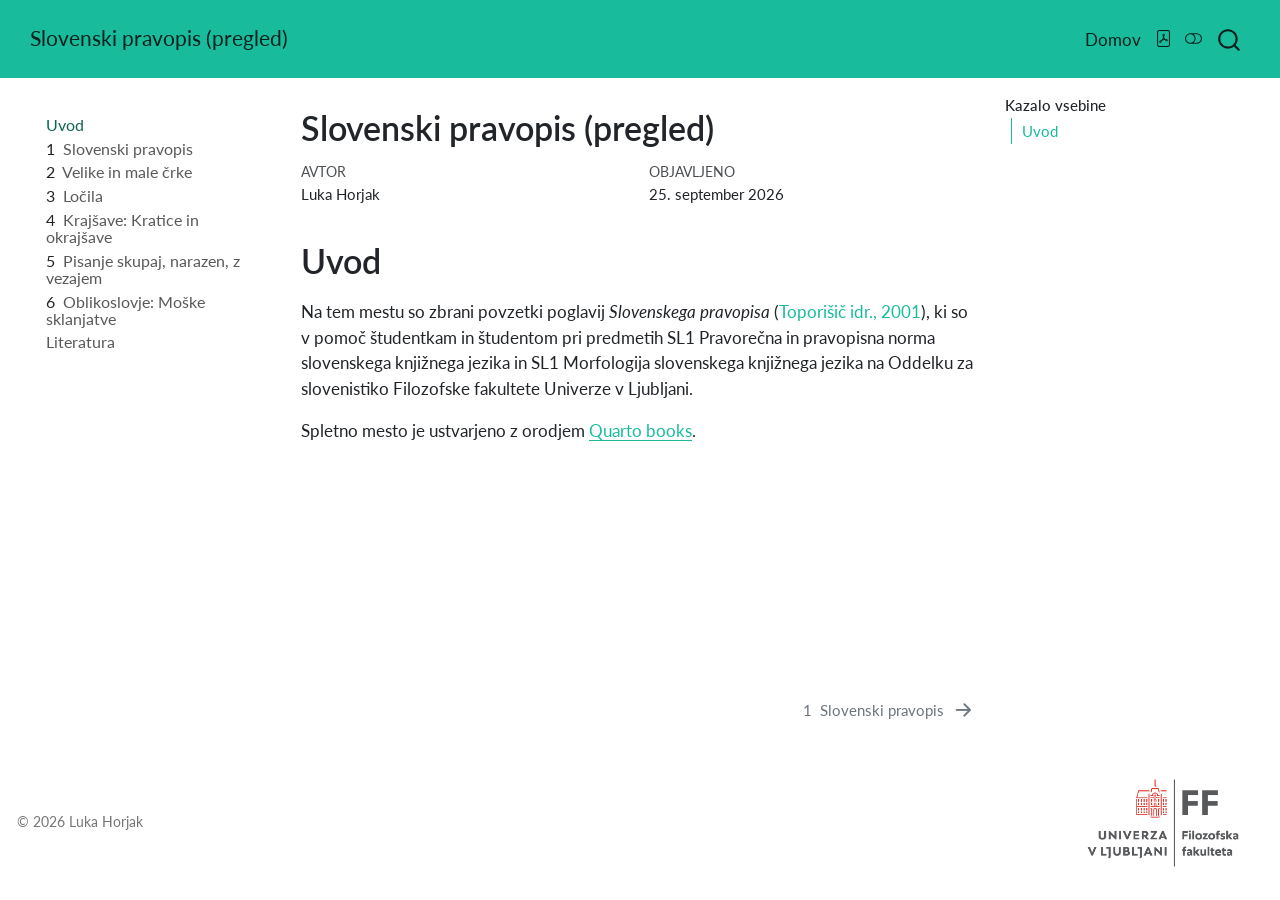
<file: index.html>
<!DOCTYPE html>
<html xmlns="http://www.w3.org/1999/xhtml" lang="sl" xml:lang="sl"><head>

<meta charset="utf-8">
<meta name="generator" content="quarto-1.9.37">

<meta name="viewport" content="width=device-width, initial-scale=1.0, user-scalable=yes">

<meta name="author" content="Luka Horjak">

<title>Slovenski pravopis (pregled)</title>
<style>
/* Default styles provided by pandoc.
** See https://pandoc.org/MANUAL.html#variables-for-html for config info.
*/
code{white-space: pre-wrap;}
span.smallcaps{font-variant: small-caps;}
div.columns{display: flex; gap: min(4vw, 1.5em);}
div.column{flex: auto; overflow-x: auto;}
div.hanging-indent{margin-left: 1.5em; text-indent: -1.5em;}
ul.task-list{list-style: none;}
ul.task-list li input[type="checkbox"] {
  width: 0.8em;
  margin: 0 0.8em 0.2em -1em; /* quarto-specific, see https://github.com/quarto-dev/quarto-cli/issues/4556 */ 
  vertical-align: middle;
}
/* CSS for citations */
div.csl-bib-body { }
div.csl-entry {
  clear: both;
  margin-bottom: 0em;
}
.hanging-indent div.csl-entry {
  margin-left:2em;
  text-indent:-2em;
}
div.csl-left-margin {
  min-width:2em;
  float:left;
}
div.csl-right-inline {
  margin-left:2em;
  padding-left:1em;
}
div.csl-indent {
  margin-left: 2em;
}</style>


<script src="site_libs/quarto-nav/quarto-nav.js"></script>
<script src="site_libs/quarto-nav/headroom.min.js"></script>
<script src="site_libs/clipboard/clipboard.min.js"></script>
<script src="site_libs/quarto-search/autocomplete.umd.js"></script>
<script src="site_libs/quarto-search/fuse.min.js"></script>
<script src="site_libs/quarto-search/quarto-search.js"></script>
<meta name="quarto:offset" content="./">
<link href="./_1Pravopis1.html" rel="next">
<script src="site_libs/quarto-html/quarto.js" type="module"></script>
<script src="site_libs/quarto-html/tabsets/tabsets.js" type="module"></script>
<script src="site_libs/quarto-html/popper.min.js"></script>
<script src="site_libs/quarto-html/tippy.umd.min.js"></script>
<script src="site_libs/quarto-html/anchor.min.js"></script>
<link href="site_libs/quarto-html/tippy.css" rel="stylesheet">
<link href="site_libs/quarto-html/quarto-syntax-highlighting-7f8f88aac4f3542376d5c11b86a4c14d.css" rel="stylesheet" class="quarto-color-scheme" id="quarto-text-highlighting-styles">
<link href="site_libs/quarto-html/quarto-syntax-highlighting-dark-d0ae9245876894da5ac7e18953ecc5cc.css" rel="stylesheet" class="quarto-color-scheme quarto-color-alternate" id="quarto-text-highlighting-styles">
<link href="site_libs/quarto-html/quarto-syntax-highlighting-7f8f88aac4f3542376d5c11b86a4c14d.css" rel="stylesheet" class="quarto-color-scheme-extra" id="quarto-text-highlighting-styles">
<script src="site_libs/bootstrap/bootstrap.min.js"></script>
<link href="site_libs/bootstrap/bootstrap-icons.css" rel="stylesheet">
<link href="site_libs/bootstrap/bootstrap-34a0e9f81c705c5f6744f10ed2066b87.min.css" rel="stylesheet" append-hash="true" class="quarto-color-scheme" id="quarto-bootstrap" data-mode="light">
<link href="site_libs/bootstrap/bootstrap-dark-d12fa299449e4def4713b2e7ab07e7f0.min.css" rel="stylesheet" append-hash="true" class="quarto-color-scheme quarto-color-alternate" id="quarto-bootstrap" data-mode="dark">
<link href="site_libs/bootstrap/bootstrap-34a0e9f81c705c5f6744f10ed2066b87.min.css" rel="stylesheet" append-hash="true" class="quarto-color-scheme-extra" id="quarto-bootstrap" data-mode="light">
<script id="quarto-search-options" type="application/json">{
  "location": "navbar",
  "copy-button": false,
  "collapse-after": 3,
  "panel-placement": "end",
  "type": "overlay",
  "limit": 50,
  "keyboard-shortcut": [
    "f",
    "/",
    "s"
  ],
  "show-item-context": false,
  "language": {
    "search-no-results-text": "Ni rezultatov",
    "search-matching-documents-text": "ujemajoči se dokumenti",
    "search-copy-link-title": "Kopiraj povezavo do iskanja",
    "search-hide-matches-text": "Skrij dodatne zadetke",
    "search-more-match-text": "več zadetkov v tem dokumentu",
    "search-more-matches-text": "več zadetkov v tem dokumentu",
    "search-clear-button-title": "Počisti",
    "search-text-placeholder": "",
    "search-detached-cancel-button-title": "Prekliči",
    "search-submit-button-title": "Pošlji",
    "search-label": "Iskanje"
  }
}</script>
<link href="https://fonts.googleapis.com/css2?family=Shantell+Sans:wght@400;500;600&amp;display=swap" rel="stylesheet">


<link rel="stylesheet" href="neat-annotations.css">
</head>

<body class="nav-sidebar floating nav-fixed quarto-light"><script id="quarto-html-before-body" type="application/javascript">
    const toggleBodyColorMode = (bsSheetEl) => {
      const mode = bsSheetEl.getAttribute("data-mode");
      const bodyEl = window.document.querySelector("body");
      if (mode === "dark") {
        bodyEl.classList.add("quarto-dark");
        bodyEl.classList.remove("quarto-light");
      } else {
        bodyEl.classList.add("quarto-light");
        bodyEl.classList.remove("quarto-dark");
      }
    }
    const toggleBodyColorPrimary = () => {
      const bsSheetEl = window.document.querySelector("link#quarto-bootstrap:not([rel=disabled-stylesheet])");
      if (bsSheetEl) {
        toggleBodyColorMode(bsSheetEl);
      }
    }
    const setColorSchemeToggle = (alternate) => {
      const toggles = window.document.querySelectorAll('.quarto-color-scheme-toggle');
      for (let i=0; i < toggles.length; i++) {
        const toggle = toggles[i];
        if (toggle) {
          if (alternate) {
            toggle.classList.add("alternate");
          } else {
            toggle.classList.remove("alternate");
          }
        }
      }
    };
    const toggleColorMode = (alternate) => {
      // Switch the stylesheets
      const primaryStylesheets = window.document.querySelectorAll('link.quarto-color-scheme:not(.quarto-color-alternate)');
      const alternateStylesheets = window.document.querySelectorAll('link.quarto-color-scheme.quarto-color-alternate');
      manageTransitions('#quarto-margin-sidebar .nav-link', false);
      if (alternate) {
        // note: dark is layered on light, we don't disable primary!
        enableStylesheet(alternateStylesheets);
        for (const sheetNode of alternateStylesheets) {
          if (sheetNode.id === "quarto-bootstrap") {
            toggleBodyColorMode(sheetNode);
          }
        }
      } else {
        disableStylesheet(alternateStylesheets);
        enableStylesheet(primaryStylesheets)
        toggleBodyColorPrimary();
      }
      manageTransitions('#quarto-margin-sidebar .nav-link', true);
      // Switch the toggles
      setColorSchemeToggle(alternate)
      // Hack to workaround the fact that safari doesn't
      // properly recolor the scrollbar when toggling (#1455)
      if (navigator.userAgent.indexOf('Safari') > 0 && navigator.userAgent.indexOf('Chrome') == -1) {
        manageTransitions("body", false);
        window.scrollTo(0, 1);
        setTimeout(() => {
          window.scrollTo(0, 0);
          manageTransitions("body", true);
        }, 40);
      }
    }
    const disableStylesheet = (stylesheets) => {
      for (let i=0; i < stylesheets.length; i++) {
        const stylesheet = stylesheets[i];
        stylesheet.rel = 'disabled-stylesheet';
      }
    }
    const enableStylesheet = (stylesheets) => {
      for (let i=0; i < stylesheets.length; i++) {
        const stylesheet = stylesheets[i];
        if(stylesheet.rel !== 'stylesheet') { // for Chrome, which will still FOUC without this check
          stylesheet.rel = 'stylesheet';
        }
      }
    }
    const manageTransitions = (selector, allowTransitions) => {
      const els = window.document.querySelectorAll(selector);
      for (let i=0; i < els.length; i++) {
        const el = els[i];
        if (allowTransitions) {
          el.classList.remove('notransition');
        } else {
          el.classList.add('notransition');
        }
      }
    }
    const isFileUrl = () => {
      return window.location.protocol === 'file:';
    }
    const hasAlternateSentinel = () => {
      let styleSentinel = getColorSchemeSentinel();
      if (styleSentinel !== null) {
        return styleSentinel === "alternate";
      } else {
        return false;
      }
    }
    const setStyleSentinel = (alternate) => {
      const value = alternate ? "alternate" : "default";
      if (!isFileUrl()) {
        window.localStorage.setItem("quarto-color-scheme", value);
      } else {
        localAlternateSentinel = value;
      }
    }
    const getColorSchemeSentinel = () => {
      if (!isFileUrl()) {
        const storageValue = window.localStorage.getItem("quarto-color-scheme");
        return storageValue != null ? storageValue : localAlternateSentinel;
      } else {
        return localAlternateSentinel;
      }
    }
    const toggleGiscusIfUsed = (isAlternate, darkModeDefault) => {
      const baseTheme = document.querySelector('#giscus-base-theme')?.value ?? 'light';
      const alternateTheme = document.querySelector('#giscus-alt-theme')?.value ?? 'dark';
      let newTheme = '';
      if(authorPrefersDark) {
        newTheme = isAlternate ? baseTheme : alternateTheme;
      } else {
        newTheme = isAlternate ? alternateTheme : baseTheme;
      }
      const changeGiscusTheme = () => {
        // From: https://github.com/giscus/giscus/issues/336
        const sendMessage = (message) => {
          const iframe = document.querySelector('iframe.giscus-frame');
          if (!iframe) return;
          iframe.contentWindow.postMessage({ giscus: message }, 'https://giscus.app');
        }
        sendMessage({
          setConfig: {
            theme: newTheme
          }
        });
      }
      const isGiscussLoaded = window.document.querySelector('iframe.giscus-frame') !== null;
      if (isGiscussLoaded) {
        changeGiscusTheme();
      }
    };
    const authorPrefersDark = false;
    const darkModeDefault = authorPrefersDark;
      document.querySelector('link#quarto-text-highlighting-styles.quarto-color-scheme-extra').rel = 'disabled-stylesheet';
      document.querySelector('link#quarto-bootstrap.quarto-color-scheme-extra').rel = 'disabled-stylesheet';
    let localAlternateSentinel = darkModeDefault ? 'alternate' : 'default';
    // Dark / light mode switch
    window.quartoToggleColorScheme = () => {
      // Read the current dark / light value
      let toAlternate = !hasAlternateSentinel();
      toggleColorMode(toAlternate);
      setStyleSentinel(toAlternate);
      toggleGiscusIfUsed(toAlternate, darkModeDefault);
      window.dispatchEvent(new Event('resize'));
    };
    // Switch to dark mode if need be
    if (hasAlternateSentinel()) {
      toggleColorMode(true);
    } else {
      toggleColorMode(false);
    }
  </script>

<div id="quarto-search-results"></div>
  <header id="quarto-header" class="headroom fixed-top">
    <nav class="navbar navbar-expand-lg " data-bs-theme="dark">
      <div class="navbar-container container-fluid">
      <div class="navbar-brand-container mx-auto">
    <a class="navbar-brand" href="./index.html">
    <span class="navbar-title">Slovenski pravopis (pregled)</span>
    </a>
  </div>
            <div id="quarto-search" class="" title="Iskanje"></div>
          <button class="navbar-toggler" type="button" data-bs-toggle="collapse" data-bs-target="#navbarCollapse" aria-controls="navbarCollapse" role="menu" aria-expanded="false" aria-label="Preklopi navigacijo" onclick="if (window.quartoToggleHeadroom) { window.quartoToggleHeadroom(); }">
  <span class="navbar-toggler-icon"></span>
</button>
          <div class="collapse navbar-collapse" id="navbarCollapse">
            <ul class="navbar-nav navbar-nav-scroll ms-auto">
  <li class="nav-item">
    <a class="nav-link active" href="./index.html" aria-current="page"> 
<span class="menu-text">Domov</span></a>
  </li>  
</ul>
          </div> <!-- /navcollapse -->
            <div class="quarto-navbar-tools">
    <a href="./slovenski-pravopis.pdf" title="Prenesi PDF" class="quarto-navigation-tool px-1" aria-label="Prenesi PDF"><i class="bi bi-file-pdf"></i></a>
  <a href="" class="quarto-color-scheme-toggle quarto-navigation-tool  px-1" onclick="window.quartoToggleColorScheme(); return false;" title="Preklopi temni način"><i class="bi"></i></a>
</div>
      </div> <!-- /container-fluid -->
    </nav>
  <nav class="quarto-secondary-nav">
    <div class="container-fluid d-flex">
      <button type="button" class="quarto-btn-toggle btn" data-bs-toggle="collapse" role="button" data-bs-target=".quarto-sidebar-collapse-item" aria-controls="quarto-sidebar" aria-expanded="false" aria-label="Preklopi navigacijo v stranski vrstici" onclick="if (window.quartoToggleHeadroom) { window.quartoToggleHeadroom(); }">
        <i class="bi bi-layout-text-sidebar-reverse"></i>
      </button>
        <nav class="quarto-page-breadcrumbs" aria-label="breadcrumb"><ol class="breadcrumb"><li class="breadcrumb-item"><a href="./index.html">Uvod</a></li></ol></nav>
        <a class="flex-grow-1" role="navigation" data-bs-toggle="collapse" data-bs-target=".quarto-sidebar-collapse-item" aria-controls="quarto-sidebar" aria-expanded="false" aria-label="Preklopi navigacijo v stranski vrstici" onclick="if (window.quartoToggleHeadroom) { window.quartoToggleHeadroom(); }">      
        </a>
    </div>
  </nav>
</header>
<!-- content -->
<div id="quarto-content" class="quarto-container page-columns page-rows-contents page-layout-article page-navbar">
<!-- sidebar -->
  <nav id="quarto-sidebar" class="sidebar collapse collapse-horizontal quarto-sidebar-collapse-item sidebar-navigation floating overflow-auto">
    <div class="sidebar-menu-container"> 
    <ul class="list-unstyled mt-1">
        <li class="sidebar-item">
  <div class="sidebar-item-container"> 
  <a href="./index.html" class="sidebar-item-text sidebar-link active">
 <span class="menu-text">Uvod</span></a>
  </div>
</li>
        <li class="sidebar-item">
  <div class="sidebar-item-container"> 
  <a href="./_1Pravopis1.html" class="sidebar-item-text sidebar-link">
 <span class="menu-text"><span class="chapter-number">1</span>&nbsp; <span class="chapter-title">Slovenski pravopis</span></span></a>
  </div>
</li>
        <li class="sidebar-item">
  <div class="sidebar-item-container"> 
  <a href="./_2Začetnica.html" class="sidebar-item-text sidebar-link">
 <span class="menu-text"><span class="chapter-number">2</span>&nbsp; <span class="chapter-title">Velike in male črke</span></span></a>
  </div>
</li>
        <li class="sidebar-item">
  <div class="sidebar-item-container"> 
  <a href="./_3Ločila.html" class="sidebar-item-text sidebar-link">
 <span class="menu-text"><span class="chapter-number">3</span>&nbsp; <span class="chapter-title">Ločila</span></span></a>
  </div>
</li>
        <li class="sidebar-item">
  <div class="sidebar-item-container"> 
  <a href="./_4Kratice.html" class="sidebar-item-text sidebar-link">
 <span class="menu-text"><span class="chapter-number">4</span>&nbsp; <span class="chapter-title">Krajšave: Kratice in okrajšave</span></span></a>
  </div>
</li>
        <li class="sidebar-item">
  <div class="sidebar-item-container"> 
  <a href="./_5Pisanje.html" class="sidebar-item-text sidebar-link">
 <span class="menu-text"><span class="chapter-number">5</span>&nbsp; <span class="chapter-title">Pisanje skupaj, narazen, z vezajem</span></span></a>
  </div>
</li>
        <li class="sidebar-item">
  <div class="sidebar-item-container"> 
  <a href="./_6Sklanjatve.html" class="sidebar-item-text sidebar-link">
 <span class="menu-text"><span class="chapter-number">6</span>&nbsp; <span class="chapter-title">Oblikoslovje: Moške sklanjatve</span></span></a>
  </div>
</li>
        <li class="sidebar-item">
  <div class="sidebar-item-container"> 
  <a href="./references.html" class="sidebar-item-text sidebar-link">
 <span class="menu-text">Literatura</span></a>
  </div>
</li>
    </ul>
    </div>
</nav>
<div id="quarto-sidebar-glass" class="quarto-sidebar-collapse-item" data-bs-toggle="collapse" data-bs-target=".quarto-sidebar-collapse-item"></div>
<!-- margin-sidebar -->
    <div id="quarto-margin-sidebar" class="sidebar margin-sidebar">
        <nav id="TOC" role="doc-toc" class="toc-active">
    <h2 id="toc-title">Kazalo vsebine</h2>
   
  <ul>
  <li><a href="#uvod" id="toc-uvod" class="nav-link active" data-scroll-target="#uvod">Uvod</a></li>
  </ul>
</nav>
    </div>
<!-- main -->
<main class="content" id="quarto-document-content">


<header id="title-block-header" class="quarto-title-block default">
<div class="quarto-title">
<h1 class="title">Slovenski pravopis (pregled)</h1>
</div>



<div class="quarto-title-meta">

    <div>
    <div class="quarto-title-meta-heading">Avtor</div>
    <div class="quarto-title-meta-contents">
             <p>Luka Horjak </p>
          </div>
  </div>
    
    <div>
    <div class="quarto-title-meta-heading">Objavljeno</div>
    <div class="quarto-title-meta-contents">
      <p class="date">25. september 2026</p>
    </div>
  </div>
  
    
  </div>
  


</header>


<section id="uvod" class="level1 unnumbered">
<h1 class="unnumbered">Uvod</h1>
<p>Na tem mestu so zbrani povzetki poglavij <em>Slovenskega pravopisa</em> <span class="citation" data-cites="toporisic_slovenski_2001">(<a href="references.html#ref-toporisic_slovenski_2001" role="doc-biblioref">Toporišič idr., 2001</a>)</span>, ki so v pomoč študentkam in študentom pri predmetih SL1 Pravorečna in pravopisna norma slovenskega knjižnega jezika in SL1 Morfologija slovenskega knjižnega jezika na Oddelku za slovenistiko Filozofske fakultete Univerze v Ljubljani.</p>
<p>Spletno mesto je ustvarjeno z orodjem <a href="https://quarto.org/docs/books">Quarto books</a>.</p>


<div id="refs" class="references csl-bib-body hanging-indent" data-entry-spacing="0" data-line-spacing="2" role="list" style="display: none">
<div id="ref-toporisic_slovenski_2001" class="csl-entry" role="listitem">
Toporišič, J., Ahlin, M., Dular, J., Gantar, K., Jakopin, F., Menart, J., Moder, J., Pogorelec, B., Suhadolnik, S., &amp; Hajnšek-Holz, M. (Ur.). (2001). <em>Slovenski pravopis</em>. <span>ZRC</span> <span>SAZU</span>. <a href="https://www.fran.si">www.fran.si</a>
</div>
</div>
</section>

</main> <!-- /main -->
<script id="quarto-html-after-body" type="application/javascript">
  window.document.addEventListener("DOMContentLoaded", function (event) {
    // Ensure there is a toggle, if there isn't float one in the top right
    if (window.document.querySelector('.quarto-color-scheme-toggle') === null) {
      const a = window.document.createElement('a');
      a.classList.add('top-right');
      a.classList.add('quarto-color-scheme-toggle');
      a.href = "";
      a.onclick = function() { try { window.quartoToggleColorScheme(); } catch {} return false; };
      const i = window.document.createElement("i");
      i.classList.add('bi');
      a.appendChild(i);
      window.document.body.appendChild(a);
    }
    setColorSchemeToggle(hasAlternateSentinel())
    const icon = "";
    const anchorJS = new window.AnchorJS();
    anchorJS.options = {
      placement: 'right',
      icon: icon
    };
    anchorJS.add('.anchored');
    const isCodeAnnotation = (el) => {
      for (const clz of el.classList) {
        if (clz.startsWith('code-annotation-')) {                     
          return true;
        }
      }
      return false;
    }
    const onCopySuccess = function(e) {
      // button target
      const button = e.trigger;
      // don't keep focus
      button.blur();
      // flash "checked"
      button.classList.add('code-copy-button-checked');
      var currentTitle = button.getAttribute("title");
      button.setAttribute("title", "Kopirano!");
      let tooltip;
      if (window.bootstrap) {
        button.setAttribute("data-bs-toggle", "tooltip");
        button.setAttribute("data-bs-placement", "left");
        button.setAttribute("data-bs-title", "Kopirano!");
        tooltip = new bootstrap.Tooltip(button, 
          { trigger: "manual", 
            customClass: "code-copy-button-tooltip",
            offset: [0, -8]});
        tooltip.show();    
      }
      setTimeout(function() {
        if (tooltip) {
          tooltip.hide();
          button.removeAttribute("data-bs-title");
          button.removeAttribute("data-bs-toggle");
          button.removeAttribute("data-bs-placement");
        }
        button.setAttribute("title", currentTitle);
        button.classList.remove('code-copy-button-checked');
      }, 1000);
      // clear code selection
      e.clearSelection();
    }
    const getTextToCopy = function(trigger) {
      const outerScaffold = trigger.parentElement.cloneNode(true);
      const codeEl = outerScaffold.querySelector('code');
      for (const childEl of codeEl.children) {
        if (isCodeAnnotation(childEl)) {
          childEl.remove();
        }
      }
      return codeEl.innerText;
    }
    const clipboard = new window.ClipboardJS('.code-copy-button:not([data-in-quarto-modal])', {
      text: getTextToCopy
    });
    clipboard.on('success', onCopySuccess);
    if (window.document.getElementById('quarto-embedded-source-code-modal')) {
      const clipboardModal = new window.ClipboardJS('.code-copy-button[data-in-quarto-modal]', {
        text: getTextToCopy,
        container: window.document.getElementById('quarto-embedded-source-code-modal')
      });
      clipboardModal.on('success', onCopySuccess);
    }
      var localhostRegex = new RegExp(/^(?:http|https):\/\/localhost\:?[0-9]*\//);
      var mailtoRegex = new RegExp(/^mailto:/);
        var filterRegex = new RegExp('/' + window.location.host + '/');
      var isInternal = (href) => {
          return filterRegex.test(href) || localhostRegex.test(href) || mailtoRegex.test(href);
      }
      // Inspect non-navigation links and adorn them if external
     var links = window.document.querySelectorAll('a[href]:not(.nav-link):not(.navbar-brand):not(.toc-action):not(.sidebar-link):not(.sidebar-item-toggle):not(.pagination-link):not(.no-external):not([aria-hidden]):not(.dropdown-item):not(.quarto-navigation-tool):not(.about-link)');
      for (var i=0; i<links.length; i++) {
        const link = links[i];
        if (!isInternal(link.href)) {
          // undo the damage that might have been done by quarto-nav.js in the case of
          // links that we want to consider external
          if (link.dataset.originalHref !== undefined) {
            link.href = link.dataset.originalHref;
          }
        }
      }
    function tippyHover(el, contentFn, onTriggerFn, onUntriggerFn) {
      const config = {
        allowHTML: true,
        maxWidth: 500,
        delay: 100,
        arrow: false,
        appendTo: function(el) {
            return el.parentElement;
        },
        interactive: true,
        interactiveBorder: 10,
        theme: 'quarto',
        placement: 'bottom-start',
      };
      if (contentFn) {
        config.content = contentFn;
      }
      if (onTriggerFn) {
        config.onTrigger = onTriggerFn;
      }
      if (onUntriggerFn) {
        config.onUntrigger = onUntriggerFn;
      }
      window.tippy(el, config); 
    }
    const noterefs = window.document.querySelectorAll('a[role="doc-noteref"]');
    for (var i=0; i<noterefs.length; i++) {
      const ref = noterefs[i];
      tippyHover(ref, function() {
        // use id or data attribute instead here
        let href = ref.getAttribute('data-footnote-href') || ref.getAttribute('href');
        try { href = new URL(href).hash; } catch {}
        const id = href.replace(/^#\/?/, "");
        const note = window.document.getElementById(id);
        if (note) {
          return note.innerHTML;
        } else {
          return "";
        }
      });
    }
    const xrefs = window.document.querySelectorAll('a.quarto-xref');
    const processXRef = (id, note) => {
      // Strip column container classes
      const stripColumnClz = (el) => {
        el.classList.remove("page-full", "page-columns");
        if (el.children) {
          for (const child of el.children) {
            stripColumnClz(child);
          }
        }
      }
      stripColumnClz(note)
      if (id === null || id.startsWith('sec-')) {
        // Special case sections, only their first couple elements
        const container = document.createElement("div");
        if (note.children && note.children.length > 2) {
          container.appendChild(note.children[0].cloneNode(true));
          for (let i = 1; i < note.children.length; i++) {
            const child = note.children[i];
            if (child.tagName === "P" && child.innerText === "") {
              continue;
            } else {
              container.appendChild(child.cloneNode(true));
              break;
            }
          }
          if (window.Quarto?.typesetMath) {
            window.Quarto.typesetMath(container);
          }
          return container.innerHTML
        } else {
          if (window.Quarto?.typesetMath) {
            window.Quarto.typesetMath(note);
          }
          return note.innerHTML;
        }
      } else {
        // Remove any anchor links if they are present
        const anchorLink = note.querySelector('a.anchorjs-link');
        if (anchorLink) {
          anchorLink.remove();
        }
        if (window.Quarto?.typesetMath) {
          window.Quarto.typesetMath(note);
        }
        if (note.classList.contains("callout")) {
          return note.outerHTML;
        } else {
          return note.innerHTML;
        }
      }
    }
    for (var i=0; i<xrefs.length; i++) {
      const xref = xrefs[i];
      tippyHover(xref, undefined, function(instance) {
        instance.disable();
        let url = xref.getAttribute('href');
        let hash = undefined; 
        if (url.startsWith('#')) {
          hash = url;
        } else {
          try { hash = new URL(url).hash; } catch {}
        }
        if (hash) {
          const id = hash.replace(/^#\/?/, "");
          const note = window.document.getElementById(id);
          if (note !== null) {
            try {
              const html = processXRef(id, note.cloneNode(true));
              instance.setContent(html);
            } finally {
              instance.enable();
              instance.show();
            }
          } else {
            // See if we can fetch this
            fetch(url.split('#')[0])
            .then(res => res.text())
            .then(html => {
              const parser = new DOMParser();
              const htmlDoc = parser.parseFromString(html, "text/html");
              const note = htmlDoc.getElementById(id);
              if (note !== null) {
                const html = processXRef(id, note);
                instance.setContent(html);
              } 
            }).finally(() => {
              instance.enable();
              instance.show();
            });
          }
        } else {
          // See if we can fetch a full url (with no hash to target)
          // This is a special case and we should probably do some content thinning / targeting
          fetch(url)
          .then(res => res.text())
          .then(html => {
            const parser = new DOMParser();
            const htmlDoc = parser.parseFromString(html, "text/html");
            const note = htmlDoc.querySelector('main.content');
            if (note !== null) {
              // This should only happen for chapter cross references
              // (since there is no id in the URL)
              // remove the first header
              if (note.children.length > 0 && note.children[0].tagName === "HEADER") {
                note.children[0].remove();
              }
              const html = processXRef(null, note);
              instance.setContent(html);
            } 
          }).finally(() => {
            instance.enable();
            instance.show();
          });
        }
      }, function(instance) {
      });
    }
        let selectedAnnoteEl;
        const selectorForAnnotation = ( cell, annotation) => {
          let cellAttr = 'data-code-cell="' + cell + '"';
          let lineAttr = 'data-code-annotation="' +  annotation + '"';
          const selector = 'span[' + cellAttr + '][' + lineAttr + ']';
          return selector;
        }
        const selectCodeLines = (annoteEl) => {
          const doc = window.document;
          const targetCell = annoteEl.getAttribute("data-target-cell");
          const targetAnnotation = annoteEl.getAttribute("data-target-annotation");
          const annoteSpan = window.document.querySelector(selectorForAnnotation(targetCell, targetAnnotation));
          const lines = annoteSpan.getAttribute("data-code-lines").split(",");
          const lineIds = lines.map((line) => {
            return targetCell + "-" + line;
          })
          let top = null;
          let height = null;
          let parent = null;
          if (lineIds.length > 0) {
              //compute the position of the single el (top and bottom and make a div)
              const el = window.document.getElementById(lineIds[0]);
              top = el.offsetTop;
              height = el.offsetHeight;
              parent = el.parentElement.parentElement;
            if (lineIds.length > 1) {
              const lastEl = window.document.getElementById(lineIds[lineIds.length - 1]);
              const bottom = lastEl.offsetTop + lastEl.offsetHeight;
              height = bottom - top;
            }
            if (top !== null && height !== null && parent !== null) {
              // cook up a div (if necessary) and position it 
              let div = window.document.getElementById("code-annotation-line-highlight");
              if (div === null) {
                div = window.document.createElement("div");
                div.setAttribute("id", "code-annotation-line-highlight");
                div.style.position = 'absolute';
                parent.appendChild(div);
              }
              div.style.top = top - 2 + "px";
              div.style.height = height + 4 + "px";
              div.style.left = 0;
              let gutterDiv = window.document.getElementById("code-annotation-line-highlight-gutter");
              if (gutterDiv === null) {
                gutterDiv = window.document.createElement("div");
                gutterDiv.setAttribute("id", "code-annotation-line-highlight-gutter");
                gutterDiv.style.position = 'absolute';
                const codeCell = window.document.getElementById(targetCell);
                const gutter = codeCell.querySelector('.code-annotation-gutter');
                gutter.appendChild(gutterDiv);
              }
              gutterDiv.style.top = top - 2 + "px";
              gutterDiv.style.height = height + 4 + "px";
            }
            selectedAnnoteEl = annoteEl;
          }
        };
        const unselectCodeLines = () => {
          const elementsIds = ["code-annotation-line-highlight", "code-annotation-line-highlight-gutter"];
          elementsIds.forEach((elId) => {
            const div = window.document.getElementById(elId);
            if (div) {
              div.remove();
            }
          });
          selectedAnnoteEl = undefined;
        };
          // Handle positioning of the toggle
      window.addEventListener(
        "resize",
        throttle(() => {
          elRect = undefined;
          if (selectedAnnoteEl) {
            selectCodeLines(selectedAnnoteEl);
          }
        }, 10)
      );
      function throttle(fn, ms) {
      let throttle = false;
      let timer;
        return (...args) => {
          if(!throttle) { // first call gets through
              fn.apply(this, args);
              throttle = true;
          } else { // all the others get throttled
              if(timer) clearTimeout(timer); // cancel #2
              timer = setTimeout(() => {
                fn.apply(this, args);
                timer = throttle = false;
              }, ms);
          }
        };
      }
        // Attach click handler to the DT
        const annoteDls = window.document.querySelectorAll('dt[data-target-cell]');
        for (const annoteDlNode of annoteDls) {
          annoteDlNode.addEventListener('click', (event) => {
            const clickedEl = event.target;
            if (clickedEl !== selectedAnnoteEl) {
              unselectCodeLines();
              const activeEl = window.document.querySelector('dt[data-target-cell].code-annotation-active');
              if (activeEl) {
                activeEl.classList.remove('code-annotation-active');
              }
              selectCodeLines(clickedEl);
              clickedEl.classList.add('code-annotation-active');
            } else {
              // Unselect the line
              unselectCodeLines();
              clickedEl.classList.remove('code-annotation-active');
            }
          });
        }
    const findCites = (el) => {
      const parentEl = el.parentElement;
      if (parentEl) {
        const cites = parentEl.dataset.cites;
        if (cites) {
          return {
            el,
            cites: cites.split(' ')
          };
        } else {
          return findCites(el.parentElement)
        }
      } else {
        return undefined;
      }
    };
    var bibliorefs = window.document.querySelectorAll('a[role="doc-biblioref"]');
    for (var i=0; i<bibliorefs.length; i++) {
      const ref = bibliorefs[i];
      const citeInfo = findCites(ref);
      if (citeInfo) {
        tippyHover(citeInfo.el, function() {
          var popup = window.document.createElement('div');
          citeInfo.cites.forEach(function(cite) {
            var citeDiv = window.document.createElement('div');
            citeDiv.classList.add('hanging-indent');
            citeDiv.classList.add('csl-entry');
            var biblioDiv = window.document.getElementById('ref-' + cite);
            if (biblioDiv) {
              citeDiv.innerHTML = biblioDiv.innerHTML;
            }
            popup.appendChild(citeDiv);
          });
          return popup.innerHTML;
        });
      }
    }
  });
  </script>
<nav class="page-navigation">
  <div class="nav-page nav-page-previous">
  </div>
  <div class="nav-page nav-page-next">
      <a href="./_1Pravopis1.html" class="pagination-link" aria-label="Slovenski pravopis">
        <span class="nav-page-text"><span class="chapter-number">1</span>&nbsp; <span class="chapter-title">Slovenski pravopis</span></span> <i class="bi bi-arrow-right-short"></i>
      </a>
  </div>
</nav>
</div> <!-- /content -->
<footer class="footer">
  <div class="nav-footer">
    <div class="nav-footer-left">
<p>© 2026 Luka Horjak</p>
</div>   
    <div class="nav-footer-center">
      &nbsp;
    </div>
    <div class="nav-footer-right">
<p><img src="images/ul_ff-logover-rgb_barv.png" class="img-fluid" width="200"></p>
</div>
  </div>
</footer>




</body></html>
</file>
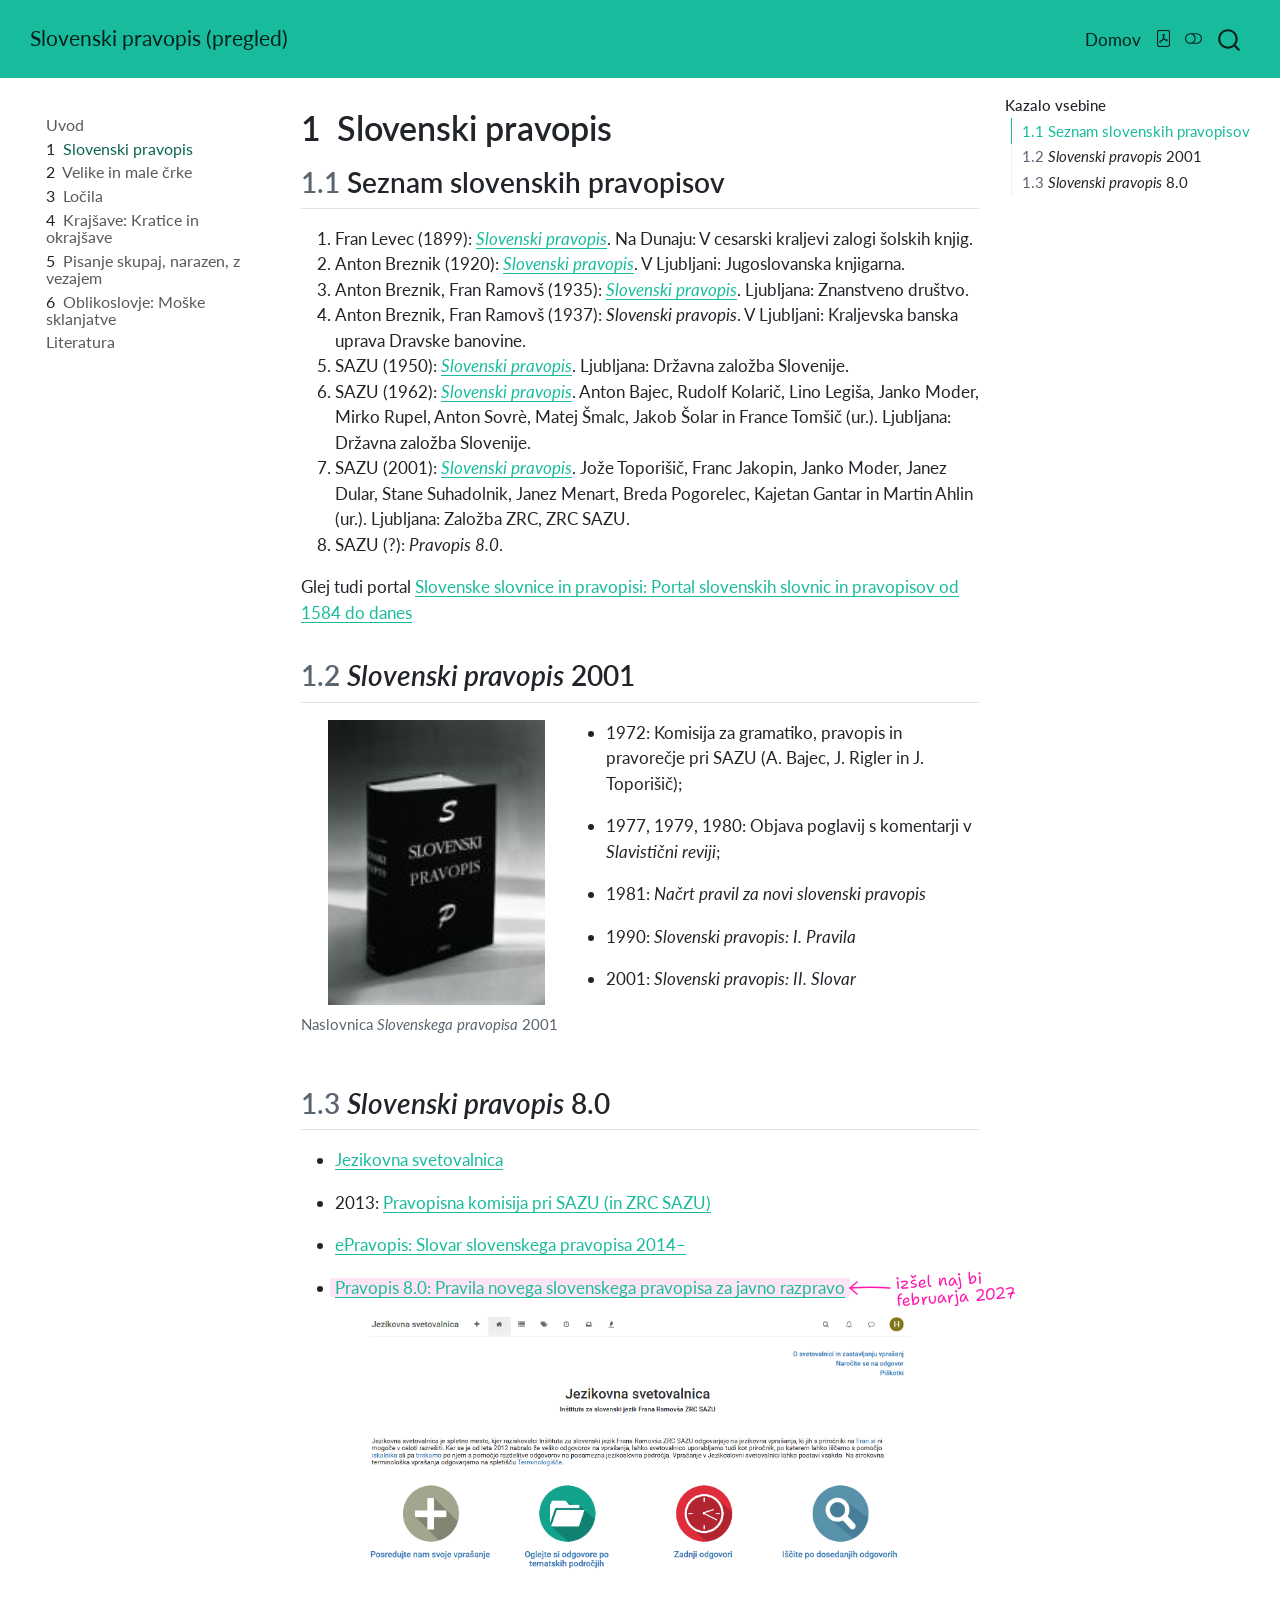
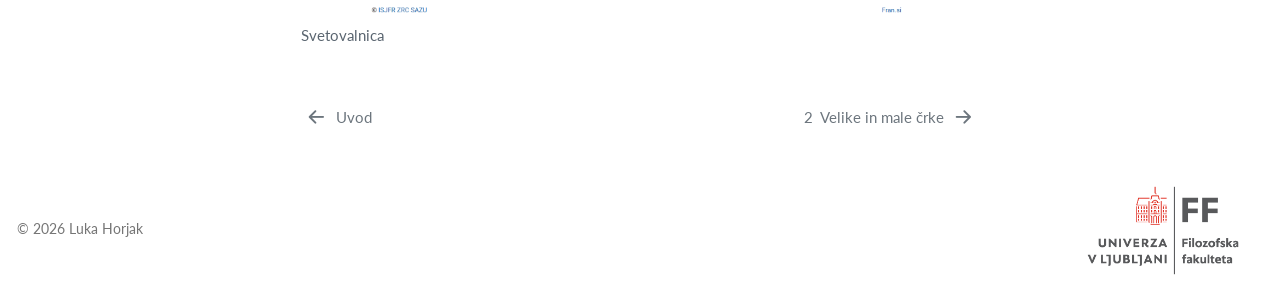
<file: _1Pravopis1.html>
<!DOCTYPE html>
<html xmlns="http://www.w3.org/1999/xhtml" lang="sl" xml:lang="sl"><head>

<meta charset="utf-8">
<meta name="generator" content="quarto-1.9.37">

<meta name="viewport" content="width=device-width, initial-scale=1.0, user-scalable=yes">


<title>1&nbsp; Slovenski pravopis – Slovenski pravopis (pregled)</title>
<style>
/* Default styles provided by pandoc.
** See https://pandoc.org/MANUAL.html#variables-for-html for config info.
*/
code{white-space: pre-wrap;}
span.smallcaps{font-variant: small-caps;}
div.columns{display: flex; gap: min(4vw, 1.5em);}
div.column{flex: auto; overflow-x: auto;}
div.hanging-indent{margin-left: 1.5em; text-indent: -1.5em;}
ul.task-list{list-style: none;}
ul.task-list li input[type="checkbox"] {
  width: 0.8em;
  margin: 0 0.8em 0.2em -1em; /* quarto-specific, see https://github.com/quarto-dev/quarto-cli/issues/4556 */ 
  vertical-align: middle;
}
</style>


<script src="site_libs/quarto-nav/quarto-nav.js"></script>
<script src="site_libs/quarto-nav/headroom.min.js"></script>
<script src="site_libs/clipboard/clipboard.min.js"></script>
<script src="site_libs/quarto-search/autocomplete.umd.js"></script>
<script src="site_libs/quarto-search/fuse.min.js"></script>
<script src="site_libs/quarto-search/quarto-search.js"></script>
<meta name="quarto:offset" content="./">
<link href="./_2Začetnica.html" rel="next">
<link href="./index.html" rel="prev">
<script src="site_libs/quarto-html/quarto.js" type="module"></script>
<script src="site_libs/quarto-html/tabsets/tabsets.js" type="module"></script>
<script src="site_libs/quarto-html/popper.min.js"></script>
<script src="site_libs/quarto-html/tippy.umd.min.js"></script>
<script src="site_libs/quarto-html/anchor.min.js"></script>
<link href="site_libs/quarto-html/tippy.css" rel="stylesheet">
<link href="site_libs/quarto-html/quarto-syntax-highlighting-7f8f88aac4f3542376d5c11b86a4c14d.css" rel="stylesheet" class="quarto-color-scheme" id="quarto-text-highlighting-styles">
<link href="site_libs/quarto-html/quarto-syntax-highlighting-dark-d0ae9245876894da5ac7e18953ecc5cc.css" rel="stylesheet" class="quarto-color-scheme quarto-color-alternate" id="quarto-text-highlighting-styles">
<link href="site_libs/quarto-html/quarto-syntax-highlighting-7f8f88aac4f3542376d5c11b86a4c14d.css" rel="stylesheet" class="quarto-color-scheme-extra" id="quarto-text-highlighting-styles">
<script src="site_libs/bootstrap/bootstrap.min.js"></script>
<link href="site_libs/bootstrap/bootstrap-icons.css" rel="stylesheet">
<link href="site_libs/bootstrap/bootstrap-34a0e9f81c705c5f6744f10ed2066b87.min.css" rel="stylesheet" append-hash="true" class="quarto-color-scheme" id="quarto-bootstrap" data-mode="light">
<link href="site_libs/bootstrap/bootstrap-dark-d12fa299449e4def4713b2e7ab07e7f0.min.css" rel="stylesheet" append-hash="true" class="quarto-color-scheme quarto-color-alternate" id="quarto-bootstrap" data-mode="dark">
<link href="site_libs/bootstrap/bootstrap-34a0e9f81c705c5f6744f10ed2066b87.min.css" rel="stylesheet" append-hash="true" class="quarto-color-scheme-extra" id="quarto-bootstrap" data-mode="light">
<script id="quarto-search-options" type="application/json">{
  "location": "navbar",
  "copy-button": false,
  "collapse-after": 3,
  "panel-placement": "end",
  "type": "overlay",
  "limit": 50,
  "keyboard-shortcut": [
    "f",
    "/",
    "s"
  ],
  "show-item-context": false,
  "language": {
    "search-no-results-text": "Ni rezultatov",
    "search-matching-documents-text": "ujemajoči se dokumenti",
    "search-copy-link-title": "Kopiraj povezavo do iskanja",
    "search-hide-matches-text": "Skrij dodatne zadetke",
    "search-more-match-text": "več zadetkov v tem dokumentu",
    "search-more-matches-text": "več zadetkov v tem dokumentu",
    "search-clear-button-title": "Počisti",
    "search-text-placeholder": "",
    "search-detached-cancel-button-title": "Prekliči",
    "search-submit-button-title": "Pošlji",
    "search-label": "Iskanje"
  }
}</script>
<link href="https://fonts.googleapis.com/css2?family=Shantell+Sans:wght@400;500;600&amp;display=swap" rel="stylesheet">


<link rel="stylesheet" href="neat-annotations.css">
</head>

<body class="nav-sidebar floating nav-fixed quarto-light"><script id="quarto-html-before-body" type="application/javascript">
    const toggleBodyColorMode = (bsSheetEl) => {
      const mode = bsSheetEl.getAttribute("data-mode");
      const bodyEl = window.document.querySelector("body");
      if (mode === "dark") {
        bodyEl.classList.add("quarto-dark");
        bodyEl.classList.remove("quarto-light");
      } else {
        bodyEl.classList.add("quarto-light");
        bodyEl.classList.remove("quarto-dark");
      }
    }
    const toggleBodyColorPrimary = () => {
      const bsSheetEl = window.document.querySelector("link#quarto-bootstrap:not([rel=disabled-stylesheet])");
      if (bsSheetEl) {
        toggleBodyColorMode(bsSheetEl);
      }
    }
    const setColorSchemeToggle = (alternate) => {
      const toggles = window.document.querySelectorAll('.quarto-color-scheme-toggle');
      for (let i=0; i < toggles.length; i++) {
        const toggle = toggles[i];
        if (toggle) {
          if (alternate) {
            toggle.classList.add("alternate");
          } else {
            toggle.classList.remove("alternate");
          }
        }
      }
    };
    const toggleColorMode = (alternate) => {
      // Switch the stylesheets
      const primaryStylesheets = window.document.querySelectorAll('link.quarto-color-scheme:not(.quarto-color-alternate)');
      const alternateStylesheets = window.document.querySelectorAll('link.quarto-color-scheme.quarto-color-alternate');
      manageTransitions('#quarto-margin-sidebar .nav-link', false);
      if (alternate) {
        // note: dark is layered on light, we don't disable primary!
        enableStylesheet(alternateStylesheets);
        for (const sheetNode of alternateStylesheets) {
          if (sheetNode.id === "quarto-bootstrap") {
            toggleBodyColorMode(sheetNode);
          }
        }
      } else {
        disableStylesheet(alternateStylesheets);
        enableStylesheet(primaryStylesheets)
        toggleBodyColorPrimary();
      }
      manageTransitions('#quarto-margin-sidebar .nav-link', true);
      // Switch the toggles
      setColorSchemeToggle(alternate)
      // Hack to workaround the fact that safari doesn't
      // properly recolor the scrollbar when toggling (#1455)
      if (navigator.userAgent.indexOf('Safari') > 0 && navigator.userAgent.indexOf('Chrome') == -1) {
        manageTransitions("body", false);
        window.scrollTo(0, 1);
        setTimeout(() => {
          window.scrollTo(0, 0);
          manageTransitions("body", true);
        }, 40);
      }
    }
    const disableStylesheet = (stylesheets) => {
      for (let i=0; i < stylesheets.length; i++) {
        const stylesheet = stylesheets[i];
        stylesheet.rel = 'disabled-stylesheet';
      }
    }
    const enableStylesheet = (stylesheets) => {
      for (let i=0; i < stylesheets.length; i++) {
        const stylesheet = stylesheets[i];
        if(stylesheet.rel !== 'stylesheet') { // for Chrome, which will still FOUC without this check
          stylesheet.rel = 'stylesheet';
        }
      }
    }
    const manageTransitions = (selector, allowTransitions) => {
      const els = window.document.querySelectorAll(selector);
      for (let i=0; i < els.length; i++) {
        const el = els[i];
        if (allowTransitions) {
          el.classList.remove('notransition');
        } else {
          el.classList.add('notransition');
        }
      }
    }
    const isFileUrl = () => {
      return window.location.protocol === 'file:';
    }
    const hasAlternateSentinel = () => {
      let styleSentinel = getColorSchemeSentinel();
      if (styleSentinel !== null) {
        return styleSentinel === "alternate";
      } else {
        return false;
      }
    }
    const setStyleSentinel = (alternate) => {
      const value = alternate ? "alternate" : "default";
      if (!isFileUrl()) {
        window.localStorage.setItem("quarto-color-scheme", value);
      } else {
        localAlternateSentinel = value;
      }
    }
    const getColorSchemeSentinel = () => {
      if (!isFileUrl()) {
        const storageValue = window.localStorage.getItem("quarto-color-scheme");
        return storageValue != null ? storageValue : localAlternateSentinel;
      } else {
        return localAlternateSentinel;
      }
    }
    const toggleGiscusIfUsed = (isAlternate, darkModeDefault) => {
      const baseTheme = document.querySelector('#giscus-base-theme')?.value ?? 'light';
      const alternateTheme = document.querySelector('#giscus-alt-theme')?.value ?? 'dark';
      let newTheme = '';
      if(authorPrefersDark) {
        newTheme = isAlternate ? baseTheme : alternateTheme;
      } else {
        newTheme = isAlternate ? alternateTheme : baseTheme;
      }
      const changeGiscusTheme = () => {
        // From: https://github.com/giscus/giscus/issues/336
        const sendMessage = (message) => {
          const iframe = document.querySelector('iframe.giscus-frame');
          if (!iframe) return;
          iframe.contentWindow.postMessage({ giscus: message }, 'https://giscus.app');
        }
        sendMessage({
          setConfig: {
            theme: newTheme
          }
        });
      }
      const isGiscussLoaded = window.document.querySelector('iframe.giscus-frame') !== null;
      if (isGiscussLoaded) {
        changeGiscusTheme();
      }
    };
    const authorPrefersDark = false;
    const darkModeDefault = authorPrefersDark;
      document.querySelector('link#quarto-text-highlighting-styles.quarto-color-scheme-extra').rel = 'disabled-stylesheet';
      document.querySelector('link#quarto-bootstrap.quarto-color-scheme-extra').rel = 'disabled-stylesheet';
    let localAlternateSentinel = darkModeDefault ? 'alternate' : 'default';
    // Dark / light mode switch
    window.quartoToggleColorScheme = () => {
      // Read the current dark / light value
      let toAlternate = !hasAlternateSentinel();
      toggleColorMode(toAlternate);
      setStyleSentinel(toAlternate);
      toggleGiscusIfUsed(toAlternate, darkModeDefault);
      window.dispatchEvent(new Event('resize'));
    };
    // Switch to dark mode if need be
    if (hasAlternateSentinel()) {
      toggleColorMode(true);
    } else {
      toggleColorMode(false);
    }
  </script>

<div id="quarto-search-results"></div>
  <header id="quarto-header" class="headroom fixed-top">
    <nav class="navbar navbar-expand-lg " data-bs-theme="dark">
      <div class="navbar-container container-fluid">
      <div class="navbar-brand-container mx-auto">
    <a class="navbar-brand" href="./index.html">
    <span class="navbar-title">Slovenski pravopis (pregled)</span>
    </a>
  </div>
            <div id="quarto-search" class="" title="Iskanje"></div>
          <button class="navbar-toggler" type="button" data-bs-toggle="collapse" data-bs-target="#navbarCollapse" aria-controls="navbarCollapse" role="menu" aria-expanded="false" aria-label="Preklopi navigacijo" onclick="if (window.quartoToggleHeadroom) { window.quartoToggleHeadroom(); }">
  <span class="navbar-toggler-icon"></span>
</button>
          <div class="collapse navbar-collapse" id="navbarCollapse">
            <ul class="navbar-nav navbar-nav-scroll ms-auto">
  <li class="nav-item">
    <a class="nav-link active" href="./index.html" aria-current="page"> 
<span class="menu-text">Domov</span></a>
  </li>  
</ul>
          </div> <!-- /navcollapse -->
            <div class="quarto-navbar-tools">
    <a href="./slovenski-pravopis.pdf" title="Prenesi PDF" class="quarto-navigation-tool px-1" aria-label="Prenesi PDF"><i class="bi bi-file-pdf"></i></a>
  <a href="" class="quarto-color-scheme-toggle quarto-navigation-tool  px-1" onclick="window.quartoToggleColorScheme(); return false;" title="Preklopi temni način"><i class="bi"></i></a>
</div>
      </div> <!-- /container-fluid -->
    </nav>
  <nav class="quarto-secondary-nav">
    <div class="container-fluid d-flex">
      <button type="button" class="quarto-btn-toggle btn" data-bs-toggle="collapse" role="button" data-bs-target=".quarto-sidebar-collapse-item" aria-controls="quarto-sidebar" aria-expanded="false" aria-label="Preklopi navigacijo v stranski vrstici" onclick="if (window.quartoToggleHeadroom) { window.quartoToggleHeadroom(); }">
        <i class="bi bi-layout-text-sidebar-reverse"></i>
      </button>
        <nav class="quarto-page-breadcrumbs" aria-label="breadcrumb"><ol class="breadcrumb"><li class="breadcrumb-item"><a href="./_1Pravopis1.html"><span class="chapter-number">1</span>&nbsp; <span class="chapter-title">Slovenski pravopis</span></a></li></ol></nav>
        <a class="flex-grow-1" role="navigation" data-bs-toggle="collapse" data-bs-target=".quarto-sidebar-collapse-item" aria-controls="quarto-sidebar" aria-expanded="false" aria-label="Preklopi navigacijo v stranski vrstici" onclick="if (window.quartoToggleHeadroom) { window.quartoToggleHeadroom(); }">      
        </a>
    </div>
  </nav>
</header>
<!-- content -->
<div id="quarto-content" class="quarto-container page-columns page-rows-contents page-layout-article page-navbar">
<!-- sidebar -->
  <nav id="quarto-sidebar" class="sidebar collapse collapse-horizontal quarto-sidebar-collapse-item sidebar-navigation floating overflow-auto">
    <div class="sidebar-menu-container"> 
    <ul class="list-unstyled mt-1">
        <li class="sidebar-item">
  <div class="sidebar-item-container"> 
  <a href="./index.html" class="sidebar-item-text sidebar-link">
 <span class="menu-text">Uvod</span></a>
  </div>
</li>
        <li class="sidebar-item">
  <div class="sidebar-item-container"> 
  <a href="./_1Pravopis1.html" class="sidebar-item-text sidebar-link active">
 <span class="menu-text"><span class="chapter-number">1</span>&nbsp; <span class="chapter-title">Slovenski pravopis</span></span></a>
  </div>
</li>
        <li class="sidebar-item">
  <div class="sidebar-item-container"> 
  <a href="./_2Začetnica.html" class="sidebar-item-text sidebar-link">
 <span class="menu-text"><span class="chapter-number">2</span>&nbsp; <span class="chapter-title">Velike in male črke</span></span></a>
  </div>
</li>
        <li class="sidebar-item">
  <div class="sidebar-item-container"> 
  <a href="./_3Ločila.html" class="sidebar-item-text sidebar-link">
 <span class="menu-text"><span class="chapter-number">3</span>&nbsp; <span class="chapter-title">Ločila</span></span></a>
  </div>
</li>
        <li class="sidebar-item">
  <div class="sidebar-item-container"> 
  <a href="./_4Kratice.html" class="sidebar-item-text sidebar-link">
 <span class="menu-text"><span class="chapter-number">4</span>&nbsp; <span class="chapter-title">Krajšave: Kratice in okrajšave</span></span></a>
  </div>
</li>
        <li class="sidebar-item">
  <div class="sidebar-item-container"> 
  <a href="./_5Pisanje.html" class="sidebar-item-text sidebar-link">
 <span class="menu-text"><span class="chapter-number">5</span>&nbsp; <span class="chapter-title">Pisanje skupaj, narazen, z vezajem</span></span></a>
  </div>
</li>
        <li class="sidebar-item">
  <div class="sidebar-item-container"> 
  <a href="./_6Sklanjatve.html" class="sidebar-item-text sidebar-link">
 <span class="menu-text"><span class="chapter-number">6</span>&nbsp; <span class="chapter-title">Oblikoslovje: Moške sklanjatve</span></span></a>
  </div>
</li>
        <li class="sidebar-item">
  <div class="sidebar-item-container"> 
  <a href="./references.html" class="sidebar-item-text sidebar-link">
 <span class="menu-text">Literatura</span></a>
  </div>
</li>
    </ul>
    </div>
</nav>
<div id="quarto-sidebar-glass" class="quarto-sidebar-collapse-item" data-bs-toggle="collapse" data-bs-target=".quarto-sidebar-collapse-item"></div>
<!-- margin-sidebar -->
    <div id="quarto-margin-sidebar" class="sidebar margin-sidebar">
        <nav id="TOC" role="doc-toc" class="toc-active">
    <h2 id="toc-title">Kazalo vsebine</h2>
   
  <ul>
  <li><a href="#seznam-slovenskih-pravopisov" id="toc-seznam-slovenskih-pravopisov" class="nav-link active" data-scroll-target="#seznam-slovenskih-pravopisov"><span class="header-section-number">1.1</span> Seznam slovenskih pravopisov</a></li>
  <li><a href="#slovenski-pravopis-2001" id="toc-slovenski-pravopis-2001" class="nav-link" data-scroll-target="#slovenski-pravopis-2001"><span class="header-section-number">1.2</span> <em>Slovenski pravopis</em> 2001</a></li>
  <li><a href="#slovenski-pravopis-8.0" id="toc-slovenski-pravopis-8.0" class="nav-link" data-scroll-target="#slovenski-pravopis-8.0"><span class="header-section-number">1.3</span> <em>Slovenski pravopis</em> 8.0</a></li>
  </ul>
</nav>
    </div>
<!-- main -->
<main class="content" id="quarto-document-content">


<header id="title-block-header" class="quarto-title-block default">
<div class="quarto-title">
<h1 class="title"><span class="chapter-number">1</span>&nbsp; <span class="chapter-title">Slovenski pravopis</span></h1>
</div>



<div class="quarto-title-meta">

    
  
    
  </div>
  


</header>


<section id="seznam-slovenskih-pravopisov" class="level2" data-number="1.1">
<h2 data-number="1.1" class="anchored" data-anchor-id="seznam-slovenskih-pravopisov"><span class="header-section-number">1.1</span> Seznam slovenskih pravopisov</h2>
<ol type="1">
<li>Fran Levec (1899): <a href="https://www.dlib.si/details/URN:NBN:SI:DOC-WLZFZIH4"><em>Slovenski pravopis</em></a>. Na Dunaju: V cesarski kraljevi zalogi šolskih knjig.</li>
<li>Anton Breznik (1920): <a href="https://www.dlib.si/details/URN:NBN:SI:DOC-KMDWC7XX"><em>Slovenski pravopis</em></a>. V Ljubljani: Jugoslovanska knjigarna.</li>
<li>Anton Breznik, Fran Ramovš (1935): <a href="https://www.dlib.si/details/URN:NBN:SI:DOC-6CUND6RD"><em>Slovenski pravopis</em></a>. Ljubljana: Znanstveno društvo.</li>
<li>Anton Breznik, Fran Ramovš (1937): <em>Slovenski pravopis</em>. V Ljubljani: Kraljevska banska uprava Dravske banovine.</li>
<li>SAZU (1950): <a href="https://www.dlib.si/details/URN:NBN:SI:DOC-U2UFMRIW"><em>Slovenski pravopis</em></a>. Ljubljana: Državna založba Slovenije.</li>
<li>SAZU (1962): <a href="https://www.dlib.si/details/URN:NBN:SI:DOC-TGFJXHWI"><em>Slovenski pravopis</em></a>. Anton Bajec, Rudolf Kolarič, Lino Legiša, Janko Moder, Mirko Rupel, Anton Sovrè, Matej Šmalc, Jakob Šolar in France Tomšič (ur.). Ljubljana: Državna založba Slovenije.</li>
<li>SAZU (2001): <a href="https://www.fran.si/iskanje?FilteredDictionaryIds=134&amp;View=1&amp;Query=%2A"><em>Slovenski pravopis</em></a>. Jože Toporišič, Franc Jakopin, Janko Moder, Janez Dular, Stane Suhadolnik, Janez Menart, Breda Pogorelec, Kajetan Gantar in Martin Ahlin (ur.). Ljubljana: Založba ZRC, ZRC SAZU.</li>
<li>SAZU (?): <em>Pravopis 8.0</em>.</li>
</ol>
<p>Glej tudi portal <a href="https://www.fran.si/slovnice-in-pravopisi/">Slovenske slovnice in pravopisi: Portal slovenskih slovnic in pravopisov od 1584 do danes</a></p>
</section>
<section id="slovenski-pravopis-2001" class="level2" data-number="1.2">
<h2 data-number="1.2" class="anchored" data-anchor-id="slovenski-pravopis-2001"><span class="header-section-number">1.2</span> <em>Slovenski pravopis</em> 2001</h2>
<div class="columns">
<div class="column" style="width:40%;">
<div class="quarto-figure quarto-figure-center">
<figure class="figure">
<p><img src="images/SP2001.jpg" class="img-fluid figure-img" style="width:80.0%"></p>
<figcaption>Naslovnica <em>Slovenskega pravopisa</em> 2001</figcaption>
</figure>
</div>
</div><div class="column" style="width:60%;">
<ul>
<li><p>1972: Komisija za gramatiko, pravopis in pravorečje pri SAZU (A. Bajec, J. Rigler in J. Toporišič);</p></li>
<li><p>1977, 1979, 1980: Objava poglavij s komentarji v <em>Slavistični reviji</em>;</p></li>
<li><p>1981: <em>Načrt pravil za novi slovenski pravopis</em></p></li>
<li><p>1990: <em>Slovenski pravopis: I. Pravila</em></p></li>
<li><p>2001: <em>Slovenski pravopis: II. Slovar</em></p></li>
</ul>
</div>
</div>
</section>
<section id="slovenski-pravopis-8.0" class="level2" data-number="1.3">
<h2 data-number="1.3" class="anchored" data-anchor-id="slovenski-pravopis-8.0"><span class="header-section-number">1.3</span> <em>Slovenski pravopis</em> 8.0</h2>
<ul>
<li><p><a href="http://www.fran.si/iskanje?FilteredDictionaryIds=151&amp;View=1&amp;Query=%2A">Jezikovna svetovalnica</a></p></li>
<li><p>2013: <a href="http://pravopisna-komisija.sazu.si/Domov.aspx">Pravopisna komisija pri SAZU (in ZRC SAZU)</a></p></li>
<li><p><a href="http://www.fran.si/iskanje?FilteredDictionaryIds=135&amp;View=1&amp;Query=%2A">ePravopis: Slovar slovenskega pravopisa 2014–</a></p></li>
<li><p><span class="ann ann-w ann-rainbow" data-note="izšel naj bi februarja 2027"><a href="https://www.fran.si/pravopis8">Pravopis 8.0: Pravila novega slovenskega pravopisa za javno razpravo</a></span></p></li>
</ul>
<div class="center">
<div class="quarto-figure quarto-figure-center">
<figure class="figure">
<p><img src="images/jezikovna_svetovalnica.png" class="img-fluid figure-img" style="width:80.0%"></p>
<figcaption>Svetovalnica</figcaption>
</figure>
</div>
</div>


</section>

</main> <!-- /main -->
<script id="quarto-html-after-body" type="application/javascript">
  window.document.addEventListener("DOMContentLoaded", function (event) {
    // Ensure there is a toggle, if there isn't float one in the top right
    if (window.document.querySelector('.quarto-color-scheme-toggle') === null) {
      const a = window.document.createElement('a');
      a.classList.add('top-right');
      a.classList.add('quarto-color-scheme-toggle');
      a.href = "";
      a.onclick = function() { try { window.quartoToggleColorScheme(); } catch {} return false; };
      const i = window.document.createElement("i");
      i.classList.add('bi');
      a.appendChild(i);
      window.document.body.appendChild(a);
    }
    setColorSchemeToggle(hasAlternateSentinel())
    const icon = "";
    const anchorJS = new window.AnchorJS();
    anchorJS.options = {
      placement: 'right',
      icon: icon
    };
    anchorJS.add('.anchored');
    const isCodeAnnotation = (el) => {
      for (const clz of el.classList) {
        if (clz.startsWith('code-annotation-')) {                     
          return true;
        }
      }
      return false;
    }
    const onCopySuccess = function(e) {
      // button target
      const button = e.trigger;
      // don't keep focus
      button.blur();
      // flash "checked"
      button.classList.add('code-copy-button-checked');
      var currentTitle = button.getAttribute("title");
      button.setAttribute("title", "Kopirano!");
      let tooltip;
      if (window.bootstrap) {
        button.setAttribute("data-bs-toggle", "tooltip");
        button.setAttribute("data-bs-placement", "left");
        button.setAttribute("data-bs-title", "Kopirano!");
        tooltip = new bootstrap.Tooltip(button, 
          { trigger: "manual", 
            customClass: "code-copy-button-tooltip",
            offset: [0, -8]});
        tooltip.show();    
      }
      setTimeout(function() {
        if (tooltip) {
          tooltip.hide();
          button.removeAttribute("data-bs-title");
          button.removeAttribute("data-bs-toggle");
          button.removeAttribute("data-bs-placement");
        }
        button.setAttribute("title", currentTitle);
        button.classList.remove('code-copy-button-checked');
      }, 1000);
      // clear code selection
      e.clearSelection();
    }
    const getTextToCopy = function(trigger) {
      const outerScaffold = trigger.parentElement.cloneNode(true);
      const codeEl = outerScaffold.querySelector('code');
      for (const childEl of codeEl.children) {
        if (isCodeAnnotation(childEl)) {
          childEl.remove();
        }
      }
      return codeEl.innerText;
    }
    const clipboard = new window.ClipboardJS('.code-copy-button:not([data-in-quarto-modal])', {
      text: getTextToCopy
    });
    clipboard.on('success', onCopySuccess);
    if (window.document.getElementById('quarto-embedded-source-code-modal')) {
      const clipboardModal = new window.ClipboardJS('.code-copy-button[data-in-quarto-modal]', {
        text: getTextToCopy,
        container: window.document.getElementById('quarto-embedded-source-code-modal')
      });
      clipboardModal.on('success', onCopySuccess);
    }
      var localhostRegex = new RegExp(/^(?:http|https):\/\/localhost\:?[0-9]*\//);
      var mailtoRegex = new RegExp(/^mailto:/);
        var filterRegex = new RegExp('/' + window.location.host + '/');
      var isInternal = (href) => {
          return filterRegex.test(href) || localhostRegex.test(href) || mailtoRegex.test(href);
      }
      // Inspect non-navigation links and adorn them if external
     var links = window.document.querySelectorAll('a[href]:not(.nav-link):not(.navbar-brand):not(.toc-action):not(.sidebar-link):not(.sidebar-item-toggle):not(.pagination-link):not(.no-external):not([aria-hidden]):not(.dropdown-item):not(.quarto-navigation-tool):not(.about-link)');
      for (var i=0; i<links.length; i++) {
        const link = links[i];
        if (!isInternal(link.href)) {
          // undo the damage that might have been done by quarto-nav.js in the case of
          // links that we want to consider external
          if (link.dataset.originalHref !== undefined) {
            link.href = link.dataset.originalHref;
          }
        }
      }
    function tippyHover(el, contentFn, onTriggerFn, onUntriggerFn) {
      const config = {
        allowHTML: true,
        maxWidth: 500,
        delay: 100,
        arrow: false,
        appendTo: function(el) {
            return el.parentElement;
        },
        interactive: true,
        interactiveBorder: 10,
        theme: 'quarto',
        placement: 'bottom-start',
      };
      if (contentFn) {
        config.content = contentFn;
      }
      if (onTriggerFn) {
        config.onTrigger = onTriggerFn;
      }
      if (onUntriggerFn) {
        config.onUntrigger = onUntriggerFn;
      }
      window.tippy(el, config); 
    }
    const noterefs = window.document.querySelectorAll('a[role="doc-noteref"]');
    for (var i=0; i<noterefs.length; i++) {
      const ref = noterefs[i];
      tippyHover(ref, function() {
        // use id or data attribute instead here
        let href = ref.getAttribute('data-footnote-href') || ref.getAttribute('href');
        try { href = new URL(href).hash; } catch {}
        const id = href.replace(/^#\/?/, "");
        const note = window.document.getElementById(id);
        if (note) {
          return note.innerHTML;
        } else {
          return "";
        }
      });
    }
    const xrefs = window.document.querySelectorAll('a.quarto-xref');
    const processXRef = (id, note) => {
      // Strip column container classes
      const stripColumnClz = (el) => {
        el.classList.remove("page-full", "page-columns");
        if (el.children) {
          for (const child of el.children) {
            stripColumnClz(child);
          }
        }
      }
      stripColumnClz(note)
      if (id === null || id.startsWith('sec-')) {
        // Special case sections, only their first couple elements
        const container = document.createElement("div");
        if (note.children && note.children.length > 2) {
          container.appendChild(note.children[0].cloneNode(true));
          for (let i = 1; i < note.children.length; i++) {
            const child = note.children[i];
            if (child.tagName === "P" && child.innerText === "") {
              continue;
            } else {
              container.appendChild(child.cloneNode(true));
              break;
            }
          }
          if (window.Quarto?.typesetMath) {
            window.Quarto.typesetMath(container);
          }
          return container.innerHTML
        } else {
          if (window.Quarto?.typesetMath) {
            window.Quarto.typesetMath(note);
          }
          return note.innerHTML;
        }
      } else {
        // Remove any anchor links if they are present
        const anchorLink = note.querySelector('a.anchorjs-link');
        if (anchorLink) {
          anchorLink.remove();
        }
        if (window.Quarto?.typesetMath) {
          window.Quarto.typesetMath(note);
        }
        if (note.classList.contains("callout")) {
          return note.outerHTML;
        } else {
          return note.innerHTML;
        }
      }
    }
    for (var i=0; i<xrefs.length; i++) {
      const xref = xrefs[i];
      tippyHover(xref, undefined, function(instance) {
        instance.disable();
        let url = xref.getAttribute('href');
        let hash = undefined; 
        if (url.startsWith('#')) {
          hash = url;
        } else {
          try { hash = new URL(url).hash; } catch {}
        }
        if (hash) {
          const id = hash.replace(/^#\/?/, "");
          const note = window.document.getElementById(id);
          if (note !== null) {
            try {
              const html = processXRef(id, note.cloneNode(true));
              instance.setContent(html);
            } finally {
              instance.enable();
              instance.show();
            }
          } else {
            // See if we can fetch this
            fetch(url.split('#')[0])
            .then(res => res.text())
            .then(html => {
              const parser = new DOMParser();
              const htmlDoc = parser.parseFromString(html, "text/html");
              const note = htmlDoc.getElementById(id);
              if (note !== null) {
                const html = processXRef(id, note);
                instance.setContent(html);
              } 
            }).finally(() => {
              instance.enable();
              instance.show();
            });
          }
        } else {
          // See if we can fetch a full url (with no hash to target)
          // This is a special case and we should probably do some content thinning / targeting
          fetch(url)
          .then(res => res.text())
          .then(html => {
            const parser = new DOMParser();
            const htmlDoc = parser.parseFromString(html, "text/html");
            const note = htmlDoc.querySelector('main.content');
            if (note !== null) {
              // This should only happen for chapter cross references
              // (since there is no id in the URL)
              // remove the first header
              if (note.children.length > 0 && note.children[0].tagName === "HEADER") {
                note.children[0].remove();
              }
              const html = processXRef(null, note);
              instance.setContent(html);
            } 
          }).finally(() => {
            instance.enable();
            instance.show();
          });
        }
      }, function(instance) {
      });
    }
        let selectedAnnoteEl;
        const selectorForAnnotation = ( cell, annotation) => {
          let cellAttr = 'data-code-cell="' + cell + '"';
          let lineAttr = 'data-code-annotation="' +  annotation + '"';
          const selector = 'span[' + cellAttr + '][' + lineAttr + ']';
          return selector;
        }
        const selectCodeLines = (annoteEl) => {
          const doc = window.document;
          const targetCell = annoteEl.getAttribute("data-target-cell");
          const targetAnnotation = annoteEl.getAttribute("data-target-annotation");
          const annoteSpan = window.document.querySelector(selectorForAnnotation(targetCell, targetAnnotation));
          const lines = annoteSpan.getAttribute("data-code-lines").split(",");
          const lineIds = lines.map((line) => {
            return targetCell + "-" + line;
          })
          let top = null;
          let height = null;
          let parent = null;
          if (lineIds.length > 0) {
              //compute the position of the single el (top and bottom and make a div)
              const el = window.document.getElementById(lineIds[0]);
              top = el.offsetTop;
              height = el.offsetHeight;
              parent = el.parentElement.parentElement;
            if (lineIds.length > 1) {
              const lastEl = window.document.getElementById(lineIds[lineIds.length - 1]);
              const bottom = lastEl.offsetTop + lastEl.offsetHeight;
              height = bottom - top;
            }
            if (top !== null && height !== null && parent !== null) {
              // cook up a div (if necessary) and position it 
              let div = window.document.getElementById("code-annotation-line-highlight");
              if (div === null) {
                div = window.document.createElement("div");
                div.setAttribute("id", "code-annotation-line-highlight");
                div.style.position = 'absolute';
                parent.appendChild(div);
              }
              div.style.top = top - 2 + "px";
              div.style.height = height + 4 + "px";
              div.style.left = 0;
              let gutterDiv = window.document.getElementById("code-annotation-line-highlight-gutter");
              if (gutterDiv === null) {
                gutterDiv = window.document.createElement("div");
                gutterDiv.setAttribute("id", "code-annotation-line-highlight-gutter");
                gutterDiv.style.position = 'absolute';
                const codeCell = window.document.getElementById(targetCell);
                const gutter = codeCell.querySelector('.code-annotation-gutter');
                gutter.appendChild(gutterDiv);
              }
              gutterDiv.style.top = top - 2 + "px";
              gutterDiv.style.height = height + 4 + "px";
            }
            selectedAnnoteEl = annoteEl;
          }
        };
        const unselectCodeLines = () => {
          const elementsIds = ["code-annotation-line-highlight", "code-annotation-line-highlight-gutter"];
          elementsIds.forEach((elId) => {
            const div = window.document.getElementById(elId);
            if (div) {
              div.remove();
            }
          });
          selectedAnnoteEl = undefined;
        };
          // Handle positioning of the toggle
      window.addEventListener(
        "resize",
        throttle(() => {
          elRect = undefined;
          if (selectedAnnoteEl) {
            selectCodeLines(selectedAnnoteEl);
          }
        }, 10)
      );
      function throttle(fn, ms) {
      let throttle = false;
      let timer;
        return (...args) => {
          if(!throttle) { // first call gets through
              fn.apply(this, args);
              throttle = true;
          } else { // all the others get throttled
              if(timer) clearTimeout(timer); // cancel #2
              timer = setTimeout(() => {
                fn.apply(this, args);
                timer = throttle = false;
              }, ms);
          }
        };
      }
        // Attach click handler to the DT
        const annoteDls = window.document.querySelectorAll('dt[data-target-cell]');
        for (const annoteDlNode of annoteDls) {
          annoteDlNode.addEventListener('click', (event) => {
            const clickedEl = event.target;
            if (clickedEl !== selectedAnnoteEl) {
              unselectCodeLines();
              const activeEl = window.document.querySelector('dt[data-target-cell].code-annotation-active');
              if (activeEl) {
                activeEl.classList.remove('code-annotation-active');
              }
              selectCodeLines(clickedEl);
              clickedEl.classList.add('code-annotation-active');
            } else {
              // Unselect the line
              unselectCodeLines();
              clickedEl.classList.remove('code-annotation-active');
            }
          });
        }
    const findCites = (el) => {
      const parentEl = el.parentElement;
      if (parentEl) {
        const cites = parentEl.dataset.cites;
        if (cites) {
          return {
            el,
            cites: cites.split(' ')
          };
        } else {
          return findCites(el.parentElement)
        }
      } else {
        return undefined;
      }
    };
    var bibliorefs = window.document.querySelectorAll('a[role="doc-biblioref"]');
    for (var i=0; i<bibliorefs.length; i++) {
      const ref = bibliorefs[i];
      const citeInfo = findCites(ref);
      if (citeInfo) {
        tippyHover(citeInfo.el, function() {
          var popup = window.document.createElement('div');
          citeInfo.cites.forEach(function(cite) {
            var citeDiv = window.document.createElement('div');
            citeDiv.classList.add('hanging-indent');
            citeDiv.classList.add('csl-entry');
            var biblioDiv = window.document.getElementById('ref-' + cite);
            if (biblioDiv) {
              citeDiv.innerHTML = biblioDiv.innerHTML;
            }
            popup.appendChild(citeDiv);
          });
          return popup.innerHTML;
        });
      }
    }
  });
  </script>
<nav class="page-navigation">
  <div class="nav-page nav-page-previous">
      <a href="./index.html" class="pagination-link" aria-label="Uvod">
        <i class="bi bi-arrow-left-short"></i> <span class="nav-page-text">Uvod</span>
      </a>          
  </div>
  <div class="nav-page nav-page-next">
      <a href="./_2Začetnica.html" class="pagination-link" aria-label="Velike in male črke">
        <span class="nav-page-text"><span class="chapter-number">2</span>&nbsp; <span class="chapter-title">Velike in male črke</span></span> <i class="bi bi-arrow-right-short"></i>
      </a>
  </div>
</nav>
</div> <!-- /content -->
<footer class="footer">
  <div class="nav-footer">
    <div class="nav-footer-left">
<p>© 2026 Luka Horjak</p>
</div>   
    <div class="nav-footer-center">
      &nbsp;
    </div>
    <div class="nav-footer-right">
<p><img src="images/ul_ff-logover-rgb_barv.png" class="img-fluid" width="200"></p>
</div>
  </div>
</footer>




</body></html>
</file>
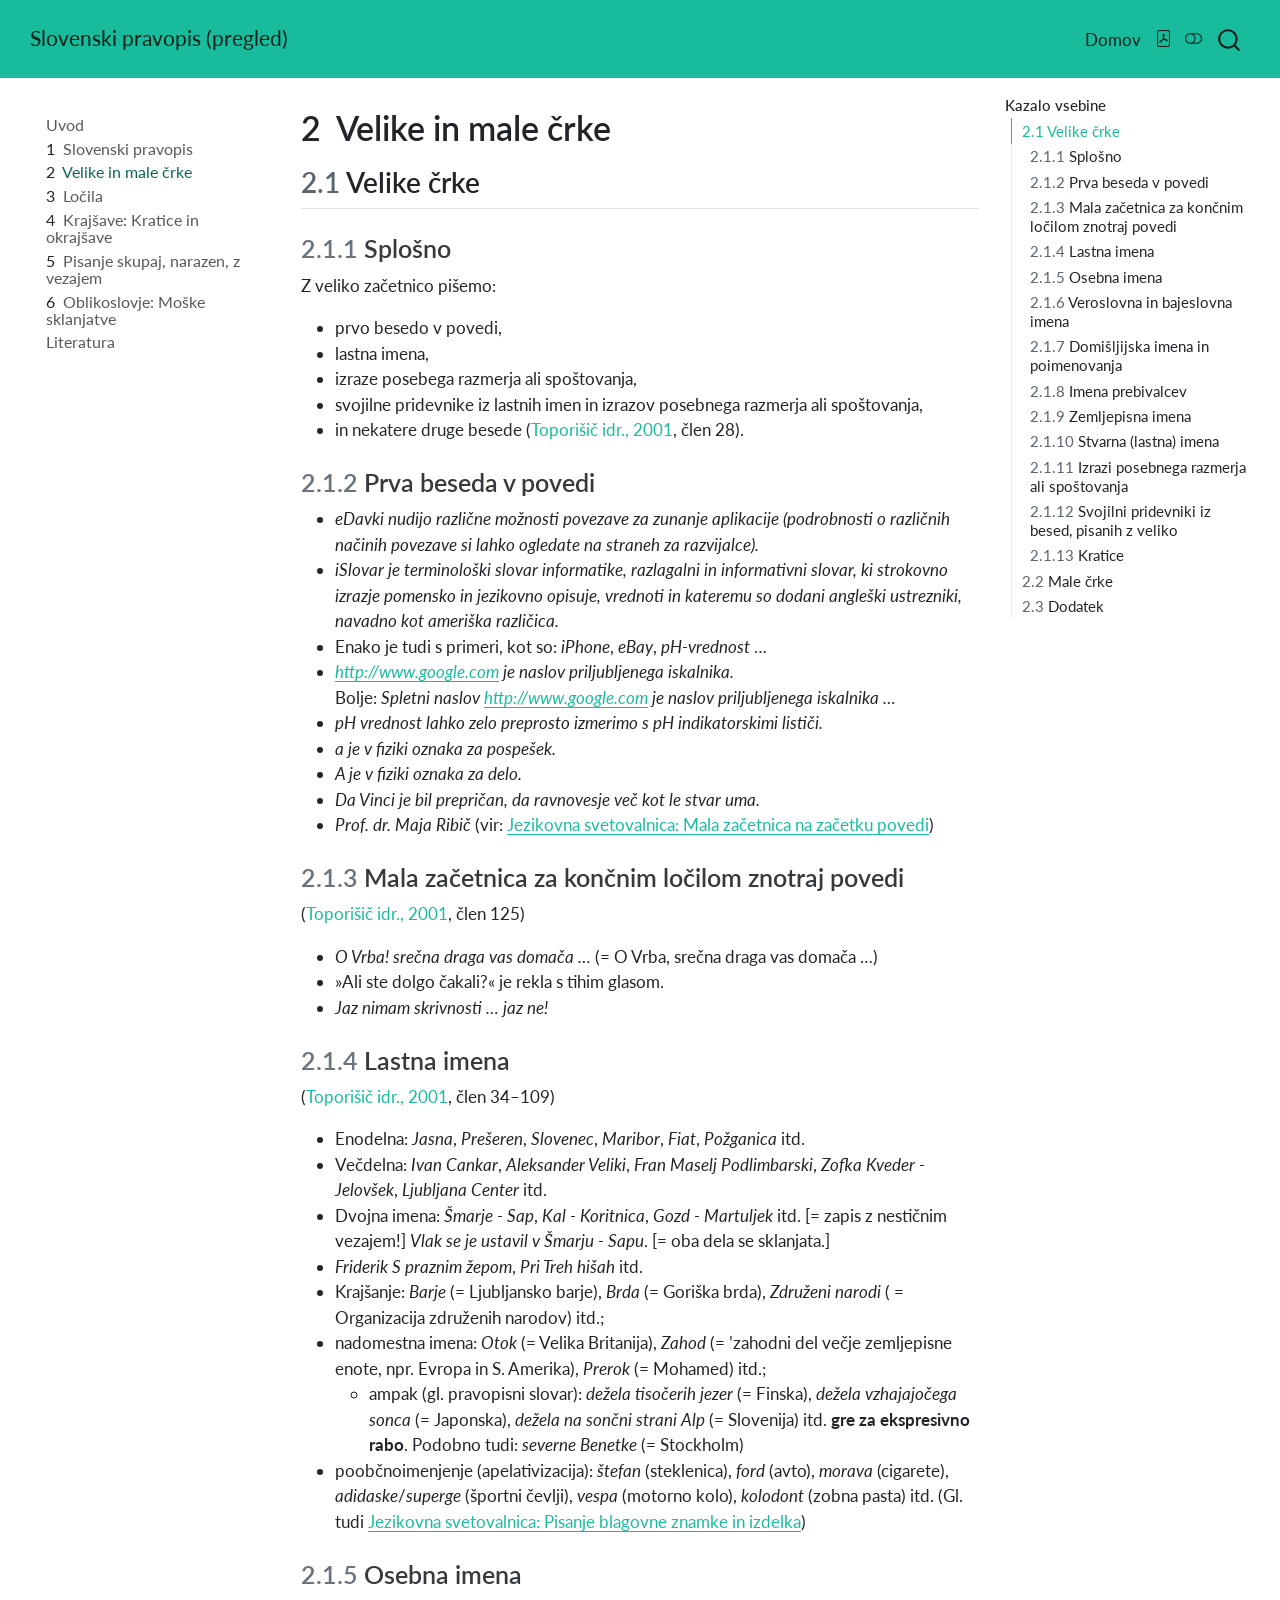
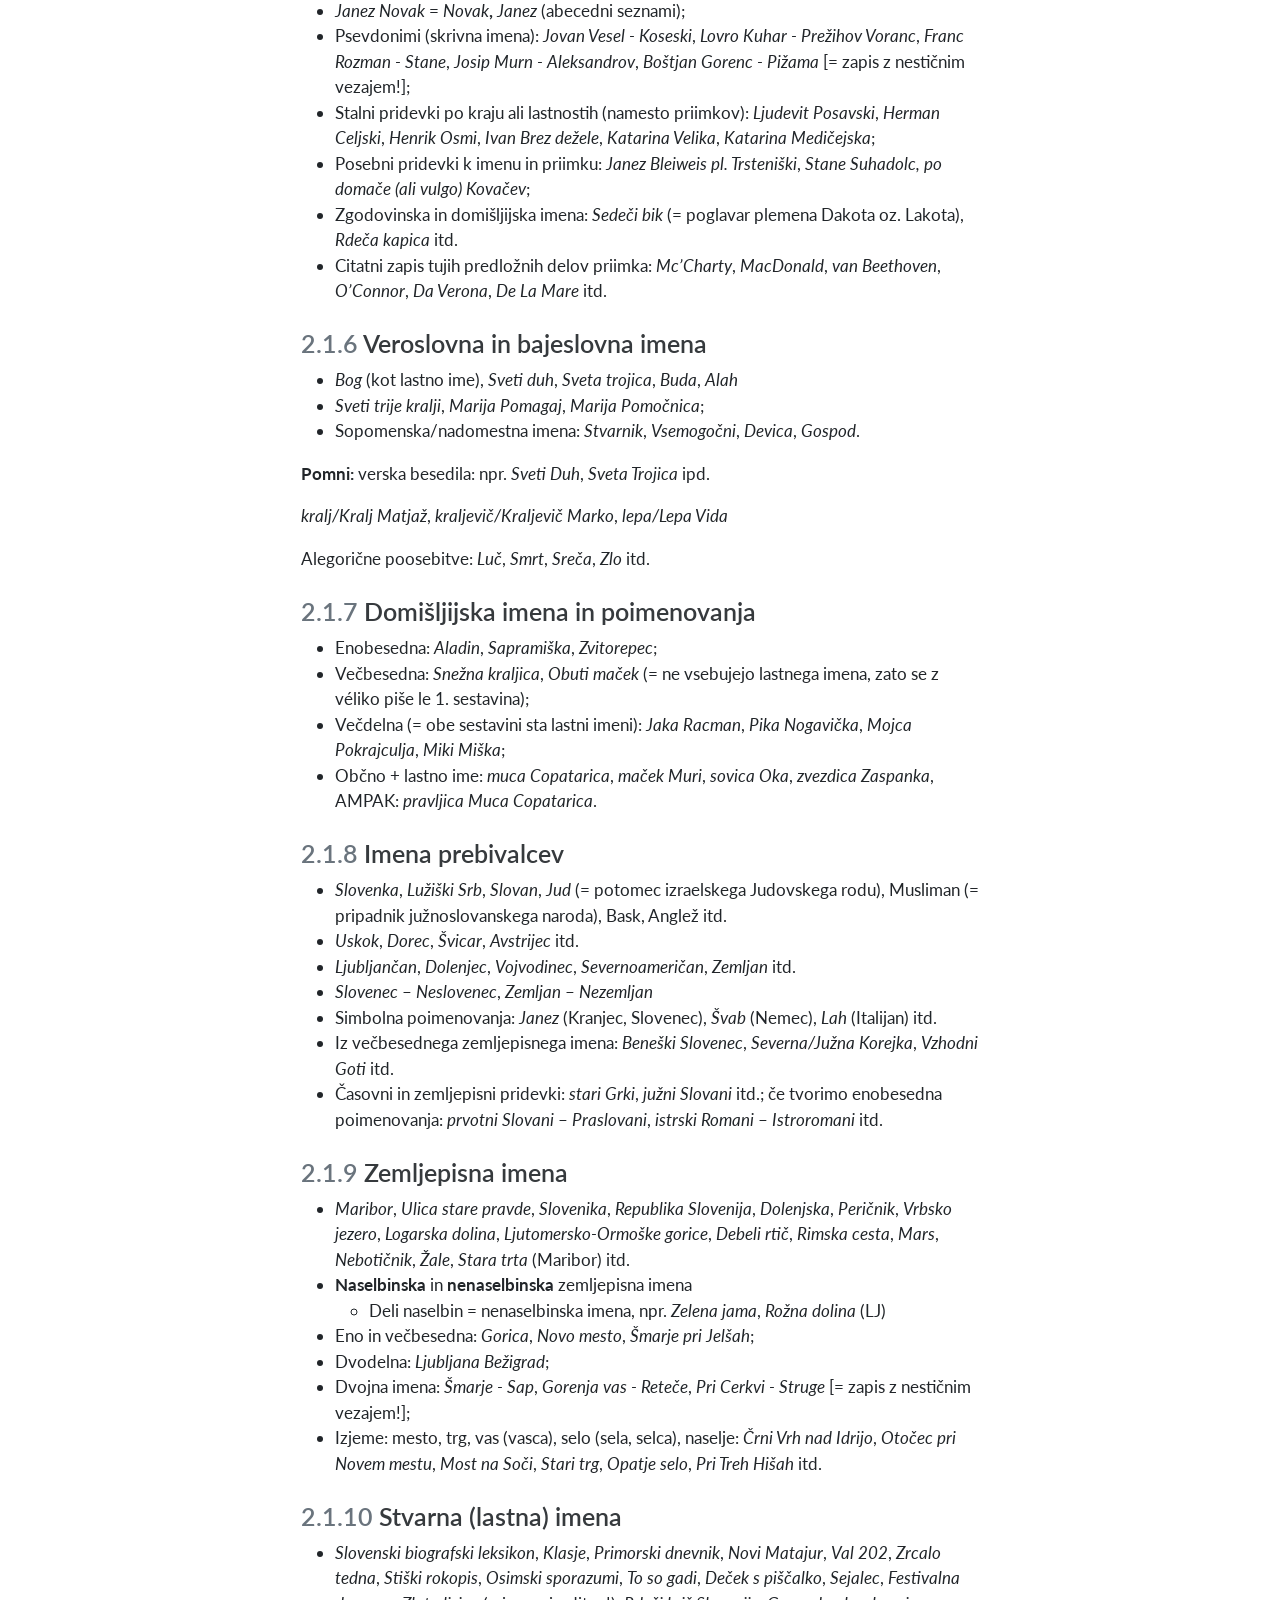
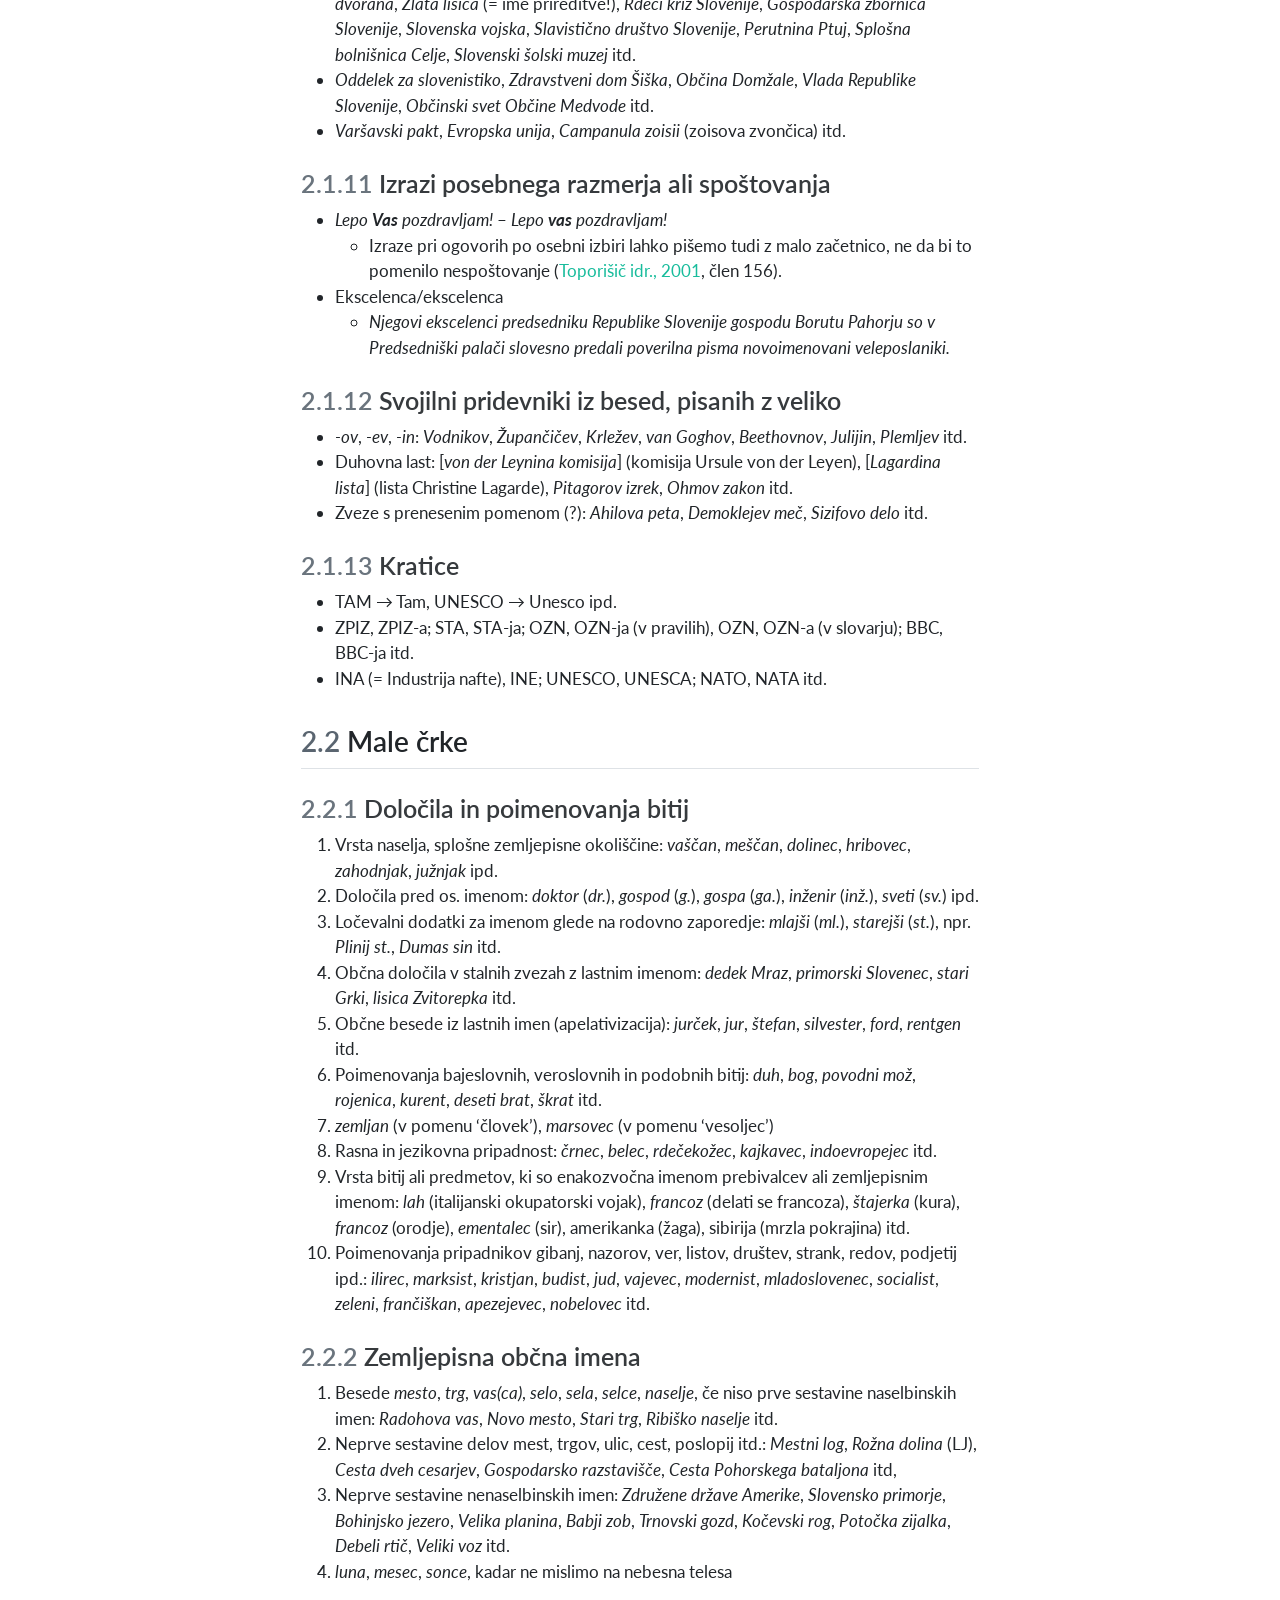
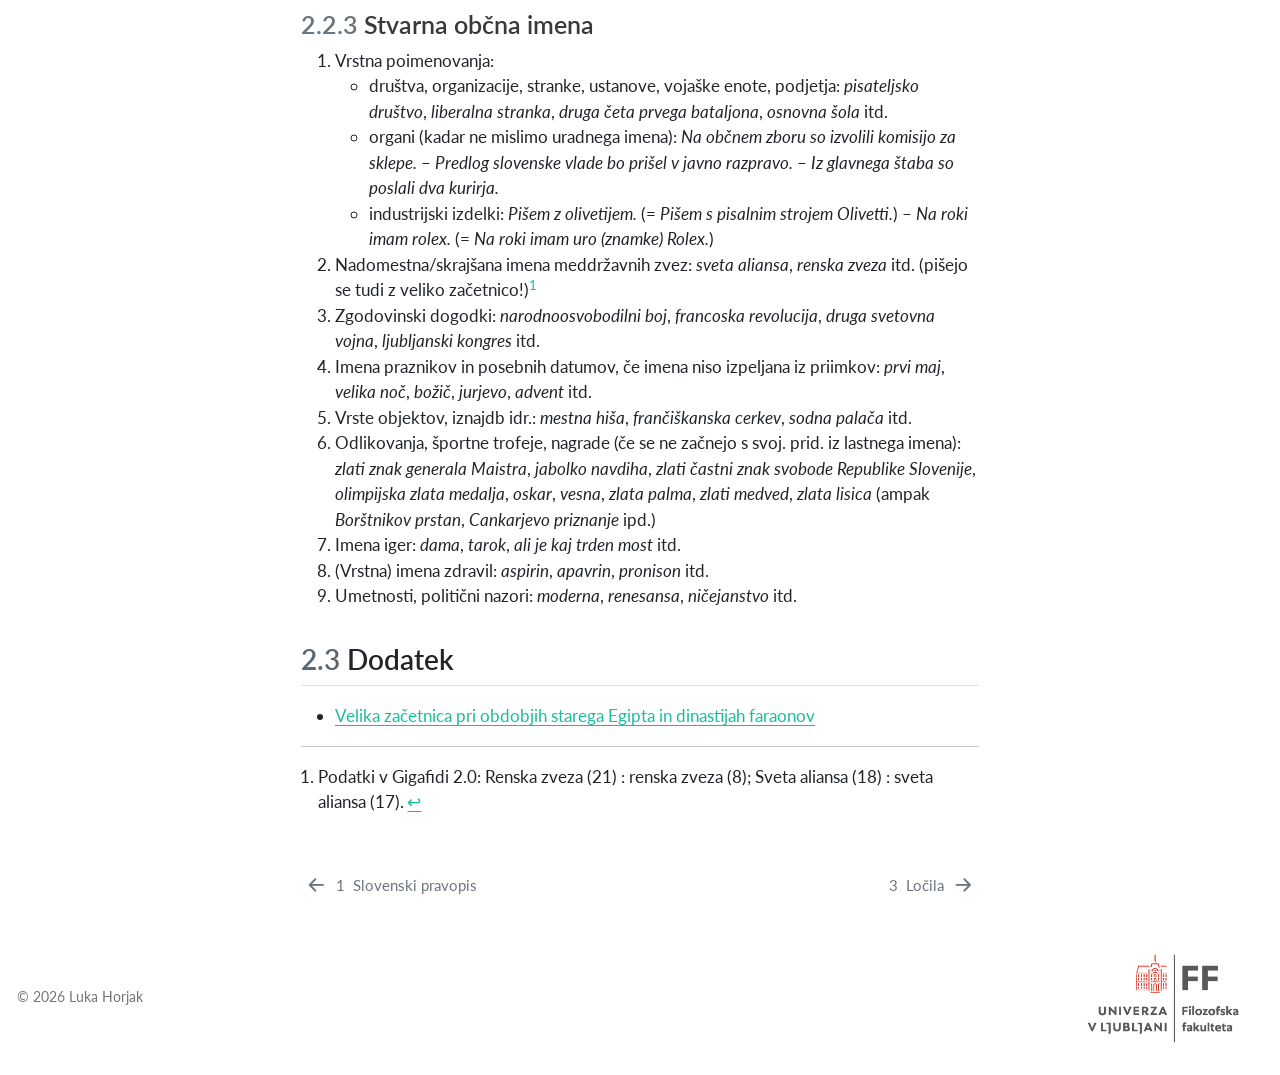
<file: _2Začetnica.html>
<!DOCTYPE html>
<html xmlns="http://www.w3.org/1999/xhtml" lang="sl" xml:lang="sl"><head>

<meta charset="utf-8">
<meta name="generator" content="quarto-1.9.37">

<meta name="viewport" content="width=device-width, initial-scale=1.0, user-scalable=yes">


<title>2&nbsp; Velike in male črke – Slovenski pravopis (pregled)</title>
<style>
/* Default styles provided by pandoc.
** See https://pandoc.org/MANUAL.html#variables-for-html for config info.
*/
code{white-space: pre-wrap;}
span.smallcaps{font-variant: small-caps;}
div.columns{display: flex; gap: min(4vw, 1.5em);}
div.column{flex: auto; overflow-x: auto;}
div.hanging-indent{margin-left: 1.5em; text-indent: -1.5em;}
ul.task-list{list-style: none;}
ul.task-list li input[type="checkbox"] {
  width: 0.8em;
  margin: 0 0.8em 0.2em -1em; /* quarto-specific, see https://github.com/quarto-dev/quarto-cli/issues/4556 */ 
  vertical-align: middle;
}
/* CSS for citations */
div.csl-bib-body { }
div.csl-entry {
  clear: both;
  margin-bottom: 0em;
}
.hanging-indent div.csl-entry {
  margin-left:2em;
  text-indent:-2em;
}
div.csl-left-margin {
  min-width:2em;
  float:left;
}
div.csl-right-inline {
  margin-left:2em;
  padding-left:1em;
}
div.csl-indent {
  margin-left: 2em;
}</style>


<script src="site_libs/quarto-nav/quarto-nav.js"></script>
<script src="site_libs/quarto-nav/headroom.min.js"></script>
<script src="site_libs/clipboard/clipboard.min.js"></script>
<script src="site_libs/quarto-search/autocomplete.umd.js"></script>
<script src="site_libs/quarto-search/fuse.min.js"></script>
<script src="site_libs/quarto-search/quarto-search.js"></script>
<meta name="quarto:offset" content="./">
<link href="./_3Ločila.html" rel="next">
<link href="./_1Pravopis1.html" rel="prev">
<script src="site_libs/quarto-html/quarto.js" type="module"></script>
<script src="site_libs/quarto-html/tabsets/tabsets.js" type="module"></script>
<script src="site_libs/quarto-html/popper.min.js"></script>
<script src="site_libs/quarto-html/tippy.umd.min.js"></script>
<script src="site_libs/quarto-html/anchor.min.js"></script>
<link href="site_libs/quarto-html/tippy.css" rel="stylesheet">
<link href="site_libs/quarto-html/quarto-syntax-highlighting-7f8f88aac4f3542376d5c11b86a4c14d.css" rel="stylesheet" class="quarto-color-scheme" id="quarto-text-highlighting-styles">
<link href="site_libs/quarto-html/quarto-syntax-highlighting-dark-d0ae9245876894da5ac7e18953ecc5cc.css" rel="stylesheet" class="quarto-color-scheme quarto-color-alternate" id="quarto-text-highlighting-styles">
<link href="site_libs/quarto-html/quarto-syntax-highlighting-7f8f88aac4f3542376d5c11b86a4c14d.css" rel="stylesheet" class="quarto-color-scheme-extra" id="quarto-text-highlighting-styles">
<script src="site_libs/bootstrap/bootstrap.min.js"></script>
<link href="site_libs/bootstrap/bootstrap-icons.css" rel="stylesheet">
<link href="site_libs/bootstrap/bootstrap-34a0e9f81c705c5f6744f10ed2066b87.min.css" rel="stylesheet" append-hash="true" class="quarto-color-scheme" id="quarto-bootstrap" data-mode="light">
<link href="site_libs/bootstrap/bootstrap-dark-d12fa299449e4def4713b2e7ab07e7f0.min.css" rel="stylesheet" append-hash="true" class="quarto-color-scheme quarto-color-alternate" id="quarto-bootstrap" data-mode="dark">
<link href="site_libs/bootstrap/bootstrap-34a0e9f81c705c5f6744f10ed2066b87.min.css" rel="stylesheet" append-hash="true" class="quarto-color-scheme-extra" id="quarto-bootstrap" data-mode="light">
<script id="quarto-search-options" type="application/json">{
  "location": "navbar",
  "copy-button": false,
  "collapse-after": 3,
  "panel-placement": "end",
  "type": "overlay",
  "limit": 50,
  "keyboard-shortcut": [
    "f",
    "/",
    "s"
  ],
  "show-item-context": false,
  "language": {
    "search-no-results-text": "Ni rezultatov",
    "search-matching-documents-text": "ujemajoči se dokumenti",
    "search-copy-link-title": "Kopiraj povezavo do iskanja",
    "search-hide-matches-text": "Skrij dodatne zadetke",
    "search-more-match-text": "več zadetkov v tem dokumentu",
    "search-more-matches-text": "več zadetkov v tem dokumentu",
    "search-clear-button-title": "Počisti",
    "search-text-placeholder": "",
    "search-detached-cancel-button-title": "Prekliči",
    "search-submit-button-title": "Pošlji",
    "search-label": "Iskanje"
  }
}</script>
<link href="https://fonts.googleapis.com/css2?family=Shantell+Sans:wght@400;500;600&amp;display=swap" rel="stylesheet">


<link rel="stylesheet" href="neat-annotations.css">
</head>

<body class="nav-sidebar floating nav-fixed quarto-light"><script id="quarto-html-before-body" type="application/javascript">
    const toggleBodyColorMode = (bsSheetEl) => {
      const mode = bsSheetEl.getAttribute("data-mode");
      const bodyEl = window.document.querySelector("body");
      if (mode === "dark") {
        bodyEl.classList.add("quarto-dark");
        bodyEl.classList.remove("quarto-light");
      } else {
        bodyEl.classList.add("quarto-light");
        bodyEl.classList.remove("quarto-dark");
      }
    }
    const toggleBodyColorPrimary = () => {
      const bsSheetEl = window.document.querySelector("link#quarto-bootstrap:not([rel=disabled-stylesheet])");
      if (bsSheetEl) {
        toggleBodyColorMode(bsSheetEl);
      }
    }
    const setColorSchemeToggle = (alternate) => {
      const toggles = window.document.querySelectorAll('.quarto-color-scheme-toggle');
      for (let i=0; i < toggles.length; i++) {
        const toggle = toggles[i];
        if (toggle) {
          if (alternate) {
            toggle.classList.add("alternate");
          } else {
            toggle.classList.remove("alternate");
          }
        }
      }
    };
    const toggleColorMode = (alternate) => {
      // Switch the stylesheets
      const primaryStylesheets = window.document.querySelectorAll('link.quarto-color-scheme:not(.quarto-color-alternate)');
      const alternateStylesheets = window.document.querySelectorAll('link.quarto-color-scheme.quarto-color-alternate');
      manageTransitions('#quarto-margin-sidebar .nav-link', false);
      if (alternate) {
        // note: dark is layered on light, we don't disable primary!
        enableStylesheet(alternateStylesheets);
        for (const sheetNode of alternateStylesheets) {
          if (sheetNode.id === "quarto-bootstrap") {
            toggleBodyColorMode(sheetNode);
          }
        }
      } else {
        disableStylesheet(alternateStylesheets);
        enableStylesheet(primaryStylesheets)
        toggleBodyColorPrimary();
      }
      manageTransitions('#quarto-margin-sidebar .nav-link', true);
      // Switch the toggles
      setColorSchemeToggle(alternate)
      // Hack to workaround the fact that safari doesn't
      // properly recolor the scrollbar when toggling (#1455)
      if (navigator.userAgent.indexOf('Safari') > 0 && navigator.userAgent.indexOf('Chrome') == -1) {
        manageTransitions("body", false);
        window.scrollTo(0, 1);
        setTimeout(() => {
          window.scrollTo(0, 0);
          manageTransitions("body", true);
        }, 40);
      }
    }
    const disableStylesheet = (stylesheets) => {
      for (let i=0; i < stylesheets.length; i++) {
        const stylesheet = stylesheets[i];
        stylesheet.rel = 'disabled-stylesheet';
      }
    }
    const enableStylesheet = (stylesheets) => {
      for (let i=0; i < stylesheets.length; i++) {
        const stylesheet = stylesheets[i];
        if(stylesheet.rel !== 'stylesheet') { // for Chrome, which will still FOUC without this check
          stylesheet.rel = 'stylesheet';
        }
      }
    }
    const manageTransitions = (selector, allowTransitions) => {
      const els = window.document.querySelectorAll(selector);
      for (let i=0; i < els.length; i++) {
        const el = els[i];
        if (allowTransitions) {
          el.classList.remove('notransition');
        } else {
          el.classList.add('notransition');
        }
      }
    }
    const isFileUrl = () => {
      return window.location.protocol === 'file:';
    }
    const hasAlternateSentinel = () => {
      let styleSentinel = getColorSchemeSentinel();
      if (styleSentinel !== null) {
        return styleSentinel === "alternate";
      } else {
        return false;
      }
    }
    const setStyleSentinel = (alternate) => {
      const value = alternate ? "alternate" : "default";
      if (!isFileUrl()) {
        window.localStorage.setItem("quarto-color-scheme", value);
      } else {
        localAlternateSentinel = value;
      }
    }
    const getColorSchemeSentinel = () => {
      if (!isFileUrl()) {
        const storageValue = window.localStorage.getItem("quarto-color-scheme");
        return storageValue != null ? storageValue : localAlternateSentinel;
      } else {
        return localAlternateSentinel;
      }
    }
    const toggleGiscusIfUsed = (isAlternate, darkModeDefault) => {
      const baseTheme = document.querySelector('#giscus-base-theme')?.value ?? 'light';
      const alternateTheme = document.querySelector('#giscus-alt-theme')?.value ?? 'dark';
      let newTheme = '';
      if(authorPrefersDark) {
        newTheme = isAlternate ? baseTheme : alternateTheme;
      } else {
        newTheme = isAlternate ? alternateTheme : baseTheme;
      }
      const changeGiscusTheme = () => {
        // From: https://github.com/giscus/giscus/issues/336
        const sendMessage = (message) => {
          const iframe = document.querySelector('iframe.giscus-frame');
          if (!iframe) return;
          iframe.contentWindow.postMessage({ giscus: message }, 'https://giscus.app');
        }
        sendMessage({
          setConfig: {
            theme: newTheme
          }
        });
      }
      const isGiscussLoaded = window.document.querySelector('iframe.giscus-frame') !== null;
      if (isGiscussLoaded) {
        changeGiscusTheme();
      }
    };
    const authorPrefersDark = false;
    const darkModeDefault = authorPrefersDark;
      document.querySelector('link#quarto-text-highlighting-styles.quarto-color-scheme-extra').rel = 'disabled-stylesheet';
      document.querySelector('link#quarto-bootstrap.quarto-color-scheme-extra').rel = 'disabled-stylesheet';
    let localAlternateSentinel = darkModeDefault ? 'alternate' : 'default';
    // Dark / light mode switch
    window.quartoToggleColorScheme = () => {
      // Read the current dark / light value
      let toAlternate = !hasAlternateSentinel();
      toggleColorMode(toAlternate);
      setStyleSentinel(toAlternate);
      toggleGiscusIfUsed(toAlternate, darkModeDefault);
      window.dispatchEvent(new Event('resize'));
    };
    // Switch to dark mode if need be
    if (hasAlternateSentinel()) {
      toggleColorMode(true);
    } else {
      toggleColorMode(false);
    }
  </script>

<div id="quarto-search-results"></div>
  <header id="quarto-header" class="headroom fixed-top">
    <nav class="navbar navbar-expand-lg " data-bs-theme="dark">
      <div class="navbar-container container-fluid">
      <div class="navbar-brand-container mx-auto">
    <a class="navbar-brand" href="./index.html">
    <span class="navbar-title">Slovenski pravopis (pregled)</span>
    </a>
  </div>
            <div id="quarto-search" class="" title="Iskanje"></div>
          <button class="navbar-toggler" type="button" data-bs-toggle="collapse" data-bs-target="#navbarCollapse" aria-controls="navbarCollapse" role="menu" aria-expanded="false" aria-label="Preklopi navigacijo" onclick="if (window.quartoToggleHeadroom) { window.quartoToggleHeadroom(); }">
  <span class="navbar-toggler-icon"></span>
</button>
          <div class="collapse navbar-collapse" id="navbarCollapse">
            <ul class="navbar-nav navbar-nav-scroll ms-auto">
  <li class="nav-item">
    <a class="nav-link active" href="./index.html" aria-current="page"> 
<span class="menu-text">Domov</span></a>
  </li>  
</ul>
          </div> <!-- /navcollapse -->
            <div class="quarto-navbar-tools">
    <a href="./slovenski-pravopis.pdf" title="Prenesi PDF" class="quarto-navigation-tool px-1" aria-label="Prenesi PDF"><i class="bi bi-file-pdf"></i></a>
  <a href="" class="quarto-color-scheme-toggle quarto-navigation-tool  px-1" onclick="window.quartoToggleColorScheme(); return false;" title="Preklopi temni način"><i class="bi"></i></a>
</div>
      </div> <!-- /container-fluid -->
    </nav>
  <nav class="quarto-secondary-nav">
    <div class="container-fluid d-flex">
      <button type="button" class="quarto-btn-toggle btn" data-bs-toggle="collapse" role="button" data-bs-target=".quarto-sidebar-collapse-item" aria-controls="quarto-sidebar" aria-expanded="false" aria-label="Preklopi navigacijo v stranski vrstici" onclick="if (window.quartoToggleHeadroom) { window.quartoToggleHeadroom(); }">
        <i class="bi bi-layout-text-sidebar-reverse"></i>
      </button>
        <nav class="quarto-page-breadcrumbs" aria-label="breadcrumb"><ol class="breadcrumb"><li class="breadcrumb-item"><a href="./_2Začetnica.html"><span class="chapter-number">2</span>&nbsp; <span class="chapter-title">Velike in male črke</span></a></li></ol></nav>
        <a class="flex-grow-1" role="navigation" data-bs-toggle="collapse" data-bs-target=".quarto-sidebar-collapse-item" aria-controls="quarto-sidebar" aria-expanded="false" aria-label="Preklopi navigacijo v stranski vrstici" onclick="if (window.quartoToggleHeadroom) { window.quartoToggleHeadroom(); }">      
        </a>
    </div>
  </nav>
</header>
<!-- content -->
<div id="quarto-content" class="quarto-container page-columns page-rows-contents page-layout-article page-navbar">
<!-- sidebar -->
  <nav id="quarto-sidebar" class="sidebar collapse collapse-horizontal quarto-sidebar-collapse-item sidebar-navigation floating overflow-auto">
    <div class="sidebar-menu-container"> 
    <ul class="list-unstyled mt-1">
        <li class="sidebar-item">
  <div class="sidebar-item-container"> 
  <a href="./index.html" class="sidebar-item-text sidebar-link">
 <span class="menu-text">Uvod</span></a>
  </div>
</li>
        <li class="sidebar-item">
  <div class="sidebar-item-container"> 
  <a href="./_1Pravopis1.html" class="sidebar-item-text sidebar-link">
 <span class="menu-text"><span class="chapter-number">1</span>&nbsp; <span class="chapter-title">Slovenski pravopis</span></span></a>
  </div>
</li>
        <li class="sidebar-item">
  <div class="sidebar-item-container"> 
  <a href="./_2Začetnica.html" class="sidebar-item-text sidebar-link active">
 <span class="menu-text"><span class="chapter-number">2</span>&nbsp; <span class="chapter-title">Velike in male črke</span></span></a>
  </div>
</li>
        <li class="sidebar-item">
  <div class="sidebar-item-container"> 
  <a href="./_3Ločila.html" class="sidebar-item-text sidebar-link">
 <span class="menu-text"><span class="chapter-number">3</span>&nbsp; <span class="chapter-title">Ločila</span></span></a>
  </div>
</li>
        <li class="sidebar-item">
  <div class="sidebar-item-container"> 
  <a href="./_4Kratice.html" class="sidebar-item-text sidebar-link">
 <span class="menu-text"><span class="chapter-number">4</span>&nbsp; <span class="chapter-title">Krajšave: Kratice in okrajšave</span></span></a>
  </div>
</li>
        <li class="sidebar-item">
  <div class="sidebar-item-container"> 
  <a href="./_5Pisanje.html" class="sidebar-item-text sidebar-link">
 <span class="menu-text"><span class="chapter-number">5</span>&nbsp; <span class="chapter-title">Pisanje skupaj, narazen, z vezajem</span></span></a>
  </div>
</li>
        <li class="sidebar-item">
  <div class="sidebar-item-container"> 
  <a href="./_6Sklanjatve.html" class="sidebar-item-text sidebar-link">
 <span class="menu-text"><span class="chapter-number">6</span>&nbsp; <span class="chapter-title">Oblikoslovje: Moške sklanjatve</span></span></a>
  </div>
</li>
        <li class="sidebar-item">
  <div class="sidebar-item-container"> 
  <a href="./references.html" class="sidebar-item-text sidebar-link">
 <span class="menu-text">Literatura</span></a>
  </div>
</li>
    </ul>
    </div>
</nav>
<div id="quarto-sidebar-glass" class="quarto-sidebar-collapse-item" data-bs-toggle="collapse" data-bs-target=".quarto-sidebar-collapse-item"></div>
<!-- margin-sidebar -->
    <div id="quarto-margin-sidebar" class="sidebar margin-sidebar">
        <nav id="TOC" role="doc-toc" class="toc-active">
    <h2 id="toc-title">Kazalo vsebine</h2>
   
  <ul>
  <li><a href="#velike-črke" id="toc-velike-črke" class="nav-link active" data-scroll-target="#velike-črke"><span class="header-section-number">2.1</span> Velike črke</a>
  <ul class="collapse">
  <li><a href="#splošno" id="toc-splošno" class="nav-link" data-scroll-target="#splošno"><span class="header-section-number">2.1.1</span> Splošno</a></li>
  <li><a href="#prva-beseda-v-povedi" id="toc-prva-beseda-v-povedi" class="nav-link" data-scroll-target="#prva-beseda-v-povedi"><span class="header-section-number">2.1.2</span> Prva beseda v povedi</a></li>
  <li><a href="#mala-začetnica-za-končnim-ločilom-znotraj-povedi" id="toc-mala-začetnica-za-končnim-ločilom-znotraj-povedi" class="nav-link" data-scroll-target="#mala-začetnica-za-končnim-ločilom-znotraj-povedi"><span class="header-section-number">2.1.3</span> Mala začetnica za končnim ločilom znotraj povedi</a></li>
  <li><a href="#lastna-imena" id="toc-lastna-imena" class="nav-link" data-scroll-target="#lastna-imena"><span class="header-section-number">2.1.4</span> Lastna imena</a></li>
  <li><a href="#osebna-imena" id="toc-osebna-imena" class="nav-link" data-scroll-target="#osebna-imena"><span class="header-section-number">2.1.5</span> Osebna imena</a></li>
  <li><a href="#veroslovna-in-bajeslovna-imena" id="toc-veroslovna-in-bajeslovna-imena" class="nav-link" data-scroll-target="#veroslovna-in-bajeslovna-imena"><span class="header-section-number">2.1.6</span> Veroslovna in bajeslovna imena</a></li>
  <li><a href="#domišljijska-imena-in-poimenovanja" id="toc-domišljijska-imena-in-poimenovanja" class="nav-link" data-scroll-target="#domišljijska-imena-in-poimenovanja"><span class="header-section-number">2.1.7</span> Domišljijska imena in poimenovanja</a></li>
  <li><a href="#imena-prebivalcev" id="toc-imena-prebivalcev" class="nav-link" data-scroll-target="#imena-prebivalcev"><span class="header-section-number">2.1.8</span> Imena prebivalcev</a></li>
  <li><a href="#zemljepisna-imena" id="toc-zemljepisna-imena" class="nav-link" data-scroll-target="#zemljepisna-imena"><span class="header-section-number">2.1.9</span> Zemljepisna imena</a></li>
  <li><a href="#stvarna-lastna-imena" id="toc-stvarna-lastna-imena" class="nav-link" data-scroll-target="#stvarna-lastna-imena"><span class="header-section-number">2.1.10</span> Stvarna (lastna) imena</a></li>
  <li><a href="#izrazi-posebnega-razmerja-ali-spoštovanja" id="toc-izrazi-posebnega-razmerja-ali-spoštovanja" class="nav-link" data-scroll-target="#izrazi-posebnega-razmerja-ali-spoštovanja"><span class="header-section-number">2.1.11</span> Izrazi posebnega razmerja ali spoštovanja</a></li>
  <li><a href="#svojilni-pridevniki-iz-besed-pisanih-z-veliko" id="toc-svojilni-pridevniki-iz-besed-pisanih-z-veliko" class="nav-link" data-scroll-target="#svojilni-pridevniki-iz-besed-pisanih-z-veliko"><span class="header-section-number">2.1.12</span> Svojilni pridevniki iz besed, pisanih z veliko</a></li>
  <li><a href="#kratice" id="toc-kratice" class="nav-link" data-scroll-target="#kratice"><span class="header-section-number">2.1.13</span> Kratice</a></li>
  </ul></li>
  <li><a href="#male-črke" id="toc-male-črke" class="nav-link" data-scroll-target="#male-črke"><span class="header-section-number">2.2</span> Male črke</a>
  <ul class="collapse">
  <li><a href="#določila-in-poimenovanja-bitij" id="toc-določila-in-poimenovanja-bitij" class="nav-link" data-scroll-target="#določila-in-poimenovanja-bitij"><span class="header-section-number">2.2.1</span> Določila in poimenovanja bitij</a></li>
  <li><a href="#zemljepisna-občna-imena" id="toc-zemljepisna-občna-imena" class="nav-link" data-scroll-target="#zemljepisna-občna-imena"><span class="header-section-number">2.2.2</span> Zemljepisna občna imena</a></li>
  <li><a href="#stvarna-občna-imena" id="toc-stvarna-občna-imena" class="nav-link" data-scroll-target="#stvarna-občna-imena"><span class="header-section-number">2.2.3</span> Stvarna občna imena</a></li>
  </ul></li>
  <li><a href="#dodatek" id="toc-dodatek" class="nav-link" data-scroll-target="#dodatek"><span class="header-section-number">2.3</span> Dodatek</a></li>
  </ul>
</nav>
    </div>
<!-- main -->
<main class="content" id="quarto-document-content">


<header id="title-block-header" class="quarto-title-block default">
<div class="quarto-title">
<h1 class="title"><span class="chapter-number">2</span>&nbsp; <span class="chapter-title">Velike in male črke</span></h1>
</div>



<div class="quarto-title-meta">

    
  
    
  </div>
  


</header>


<section id="velike-črke" class="level2" data-number="2.1">
<h2 data-number="2.1" class="anchored" data-anchor-id="velike-črke"><span class="header-section-number">2.1</span> Velike črke</h2>
<section id="splošno" class="level3" data-number="2.1.1">
<h3 data-number="2.1.1" class="anchored" data-anchor-id="splošno"><span class="header-section-number">2.1.1</span> Splošno</h3>
<p>Z veliko začetnico pišemo:</p>
<ul>
<li>prvo besedo v povedi,</li>
<li>lastna imena,</li>
<li>izraze posebega razmerja ali spoštovanja,</li>
<li>svojilne pridevnike iz lastnih imen in izrazov posebnega razmerja ali spoštovanja,</li>
<li>in nekatere druge besede <span class="citation" data-cites="toporisic_slovenski_2001">(<a href="references.html#ref-toporisic_slovenski_2001" role="doc-biblioref">Toporišič idr., 2001</a>, člen 28)</span>.</li>
</ul>
</section>
<section id="prva-beseda-v-povedi" class="level3" data-number="2.1.2">
<h3 data-number="2.1.2" class="anchored" data-anchor-id="prva-beseda-v-povedi"><span class="header-section-number">2.1.2</span> Prva beseda v povedi</h3>
<ul>
<li><em>eDavki nudijo različne možnosti povezave za zunanje aplikacije (podrobnosti o različnih načinih povezave si lahko ogledate na straneh za razvijalce).</em></li>
<li><em>iSlovar je terminološki slovar informatike, razlagalni in informativni slovar, ki strokovno izrazje pomensko in jezikovno opisuje, vrednoti in kateremu so dodani angleški ustrezniki, navadno kot ameriška različica.</em></li>
<li>Enako je tudi s primeri, kot so: <em>iPhone</em>, <em>eBay</em>, <em>pH-vrednost</em> …</li>
<li><em><a href="http://www.google.com" class="uri">http://www.google.com</a> je naslov priljubljenega iskalnika.</em><br>
Bolje: <em>Spletni naslov <a href="http://www.google.com" class="uri">http://www.google.com</a> je naslov priljubljenega iskalnika …</em><br>
</li>
<li><em>pH vrednost lahko zelo preprosto izmerimo s pH indikatorskimi lističi.</em></li>
<li><em>a je v fiziki oznaka za pospešek.</em></li>
<li><em>A je v fiziki oznaka za delo.</em></li>
<li><em>Da Vinci je bil prepričan, da ravnovesje več kot le stvar uma.</em></li>
<li><em>Prof.&nbsp;dr. Maja Ribič</em> (vir: <a href="https://svetovalnica.zrc-sazu.si/topic/28/mala-za%C4%8Detnica-na-za%C4%8Detku-povedi">Jezikovna svetovalnica: Mala začetnica na začetku povedi</a>)</li>
</ul>
</section>
<section id="mala-začetnica-za-končnim-ločilom-znotraj-povedi" class="level3" data-number="2.1.3">
<h3 data-number="2.1.3" class="anchored" data-anchor-id="mala-začetnica-za-končnim-ločilom-znotraj-povedi"><span class="header-section-number">2.1.3</span> Mala začetnica za končnim ločilom znotraj povedi</h3>
<p><span class="citation" data-cites="toporisic_slovenski_2001">(<a href="references.html#ref-toporisic_slovenski_2001" role="doc-biblioref">Toporišič idr., 2001</a>, člen 125)</span></p>
<ul>
<li><em>O Vrba! srečna draga vas domača …</em> (= O Vrba, srečna draga vas domača …)</li>
<li>»Ali ste dolgo čakali?« je rekla s tihim glasom.</li>
<li><em>Jaz nimam skrivnosti … jaz ne!</em></li>
</ul>
</section>
<section id="lastna-imena" class="level3" data-number="2.1.4">
<h3 data-number="2.1.4" class="anchored" data-anchor-id="lastna-imena"><span class="header-section-number">2.1.4</span> Lastna imena</h3>
<p><span class="citation" data-cites="toporisic_slovenski_2001">(<a href="references.html#ref-toporisic_slovenski_2001" role="doc-biblioref">Toporišič idr., 2001</a>, člen 34–109)</span></p>
<ul>
<li>Enodelna: <em>Jasna</em>, <em>Prešeren</em>, <em>Slovenec</em>, <em>Maribor</em>, <em>Fiat</em>, <em>Požganica</em> itd.</li>
<li>Večdelna: <em>Ivan Cankar</em>, <em>Aleksander Veliki</em>, <em>Fran Maselj Podlimbarski</em>, <em>Zofka Kveder - Jelovšek</em>, <em>Ljubljana Center</em> itd.</li>
<li>Dvojna imena: <em>Šmarje - Sap</em>, <em>Kal - Koritnica</em>, <em>Gozd - Martuljek</em> itd. [= zapis z nestičnim vezajem!] <em>Vlak se je ustavil v Šmarju - Sapu</em>. [= oba dela se sklanjata.]</li>
<li><em>Friderik S praznim žepom</em>, <em>Pri Treh hišah</em> itd.</li>
<li>Krajšanje: <em>Barje</em> (= Ljubljansko barje), <em>Brda</em> (= Goriška brda), <em>Združeni narodi</em> ( = Organizacija združenih narodov) itd.;</li>
<li>nadomestna imena: <em>Otok</em> (= Velika Britanija), <em>Zahod</em> (= ’zahodni del večje zemljepisne enote, npr. Evropa in S. Amerika), <em>Prerok</em> (= Mohamed) itd.;
<ul>
<li>ampak (gl. pravopisni slovar): <em>dežela tisočerih jezer</em> (= Finska), <em>dežela vzhajajočega sonca</em> (= Japonska), <em>dežela na sončni strani Alp</em> (= Slovenija) itd. <strong>gre za ekspresivno rabo</strong>. Podobno tudi: <em>severne Benetke</em> (= Stockholm)</li>
</ul></li>
<li>poobčnoimenjenje (apelativizacija): <em>štefan</em> (steklenica), <em>ford</em> (avto), <em>morava</em> (cigarete), <em>adidaske</em>/<em>superge</em> (športni čevlji), <em>vespa</em> (motorno kolo), <em>kolodont</em> (zobna pasta) itd. (Gl. tudi <a href="https://svetovalnica.zrc-sazu.si/topic/153/pisanje-blagovne-znamke-in-izdelka">Jezikovna svetovalnica: Pisanje blagovne znamke in izdelka</a>)</li>
</ul>
</section>
<section id="osebna-imena" class="level3" data-number="2.1.5">
<h3 data-number="2.1.5" class="anchored" data-anchor-id="osebna-imena"><span class="header-section-number">2.1.5</span> Osebna imena</h3>
<ul>
<li><em>Janez Novak</em> = <em>Novak</em><strong>,</strong> <em>Janez</em> (abecedni seznami);</li>
<li>Psevdonimi (skrivna imena): <em>Jovan Vesel - Koseski</em>, <em>Lovro Kuhar - Prežihov Voranc</em>, <em>Franc Rozman - Stane</em>, <em>Josip Murn - Aleksandrov</em>, <em>Boštjan Gorenc - Pižama</em> [= zapis z nestičnim vezajem!];</li>
<li>Stalni pridevki po kraju ali lastnostih (namesto priimkov): <em>Ljudevit Posavski</em>, <em>Herman Celjski</em>, <em>Henrik Osmi</em>, <em>Ivan Brez dežele</em>, <em>Katarina Velika</em>, <em>Katarina Medičejska</em>;</li>
<li>Posebni pridevki k imenu in priimku: <em>Janez Bleiweis pl. Trsteniški</em>, <em>Stane Suhadolc, po domače (ali vulgo) Kovačev</em>;</li>
<li>Zgodovinska in domišljijska imena: <em>Sedeči bik</em> (= poglavar plemena Dakota oz. Lakota), <em>Rdeča kapica</em> itd.</li>
<li>Citatni zapis tujih predložnih delov priimka: <em>Mc’Charty</em>, <em>MacDonald</em>, <em>van Beethoven</em>, <em>O’Connor</em>, <em>Da Verona</em>, <em>De La Mare</em> itd.</li>
</ul>
</section>
<section id="veroslovna-in-bajeslovna-imena" class="level3" data-number="2.1.6">
<h3 data-number="2.1.6" class="anchored" data-anchor-id="veroslovna-in-bajeslovna-imena"><span class="header-section-number">2.1.6</span> Veroslovna in bajeslovna imena</h3>
<ul>
<li><em>Bog</em> (kot lastno ime), <em>Sveti duh</em>, <em>Sveta trojica</em>, <em>Buda</em>, <em>Alah</em></li>
<li><em>Sveti trije kralji</em>, <em>Marija Pomagaj</em>, <em>Marija Pomočnica</em>;</li>
<li>Sopomenska/nadomestna imena: <em>Stvarnik</em>, <em>Vsemogočni</em>, <em>Devica</em>, <em>Gospod</em>.</li>
</ul>
<p><strong>Pomni:</strong> verska besedila: npr. <em>Sveti Duh</em>, <em>Sveta Trojica</em> ipd.</p>
<p><em>kralj/Kralj Matjaž</em>, <em>kraljevič/Kraljevič Marko</em>, <em>lepa/Lepa Vida</em></p>
<p>Alegorične poosebitve: <em>Luč</em>, <em>Smrt</em>, <em>Sreča</em>, <em>Zlo</em> itd.</p>
</section>
<section id="domišljijska-imena-in-poimenovanja" class="level3" data-number="2.1.7">
<h3 data-number="2.1.7" class="anchored" data-anchor-id="domišljijska-imena-in-poimenovanja"><span class="header-section-number">2.1.7</span> Domišljijska imena in poimenovanja</h3>
<ul>
<li>Enobesedna: <em>Aladin</em>, <em>Sapramiška</em>, <em>Zvitorepec</em>;</li>
<li>Večbesedna: <em>Snežna kraljica</em>, <em>Obuti maček</em> (= ne vsebujejo lastnega imena, zato se z véliko piše le 1. sestavina);</li>
<li>Večdelna (= obe sestavini sta lastni imeni): <em>Jaka Racman</em>, <em>Pika Nogavička</em>, <em>Mojca Pokrajculja</em>, <em>Miki Miška</em>;</li>
<li>Občno + lastno ime: <em>muca Copatarica</em>, <em>maček Muri</em>, <em>sovica Oka</em>, <em>zvezdica Zaspanka</em>, AMPAK: <em>pravljica Muca Copatarica</em>.</li>
</ul>
</section>
<section id="imena-prebivalcev" class="level3" data-number="2.1.8">
<h3 data-number="2.1.8" class="anchored" data-anchor-id="imena-prebivalcev"><span class="header-section-number">2.1.8</span> Imena prebivalcev</h3>
<ul>
<li><em>Slovenka</em>, <em>Lužiški Srb</em>, <em>Slovan</em>, <em>Jud</em> (= potomec izraelskega Judovskega rodu), Musliman (= pripadnik južnoslovanskega naroda), Bask, Anglež itd.</li>
<li><em>Uskok</em>, <em>Dorec</em>, <em>Švicar</em>, <em>Avstrijec</em> itd.</li>
<li><em>Ljubljančan</em>, <em>Dolenjec</em>, <em>Vojvodinec</em>, <em>Severnoameričan</em>, <em>Zemljan</em> itd.</li>
<li><em>Slovenec</em> – <em>Neslovenec</em>, <em>Zemljan</em> – <em>Nezemljan</em></li>
<li>Simbolna poimenovanja: <em>Janez</em> (Kranjec, Slovenec), <em>Švab</em> (Nemec), <em>Lah</em> (Italijan) itd.</li>
<li>Iz večbesednega zemljepisnega imena: <em>Beneški Slovenec</em>, <em>Severna/Južna Korejka</em>, <em>Vzhodni Goti</em> itd.</li>
<li>Časovni in zemljepisni pridevki: <em>stari Grki</em>, <em>južni Slovani</em> itd.; če tvorimo enobesedna poimenovanja: <em>prvotni Slovani</em> – <em>Praslovani</em>, <em>istrski Romani</em> – <em>Istroromani</em> itd.</li>
</ul>
</section>
<section id="zemljepisna-imena" class="level3" data-number="2.1.9">
<h3 data-number="2.1.9" class="anchored" data-anchor-id="zemljepisna-imena"><span class="header-section-number">2.1.9</span> Zemljepisna imena</h3>
<ul>
<li><em>Maribor</em>, <em>Ulica stare pravde</em>, <em>Slovenika</em>, <em>Republika Slovenija</em>, <em>Dolenjska</em>, <em>Peričnik</em>, <em>Vrbsko jezero</em>, <em>Logarska dolina</em>, <em>Ljutomersko-Ormoške gorice</em>, <em>Debeli rtič</em>, <em>Rimska cesta</em>, <em>Mars</em>, <em>Nebotičnik</em>, <em>Žale</em>, <em>Stara trta</em> (Maribor) itd.</li>
<li><strong>Naselbinska</strong> in <strong>nenaselbinska</strong> zemljepisna imena
<ul>
<li>Deli naselbin = nenaselbinska imena, npr. <em>Zelena jama</em>, <em>Rožna dolina</em> (LJ)</li>
</ul></li>
<li>Eno in večbesedna: <em>Gorica</em>, <em>Novo mesto</em>, <em>Šmarje pri Jelšah</em>;</li>
<li>Dvodelna: <em>Ljubljana Bežigrad</em>;</li>
<li>Dvojna imena: <em>Šmarje - Sap</em>, <em>Gorenja vas - Reteče</em>, <em>Pri Cerkvi - Struge</em> [= zapis z nestičnim vezajem!];</li>
<li>Izjeme: mesto, trg, vas (vasca), selo (sela, selca), naselje: <em>Črni Vrh nad Idrijo</em>, <em>Otočec pri Novem mestu</em>, <em>Most na Soči</em>, <em>Stari trg</em>, <em>Opatje selo</em>, <em>Pri Treh Hišah</em> itd.</li>
</ul>
</section>
<section id="stvarna-lastna-imena" class="level3" data-number="2.1.10">
<h3 data-number="2.1.10" class="anchored" data-anchor-id="stvarna-lastna-imena"><span class="header-section-number">2.1.10</span> Stvarna (lastna) imena</h3>
<ul>
<li><em>Slovenski biografski leksikon</em>, <em>Klasje</em>, <em>Primorski dnevnik</em>, <em>Novi Matajur</em>, <em>Val 202</em>, <em>Zrcalo tedna</em>, <em>Stiški rokopis</em>, <em>Osimski sporazumi</em>, <em>To so gadi</em>, <em>Deček s piščalko</em>, <em>Sejalec</em>, <em>Festivalna dvorana</em>, <em>Zlata lisica</em> (= ime prireditve!), <em>Rdeči križ Slovenije</em>, <em>Gospodarska zbornica Slovenije</em>, <em>Slovenska vojska</em>, <em>Slavistično društvo Slovenije</em>, <em>Perutnina Ptuj</em>, <em>Splošna bolnišnica Celje</em>, <em>Slovenski šolski muzej</em> itd.</li>
<li><em>Oddelek za slovenistiko</em>, <em>Zdravstveni dom Šiška</em>, <em>Občina Domžale</em>, <em>Vlada Republike Slovenije</em>, <em>Občinski svet Občine Medvode</em> itd.</li>
<li><em>Varšavski pakt</em>, <em>Evropska unija</em>, <em>Campanula zoisii</em> (zoisova zvončica) itd.</li>
</ul>
</section>
<section id="izrazi-posebnega-razmerja-ali-spoštovanja" class="level3" data-number="2.1.11">
<h3 data-number="2.1.11" class="anchored" data-anchor-id="izrazi-posebnega-razmerja-ali-spoštovanja"><span class="header-section-number">2.1.11</span> Izrazi posebnega razmerja ali spoštovanja</h3>
<ul>
<li><em>Lepo <strong>Vas</strong> pozdravljam!</em> – <em>Lepo <strong>vas</strong> pozdravljam!</em>
<ul>
<li>Izraze pri ogovorih po osebni izbiri lahko pišemo tudi z malo začetnico, ne da bi to pomenilo nespoštovanje <span class="citation" data-cites="toporisic_slovenski_2001">(<a href="references.html#ref-toporisic_slovenski_2001" role="doc-biblioref">Toporišič idr., 2001</a>, člen 156)</span>.</li>
</ul></li>
<li>Ekscelenca/ekscelenca
<ul>
<li><em>Njegovi ekscelenci predsedniku Republike Slovenije gospodu Borutu Pahorju so v Predsedniški palači slovesno predali poverilna pisma novoimenovani veleposlaniki.</em></li>
</ul></li>
</ul>
</section>
<section id="svojilni-pridevniki-iz-besed-pisanih-z-veliko" class="level3" data-number="2.1.12">
<h3 data-number="2.1.12" class="anchored" data-anchor-id="svojilni-pridevniki-iz-besed-pisanih-z-veliko"><span class="header-section-number">2.1.12</span> Svojilni pridevniki iz besed, pisanih z veliko</h3>
<ul>
<li><em>-ov</em>, <em>-ev</em>, <em>-in</em>: <em>Vodnikov</em>, <em>Župančičev</em>, <em>Krležev</em>, <em>van Goghov</em>, <em>Beethovnov</em>, <em>Julijin</em>, <em>Plemljev</em> itd.</li>
<li>Duhovna last: [<em>von der Leynina komisija</em>] (komisija Ursule von der Leyen), [<em>Lagardina lista</em>] (lista Christine Lagarde), <em>Pitagorov izrek</em>, <em>Ohmov zakon</em> itd.</li>
<li>Zveze s prenesenim pomenom (?): <em>Ahilova peta</em>, <em>Demoklejev meč</em>, <em>Sizifovo delo</em> itd.</li>
</ul>
</section>
<section id="kratice" class="level3" data-number="2.1.13">
<h3 data-number="2.1.13" class="anchored" data-anchor-id="kratice"><span class="header-section-number">2.1.13</span> Kratice</h3>
<ul>
<li>TAM → Tam, UNESCO → Unesco ipd.</li>
<li>ZPIZ, ZPIZ-a; STA, STA-ja; OZN, OZN-ja (v pravilih), OZN, OZN-a (v slovarju); BBC, BBC-ja itd.</li>
<li>INA (= Industrija nafte), INE; UNESCO, UNESCA; NATO, NATA itd.</li>
</ul>
</section>
</section>
<section id="male-črke" class="level2" data-number="2.2">
<h2 data-number="2.2" class="anchored" data-anchor-id="male-črke"><span class="header-section-number">2.2</span> Male črke</h2>
<section id="določila-in-poimenovanja-bitij" class="level3" data-number="2.2.1">
<h3 data-number="2.2.1" class="anchored" data-anchor-id="določila-in-poimenovanja-bitij"><span class="header-section-number">2.2.1</span> Določila in poimenovanja bitij</h3>
<ol type="1">
<li>Vrsta naselja, splošne zemljepisne okoliščine: <em>vaščan</em>, <em>meščan</em>, <em>dolinec</em>, <em>hribovec</em>, <em>zahodnjak</em>, <em>južnjak</em> ipd.</li>
<li>Določila pred os. imenom: <em>doktor</em> (<em>dr.</em>), <em>gospod</em> (<em>g.</em>), <em>gospa</em> (<em>ga.</em>), <em>inženir</em> (<em>inž.</em>), <em>sveti</em> (<em>sv.</em>) ipd.</li>
<li>Ločevalni dodatki za imenom glede na rodovno zaporedje: <em>mlajši</em> (<em>ml.</em>), <em>starejši</em> (<em>st.</em>), npr. <em>Plinij st.</em>, <em>Dumas sin</em> itd.</li>
<li>Občna določila v stalnih zvezah z lastnim imenom: <em>dedek Mraz</em>, <em>primorski Slovenec</em>, <em>stari Grki</em>, <em>lisica Zvitorepka</em> itd.</li>
<li>Občne besede iz lastnih imen (apelativizacija): <em>jurček</em>, <em>jur</em>, <em>štefan</em>, <em>silvester</em>, <em>ford</em>, <em>rentgen</em> itd.</li>
<li>Poimenovanja bajeslovnih, veroslovnih in podobnih bitij: <em>duh</em>, <em>bog</em>, <em>povodni mož</em>, <em>rojenica</em>, <em>kurent</em>, <em>deseti brat</em>, <em>škrat</em> itd.</li>
<li><em>zemljan</em> (v pomenu ‘človek’), <em>marsovec</em> (v pomenu ‘vesoljec’)</li>
<li>Rasna in jezikovna pripadnost: <em>črnec</em>, <em>belec</em>, <em>rdečekožec</em>, <em>kajkavec</em>, <em>indoevropejec</em> itd.</li>
<li>Vrsta bitij ali predmetov, ki so enakozvočna imenom prebivalcev ali zemljepisnim imenom: <em>lah</em> (italijanski okupatorski vojak), <em>francoz</em> (delati se francoza), <em>štajerka</em> (kura), <em>francoz</em> (orodje), <em>ementalec</em> (sir), amerikanka (žaga), sibirija (mrzla pokrajina) itd.</li>
<li>Poimenovanja pripadnikov gibanj, nazorov, ver, listov, društev, strank, redov, podjetij ipd.: <em>ilirec</em>, <em>marksist</em>, <em>kristjan</em>, <em>budist</em>, <em>jud</em>, <em>vajevec</em>, <em>modernist</em>, <em>mladoslovenec</em>, <em>socialist</em>, <em>zeleni</em>, <em>frančiškan</em>, <em>apezejevec</em>, <em>nobelovec</em> itd.</li>
</ol>
</section>
<section id="zemljepisna-občna-imena" class="level3" data-number="2.2.2">
<h3 data-number="2.2.2" class="anchored" data-anchor-id="zemljepisna-občna-imena"><span class="header-section-number">2.2.2</span> Zemljepisna občna imena</h3>
<ol type="1">
<li>Besede <em>mesto</em>, <em>trg</em>, <em>vas(ca)</em>, <em>selo</em>, <em>sela</em>, <em>selce</em>, <em>naselje</em>, če niso prve sestavine naselbinskih imen: <em>Radohova vas</em>, <em>Novo mesto</em>, <em>Stari trg</em>, <em>Ribiško naselje</em> itd.</li>
<li>Neprve sestavine delov mest, trgov, ulic, cest, poslopij itd.: <em>Mestni log</em>, <em>Rožna dolina</em> (LJ), <em>Cesta dveh cesarjev</em>, <em>Gospodarsko razstavišče</em>, <em>Cesta Pohorskega bataljona</em> itd,</li>
<li>Neprve sestavine nenaselbinskih imen: <em>Združene države Amerike</em>, <em>Slovensko primorje</em>, <em>Bohinjsko jezero</em>, <em>Velika planina</em>, <em>Babji zob</em>, <em>Trnovski gozd</em>, <em>Kočevski rog</em>, <em>Potočka zijalka</em>, <em>Debeli rtič</em>, <em>Veliki voz</em> itd.</li>
<li><em>luna</em>, <em>mesec</em>, <em>sonce</em>, kadar ne mislimo na nebesna telesa</li>
</ol>
</section>
<section id="stvarna-občna-imena" class="level3" data-number="2.2.3">
<h3 data-number="2.2.3" class="anchored" data-anchor-id="stvarna-občna-imena"><span class="header-section-number">2.2.3</span> Stvarna občna imena</h3>
<ol type="1">
<li>Vrstna poimenovanja:
<ul>
<li>društva, organizacije, stranke, ustanove, vojaške enote, podjetja: <em>pisateljsko društvo</em>, <em>liberalna stranka</em>, <em>druga četa prvega bataljona</em>, <em>osnovna šola</em> itd.</li>
<li>organi (kadar ne mislimo uradnega imena): <em>Na občnem zboru so izvolili komisijo za sklepe.</em> – <em>Predlog slovenske vlade bo prišel v javno razpravo.</em> – <em>Iz glavnega štaba so poslali dva kurirja.</em></li>
<li>industrijski izdelki: <em>Pišem z olivetijem.</em> (= <em>Pišem s pisalnim strojem Olivetti.</em>) – <em>Na roki imam rolex.</em> (= <em>Na roki imam uro (znamke) Rolex.</em>)</li>
</ul></li>
<li>Nadomestna/skrajšana imena meddržavnih zvez: <em>sveta aliansa</em>, <em>renska zveza</em> itd. (pišejo se tudi z veliko začetnico!)<a href="#fn1" class="footnote-ref" id="fnref1" role="doc-noteref"><sup>1</sup></a></li>
<li>Zgodovinski dogodki: <em>narodnoosvobodilni boj</em>, <em>francoska revolucija</em>, <em>druga svetovna vojna</em>, <em>ljubljanski kongres</em> itd.</li>
<li>Imena praznikov in posebnih datumov, če imena niso izpeljana iz priimkov: <em>prvi maj</em>, <em>velika noč</em>, <em>božič</em>, <em>jurjevo</em>, <em>advent</em> itd.</li>
<li>Vrste objektov, iznajdb idr.: <em>mestna hiša</em>, <em>frančiškanska cerkev</em>, <em>sodna palača</em> itd.</li>
<li>Odlikovanja, športne trofeje, nagrade (če se ne začnejo s svoj. prid. iz lastnega imena): <em>zlati znak generala Maistra</em>, <em>jabolko navdiha</em>, <em>zlati častni znak svobode Republike Slovenije</em>, <em>olimpijska zlata medalja</em>, <em>oskar</em>, <em>vesna</em>, <em>zlata palma</em>, <em>zlati medved</em>, <em>zlata lisica</em> (ampak <em>Borštnikov prstan</em>, <em>Cankarjevo priznanje</em> ipd.)</li>
<li>Imena iger: <em>dama</em>, <em>tarok</em>, <em>ali je kaj trden most</em> itd.</li>
<li>(Vrstna) imena zdravil: <em>aspirin</em>, <em>apavrin</em>, <em>pronison</em> itd.</li>
<li>Umetnosti, politični nazori: <em>moderna</em>, <em>renesansa</em>, <em>ničejanstvo</em> itd.</li>
</ol>
</section>
</section>
<section id="dodatek" class="level2" data-number="2.3">
<h2 data-number="2.3" class="anchored" data-anchor-id="dodatek"><span class="header-section-number">2.3</span> Dodatek</h2>
<ul>
<li><a href="https://svetovalnica.zrc-sazu.si/topic/7574/velika-za%C4%8Detnica-pri-obdobjih-starega-egipta-in-dinastijah-faraonov">Velika začetnica pri obdobjih starega Egipta in dinastijah faraonov</a></li>
</ul>


<div id="refs" class="references csl-bib-body hanging-indent" data-entry-spacing="0" data-line-spacing="2" role="list" style="display: none">
<div id="ref-toporisic_slovenski_2001" class="csl-entry" role="listitem">
Toporišič, J., Ahlin, M., Dular, J., Gantar, K., Jakopin, F., Menart, J., Moder, J., Pogorelec, B., Suhadolnik, S., &amp; Hajnšek-Holz, M. (Ur.). (2001). <em>Slovenski pravopis</em>. <span>ZRC</span> <span>SAZU</span>. <a href="https://www.fran.si">www.fran.si</a>
</div>
</div>
</section>
<section id="footnotes" class="footnotes footnotes-end-of-document" role="doc-endnotes">
<hr>
<ol>
<li id="fn1"><p>Podatki v Gigafidi 2.0: Renska zveza (21) : renska zveza (8); Sveta aliansa (18) : sveta aliansa (17).<a href="#fnref1" class="footnote-back" role="doc-backlink">↩︎</a></p></li>
</ol>
</section>

</main> <!-- /main -->
<script id="quarto-html-after-body" type="application/javascript">
  window.document.addEventListener("DOMContentLoaded", function (event) {
    // Ensure there is a toggle, if there isn't float one in the top right
    if (window.document.querySelector('.quarto-color-scheme-toggle') === null) {
      const a = window.document.createElement('a');
      a.classList.add('top-right');
      a.classList.add('quarto-color-scheme-toggle');
      a.href = "";
      a.onclick = function() { try { window.quartoToggleColorScheme(); } catch {} return false; };
      const i = window.document.createElement("i");
      i.classList.add('bi');
      a.appendChild(i);
      window.document.body.appendChild(a);
    }
    setColorSchemeToggle(hasAlternateSentinel())
    const icon = "";
    const anchorJS = new window.AnchorJS();
    anchorJS.options = {
      placement: 'right',
      icon: icon
    };
    anchorJS.add('.anchored');
    const isCodeAnnotation = (el) => {
      for (const clz of el.classList) {
        if (clz.startsWith('code-annotation-')) {                     
          return true;
        }
      }
      return false;
    }
    const onCopySuccess = function(e) {
      // button target
      const button = e.trigger;
      // don't keep focus
      button.blur();
      // flash "checked"
      button.classList.add('code-copy-button-checked');
      var currentTitle = button.getAttribute("title");
      button.setAttribute("title", "Kopirano!");
      let tooltip;
      if (window.bootstrap) {
        button.setAttribute("data-bs-toggle", "tooltip");
        button.setAttribute("data-bs-placement", "left");
        button.setAttribute("data-bs-title", "Kopirano!");
        tooltip = new bootstrap.Tooltip(button, 
          { trigger: "manual", 
            customClass: "code-copy-button-tooltip",
            offset: [0, -8]});
        tooltip.show();    
      }
      setTimeout(function() {
        if (tooltip) {
          tooltip.hide();
          button.removeAttribute("data-bs-title");
          button.removeAttribute("data-bs-toggle");
          button.removeAttribute("data-bs-placement");
        }
        button.setAttribute("title", currentTitle);
        button.classList.remove('code-copy-button-checked');
      }, 1000);
      // clear code selection
      e.clearSelection();
    }
    const getTextToCopy = function(trigger) {
      const outerScaffold = trigger.parentElement.cloneNode(true);
      const codeEl = outerScaffold.querySelector('code');
      for (const childEl of codeEl.children) {
        if (isCodeAnnotation(childEl)) {
          childEl.remove();
        }
      }
      return codeEl.innerText;
    }
    const clipboard = new window.ClipboardJS('.code-copy-button:not([data-in-quarto-modal])', {
      text: getTextToCopy
    });
    clipboard.on('success', onCopySuccess);
    if (window.document.getElementById('quarto-embedded-source-code-modal')) {
      const clipboardModal = new window.ClipboardJS('.code-copy-button[data-in-quarto-modal]', {
        text: getTextToCopy,
        container: window.document.getElementById('quarto-embedded-source-code-modal')
      });
      clipboardModal.on('success', onCopySuccess);
    }
      var localhostRegex = new RegExp(/^(?:http|https):\/\/localhost\:?[0-9]*\//);
      var mailtoRegex = new RegExp(/^mailto:/);
        var filterRegex = new RegExp('/' + window.location.host + '/');
      var isInternal = (href) => {
          return filterRegex.test(href) || localhostRegex.test(href) || mailtoRegex.test(href);
      }
      // Inspect non-navigation links and adorn them if external
     var links = window.document.querySelectorAll('a[href]:not(.nav-link):not(.navbar-brand):not(.toc-action):not(.sidebar-link):not(.sidebar-item-toggle):not(.pagination-link):not(.no-external):not([aria-hidden]):not(.dropdown-item):not(.quarto-navigation-tool):not(.about-link)');
      for (var i=0; i<links.length; i++) {
        const link = links[i];
        if (!isInternal(link.href)) {
          // undo the damage that might have been done by quarto-nav.js in the case of
          // links that we want to consider external
          if (link.dataset.originalHref !== undefined) {
            link.href = link.dataset.originalHref;
          }
        }
      }
    function tippyHover(el, contentFn, onTriggerFn, onUntriggerFn) {
      const config = {
        allowHTML: true,
        maxWidth: 500,
        delay: 100,
        arrow: false,
        appendTo: function(el) {
            return el.parentElement;
        },
        interactive: true,
        interactiveBorder: 10,
        theme: 'quarto',
        placement: 'bottom-start',
      };
      if (contentFn) {
        config.content = contentFn;
      }
      if (onTriggerFn) {
        config.onTrigger = onTriggerFn;
      }
      if (onUntriggerFn) {
        config.onUntrigger = onUntriggerFn;
      }
      window.tippy(el, config); 
    }
    const noterefs = window.document.querySelectorAll('a[role="doc-noteref"]');
    for (var i=0; i<noterefs.length; i++) {
      const ref = noterefs[i];
      tippyHover(ref, function() {
        // use id or data attribute instead here
        let href = ref.getAttribute('data-footnote-href') || ref.getAttribute('href');
        try { href = new URL(href).hash; } catch {}
        const id = href.replace(/^#\/?/, "");
        const note = window.document.getElementById(id);
        if (note) {
          return note.innerHTML;
        } else {
          return "";
        }
      });
    }
    const xrefs = window.document.querySelectorAll('a.quarto-xref');
    const processXRef = (id, note) => {
      // Strip column container classes
      const stripColumnClz = (el) => {
        el.classList.remove("page-full", "page-columns");
        if (el.children) {
          for (const child of el.children) {
            stripColumnClz(child);
          }
        }
      }
      stripColumnClz(note)
      if (id === null || id.startsWith('sec-')) {
        // Special case sections, only their first couple elements
        const container = document.createElement("div");
        if (note.children && note.children.length > 2) {
          container.appendChild(note.children[0].cloneNode(true));
          for (let i = 1; i < note.children.length; i++) {
            const child = note.children[i];
            if (child.tagName === "P" && child.innerText === "") {
              continue;
            } else {
              container.appendChild(child.cloneNode(true));
              break;
            }
          }
          if (window.Quarto?.typesetMath) {
            window.Quarto.typesetMath(container);
          }
          return container.innerHTML
        } else {
          if (window.Quarto?.typesetMath) {
            window.Quarto.typesetMath(note);
          }
          return note.innerHTML;
        }
      } else {
        // Remove any anchor links if they are present
        const anchorLink = note.querySelector('a.anchorjs-link');
        if (anchorLink) {
          anchorLink.remove();
        }
        if (window.Quarto?.typesetMath) {
          window.Quarto.typesetMath(note);
        }
        if (note.classList.contains("callout")) {
          return note.outerHTML;
        } else {
          return note.innerHTML;
        }
      }
    }
    for (var i=0; i<xrefs.length; i++) {
      const xref = xrefs[i];
      tippyHover(xref, undefined, function(instance) {
        instance.disable();
        let url = xref.getAttribute('href');
        let hash = undefined; 
        if (url.startsWith('#')) {
          hash = url;
        } else {
          try { hash = new URL(url).hash; } catch {}
        }
        if (hash) {
          const id = hash.replace(/^#\/?/, "");
          const note = window.document.getElementById(id);
          if (note !== null) {
            try {
              const html = processXRef(id, note.cloneNode(true));
              instance.setContent(html);
            } finally {
              instance.enable();
              instance.show();
            }
          } else {
            // See if we can fetch this
            fetch(url.split('#')[0])
            .then(res => res.text())
            .then(html => {
              const parser = new DOMParser();
              const htmlDoc = parser.parseFromString(html, "text/html");
              const note = htmlDoc.getElementById(id);
              if (note !== null) {
                const html = processXRef(id, note);
                instance.setContent(html);
              } 
            }).finally(() => {
              instance.enable();
              instance.show();
            });
          }
        } else {
          // See if we can fetch a full url (with no hash to target)
          // This is a special case and we should probably do some content thinning / targeting
          fetch(url)
          .then(res => res.text())
          .then(html => {
            const parser = new DOMParser();
            const htmlDoc = parser.parseFromString(html, "text/html");
            const note = htmlDoc.querySelector('main.content');
            if (note !== null) {
              // This should only happen for chapter cross references
              // (since there is no id in the URL)
              // remove the first header
              if (note.children.length > 0 && note.children[0].tagName === "HEADER") {
                note.children[0].remove();
              }
              const html = processXRef(null, note);
              instance.setContent(html);
            } 
          }).finally(() => {
            instance.enable();
            instance.show();
          });
        }
      }, function(instance) {
      });
    }
        let selectedAnnoteEl;
        const selectorForAnnotation = ( cell, annotation) => {
          let cellAttr = 'data-code-cell="' + cell + '"';
          let lineAttr = 'data-code-annotation="' +  annotation + '"';
          const selector = 'span[' + cellAttr + '][' + lineAttr + ']';
          return selector;
        }
        const selectCodeLines = (annoteEl) => {
          const doc = window.document;
          const targetCell = annoteEl.getAttribute("data-target-cell");
          const targetAnnotation = annoteEl.getAttribute("data-target-annotation");
          const annoteSpan = window.document.querySelector(selectorForAnnotation(targetCell, targetAnnotation));
          const lines = annoteSpan.getAttribute("data-code-lines").split(",");
          const lineIds = lines.map((line) => {
            return targetCell + "-" + line;
          })
          let top = null;
          let height = null;
          let parent = null;
          if (lineIds.length > 0) {
              //compute the position of the single el (top and bottom and make a div)
              const el = window.document.getElementById(lineIds[0]);
              top = el.offsetTop;
              height = el.offsetHeight;
              parent = el.parentElement.parentElement;
            if (lineIds.length > 1) {
              const lastEl = window.document.getElementById(lineIds[lineIds.length - 1]);
              const bottom = lastEl.offsetTop + lastEl.offsetHeight;
              height = bottom - top;
            }
            if (top !== null && height !== null && parent !== null) {
              // cook up a div (if necessary) and position it 
              let div = window.document.getElementById("code-annotation-line-highlight");
              if (div === null) {
                div = window.document.createElement("div");
                div.setAttribute("id", "code-annotation-line-highlight");
                div.style.position = 'absolute';
                parent.appendChild(div);
              }
              div.style.top = top - 2 + "px";
              div.style.height = height + 4 + "px";
              div.style.left = 0;
              let gutterDiv = window.document.getElementById("code-annotation-line-highlight-gutter");
              if (gutterDiv === null) {
                gutterDiv = window.document.createElement("div");
                gutterDiv.setAttribute("id", "code-annotation-line-highlight-gutter");
                gutterDiv.style.position = 'absolute';
                const codeCell = window.document.getElementById(targetCell);
                const gutter = codeCell.querySelector('.code-annotation-gutter');
                gutter.appendChild(gutterDiv);
              }
              gutterDiv.style.top = top - 2 + "px";
              gutterDiv.style.height = height + 4 + "px";
            }
            selectedAnnoteEl = annoteEl;
          }
        };
        const unselectCodeLines = () => {
          const elementsIds = ["code-annotation-line-highlight", "code-annotation-line-highlight-gutter"];
          elementsIds.forEach((elId) => {
            const div = window.document.getElementById(elId);
            if (div) {
              div.remove();
            }
          });
          selectedAnnoteEl = undefined;
        };
          // Handle positioning of the toggle
      window.addEventListener(
        "resize",
        throttle(() => {
          elRect = undefined;
          if (selectedAnnoteEl) {
            selectCodeLines(selectedAnnoteEl);
          }
        }, 10)
      );
      function throttle(fn, ms) {
      let throttle = false;
      let timer;
        return (...args) => {
          if(!throttle) { // first call gets through
              fn.apply(this, args);
              throttle = true;
          } else { // all the others get throttled
              if(timer) clearTimeout(timer); // cancel #2
              timer = setTimeout(() => {
                fn.apply(this, args);
                timer = throttle = false;
              }, ms);
          }
        };
      }
        // Attach click handler to the DT
        const annoteDls = window.document.querySelectorAll('dt[data-target-cell]');
        for (const annoteDlNode of annoteDls) {
          annoteDlNode.addEventListener('click', (event) => {
            const clickedEl = event.target;
            if (clickedEl !== selectedAnnoteEl) {
              unselectCodeLines();
              const activeEl = window.document.querySelector('dt[data-target-cell].code-annotation-active');
              if (activeEl) {
                activeEl.classList.remove('code-annotation-active');
              }
              selectCodeLines(clickedEl);
              clickedEl.classList.add('code-annotation-active');
            } else {
              // Unselect the line
              unselectCodeLines();
              clickedEl.classList.remove('code-annotation-active');
            }
          });
        }
    const findCites = (el) => {
      const parentEl = el.parentElement;
      if (parentEl) {
        const cites = parentEl.dataset.cites;
        if (cites) {
          return {
            el,
            cites: cites.split(' ')
          };
        } else {
          return findCites(el.parentElement)
        }
      } else {
        return undefined;
      }
    };
    var bibliorefs = window.document.querySelectorAll('a[role="doc-biblioref"]');
    for (var i=0; i<bibliorefs.length; i++) {
      const ref = bibliorefs[i];
      const citeInfo = findCites(ref);
      if (citeInfo) {
        tippyHover(citeInfo.el, function() {
          var popup = window.document.createElement('div');
          citeInfo.cites.forEach(function(cite) {
            var citeDiv = window.document.createElement('div');
            citeDiv.classList.add('hanging-indent');
            citeDiv.classList.add('csl-entry');
            var biblioDiv = window.document.getElementById('ref-' + cite);
            if (biblioDiv) {
              citeDiv.innerHTML = biblioDiv.innerHTML;
            }
            popup.appendChild(citeDiv);
          });
          return popup.innerHTML;
        });
      }
    }
  });
  </script>
<nav class="page-navigation">
  <div class="nav-page nav-page-previous">
      <a href="./_1Pravopis1.html" class="pagination-link" aria-label="Slovenski pravopis">
        <i class="bi bi-arrow-left-short"></i> <span class="nav-page-text"><span class="chapter-number">1</span>&nbsp; <span class="chapter-title">Slovenski pravopis</span></span>
      </a>          
  </div>
  <div class="nav-page nav-page-next">
      <a href="./_3Ločila.html" class="pagination-link" aria-label="Ločila">
        <span class="nav-page-text"><span class="chapter-number">3</span>&nbsp; <span class="chapter-title">Ločila</span></span> <i class="bi bi-arrow-right-short"></i>
      </a>
  </div>
</nav>
</div> <!-- /content -->
<footer class="footer">
  <div class="nav-footer">
    <div class="nav-footer-left">
<p>© 2026 Luka Horjak</p>
</div>   
    <div class="nav-footer-center">
      &nbsp;
    </div>
    <div class="nav-footer-right">
<p><img src="images/ul_ff-logover-rgb_barv.png" class="img-fluid" width="200"></p>
</div>
  </div>
</footer>




</body></html>
</file>
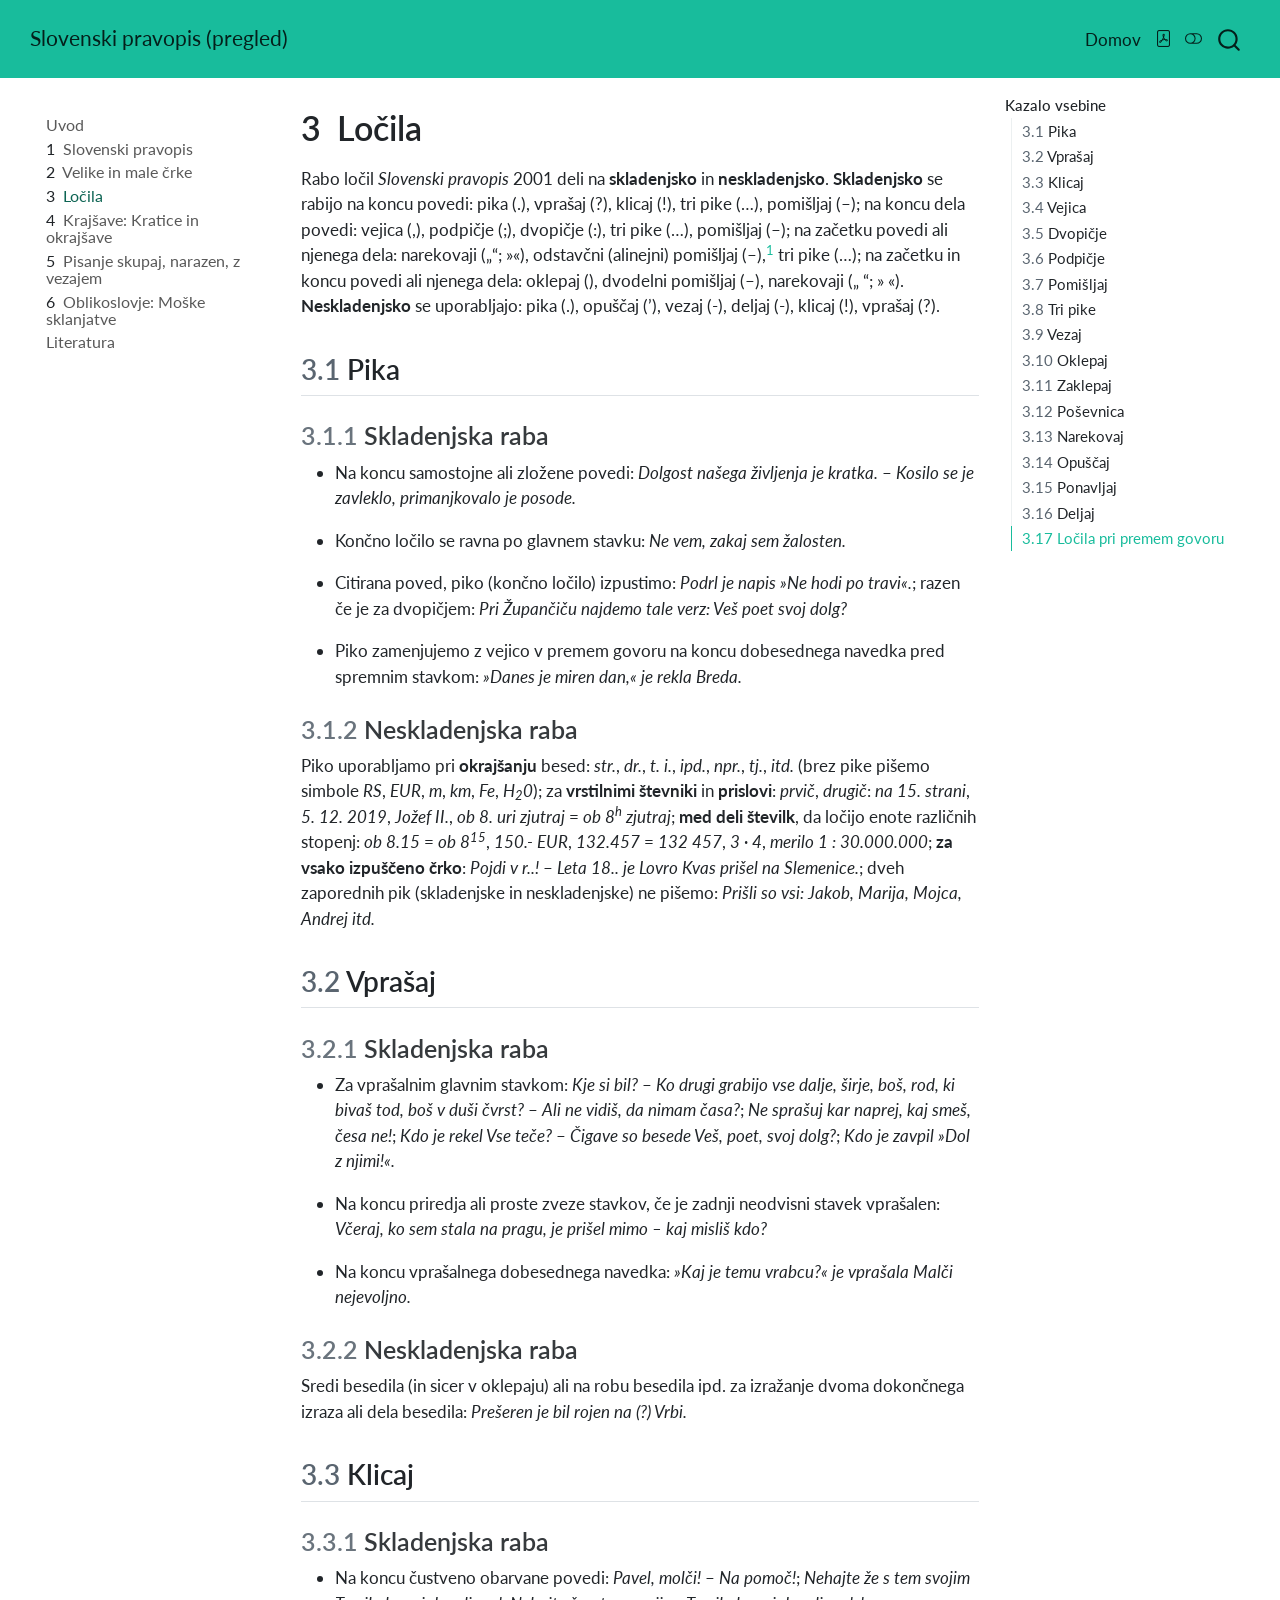
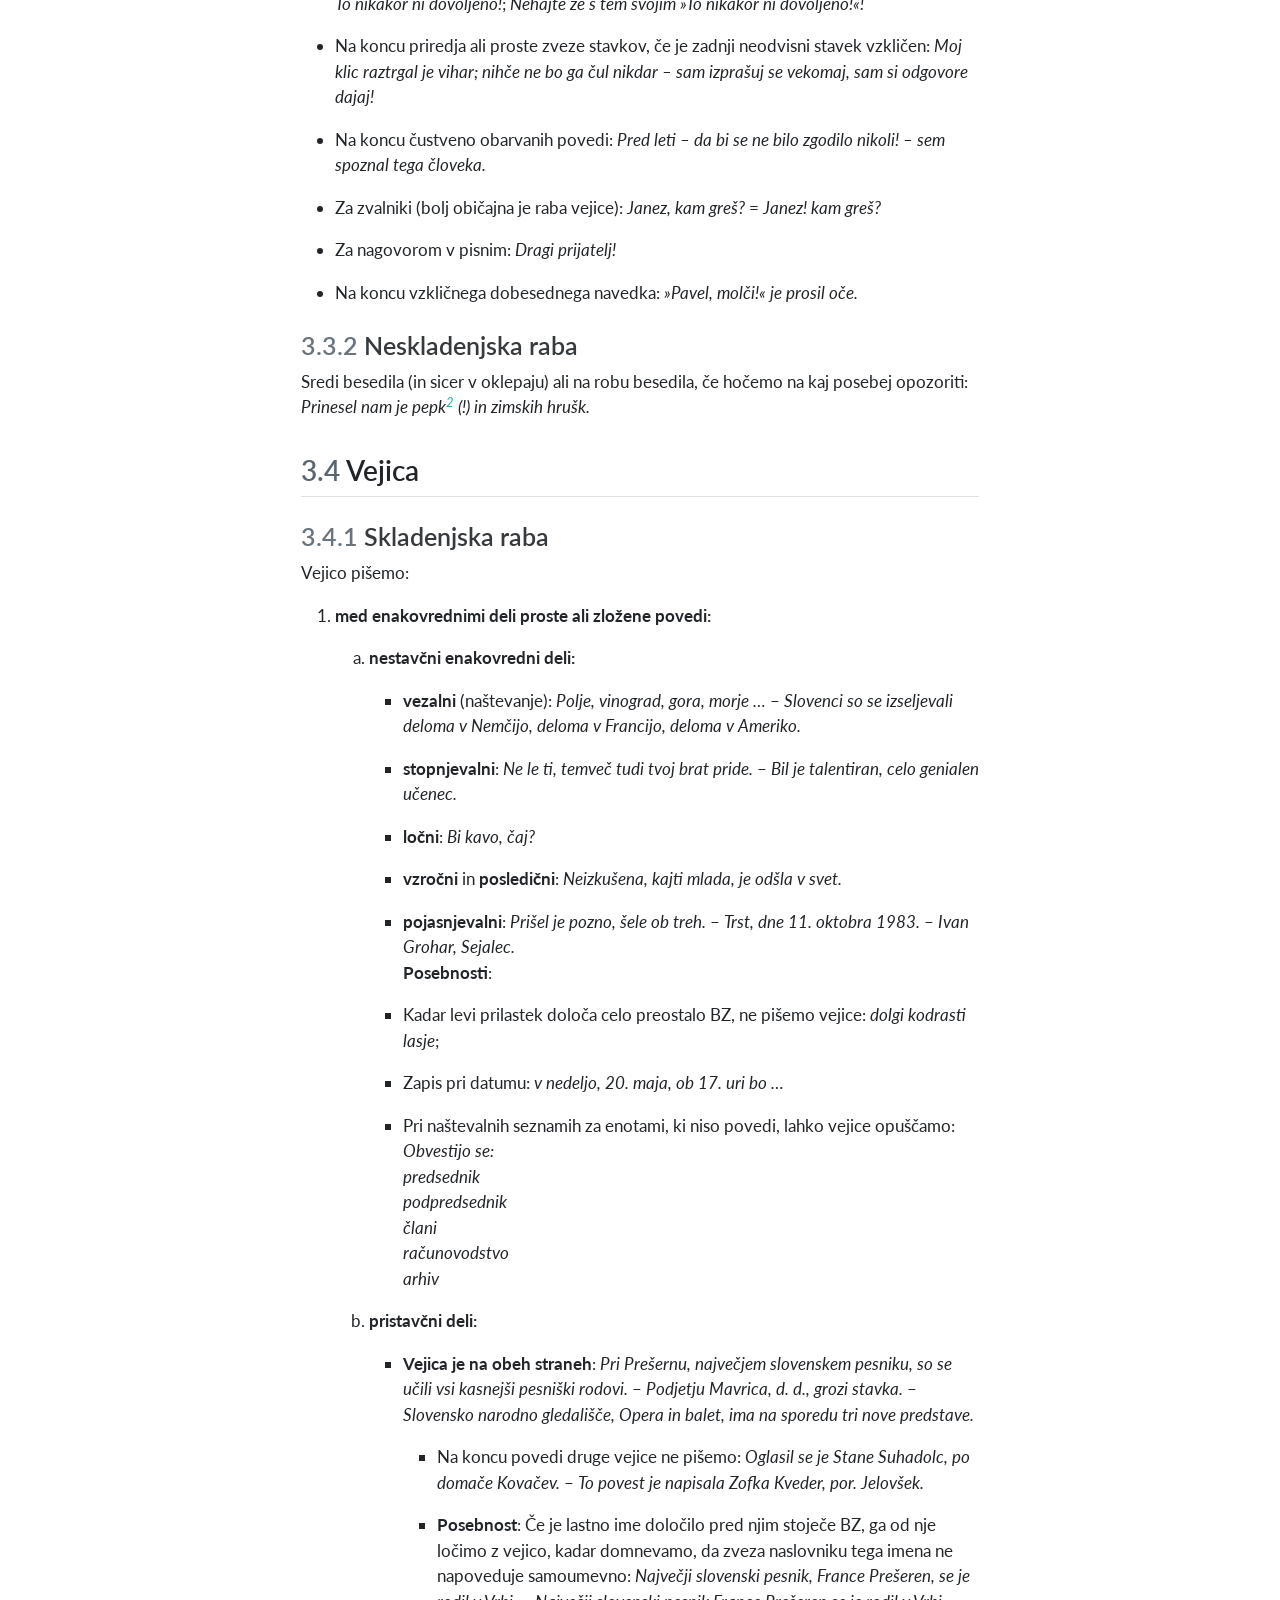
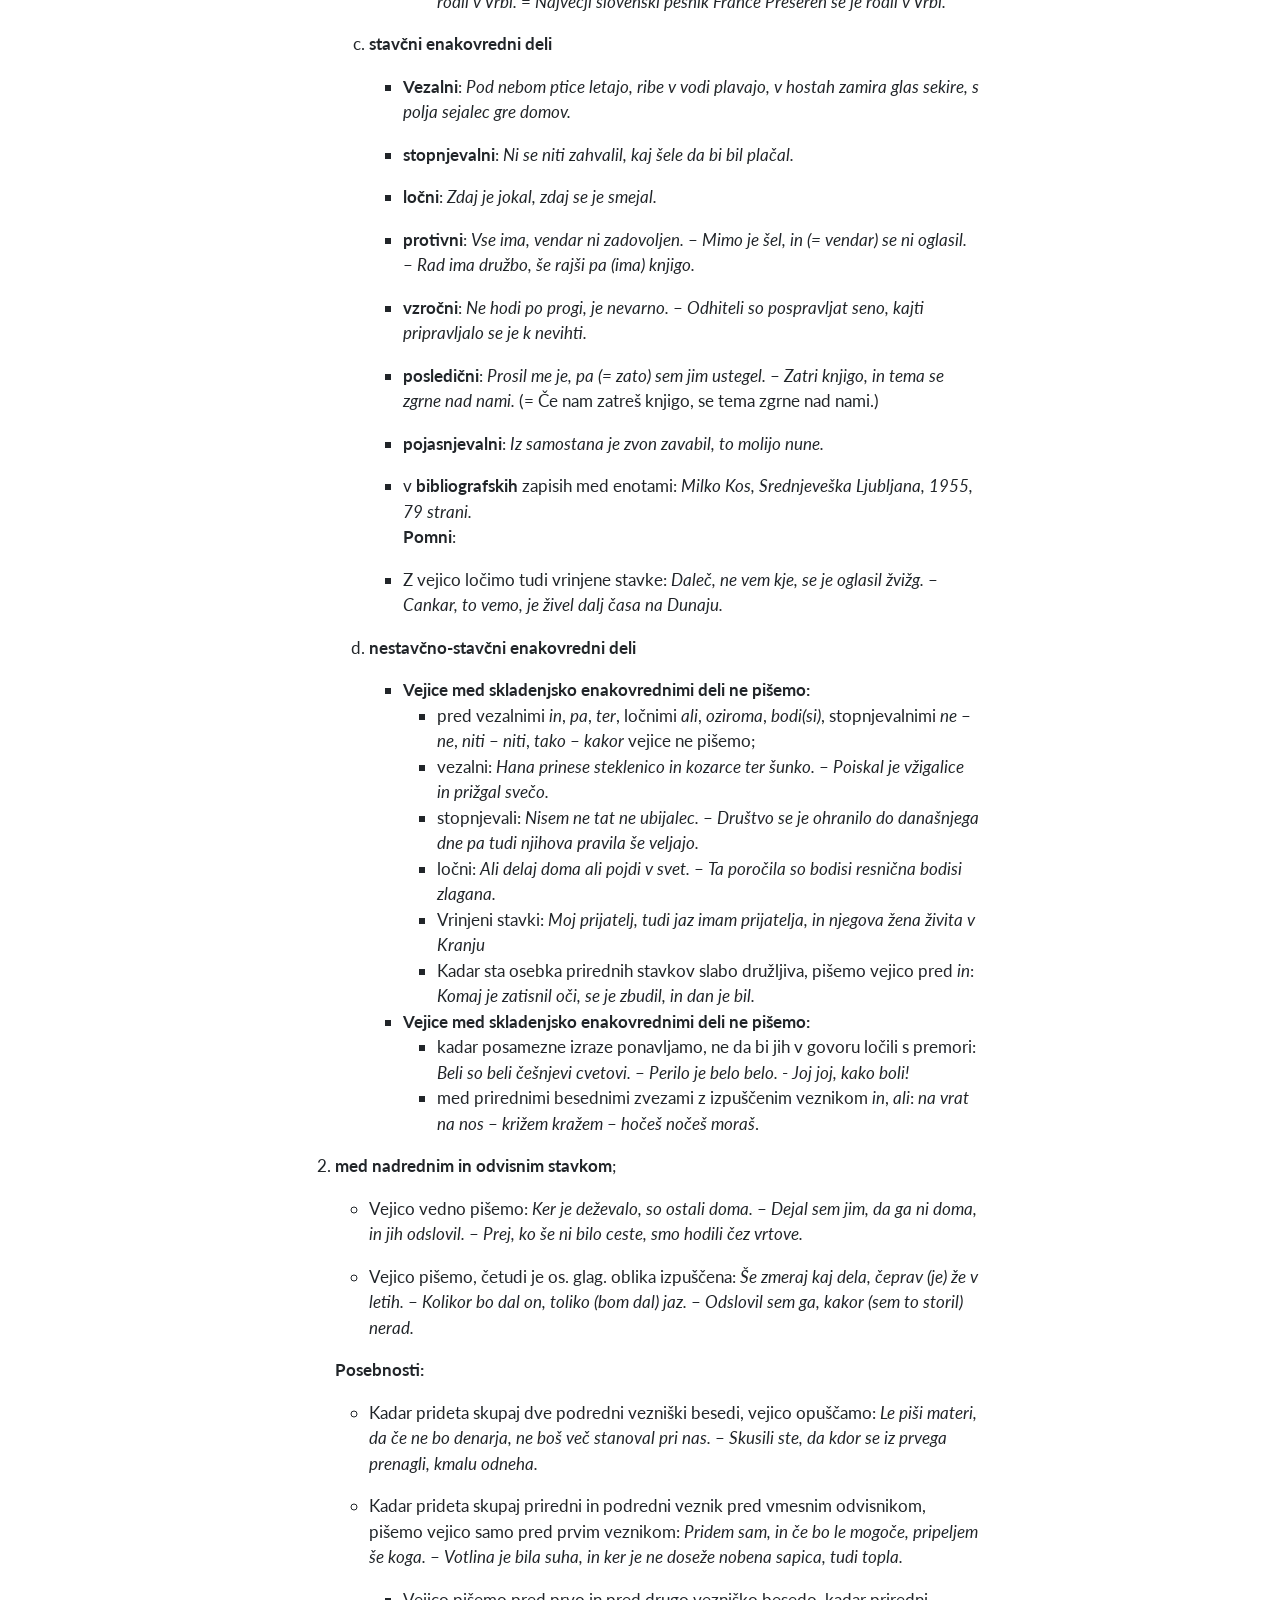
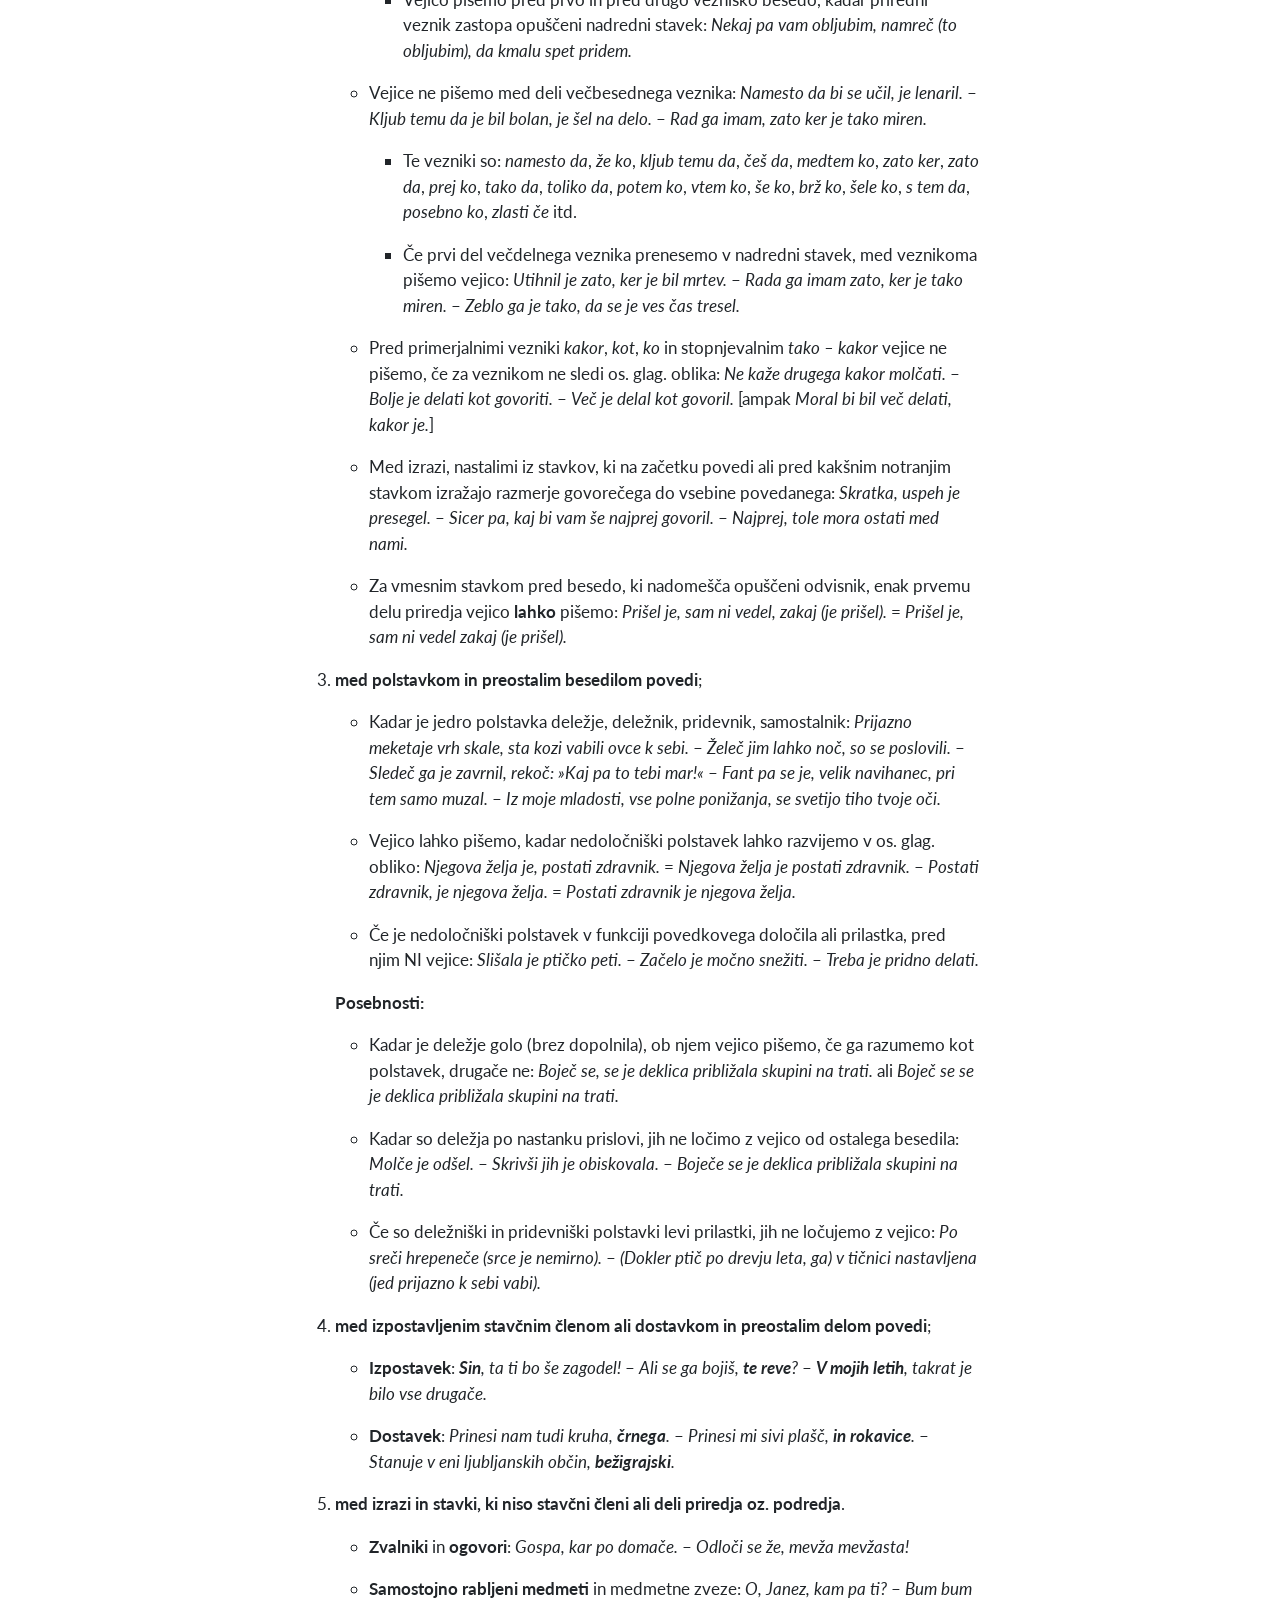
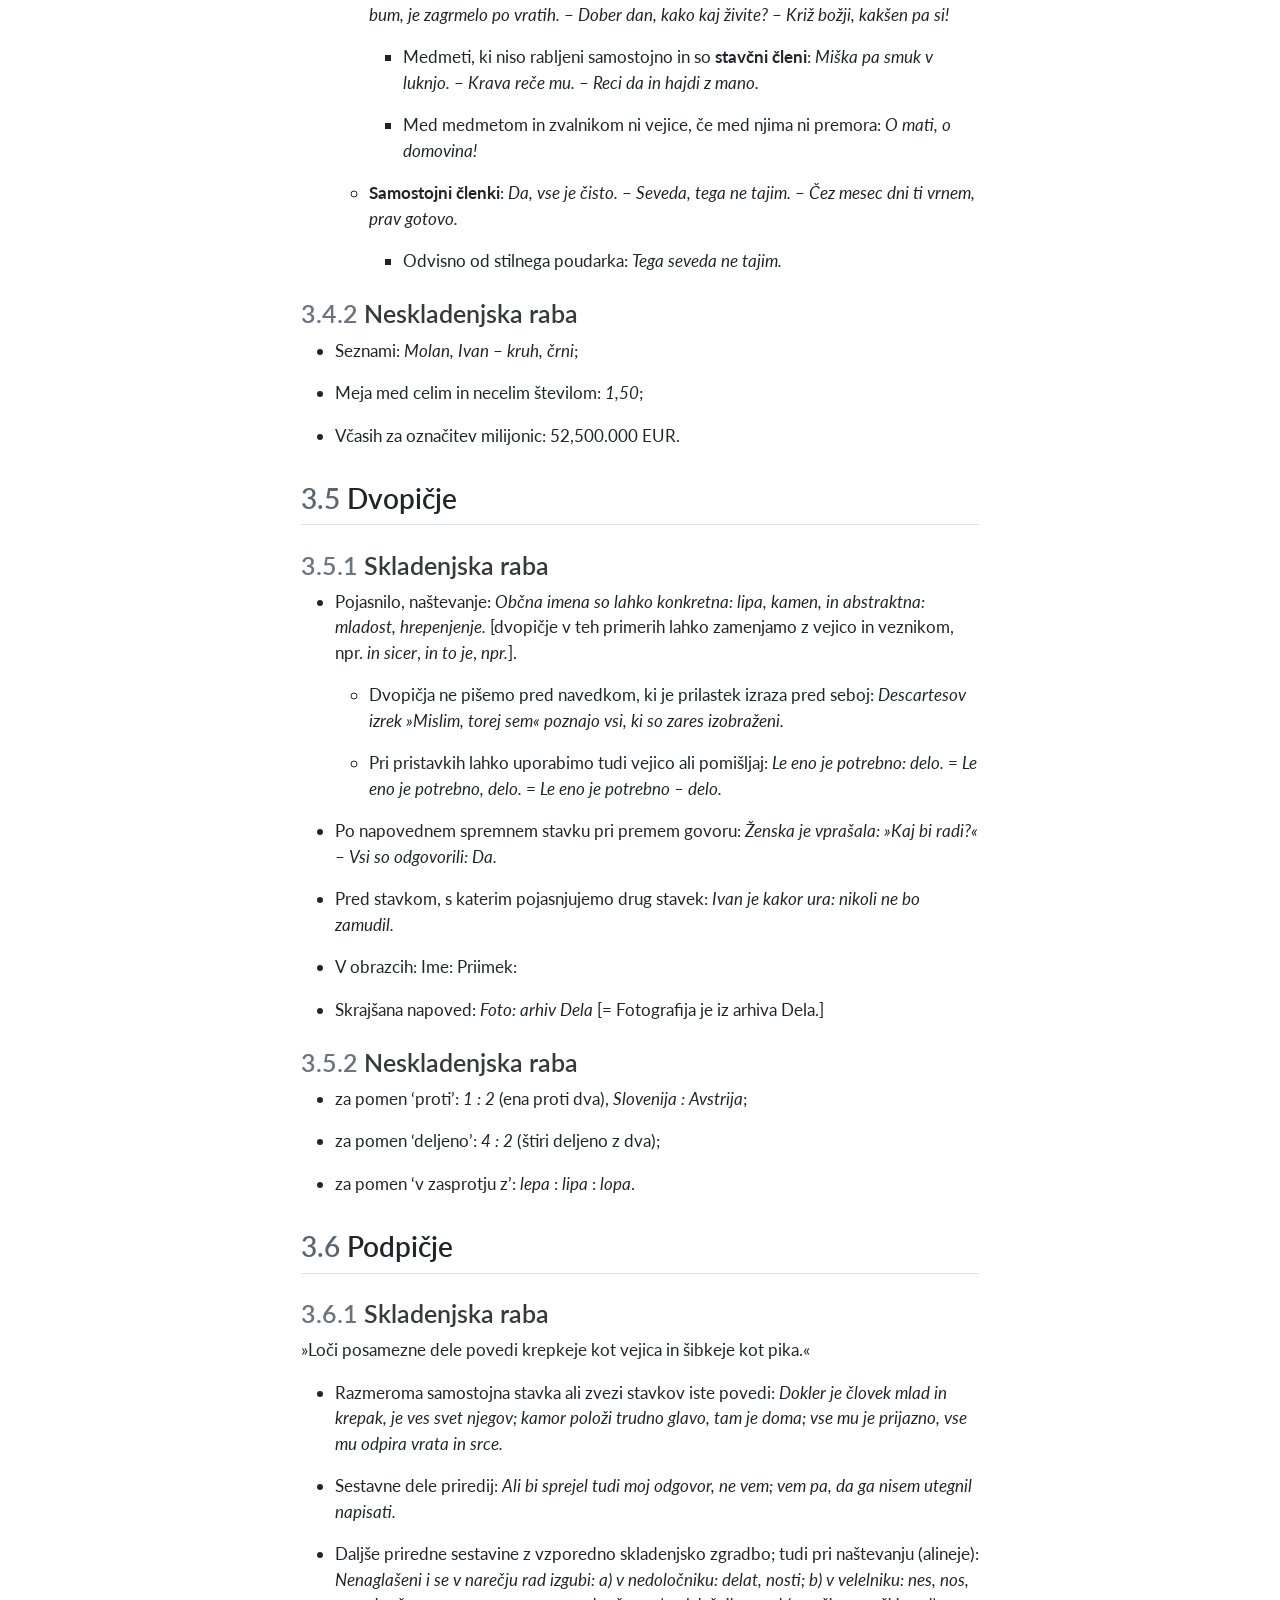
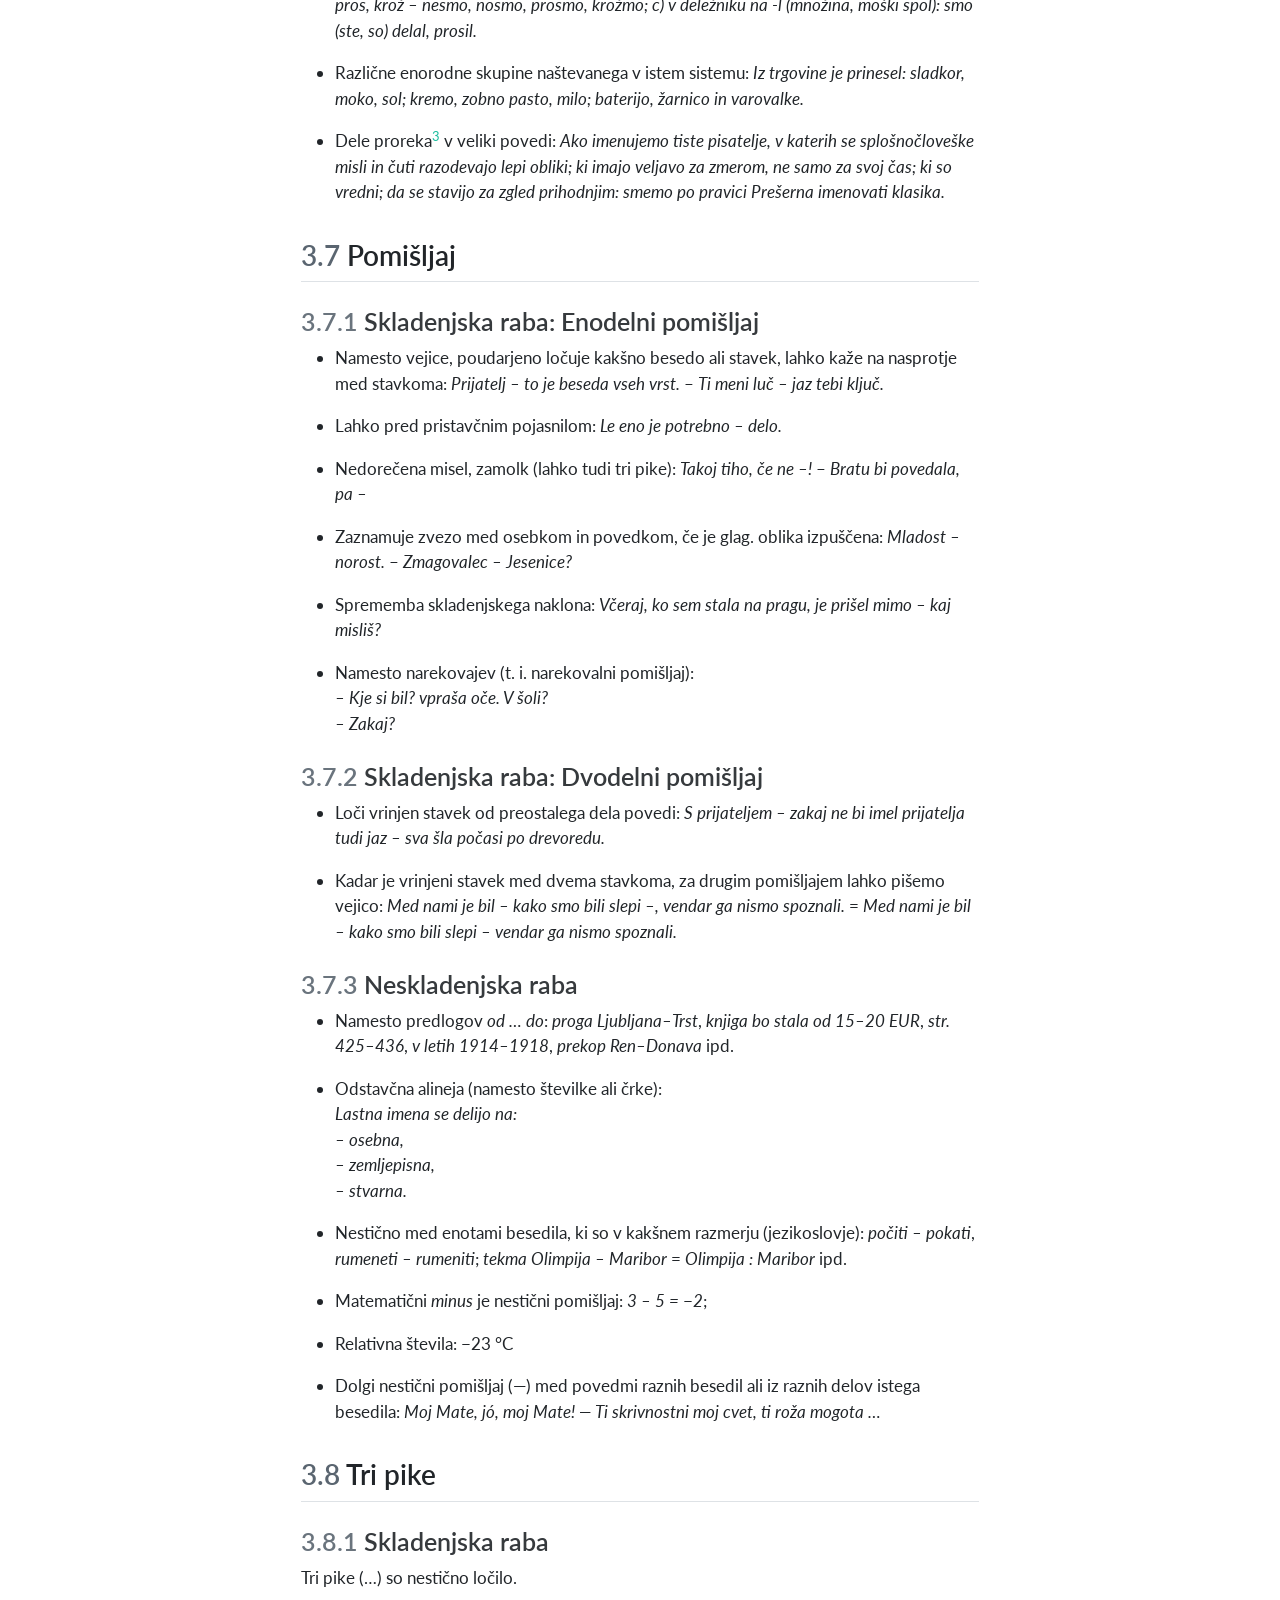
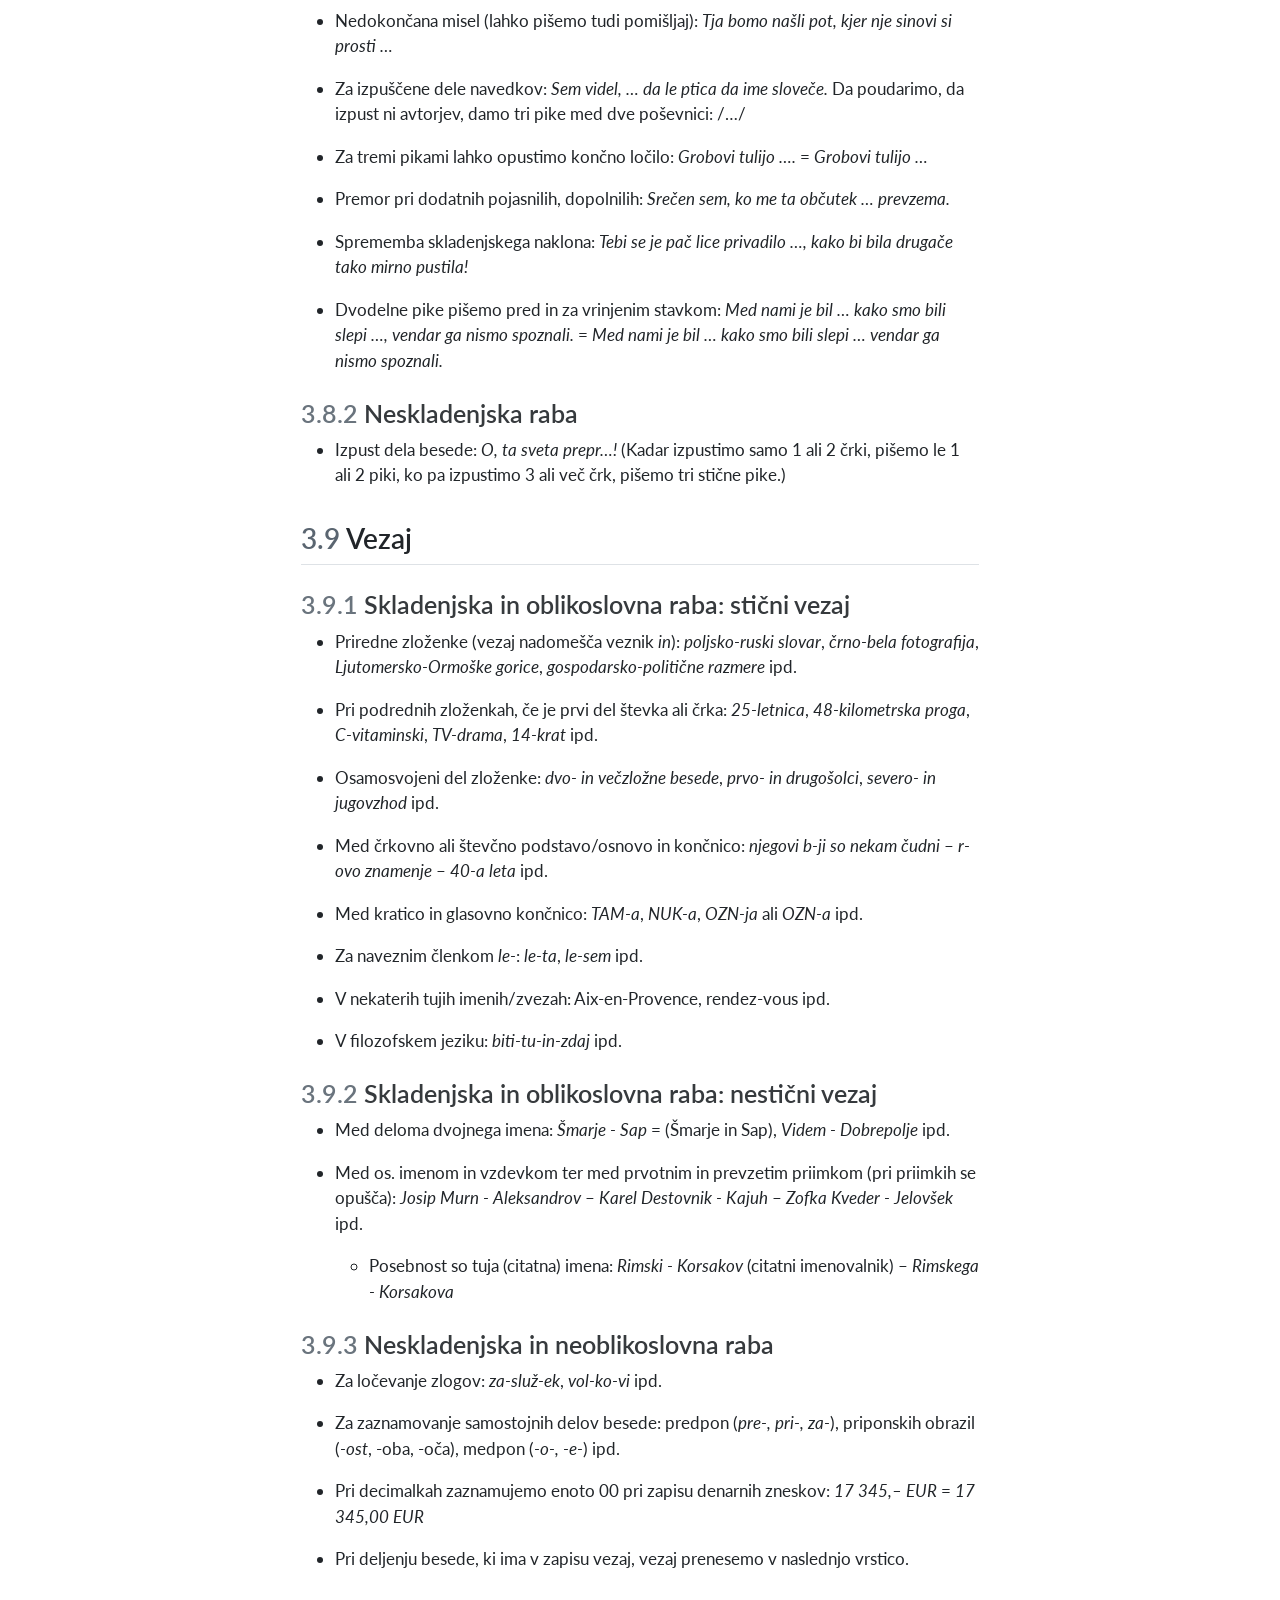
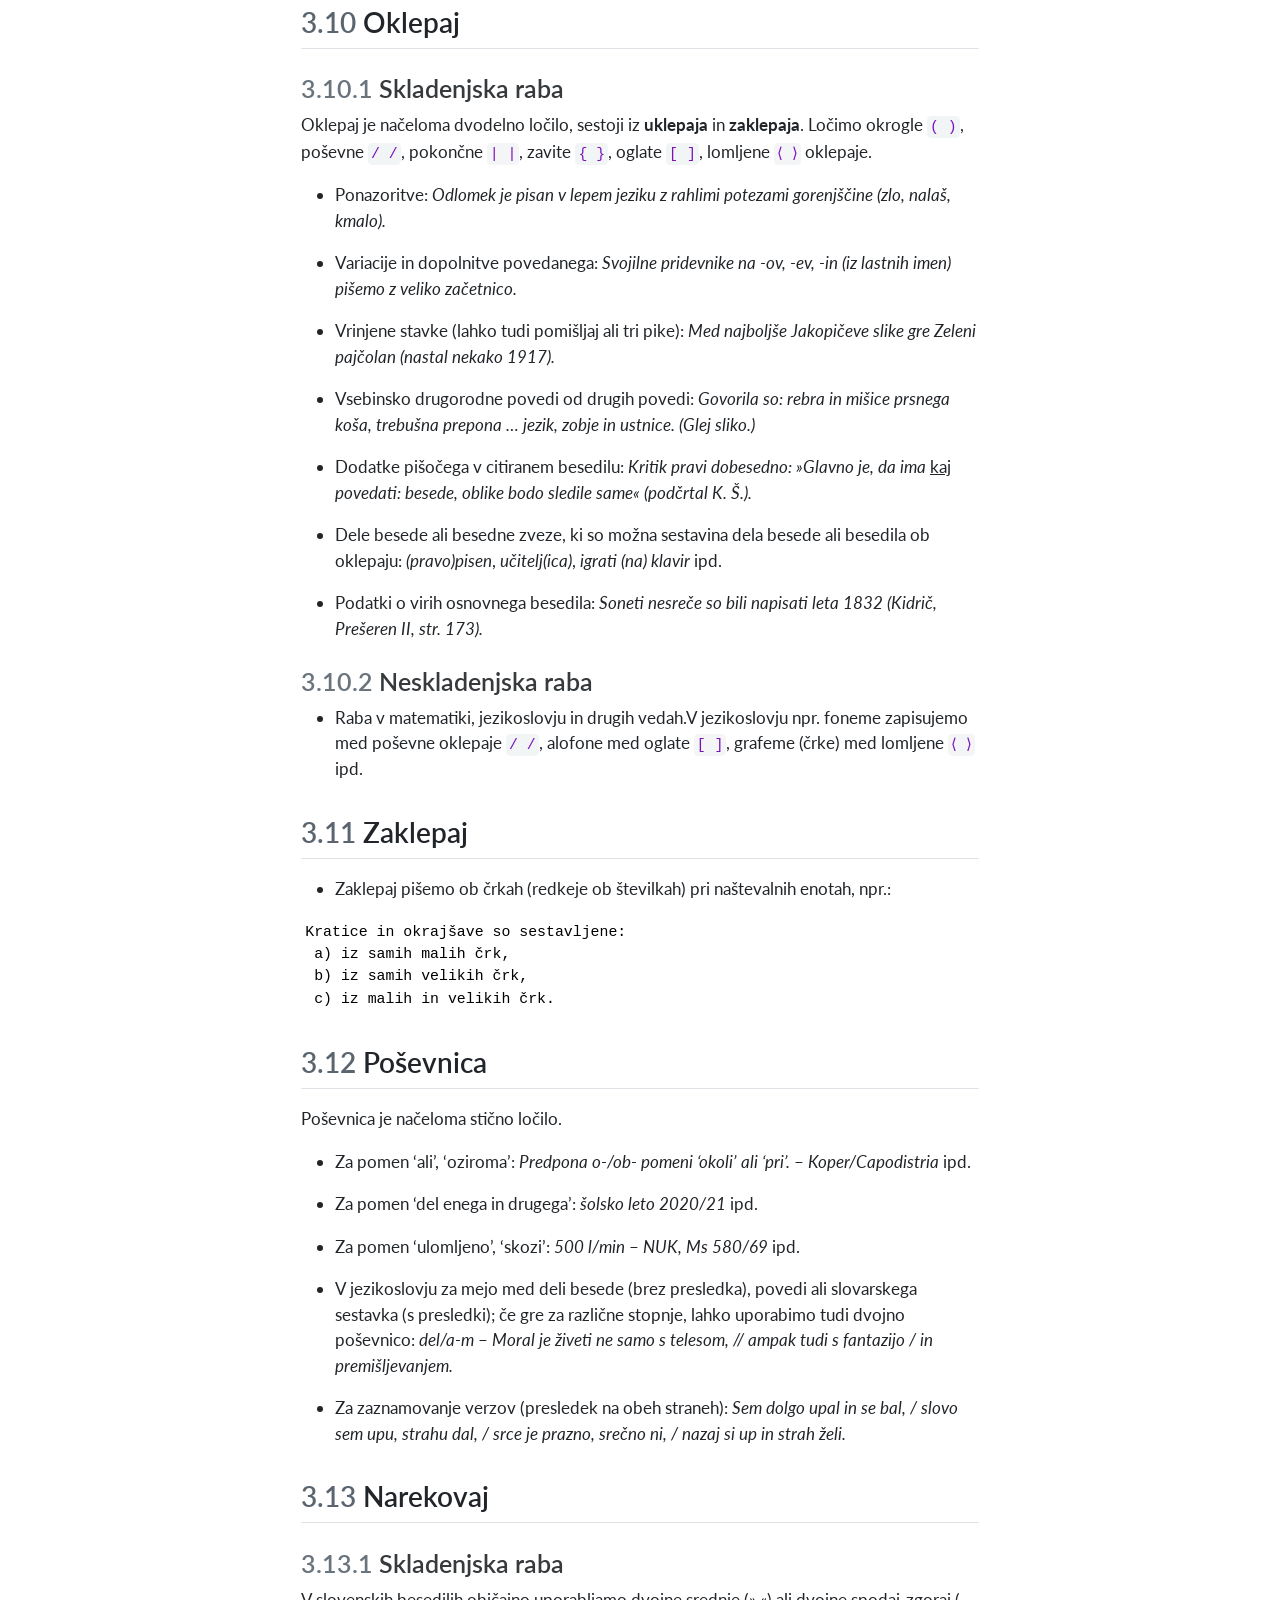
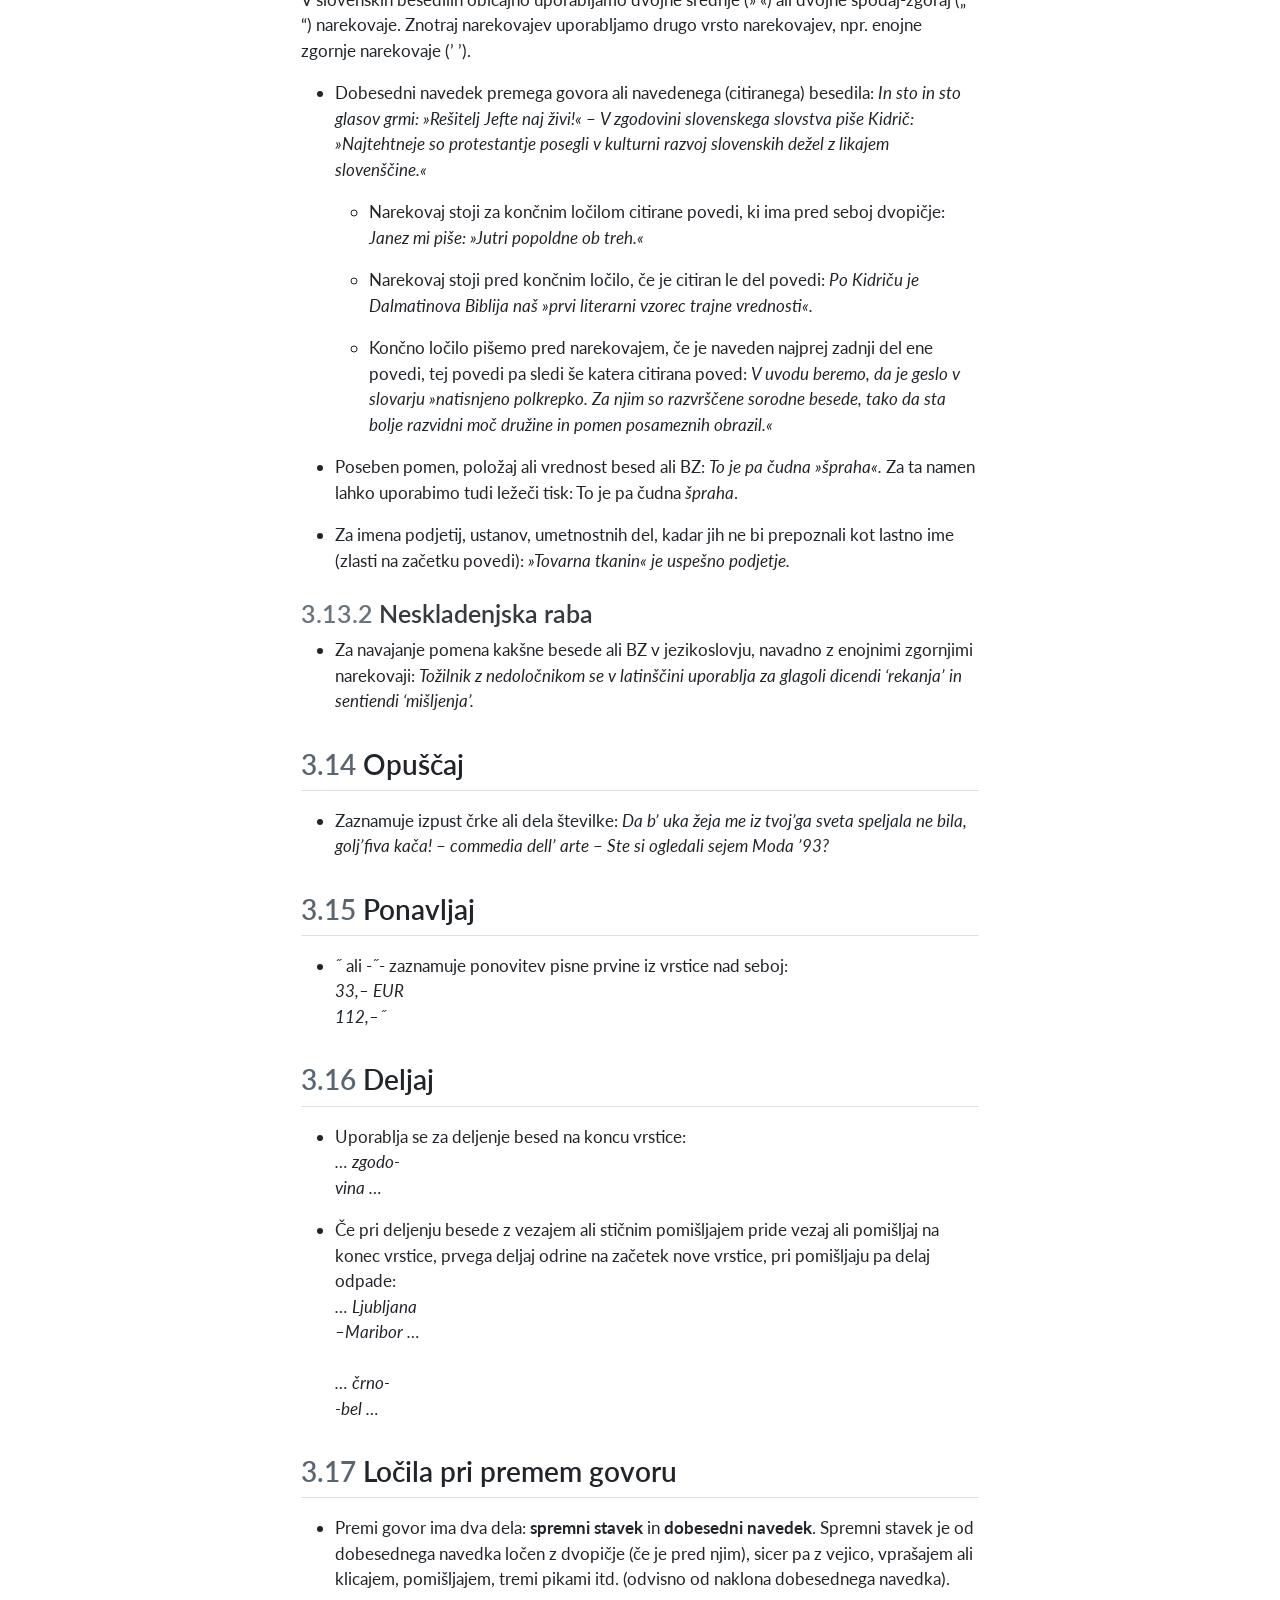
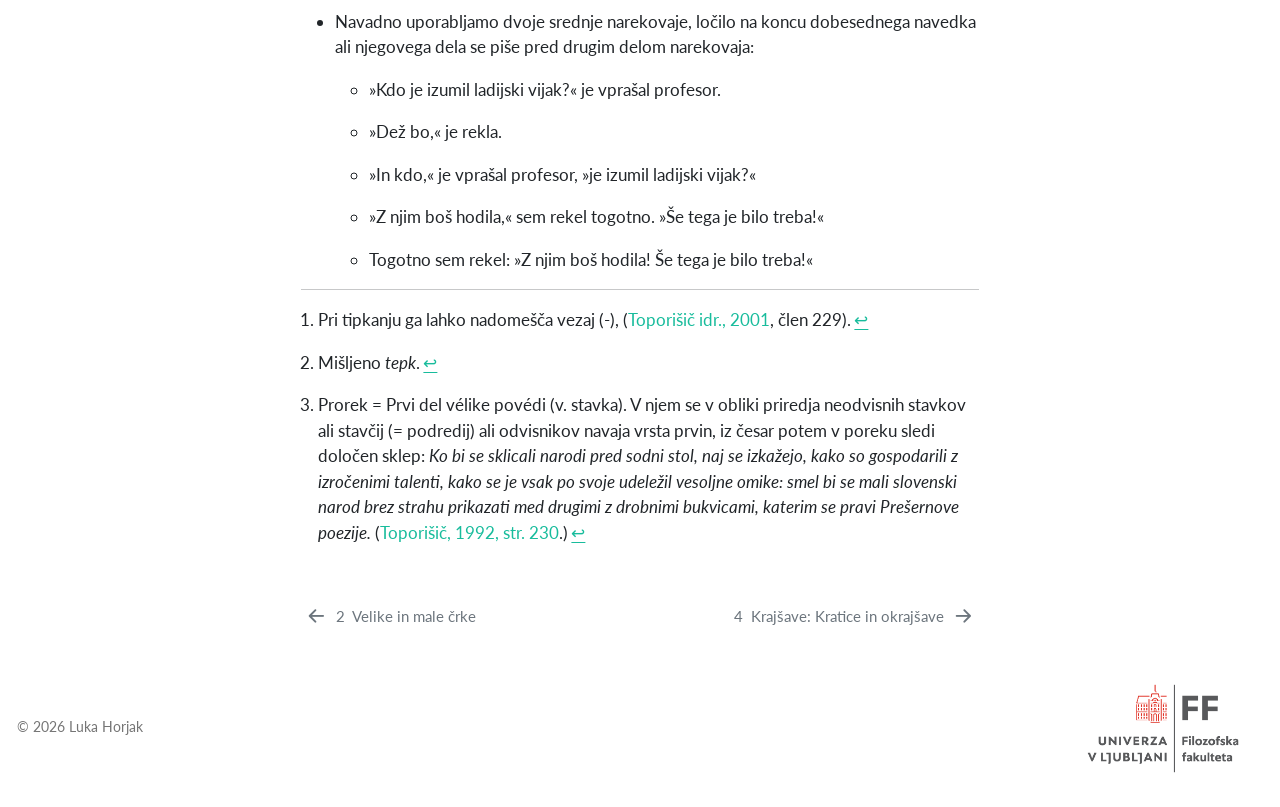
<file: _3Ločila.html>
<!DOCTYPE html>
<html xmlns="http://www.w3.org/1999/xhtml" lang="sl" xml:lang="sl"><head>

<meta charset="utf-8">
<meta name="generator" content="quarto-1.9.37">

<meta name="viewport" content="width=device-width, initial-scale=1.0, user-scalable=yes">


<title>3&nbsp; Ločila – Slovenski pravopis (pregled)</title>
<style>
/* Default styles provided by pandoc.
** See https://pandoc.org/MANUAL.html#variables-for-html for config info.
*/
code{white-space: pre-wrap;}
span.smallcaps{font-variant: small-caps;}
div.columns{display: flex; gap: min(4vw, 1.5em);}
div.column{flex: auto; overflow-x: auto;}
div.hanging-indent{margin-left: 1.5em; text-indent: -1.5em;}
ul.task-list{list-style: none;}
ul.task-list li input[type="checkbox"] {
  width: 0.8em;
  margin: 0 0.8em 0.2em -1em; /* quarto-specific, see https://github.com/quarto-dev/quarto-cli/issues/4556 */ 
  vertical-align: middle;
}
/* CSS for citations */
div.csl-bib-body { }
div.csl-entry {
  clear: both;
  margin-bottom: 0em;
}
.hanging-indent div.csl-entry {
  margin-left:2em;
  text-indent:-2em;
}
div.csl-left-margin {
  min-width:2em;
  float:left;
}
div.csl-right-inline {
  margin-left:2em;
  padding-left:1em;
}
div.csl-indent {
  margin-left: 2em;
}</style>


<script src="site_libs/quarto-nav/quarto-nav.js"></script>
<script src="site_libs/quarto-nav/headroom.min.js"></script>
<script src="site_libs/clipboard/clipboard.min.js"></script>
<script src="site_libs/quarto-search/autocomplete.umd.js"></script>
<script src="site_libs/quarto-search/fuse.min.js"></script>
<script src="site_libs/quarto-search/quarto-search.js"></script>
<meta name="quarto:offset" content="./">
<link href="./_4Kratice.html" rel="next">
<link href="./_2Začetnica.html" rel="prev">
<script src="site_libs/quarto-html/quarto.js" type="module"></script>
<script src="site_libs/quarto-html/tabsets/tabsets.js" type="module"></script>
<script src="site_libs/quarto-html/popper.min.js"></script>
<script src="site_libs/quarto-html/tippy.umd.min.js"></script>
<script src="site_libs/quarto-html/anchor.min.js"></script>
<link href="site_libs/quarto-html/tippy.css" rel="stylesheet">
<link href="site_libs/quarto-html/quarto-syntax-highlighting-7f8f88aac4f3542376d5c11b86a4c14d.css" rel="stylesheet" class="quarto-color-scheme" id="quarto-text-highlighting-styles">
<link href="site_libs/quarto-html/quarto-syntax-highlighting-dark-d0ae9245876894da5ac7e18953ecc5cc.css" rel="stylesheet" class="quarto-color-scheme quarto-color-alternate" id="quarto-text-highlighting-styles">
<link href="site_libs/quarto-html/quarto-syntax-highlighting-7f8f88aac4f3542376d5c11b86a4c14d.css" rel="stylesheet" class="quarto-color-scheme-extra" id="quarto-text-highlighting-styles">
<script src="site_libs/bootstrap/bootstrap.min.js"></script>
<link href="site_libs/bootstrap/bootstrap-icons.css" rel="stylesheet">
<link href="site_libs/bootstrap/bootstrap-34a0e9f81c705c5f6744f10ed2066b87.min.css" rel="stylesheet" append-hash="true" class="quarto-color-scheme" id="quarto-bootstrap" data-mode="light">
<link href="site_libs/bootstrap/bootstrap-dark-d12fa299449e4def4713b2e7ab07e7f0.min.css" rel="stylesheet" append-hash="true" class="quarto-color-scheme quarto-color-alternate" id="quarto-bootstrap" data-mode="dark">
<link href="site_libs/bootstrap/bootstrap-34a0e9f81c705c5f6744f10ed2066b87.min.css" rel="stylesheet" append-hash="true" class="quarto-color-scheme-extra" id="quarto-bootstrap" data-mode="light">
<script id="quarto-search-options" type="application/json">{
  "location": "navbar",
  "copy-button": false,
  "collapse-after": 3,
  "panel-placement": "end",
  "type": "overlay",
  "limit": 50,
  "keyboard-shortcut": [
    "f",
    "/",
    "s"
  ],
  "show-item-context": false,
  "language": {
    "search-no-results-text": "Ni rezultatov",
    "search-matching-documents-text": "ujemajoči se dokumenti",
    "search-copy-link-title": "Kopiraj povezavo do iskanja",
    "search-hide-matches-text": "Skrij dodatne zadetke",
    "search-more-match-text": "več zadetkov v tem dokumentu",
    "search-more-matches-text": "več zadetkov v tem dokumentu",
    "search-clear-button-title": "Počisti",
    "search-text-placeholder": "",
    "search-detached-cancel-button-title": "Prekliči",
    "search-submit-button-title": "Pošlji",
    "search-label": "Iskanje"
  }
}</script>
<link href="https://fonts.googleapis.com/css2?family=Shantell+Sans:wght@400;500;600&amp;display=swap" rel="stylesheet">


<link rel="stylesheet" href="neat-annotations.css">
</head>

<body class="nav-sidebar floating nav-fixed quarto-light"><script id="quarto-html-before-body" type="application/javascript">
    const toggleBodyColorMode = (bsSheetEl) => {
      const mode = bsSheetEl.getAttribute("data-mode");
      const bodyEl = window.document.querySelector("body");
      if (mode === "dark") {
        bodyEl.classList.add("quarto-dark");
        bodyEl.classList.remove("quarto-light");
      } else {
        bodyEl.classList.add("quarto-light");
        bodyEl.classList.remove("quarto-dark");
      }
    }
    const toggleBodyColorPrimary = () => {
      const bsSheetEl = window.document.querySelector("link#quarto-bootstrap:not([rel=disabled-stylesheet])");
      if (bsSheetEl) {
        toggleBodyColorMode(bsSheetEl);
      }
    }
    const setColorSchemeToggle = (alternate) => {
      const toggles = window.document.querySelectorAll('.quarto-color-scheme-toggle');
      for (let i=0; i < toggles.length; i++) {
        const toggle = toggles[i];
        if (toggle) {
          if (alternate) {
            toggle.classList.add("alternate");
          } else {
            toggle.classList.remove("alternate");
          }
        }
      }
    };
    const toggleColorMode = (alternate) => {
      // Switch the stylesheets
      const primaryStylesheets = window.document.querySelectorAll('link.quarto-color-scheme:not(.quarto-color-alternate)');
      const alternateStylesheets = window.document.querySelectorAll('link.quarto-color-scheme.quarto-color-alternate');
      manageTransitions('#quarto-margin-sidebar .nav-link', false);
      if (alternate) {
        // note: dark is layered on light, we don't disable primary!
        enableStylesheet(alternateStylesheets);
        for (const sheetNode of alternateStylesheets) {
          if (sheetNode.id === "quarto-bootstrap") {
            toggleBodyColorMode(sheetNode);
          }
        }
      } else {
        disableStylesheet(alternateStylesheets);
        enableStylesheet(primaryStylesheets)
        toggleBodyColorPrimary();
      }
      manageTransitions('#quarto-margin-sidebar .nav-link', true);
      // Switch the toggles
      setColorSchemeToggle(alternate)
      // Hack to workaround the fact that safari doesn't
      // properly recolor the scrollbar when toggling (#1455)
      if (navigator.userAgent.indexOf('Safari') > 0 && navigator.userAgent.indexOf('Chrome') == -1) {
        manageTransitions("body", false);
        window.scrollTo(0, 1);
        setTimeout(() => {
          window.scrollTo(0, 0);
          manageTransitions("body", true);
        }, 40);
      }
    }
    const disableStylesheet = (stylesheets) => {
      for (let i=0; i < stylesheets.length; i++) {
        const stylesheet = stylesheets[i];
        stylesheet.rel = 'disabled-stylesheet';
      }
    }
    const enableStylesheet = (stylesheets) => {
      for (let i=0; i < stylesheets.length; i++) {
        const stylesheet = stylesheets[i];
        if(stylesheet.rel !== 'stylesheet') { // for Chrome, which will still FOUC without this check
          stylesheet.rel = 'stylesheet';
        }
      }
    }
    const manageTransitions = (selector, allowTransitions) => {
      const els = window.document.querySelectorAll(selector);
      for (let i=0; i < els.length; i++) {
        const el = els[i];
        if (allowTransitions) {
          el.classList.remove('notransition');
        } else {
          el.classList.add('notransition');
        }
      }
    }
    const isFileUrl = () => {
      return window.location.protocol === 'file:';
    }
    const hasAlternateSentinel = () => {
      let styleSentinel = getColorSchemeSentinel();
      if (styleSentinel !== null) {
        return styleSentinel === "alternate";
      } else {
        return false;
      }
    }
    const setStyleSentinel = (alternate) => {
      const value = alternate ? "alternate" : "default";
      if (!isFileUrl()) {
        window.localStorage.setItem("quarto-color-scheme", value);
      } else {
        localAlternateSentinel = value;
      }
    }
    const getColorSchemeSentinel = () => {
      if (!isFileUrl()) {
        const storageValue = window.localStorage.getItem("quarto-color-scheme");
        return storageValue != null ? storageValue : localAlternateSentinel;
      } else {
        return localAlternateSentinel;
      }
    }
    const toggleGiscusIfUsed = (isAlternate, darkModeDefault) => {
      const baseTheme = document.querySelector('#giscus-base-theme')?.value ?? 'light';
      const alternateTheme = document.querySelector('#giscus-alt-theme')?.value ?? 'dark';
      let newTheme = '';
      if(authorPrefersDark) {
        newTheme = isAlternate ? baseTheme : alternateTheme;
      } else {
        newTheme = isAlternate ? alternateTheme : baseTheme;
      }
      const changeGiscusTheme = () => {
        // From: https://github.com/giscus/giscus/issues/336
        const sendMessage = (message) => {
          const iframe = document.querySelector('iframe.giscus-frame');
          if (!iframe) return;
          iframe.contentWindow.postMessage({ giscus: message }, 'https://giscus.app');
        }
        sendMessage({
          setConfig: {
            theme: newTheme
          }
        });
      }
      const isGiscussLoaded = window.document.querySelector('iframe.giscus-frame') !== null;
      if (isGiscussLoaded) {
        changeGiscusTheme();
      }
    };
    const authorPrefersDark = false;
    const darkModeDefault = authorPrefersDark;
      document.querySelector('link#quarto-text-highlighting-styles.quarto-color-scheme-extra').rel = 'disabled-stylesheet';
      document.querySelector('link#quarto-bootstrap.quarto-color-scheme-extra').rel = 'disabled-stylesheet';
    let localAlternateSentinel = darkModeDefault ? 'alternate' : 'default';
    // Dark / light mode switch
    window.quartoToggleColorScheme = () => {
      // Read the current dark / light value
      let toAlternate = !hasAlternateSentinel();
      toggleColorMode(toAlternate);
      setStyleSentinel(toAlternate);
      toggleGiscusIfUsed(toAlternate, darkModeDefault);
      window.dispatchEvent(new Event('resize'));
    };
    // Switch to dark mode if need be
    if (hasAlternateSentinel()) {
      toggleColorMode(true);
    } else {
      toggleColorMode(false);
    }
  </script>

<div id="quarto-search-results"></div>
  <header id="quarto-header" class="headroom fixed-top">
    <nav class="navbar navbar-expand-lg " data-bs-theme="dark">
      <div class="navbar-container container-fluid">
      <div class="navbar-brand-container mx-auto">
    <a class="navbar-brand" href="./index.html">
    <span class="navbar-title">Slovenski pravopis (pregled)</span>
    </a>
  </div>
            <div id="quarto-search" class="" title="Iskanje"></div>
          <button class="navbar-toggler" type="button" data-bs-toggle="collapse" data-bs-target="#navbarCollapse" aria-controls="navbarCollapse" role="menu" aria-expanded="false" aria-label="Preklopi navigacijo" onclick="if (window.quartoToggleHeadroom) { window.quartoToggleHeadroom(); }">
  <span class="navbar-toggler-icon"></span>
</button>
          <div class="collapse navbar-collapse" id="navbarCollapse">
            <ul class="navbar-nav navbar-nav-scroll ms-auto">
  <li class="nav-item">
    <a class="nav-link active" href="./index.html" aria-current="page"> 
<span class="menu-text">Domov</span></a>
  </li>  
</ul>
          </div> <!-- /navcollapse -->
            <div class="quarto-navbar-tools">
    <a href="./slovenski-pravopis.pdf" title="Prenesi PDF" class="quarto-navigation-tool px-1" aria-label="Prenesi PDF"><i class="bi bi-file-pdf"></i></a>
  <a href="" class="quarto-color-scheme-toggle quarto-navigation-tool  px-1" onclick="window.quartoToggleColorScheme(); return false;" title="Preklopi temni način"><i class="bi"></i></a>
</div>
      </div> <!-- /container-fluid -->
    </nav>
  <nav class="quarto-secondary-nav">
    <div class="container-fluid d-flex">
      <button type="button" class="quarto-btn-toggle btn" data-bs-toggle="collapse" role="button" data-bs-target=".quarto-sidebar-collapse-item" aria-controls="quarto-sidebar" aria-expanded="false" aria-label="Preklopi navigacijo v stranski vrstici" onclick="if (window.quartoToggleHeadroom) { window.quartoToggleHeadroom(); }">
        <i class="bi bi-layout-text-sidebar-reverse"></i>
      </button>
        <nav class="quarto-page-breadcrumbs" aria-label="breadcrumb"><ol class="breadcrumb"><li class="breadcrumb-item"><a href="./_3Ločila.html"><span class="chapter-number">3</span>&nbsp; <span class="chapter-title">Ločila</span></a></li></ol></nav>
        <a class="flex-grow-1" role="navigation" data-bs-toggle="collapse" data-bs-target=".quarto-sidebar-collapse-item" aria-controls="quarto-sidebar" aria-expanded="false" aria-label="Preklopi navigacijo v stranski vrstici" onclick="if (window.quartoToggleHeadroom) { window.quartoToggleHeadroom(); }">      
        </a>
    </div>
  </nav>
</header>
<!-- content -->
<div id="quarto-content" class="quarto-container page-columns page-rows-contents page-layout-article page-navbar">
<!-- sidebar -->
  <nav id="quarto-sidebar" class="sidebar collapse collapse-horizontal quarto-sidebar-collapse-item sidebar-navigation floating overflow-auto">
    <div class="sidebar-menu-container"> 
    <ul class="list-unstyled mt-1">
        <li class="sidebar-item">
  <div class="sidebar-item-container"> 
  <a href="./index.html" class="sidebar-item-text sidebar-link">
 <span class="menu-text">Uvod</span></a>
  </div>
</li>
        <li class="sidebar-item">
  <div class="sidebar-item-container"> 
  <a href="./_1Pravopis1.html" class="sidebar-item-text sidebar-link">
 <span class="menu-text"><span class="chapter-number">1</span>&nbsp; <span class="chapter-title">Slovenski pravopis</span></span></a>
  </div>
</li>
        <li class="sidebar-item">
  <div class="sidebar-item-container"> 
  <a href="./_2Začetnica.html" class="sidebar-item-text sidebar-link">
 <span class="menu-text"><span class="chapter-number">2</span>&nbsp; <span class="chapter-title">Velike in male črke</span></span></a>
  </div>
</li>
        <li class="sidebar-item">
  <div class="sidebar-item-container"> 
  <a href="./_3Ločila.html" class="sidebar-item-text sidebar-link active">
 <span class="menu-text"><span class="chapter-number">3</span>&nbsp; <span class="chapter-title">Ločila</span></span></a>
  </div>
</li>
        <li class="sidebar-item">
  <div class="sidebar-item-container"> 
  <a href="./_4Kratice.html" class="sidebar-item-text sidebar-link">
 <span class="menu-text"><span class="chapter-number">4</span>&nbsp; <span class="chapter-title">Krajšave: Kratice in okrajšave</span></span></a>
  </div>
</li>
        <li class="sidebar-item">
  <div class="sidebar-item-container"> 
  <a href="./_5Pisanje.html" class="sidebar-item-text sidebar-link">
 <span class="menu-text"><span class="chapter-number">5</span>&nbsp; <span class="chapter-title">Pisanje skupaj, narazen, z vezajem</span></span></a>
  </div>
</li>
        <li class="sidebar-item">
  <div class="sidebar-item-container"> 
  <a href="./_6Sklanjatve.html" class="sidebar-item-text sidebar-link">
 <span class="menu-text"><span class="chapter-number">6</span>&nbsp; <span class="chapter-title">Oblikoslovje: Moške sklanjatve</span></span></a>
  </div>
</li>
        <li class="sidebar-item">
  <div class="sidebar-item-container"> 
  <a href="./references.html" class="sidebar-item-text sidebar-link">
 <span class="menu-text">Literatura</span></a>
  </div>
</li>
    </ul>
    </div>
</nav>
<div id="quarto-sidebar-glass" class="quarto-sidebar-collapse-item" data-bs-toggle="collapse" data-bs-target=".quarto-sidebar-collapse-item"></div>
<!-- margin-sidebar -->
    <div id="quarto-margin-sidebar" class="sidebar margin-sidebar">
        <nav id="TOC" role="doc-toc" class="toc-active">
    <h2 id="toc-title">Kazalo vsebine</h2>
   
  <ul>
  <li><a href="#pika" id="toc-pika" class="nav-link active" data-scroll-target="#pika"><span class="header-section-number">3.1</span> Pika</a>
  <ul class="collapse">
  <li><a href="#skladenjska-raba" id="toc-skladenjska-raba" class="nav-link" data-scroll-target="#skladenjska-raba"><span class="header-section-number">3.1.1</span> Skladenjska raba</a></li>
  <li><a href="#neskladenjska-raba" id="toc-neskladenjska-raba" class="nav-link" data-scroll-target="#neskladenjska-raba"><span class="header-section-number">3.1.2</span> Neskladenjska raba</a></li>
  </ul></li>
  <li><a href="#vprašaj" id="toc-vprašaj" class="nav-link" data-scroll-target="#vprašaj"><span class="header-section-number">3.2</span> Vprašaj</a>
  <ul class="collapse">
  <li><a href="#skladenjska-raba-1" id="toc-skladenjska-raba-1" class="nav-link" data-scroll-target="#skladenjska-raba-1"><span class="header-section-number">3.2.1</span> Skladenjska raba</a></li>
  <li><a href="#neskladenjska-raba-1" id="toc-neskladenjska-raba-1" class="nav-link" data-scroll-target="#neskladenjska-raba-1"><span class="header-section-number">3.2.2</span> Neskladenjska raba</a></li>
  </ul></li>
  <li><a href="#klicaj" id="toc-klicaj" class="nav-link" data-scroll-target="#klicaj"><span class="header-section-number">3.3</span> Klicaj</a>
  <ul class="collapse">
  <li><a href="#skladenjska-raba-2" id="toc-skladenjska-raba-2" class="nav-link" data-scroll-target="#skladenjska-raba-2"><span class="header-section-number">3.3.1</span> Skladenjska raba</a></li>
  <li><a href="#neskladenjska-raba-2" id="toc-neskladenjska-raba-2" class="nav-link" data-scroll-target="#neskladenjska-raba-2"><span class="header-section-number">3.3.2</span> Neskladenjska raba</a></li>
  </ul></li>
  <li><a href="#vejica" id="toc-vejica" class="nav-link" data-scroll-target="#vejica"><span class="header-section-number">3.4</span> Vejica</a>
  <ul class="collapse">
  <li><a href="#skladenjska-raba-3" id="toc-skladenjska-raba-3" class="nav-link" data-scroll-target="#skladenjska-raba-3"><span class="header-section-number">3.4.1</span> Skladenjska raba</a></li>
  <li><a href="#neskladenjska-raba-3" id="toc-neskladenjska-raba-3" class="nav-link" data-scroll-target="#neskladenjska-raba-3"><span class="header-section-number">3.4.2</span> Neskladenjska raba</a></li>
  </ul></li>
  <li><a href="#dvopičje" id="toc-dvopičje" class="nav-link" data-scroll-target="#dvopičje"><span class="header-section-number">3.5</span> Dvopičje</a>
  <ul class="collapse">
  <li><a href="#skladenjska-raba-4" id="toc-skladenjska-raba-4" class="nav-link" data-scroll-target="#skladenjska-raba-4"><span class="header-section-number">3.5.1</span> Skladenjska raba</a></li>
  <li><a href="#neskladenjska-raba-4" id="toc-neskladenjska-raba-4" class="nav-link" data-scroll-target="#neskladenjska-raba-4"><span class="header-section-number">3.5.2</span> Neskladenjska raba</a></li>
  </ul></li>
  <li><a href="#podpičje" id="toc-podpičje" class="nav-link" data-scroll-target="#podpičje"><span class="header-section-number">3.6</span> Podpičje</a>
  <ul class="collapse">
  <li><a href="#skladenjska-raba-5" id="toc-skladenjska-raba-5" class="nav-link" data-scroll-target="#skladenjska-raba-5"><span class="header-section-number">3.6.1</span> Skladenjska raba</a></li>
  </ul></li>
  <li><a href="#pomišljaj" id="toc-pomišljaj" class="nav-link" data-scroll-target="#pomišljaj"><span class="header-section-number">3.7</span> Pomišljaj</a>
  <ul class="collapse">
  <li><a href="#skladenjska-raba-enodelni-pomišljaj" id="toc-skladenjska-raba-enodelni-pomišljaj" class="nav-link" data-scroll-target="#skladenjska-raba-enodelni-pomišljaj"><span class="header-section-number">3.7.1</span> Skladenjska raba: Enodelni pomišljaj</a></li>
  <li><a href="#skladenjska-raba-dvodelni-pomišljaj" id="toc-skladenjska-raba-dvodelni-pomišljaj" class="nav-link" data-scroll-target="#skladenjska-raba-dvodelni-pomišljaj"><span class="header-section-number">3.7.2</span> Skladenjska raba: Dvodelni pomišljaj</a></li>
  <li><a href="#neskladenjska-raba-5" id="toc-neskladenjska-raba-5" class="nav-link" data-scroll-target="#neskladenjska-raba-5"><span class="header-section-number">3.7.3</span> Neskladenjska raba</a></li>
  </ul></li>
  <li><a href="#tri-pike" id="toc-tri-pike" class="nav-link" data-scroll-target="#tri-pike"><span class="header-section-number">3.8</span> Tri pike</a>
  <ul class="collapse">
  <li><a href="#skladenjska-raba-6" id="toc-skladenjska-raba-6" class="nav-link" data-scroll-target="#skladenjska-raba-6"><span class="header-section-number">3.8.1</span> Skladenjska raba</a></li>
  <li><a href="#neskladenjska-raba-6" id="toc-neskladenjska-raba-6" class="nav-link" data-scroll-target="#neskladenjska-raba-6"><span class="header-section-number">3.8.2</span> Neskladenjska raba</a></li>
  </ul></li>
  <li><a href="#vezaj" id="toc-vezaj" class="nav-link" data-scroll-target="#vezaj"><span class="header-section-number">3.9</span> Vezaj</a>
  <ul class="collapse">
  <li><a href="#skladenjska-in-oblikoslovna-raba-stični-vezaj" id="toc-skladenjska-in-oblikoslovna-raba-stični-vezaj" class="nav-link" data-scroll-target="#skladenjska-in-oblikoslovna-raba-stični-vezaj"><span class="header-section-number">3.9.1</span> Skladenjska in oblikoslovna raba: stični vezaj</a></li>
  <li><a href="#skladenjska-in-oblikoslovna-raba-nestični-vezaj" id="toc-skladenjska-in-oblikoslovna-raba-nestični-vezaj" class="nav-link" data-scroll-target="#skladenjska-in-oblikoslovna-raba-nestični-vezaj"><span class="header-section-number">3.9.2</span> Skladenjska in oblikoslovna raba: nestični vezaj</a></li>
  <li><a href="#neskladenjska-in-neoblikoslovna-raba" id="toc-neskladenjska-in-neoblikoslovna-raba" class="nav-link" data-scroll-target="#neskladenjska-in-neoblikoslovna-raba"><span class="header-section-number">3.9.3</span> Neskladenjska in neoblikoslovna raba</a></li>
  </ul></li>
  <li><a href="#oklepaj" id="toc-oklepaj" class="nav-link" data-scroll-target="#oklepaj"><span class="header-section-number">3.10</span> Oklepaj</a>
  <ul class="collapse">
  <li><a href="#skladenjska-raba-7" id="toc-skladenjska-raba-7" class="nav-link" data-scroll-target="#skladenjska-raba-7"><span class="header-section-number">3.10.1</span> Skladenjska raba</a></li>
  <li><a href="#neskladenjska-raba-7" id="toc-neskladenjska-raba-7" class="nav-link" data-scroll-target="#neskladenjska-raba-7"><span class="header-section-number">3.10.2</span> Neskladenjska raba</a></li>
  </ul></li>
  <li><a href="#zaklepaj" id="toc-zaklepaj" class="nav-link" data-scroll-target="#zaklepaj"><span class="header-section-number">3.11</span> Zaklepaj</a></li>
  <li><a href="#poševnica" id="toc-poševnica" class="nav-link" data-scroll-target="#poševnica"><span class="header-section-number">3.12</span> Poševnica</a></li>
  <li><a href="#narekovaj" id="toc-narekovaj" class="nav-link" data-scroll-target="#narekovaj"><span class="header-section-number">3.13</span> Narekovaj</a>
  <ul class="collapse">
  <li><a href="#skladenjska-raba-8" id="toc-skladenjska-raba-8" class="nav-link" data-scroll-target="#skladenjska-raba-8"><span class="header-section-number">3.13.1</span> Skladenjska raba</a></li>
  <li><a href="#neskladenjska-raba-8" id="toc-neskladenjska-raba-8" class="nav-link" data-scroll-target="#neskladenjska-raba-8"><span class="header-section-number">3.13.2</span> Neskladenjska raba</a></li>
  </ul></li>
  <li><a href="#opuščaj" id="toc-opuščaj" class="nav-link" data-scroll-target="#opuščaj"><span class="header-section-number">3.14</span> Opuščaj</a></li>
  <li><a href="#ponavljaj" id="toc-ponavljaj" class="nav-link" data-scroll-target="#ponavljaj"><span class="header-section-number">3.15</span> Ponavljaj</a></li>
  <li><a href="#deljaj" id="toc-deljaj" class="nav-link" data-scroll-target="#deljaj"><span class="header-section-number">3.16</span> Deljaj</a></li>
  <li><a href="#ločila-pri-premem-govoru" id="toc-ločila-pri-premem-govoru" class="nav-link" data-scroll-target="#ločila-pri-premem-govoru"><span class="header-section-number">3.17</span> Ločila pri premem govoru</a></li>
  </ul>
</nav>
    </div>
<!-- main -->
<main class="content" id="quarto-document-content">


<header id="title-block-header" class="quarto-title-block default">
<div class="quarto-title">
<h1 class="title"><span class="chapter-number">3</span>&nbsp; <span class="chapter-title">Ločila</span></h1>
</div>



<div class="quarto-title-meta">

    
  
    
  </div>
  


</header>


<p>Rabo ločil <em>Slovenski pravopis</em> 2001 deli na <strong>skladenjsko</strong> in <strong>neskladenjsko</strong>. <strong>Skladenjsko</strong> se rabijo na koncu povedi: pika (.), vprašaj (?), klicaj (!), tri pike (…), pomišljaj (–); na koncu dela povedi: vejica (,), podpičje (;), dvopičje (:), tri pike (…), pomišljaj (–); na začetku povedi ali njenega dela: narekovaji („“; »«), odstavčni (alinejni) pomišljaj (–),<a href="#fn1" class="footnote-ref" id="fnref1" role="doc-noteref"><sup>1</sup></a> tri pike (…); na začetku in koncu povedi ali njenega dela: oklepaj (), dvodelni pomišljaj (–), narekovaji („ “; » «). <strong>Neskladenjsko</strong> se uporabljajo: pika (.), opuščaj (’), vezaj (-), deljaj (-), klicaj (!), vprašaj (?).<br>
</p>
<section id="pika" class="level2" data-number="3.1">
<h2 data-number="3.1" class="anchored" data-anchor-id="pika"><span class="header-section-number">3.1</span> Pika</h2>
<section id="skladenjska-raba" class="level3" data-number="3.1.1">
<h3 data-number="3.1.1" class="anchored" data-anchor-id="skladenjska-raba"><span class="header-section-number">3.1.1</span> Skladenjska raba</h3>
<ul>
<li><p>Na koncu samostojne ali zložene povedi: <em>Dolgost našega življenja je kratka.</em> – <em>Kosilo se je zavleklo, primanjkovalo je posode.</em></p></li>
<li><p>Končno ločilo se ravna po glavnem stavku: <em>Ne vem, zakaj sem žalosten.</em></p></li>
<li><p>Citirana poved, piko (končno ločilo) izpustimo: <em>Podrl je napis »Ne hodi po travi«.</em>; razen če je za dvopičjem: <em>Pri Župančiču najdemo tale verz: Veš poet svoj dolg?</em></p></li>
<li><p>Piko zamenjujemo z vejico v premem govoru na koncu dobesednega navedka pred spremnim stavkom: <em>»Danes je miren dan,« je rekla Breda.</em></p></li>
</ul>
</section>
<section id="neskladenjska-raba" class="level3" data-number="3.1.2">
<h3 data-number="3.1.2" class="anchored" data-anchor-id="neskladenjska-raba"><span class="header-section-number">3.1.2</span> Neskladenjska raba</h3>
<p>Piko uporabljamo pri <strong>okrajšanju</strong> besed: <em>str.</em>, <em>dr.</em>, <em>t. i.</em>, <em>ipd.</em>, <em>npr.</em>, <em>tj.</em>, <em>itd.</em> (brez pike pišemo simbole <em>RS</em>, <em>EUR</em>, <em>m</em>, <em>km</em>, <em>Fe</em>, <em>H<sub>2</sub>0</em>); za <strong>vrstilnimi</strong> <strong>števniki</strong> in <strong>prislovi</strong>: <em>prvič</em>, <em>drugič</em>: <em>na 15. strani</em>, <em>5. 12. 2019</em>, <em>Jožef II.</em>, <em>ob 8. uri zjutraj</em> = <em>ob 8<sup>h</sup> zjutraj</em>; <strong>med deli številk</strong>, da ločijo enote različnih stopenj: <em>ob 8.15</em> = <em>ob 8<sup>15</sup></em>, <em>150.- EUR</em>, <em>132.457</em> = <em>132 457</em>, <em>3 · 4</em>, <em>merilo 1 : 30.000.000</em>; <strong>za vsako izpuščeno črko</strong>: <em>Pojdi v r..!</em> – <em>Leta 18.. je Lovro Kvas prišel na Slemenice.</em>; dveh zaporednih pik (skladenjske in neskladenjske) ne pišemo: <em>Prišli so vsi: Jakob, Marija, Mojca, Andrej itd.</em></p>
</section>
</section>
<section id="vprašaj" class="level2" data-number="3.2">
<h2 data-number="3.2" class="anchored" data-anchor-id="vprašaj"><span class="header-section-number">3.2</span> Vprašaj</h2>
<section id="skladenjska-raba-1" class="level3" data-number="3.2.1">
<h3 data-number="3.2.1" class="anchored" data-anchor-id="skladenjska-raba-1"><span class="header-section-number">3.2.1</span> Skladenjska raba</h3>
<ul>
<li><p>Za vprašalnim glavnim stavkom: <em>Kje si bil?</em> – <em>Ko drugi grabijo vse dalje, širje, boš, rod, ki bivaš tod, boš v duši čvrst?</em> – <em>Ali ne vidiš, da nimam časa?</em>; <em>Ne sprašuj kar naprej, kaj smeš, česa ne!</em>; <em>Kdo je rekel Vse teče?</em> – <em>Čigave so besede Veš, poet, svoj dolg?</em>; <em>Kdo je zavpil »Dol z njimi!«.</em></p></li>
<li><p>Na koncu priredja ali proste zveze stavkov, če je zadnji neodvisni stavek vprašalen: <em>Včeraj, ko sem stala na pragu, je prišel mimo – kaj misliš kdo?</em></p></li>
<li><p>Na koncu vprašalnega dobesednega navedka: <em>»Kaj je temu vrabcu?« je vprašala Malči nejevoljno.</em></p></li>
</ul>
</section>
<section id="neskladenjska-raba-1" class="level3" data-number="3.2.2">
<h3 data-number="3.2.2" class="anchored" data-anchor-id="neskladenjska-raba-1"><span class="header-section-number">3.2.2</span> Neskladenjska raba</h3>
<p>Sredi besedila (in sicer v oklepaju) ali na robu besedila ipd. za izražanje dvoma dokončnega izraza ali dela besedila: <em>Prešeren je bil rojen na (?) Vrbi.</em></p>
</section>
</section>
<section id="klicaj" class="level2" data-number="3.3">
<h2 data-number="3.3" class="anchored" data-anchor-id="klicaj"><span class="header-section-number">3.3</span> Klicaj</h2>
<section id="skladenjska-raba-2" class="level3" data-number="3.3.1">
<h3 data-number="3.3.1" class="anchored" data-anchor-id="skladenjska-raba-2"><span class="header-section-number">3.3.1</span> Skladenjska raba</h3>
<ul>
<li><p>Na koncu čustveno obarvane povedi: <em>Pavel, molči!</em> – <em>Na pomoč!</em>; <em>Nehajte že s tem svojim To nikakor ni dovoljeno!</em>; <em>Nehajte že s tem svojim »To nikakor ni dovoljeno!«!</em></p></li>
<li><p>Na koncu priredja ali proste zveze stavkov, če je zadnji neodvisni stavek vzkličen: <em>Moj klic raztrgal je vihar; nihče ne bo ga čul nikdar – sam izprašuj se vekomaj, sam si odgovore dajaj!</em></p></li>
<li><p>Na koncu čustveno obarvanih povedi: <em>Pred leti – da bi se ne bilo zgodilo nikoli! – sem spoznal tega človeka.</em></p></li>
<li><p>Za zvalniki (bolj običajna je raba vejice): <em>Janez, kam greš?</em> = <em>Janez! kam greš?</em></p></li>
<li><p>Za nagovorom v pisnim: <em>Dragi prijatelj!</em></p></li>
<li><p>Na koncu vzkličnega dobesednega navedka: <em>»Pavel, molči!« je prosil oče.</em></p></li>
</ul>
</section>
<section id="neskladenjska-raba-2" class="level3" data-number="3.3.2">
<h3 data-number="3.3.2" class="anchored" data-anchor-id="neskladenjska-raba-2"><span class="header-section-number">3.3.2</span> Neskladenjska raba</h3>
<p>Sredi besedila (in sicer v oklepaju) ali na robu besedila, če hočemo na kaj posebej opozoriti: <em>Prinesel nam je pepk<a href="#fn2" class="footnote-ref" id="fnref2" role="doc-noteref"><sup>2</sup></a> (!) in zimskih hrušk.</em></p>
</section>
</section>
<section id="vejica" class="level2" data-number="3.4">
<h2 data-number="3.4" class="anchored" data-anchor-id="vejica"><span class="header-section-number">3.4</span> Vejica</h2>
<section id="skladenjska-raba-3" class="level3" data-number="3.4.1">
<h3 data-number="3.4.1" class="anchored" data-anchor-id="skladenjska-raba-3"><span class="header-section-number">3.4.1</span> Skladenjska raba</h3>
<p>Vejico pišemo:</p>
<ol type="1">
<li><p><strong>med enakovrednimi deli proste ali zložene povedi:</strong></p>
<ol type="a">
<li><p><strong>nestavčni enakovredni deli:</strong></p>
<ul>
<li><p><strong>vezalni</strong> (naštevanje): <em>Polje, vinograd, gora, morje …</em> – <em>Slovenci so se izseljevali deloma v Nemčijo, deloma v Francijo, deloma v Ameriko.</em></p></li>
<li><p><strong>stopnjevalni</strong>: <em>Ne le ti, temveč tudi tvoj brat pride.</em> – <em>Bil je talentiran, celo genialen učenec.</em></p></li>
<li><p><strong>ločni</strong>: <em>Bi kavo, čaj?</em></p></li>
<li><p><strong>vzročni</strong> in <strong>posledični</strong>: <em>Neizkušena, kajti mlada, je odšla v svet.</em></p></li>
<li><p><strong>pojasnjevalni</strong>: <em>Prišel je pozno, šele ob treh.</em> – <em>Trst, dne 11. oktobra 1983.</em> – <em>Ivan Grohar, Sejalec.</em><br>
<strong>Posebnosti</strong>:<br>
</p></li>
<li><p>Kadar levi prilastek določa celo preostalo BZ, ne pišemo vejice: <em>dolgi kodrasti lasje</em>;</p></li>
<li><p>Zapis pri datumu: <em>v nedeljo, 20. maja, ob 17. uri bo …</em></p></li>
<li><p>Pri naštevalnih seznamih za enotami, ki niso povedi, lahko vejice opuščamo:<br>
<span><em>Obvestijo se:<br>
predsednik<br>
podpredsednik<br>
člani<br>
računovodstvo<br>
arhiv<br>
</em></span></p></li>
</ul></li>
<li><p><strong>pristavčni deli:</strong></p>
<ul>
<li><p><strong>Vejica je na obeh straneh</strong>: <em>Pri Prešernu, največjem slovenskem pesniku, so se učili vsi kasnejši pesniški rodovi.</em> – <em>Podjetju Mavrica, d.&nbsp;d., grozi stavka.</em> – <em>Slovensko narodno gledališče, Opera in balet, ima na sporedu tri nove predstave.</em></p>
<ul>
<li><p>Na koncu povedi druge vejice ne pišemo: <em>Oglasil se je Stane Suhadolc, po domače Kovačev.</em> – <em>To povest je napisala Zofka Kveder, por. Jelovšek.</em></p></li>
<li><p><strong>Posebnost</strong>: Če je lastno ime določilo pred njim stoječe BZ, ga od nje ločimo z vejico, kadar domnevamo, da zveza naslovniku tega imena ne napoveduje samoumevno: <em>Največji slovenski pesnik, France Prešeren, se je rodil v Vrbi.</em> = <em>Največji slovenski pesnik France Prešeren se je rodil v Vrbi.</em></p></li>
</ul></li>
</ul></li>
<li><p><strong>stavčni enakovredni deli</strong></p>
<ul>
<li><p><strong>Vezalni</strong>: <em>Pod nebom ptice letajo, ribe v vodi plavajo, v hostah zamira glas sekire, s polja sejalec gre domov.</em></p></li>
<li><p><strong>stopnjevalni</strong>: <em>Ni se niti zahvalil, kaj šele da bi bil plačal.</em></p></li>
<li><p><strong>ločni</strong>: <em>Zdaj je jokal, zdaj se je smejal.</em></p></li>
<li><p><strong>protivni</strong>: <em>Vse ima, vendar ni zadovoljen.</em> – <em>Mimo je šel, in (= vendar) se ni oglasil.</em> – <em>Rad ima družbo, še rajši pa (ima) knjigo.</em></p></li>
<li><p><strong>vzročni</strong>: <em>Ne hodi po progi, je nevarno.</em> – <em>Odhiteli so pospravljat seno, kajti pripravljalo se je k nevihti.</em></p></li>
<li><p><strong>posledični</strong>: <em>Prosil me je, pa (= zato) sem jim ustegel.</em> – <em>Zatri knjigo, in tema se zgrne nad nami.</em> (= Če nam zatreš knjigo, se tema zgrne nad nami.)</p></li>
<li><p><strong>pojasnjevalni</strong>: <em>Iz samostana je zvon zavabil, to molijo nune.</em></p></li>
<li><p>v <strong>bibliografskih</strong> zapisih med enotami: <em>Milko Kos, Srednjeveška Ljubljana, 1955, 79 strani.</em><br>
<strong>Pomni</strong>:</p></li>
<li><p>Z vejico ločimo tudi vrinjene stavke: <em>Daleč, ne vem kje, se je oglasil žvižg.</em> – <em>Cankar, to vemo, je živel dalj časa na Dunaju.</em></p></li>
</ul></li>
<li><p><strong>nestavčno-stavčni enakovredni deli</strong></p>
<ul>
<li><strong>Vejice med skladenjsko enakovrednimi deli ne pišemo:</strong>
<ul>
<li>pred vezalnimi <em>in</em>, <em>pa</em>, <em>ter</em>, ločnimi <em>ali</em>, <em>oziroma</em>, <em>bodi(si)</em>, stopnjevalnimi <em>ne</em> – <em>ne</em>, <em>niti</em> – <em>niti</em>, <em>tako</em> – <em>kakor</em> vejice ne pišemo;</li>
<li>vezalni: <em>Hana prinese steklenico in kozarce ter šunko.</em> – <em>Poiskal je vžigalice in prižgal svečo.</em></li>
<li>stopnjevali: <em>Nisem ne tat ne ubijalec.</em> – <em>Društvo se je ohranilo do današnjega dne pa tudi njihova pravila še veljajo.</em></li>
<li>ločni: <em>Ali delaj doma ali pojdi v svet.</em> – <em>Ta poročila so bodisi resnična bodisi zlagana.</em></li>
<li>Vrinjeni stavki: <em>Moj prijatelj, tudi jaz imam prijatelja, in njegova žena živita v Kranju</em></li>
<li>Kadar sta osebka prirednih stavkov slabo družljiva, pišemo vejico pred <em>in</em>: <em>Komaj je zatisnil oči, se je zbudil, in dan je bil.</em></li>
</ul></li>
<li><strong>Vejice med skladenjsko enakovrednimi deli ne pišemo:</strong>
<ul>
<li>kadar posamezne izraze ponavljamo, ne da bi jih v govoru ločili s premori: <em>Beli so beli češnjevi cvetovi.</em> – <em>Perilo je belo belo.</em> - <em>Joj joj, kako boli!</em></li>
<li>med prirednimi besednimi zvezami z izpuščenim veznikom <em>in</em>, <em>ali</em>: <em>na vrat na nos</em> – <em>križem kražem</em> – <em>hočeš nočeš moraš</em>.</li>
</ul></li>
</ul></li>
</ol></li>
<li><p><strong>med nadrednim in odvisnim stavkom</strong>;</p>
<ul>
<li><p>Vejico vedno pišemo: <em>Ker je deževalo, so ostali doma.</em> – <em>Dejal sem jim, da ga ni doma, in jih odslovil.</em> – <em>Prej, ko še ni bilo ceste, smo hodili čez vrtove.</em></p></li>
<li><p>Vejico pišemo, četudi je os. glag. oblika izpuščena: <em>Še zmeraj kaj dela, čeprav (je) že v letih.</em> – <em>Kolikor bo dal on, toliko (bom dal) jaz.</em> – <em>Odslovil sem ga, kakor (sem to storil) nerad.</em></p></li>
</ul>
<p><strong>Posebnosti:</strong></p>
<ul>
<li><p>Kadar prideta skupaj dve podredni vezniški besedi, vejico opuščamo: <em>Le piši materi, da če ne bo denarja, ne boš več stanoval pri nas.</em> – <em>Skusili ste, da kdor se iz prvega prenagli, kmalu odneha.</em></p></li>
<li><p>Kadar prideta skupaj priredni in podredni veznik pred vmesnim odvisnikom, pišemo vejico samo pred prvim veznikom: <em>Pridem sam, in če bo le mogoče, pripeljem še koga.</em> – <em>Votlina je bila suha, in ker je ne doseže nobena sapica, tudi topla.</em></p>
<ul>
<li>Vejico pišemo pred prvo in pred drugo vezniško besedo, kadar priredni veznik zastopa opuščeni nadredni stavek: <em>Nekaj pa vam obljubim, namreč (to obljubim), da kmalu spet pridem.</em></li>
</ul></li>
<li><p>Vejice ne pišemo med deli večbesednega veznika: <em>Namesto da bi se učil, je lenaril.</em> – <em>Kljub temu da je bil bolan, je šel na delo.</em> – <em>Rad ga imam, zato ker je tako miren.</em></p>
<ul>
<li><p>Te vezniki so: <em>namesto da</em>, <em>že ko</em>, <em>kljub temu da</em>, <em>češ da</em>, <em>medtem ko</em>, <em>zato ker</em>, <em>zato da</em>, <em>prej ko</em>, <em>tako da</em>, <em>toliko da</em>, <em>potem ko</em>, <em>vtem ko</em>, <em>še ko</em>, <em>brž ko</em>, <em>šele ko</em>, <em>s tem da</em>, <em>posebno ko</em>, <em>zlasti če</em> itd.</p></li>
<li><p>Če prvi del večdelnega veznika prenesemo v nadredni stavek, med veznikoma pišemo vejico: <em>Utihnil je zato, ker je bil mrtev.</em> – <em>Rada ga imam zato, ker je tako miren.</em> – <em>Zeblo ga je tako, da se je ves čas tresel.</em></p></li>
</ul></li>
<li><p>Pred primerjalnimi vezniki <em>kakor</em>, <em>kot</em>, <em>ko</em> in stopnjevalnim <em>tako – kakor</em> vejice ne pišemo, če za veznikom ne sledi os. glag. oblika: <em>Ne kaže drugega kakor molčati.</em> – <em>Bolje je delati kot govoriti.</em> – <em>Več je delal kot govoril.</em> [ampak <em>Moral bi bil več delati, kakor je.</em>]</p></li>
<li><p>Med izrazi, nastalimi iz stavkov, ki na začetku povedi ali pred kakšnim notranjim stavkom izražajo razmerje govorečega do vsebine povedanega: <em>Skratka, uspeh je presegel.</em> – <em>Sicer pa, kaj bi vam še najprej govoril.</em> – <em>Najprej, tole mora ostati med nami.</em></p></li>
<li><p>Za vmesnim stavkom pred besedo, ki nadomešča opuščeni odvisnik, enak prvemu delu priredja vejico <strong>lahko</strong> pišemo: <em>Prišel je, sam ni vedel, zakaj (je prišel).</em> = <em>Prišel je, sam ni vedel zakaj (je prišel).</em></p></li>
</ul></li>
<li><p><strong>med polstavkom in preostalim besedilom povedi</strong>;</p>
<ul>
<li><p>Kadar je jedro polstavka deležje, deležnik, pridevnik, samostalnik: <em>Prijazno meketaje vrh skale, sta kozi vabili ovce k sebi.</em> – <em>Želeč jim lahko noč, so se poslovili.</em> – <em>Sledeč ga je zavrnil, rekoč: »Kaj pa to tebi mar!«</em> – <em>Fant pa se je, velik navihanec, pri tem samo muzal.</em> – <em>Iz moje mladosti, vse polne ponižanja, se svetijo tiho tvoje oči.</em></p></li>
<li><p>Vejico lahko pišemo, kadar nedoločniški polstavek lahko razvijemo v os. glag. obliko: <em>Njegova želja je, postati zdravnik.</em> = <em>Njegova želja je postati zdravnik.</em> – <em>Postati zdravnik, je njegova želja.</em> = <em>Postati zdravnik je njegova želja.</em></p></li>
<li><p>Če je nedoločniški polstavek v funkciji povedkovega določila ali prilastka, pred njim NI vejice: <em>Slišala je ptičko peti.</em> – <em>Začelo je močno snežiti.</em> – <em>Treba je pridno delati.</em></p></li>
</ul>
<p><strong>Posebnosti:</strong></p>
<ul>
<li><p>Kadar je deležje golo (brez dopolnila), ob njem vejico pišemo, če ga razumemo kot polstavek, drugače ne: <em>Boječ se, se je deklica približala skupini na trati.</em> ali <em>Boječ se se je deklica približala skupini na trati.</em></p></li>
<li><p>Kadar so deležja po nastanku prislovi, jih ne ločimo z vejico od ostalega besedila: <em>Molče je odšel.</em> – <em>Skrivši jih je obiskovala.</em> – <em>Boječe se je deklica približala skupini na trati.</em></p></li>
<li><p>Če so deležniški in pridevniški polstavki levi prilastki, jih ne ločujemo z vejico: <em>Po sreči hrepeneče (srce je nemirno).</em> – <em>(Dokler ptič po drevju leta, ga) v tičnici nastavljena (jed prijazno k sebi vabi).</em></p></li>
</ul></li>
<li><p><strong>med izpostavljenim stavčnim členom ali dostavkom in preostalim delom povedi</strong>;</p>
<ul>
<li><p><strong>Izpostavek</strong>: <em><strong>Sin</strong>, ta ti bo še zagodel!</em> – <em>Ali se ga bojiš, <strong>te reve</strong>?</em> – <em><strong>V mojih letih</strong>, takrat je bilo vse drugače.</em></p></li>
<li><p><strong>Dostavek</strong>: <em>Prinesi nam tudi kruha, <strong>črnega</strong>.</em> – <em>Prinesi mi sivi plašč, <strong>in rokavice</strong>.</em> – <em>Stanuje v eni ljubljanskih občin, <strong>bežigrajski</strong>.</em></p></li>
</ul></li>
<li><p><strong>med izrazi in stavki, ki niso stavčni členi ali deli priredja oz. podredja</strong>.</p>
<ul>
<li><p><strong>Zvalniki</strong> in <strong>ogovori</strong>: <em>Gospa, kar po domače.</em> – <em>Odloči se že, mevža mevžasta!</em></p></li>
<li><p><strong>Samostojno rabljeni medmeti</strong> in medmetne zveze: <em>O, Janez, kam pa ti?</em> – <em>Bum bum bum, je zagrmelo po vratih.</em> – <em>Dober dan, kako kaj živite?</em> – <em>Križ božji, kakšen pa si!</em></p>
<ul>
<li><p>Medmeti, ki niso rabljeni samostojno in so <strong>stavčni členi</strong>: <em>Miška pa smuk v luknjo.</em> – <em>Krava reče mu.</em> – <em>Reci da in hajdi z mano.</em></p></li>
<li><p>Med medmetom in zvalnikom ni vejice, če med njima ni premora: <em>O mati, o domovina!</em></p></li>
</ul></li>
<li><p><strong>Samostojni členki</strong>: <em>Da, vse je čisto.</em> – <em>Seveda, tega ne tajim.</em> – <em>Čez mesec dni ti vrnem, prav gotovo.</em></p>
<ul>
<li>Odvisno od stilnega poudarka: <em>Tega seveda ne tajim.</em></li>
</ul></li>
</ul></li>
</ol>
</section>
<section id="neskladenjska-raba-3" class="level3" data-number="3.4.2">
<h3 data-number="3.4.2" class="anchored" data-anchor-id="neskladenjska-raba-3"><span class="header-section-number">3.4.2</span> Neskladenjska raba</h3>
<ul>
<li><p>Seznami: <em>Molan, Ivan</em> – <em>kruh, črni</em>;</p></li>
<li><p>Meja med celim in necelim številom: <em>1,50</em>;</p></li>
<li><p>Včasih za označitev milijonic: 52,500.000 EUR.</p></li>
</ul>
</section>
</section>
<section id="dvopičje" class="level2" data-number="3.5">
<h2 data-number="3.5" class="anchored" data-anchor-id="dvopičje"><span class="header-section-number">3.5</span> Dvopičje</h2>
<section id="skladenjska-raba-4" class="level3" data-number="3.5.1">
<h3 data-number="3.5.1" class="anchored" data-anchor-id="skladenjska-raba-4"><span class="header-section-number">3.5.1</span> Skladenjska raba</h3>
<ul>
<li><p>Pojasnilo, naštevanje: <em>Občna imena so lahko konkretna: lipa, kamen, in abstraktna: mladost, hrepenjenje.</em> [dvopičje v teh primerih lahko zamenjamo z vejico in veznikom, npr. <em>in sicer</em>, <em>in to je</em>, <em>npr.</em>].</p>
<ul>
<li><p>Dvopičja ne pišemo pred navedkom, ki je prilastek izraza pred seboj: <em>Descartesov izrek »Mislim, torej sem« poznajo vsi, ki so zares izobraženi.</em></p></li>
<li><p>Pri pristavkih lahko uporabimo tudi vejico ali pomišljaj: <em>Le eno je potrebno: delo.</em> = <em>Le eno je potrebno, delo.</em> = <em>Le eno je potrebno – delo.</em></p></li>
</ul></li>
<li><p>Po napovednem spremnem stavku pri premem govoru: <em>Ženska je vprašala: »Kaj bi radi?«</em> – <em>Vsi so odgovorili: Da.</em></p></li>
<li><p>Pred stavkom, s katerim pojasnjujemo drug stavek: <em>Ivan je kakor ura: nikoli ne bo zamudil.</em></p></li>
<li><p>V obrazcih: Ime: Priimek:</p></li>
<li><p>Skrajšana napoved: <em>Foto: arhiv Dela</em> [= Fotografija je iz arhiva Dela.]</p></li>
</ul>
</section>
<section id="neskladenjska-raba-4" class="level3" data-number="3.5.2">
<h3 data-number="3.5.2" class="anchored" data-anchor-id="neskladenjska-raba-4"><span class="header-section-number">3.5.2</span> Neskladenjska raba</h3>
<ul>
<li><p>za pomen ‘proti’: <em>1 : 2</em> (ena proti dva), <em>Slovenija : Avstrija</em>;</p></li>
<li><p>za pomen ‘deljeno’: <em>4 : 2</em> (štiri deljeno z dva);</p></li>
<li><p>za pomen ‘v zasprotju z’: <em>lepa</em> : <em>lipa</em> : <em>lopa</em>.</p></li>
</ul>
</section>
</section>
<section id="podpičje" class="level2" data-number="3.6">
<h2 data-number="3.6" class="anchored" data-anchor-id="podpičje"><span class="header-section-number">3.6</span> Podpičje</h2>
<section id="skladenjska-raba-5" class="level3" data-number="3.6.1">
<h3 data-number="3.6.1" class="anchored" data-anchor-id="skladenjska-raba-5"><span class="header-section-number">3.6.1</span> Skladenjska raba</h3>
<p>»Loči posamezne dele povedi krepkeje kot vejica in šibkeje kot pika.«</p>
<ul>
<li><p>Razmeroma samostojna stavka ali zvezi stavkov iste povedi: <em>Dokler je človek mlad in krepak, je ves svet njegov; kamor položi trudno glavo, tam je doma; vse mu je prijazno, vse mu odpira vrata in srce.</em></p></li>
<li><p>Sestavne dele priredij: <em>Ali bi sprejel tudi moj odgovor, ne vem; vem pa, da ga nisem utegnil napisati.</em></p></li>
<li><p>Daljše priredne sestavine z vzporedno skladenjsko zgradbo; tudi pri naštevanju (alineje): <em>Nenaglašeni i se v narečju rad izgubi:</em> <em>a) v nedoločniku: delat, nosti;</em> <em>b) v velelniku: nes, nos, pros, krož – nesmo, nosmo, prosmo, krožmo;</em> <em>c) v deležniku na -l (množina, moški spol): smo (ste, so) delal, prosil.</em></p></li>
<li><p>Različne enorodne skupine naštevanega v istem sistemu: <em>Iz trgovine je prinesel: sladkor, moko, sol; kremo, zobno pasto, milo; baterijo, žarnico in varovalke.</em></p></li>
<li><p>Dele proreka<a href="#fn3" class="footnote-ref" id="fnref3" role="doc-noteref"><sup>3</sup></a> v veliki povedi: <em>Ako imenujemo tiste pisatelje, v katerih se splošnočloveške misli in čuti razodevajo lepi obliki; ki imajo veljavo za zmerom, ne samo za svoj čas; ki so vredni; da se stavijo za zgled prihodnjim: smemo po pravici Prešerna imenovati klasika.</em></p></li>
</ul>
</section>
</section>
<section id="pomišljaj" class="level2" data-number="3.7">
<h2 data-number="3.7" class="anchored" data-anchor-id="pomišljaj"><span class="header-section-number">3.7</span> Pomišljaj</h2>
<section id="skladenjska-raba-enodelni-pomišljaj" class="level3" data-number="3.7.1">
<h3 data-number="3.7.1" class="anchored" data-anchor-id="skladenjska-raba-enodelni-pomišljaj"><span class="header-section-number">3.7.1</span> Skladenjska raba: Enodelni pomišljaj</h3>
<ul>
<li><p>Namesto vejice, poudarjeno ločuje kakšno besedo ali stavek, lahko kaže na nasprotje med stavkoma: <em>Prijatelj – to je beseda vseh vrst.</em> – <em>Ti meni luč – jaz tebi ključ.</em></p></li>
<li><p>Lahko pred pristavčnim pojasnilom: <em>Le eno je potrebno – delo.</em></p></li>
<li><p>Nedorečena misel, zamolk (lahko tudi tri pike): <em>Takoj tiho, če ne –!</em> – <em>Bratu bi povedala, pa –</em></p></li>
<li><p>Zaznamuje zvezo med osebkom in povedkom, če je glag. oblika izpuščena: <em>Mladost – norost.</em> – <em>Zmagovalec – Jesenice?</em></p></li>
<li><p>Sprememba skladenjskega naklona: <em>Včeraj, ko sem stala na pragu, je prišel mimo – kaj misliš?</em></p></li>
<li><p>Namesto narekovajev (t. i. narekovalni pomišljaj):<br>
<em>– Kje si bil? vpraša oče. V šoli?</em><br>
<em>– Zakaj?</em></p></li>
</ul>
</section>
<section id="skladenjska-raba-dvodelni-pomišljaj" class="level3" data-number="3.7.2">
<h3 data-number="3.7.2" class="anchored" data-anchor-id="skladenjska-raba-dvodelni-pomišljaj"><span class="header-section-number">3.7.2</span> Skladenjska raba: Dvodelni pomišljaj</h3>
<ul>
<li><p>Loči vrinjen stavek od preostalega dela povedi: <em>S prijateljem – zakaj ne bi imel prijatelja tudi jaz – sva šla počasi po drevoredu.</em></p></li>
<li><p>Kadar je vrinjeni stavek med dvema stavkoma, za drugim pomišljajem lahko pišemo vejico: <em>Med nami je bil – kako smo bili slepi –, vendar ga nismo spoznali.</em> = <em>Med nami je bil – kako smo bili slepi – vendar ga nismo spoznali.</em></p></li>
</ul>
</section>
<section id="neskladenjska-raba-5" class="level3" data-number="3.7.3">
<h3 data-number="3.7.3" class="anchored" data-anchor-id="neskladenjska-raba-5"><span class="header-section-number">3.7.3</span> Neskladenjska raba</h3>
<ul>
<li><p>Namesto predlogov <em>od … do</em>: <em>proga Ljubljana–Trst</em>, <em>knjiga bo stala od 15–20 EUR</em>, <em>str. 425–436</em>, <em>v letih 1914–1918</em>, <em>prekop Ren–Donava</em> ipd.</p></li>
<li><p>Odstavčna alineja (namesto številke ali črke):<br>
<em>Lastna imena se delijo na:</em><br>
<em>– osebna,</em><br>
<em>– zemljepisna,</em><br>
<em>– stvarna.</em></p></li>
<li><p>Nestično med enotami besedila, ki so v kakšnem razmerju (jezikoslovje): <em>počiti – pokati</em>, <em>rumeneti – rumeniti</em>; <em>tekma Olimpija – Maribor</em> = <em>Olimpija : Maribor</em> ipd.</p></li>
<li><p>Matematični <em>minus</em> je nestični pomišljaj: <em>3 – 5 = −2</em>;</p></li>
<li><p>Relativna števila: −23 °C</p></li>
<li><p>Dolgi nestični pomišljaj (—) med povedmi raznih besedil ali iz raznih delov istega besedila: <em>Moj Mate, jó, moj Mate! — Ti skrivnostni moj cvet, ti roža mogota …</em></p></li>
</ul>
</section>
</section>
<section id="tri-pike" class="level2" data-number="3.8">
<h2 data-number="3.8" class="anchored" data-anchor-id="tri-pike"><span class="header-section-number">3.8</span> Tri pike</h2>
<section id="skladenjska-raba-6" class="level3" data-number="3.8.1">
<h3 data-number="3.8.1" class="anchored" data-anchor-id="skladenjska-raba-6"><span class="header-section-number">3.8.1</span> Skladenjska raba</h3>
<p>Tri pike (…) so nestično ločilo.</p>
<ul>
<li><p>Nedokončana misel (lahko pišemo tudi pomišljaj): <em>Tja bomo našli pot, kjer nje sinovi si prosti …</em></p></li>
<li><p>Za izpuščene dele navedkov: <em>Sem videl, … da le ptica da ime sloveče.</em> Da poudarimo, da izpust ni avtorjev, damo tri pike med dve poševnici: /…/</p></li>
<li><p>Za tremi pikami lahko opustimo končno ločilo: <em>Grobovi tulijo ….</em> = <em>Grobovi tulijo …</em></p></li>
<li><p>Premor pri dodatnih pojasnilih, dopolnilih: <em>Srečen sem, ko me ta občutek … prevzema.</em></p></li>
<li><p>Sprememba skladenjskega naklona: <em>Tebi se je pač lice privadilo …, kako bi bila drugače tako mirno pustila!</em></p></li>
<li><p>Dvodelne pike pišemo pred in za vrinjenim stavkom: <em>Med nami je bil … kako smo bili slepi …, vendar ga nismo spoznali.</em> = <em>Med nami je bil … kako smo bili slepi … vendar ga nismo spoznali.</em></p></li>
</ul>
</section>
<section id="neskladenjska-raba-6" class="level3" data-number="3.8.2">
<h3 data-number="3.8.2" class="anchored" data-anchor-id="neskladenjska-raba-6"><span class="header-section-number">3.8.2</span> Neskladenjska raba</h3>
<ul>
<li>Izpust dela besede: <em>O, ta sveta prepr…!</em> (Kadar izpustimo samo 1 ali 2 črki, pišemo le 1 ali 2 piki, ko pa izpustimo 3 ali več črk, pišemo tri stične pike.)</li>
</ul>
</section>
</section>
<section id="vezaj" class="level2" data-number="3.9">
<h2 data-number="3.9" class="anchored" data-anchor-id="vezaj"><span class="header-section-number">3.9</span> Vezaj</h2>
<section id="skladenjska-in-oblikoslovna-raba-stični-vezaj" class="level3" data-number="3.9.1">
<h3 data-number="3.9.1" class="anchored" data-anchor-id="skladenjska-in-oblikoslovna-raba-stični-vezaj"><span class="header-section-number">3.9.1</span> Skladenjska in oblikoslovna raba: stični vezaj</h3>
<ul>
<li><p>Priredne zloženke (vezaj nadomešča veznik <em>in</em>): <em>poljsko-ruski slovar</em>, <em>črno-bela fotografija</em>, <em>Ljutomersko-Ormoške gorice</em>, <em>gospodarsko-politične razmere</em> ipd.</p></li>
<li><p>Pri podrednih zloženkah, če je prvi del števka ali črka: <em>25-letnica</em>, <em>48-kilometrska proga</em>, <em>C-vitaminski</em>, <em>TV-drama</em>, <em>14-krat</em> ipd.</p></li>
<li><p>Osamosvojeni del zloženke: <em>dvo- in večzložne besede</em>, <em>prvo- in drugošolci</em>, <em>severo- in jugovzhod</em> ipd.</p></li>
<li><p>Med črkovno ali števčno podstavo/osnovo in končnico: <em>njegovi b-ji so nekam čudni</em> – <em>r-ovo znamenje</em> – <em>40-a leta</em> ipd.</p></li>
<li><p>Med kratico in glasovno končnico: <em>TAM-a</em>, <em>NUK-a</em>, <em>OZN-ja</em> ali <em>OZN-a</em> ipd.</p></li>
<li><p>Za naveznim členkom <em>le-</em>: <em>le-ta</em>, <em>le-sem</em> ipd.</p></li>
<li><p>V nekaterih tujih imenih/zvezah: Aix-en-Provence, rendez-vous ipd.</p></li>
<li><p>V filozofskem jeziku: <em>biti-tu-in-zdaj</em> ipd.</p></li>
</ul>
</section>
<section id="skladenjska-in-oblikoslovna-raba-nestični-vezaj" class="level3" data-number="3.9.2">
<h3 data-number="3.9.2" class="anchored" data-anchor-id="skladenjska-in-oblikoslovna-raba-nestični-vezaj"><span class="header-section-number">3.9.2</span> Skladenjska in oblikoslovna raba: nestični vezaj</h3>
<ul>
<li><p>Med deloma dvojnega imena: <em>Šmarje - Sap</em> = (Šmarje in Sap), <em>Videm - Dobrepolje</em> ipd.</p></li>
<li><p>Med os. imenom in vzdevkom ter med prvotnim in prevzetim priimkom (pri priimkih se opušča): <em>Josip Murn - Aleksandrov</em> – <em>Karel Destovnik - Kajuh</em> – <em>Zofka Kveder - Jelovšek</em> ipd.</p>
<ul>
<li>Posebnost so tuja (citatna) imena: <em>Rimski - Korsakov</em> (citatni imenovalnik) – <em>Rimskega - Korsakova</em></li>
</ul></li>
</ul>
</section>
<section id="neskladenjska-in-neoblikoslovna-raba" class="level3" data-number="3.9.3">
<h3 data-number="3.9.3" class="anchored" data-anchor-id="neskladenjska-in-neoblikoslovna-raba"><span class="header-section-number">3.9.3</span> Neskladenjska in neoblikoslovna raba</h3>
<ul>
<li><p>Za ločevanje zlogov: <em>za-služ-ek</em>, <em>vol-ko-vi</em> ipd.</p></li>
<li><p>Za zaznamovanje samostojnih delov besede: predpon (<em>pre-, pri-, za-</em>), priponskih obrazil (<em>-ost</em>, -oba, -oča), medpon (<em>-o-, -e-</em>) ipd.</p></li>
<li><p>Pri decimalkah zaznamujemo enoto 00 pri zapisu denarnih zneskov: <em>17 345,– EUR</em> = <em>17 345,00 EUR</em></p></li>
<li><p>Pri deljenju besede, ki ima v zapisu vezaj, vezaj prenesemo v naslednjo vrstico.</p></li>
</ul>
</section>
</section>
<section id="oklepaj" class="level2" data-number="3.10">
<h2 data-number="3.10" class="anchored" data-anchor-id="oklepaj"><span class="header-section-number">3.10</span> Oklepaj</h2>
<section id="skladenjska-raba-7" class="level3" data-number="3.10.1">
<h3 data-number="3.10.1" class="anchored" data-anchor-id="skladenjska-raba-7"><span class="header-section-number">3.10.1</span> Skladenjska raba</h3>
<p>Oklepaj je načeloma dvodelno ločilo, sestoji iz <strong>uklepaja</strong> in <strong>zaklepaja</strong>. Ločimo okrogle <code>( )</code>, poševne <code>/ /</code>, pokončne <code>| |</code>, zavite <code>{ }</code>, oglate <code>[ ]</code>, lomljene <code>⟨ ⟩</code> oklepaje.</p>
<ul>
<li><p>Ponazoritve: <em>Odlomek je pisan v lepem jeziku z rahlimi potezami gorenjščine (zlo, nalaš, kmalo).</em></p></li>
<li><p>Variacije in dopolnitve povedanega: <em>Svojilne pridevnike na -ov, -ev, -in (iz lastnih imen) pišemo z veliko začetnico.</em></p></li>
<li><p>Vrinjene stavke (lahko tudi pomišljaj ali tri pike): <em>Med najboljše Jakopičeve slike gre Zeleni pajčolan (nastal nekako 1917).</em></p></li>
<li><p>Vsebinsko drugorodne povedi od drugih povedi: <em>Govorila so: rebra in mišice prsnega koša, trebušna prepona … jezik, zobje in ustnice. (Glej sliko.)</em></p></li>
<li><p>Dodatke pišočega v citiranem besedilu: <em>Kritik pravi dobesedno: »Glavno je, da ima</em> <u>kaj</u> <em>povedati: besede, oblike bodo sledile same« (podčrtal K. Š.).</em></p></li>
<li><p>Dele besede ali besedne zveze, ki so možna sestavina dela besede ali besedila ob oklepaju: <em>(pravo)pisen</em>, <em>učitelj(ica)</em>, <em>igrati (na) klavir</em> ipd.</p></li>
<li><p>Podatki o virih osnovnega besedila: <em>Soneti nesreče so bili napisati leta 1832 (Kidrič, Prešeren II, str. 173).</em></p></li>
</ul>
</section>
<section id="neskladenjska-raba-7" class="level3" data-number="3.10.2">
<h3 data-number="3.10.2" class="anchored" data-anchor-id="neskladenjska-raba-7"><span class="header-section-number">3.10.2</span> Neskladenjska raba</h3>
<ul>
<li>Raba v matematiki, jezikoslovju in drugih vedah.V jezikoslovju npr. foneme zapisujemo med poševne oklepaje <code>/ /</code>, alofone med oglate <code>[ ]</code>, grafeme (črke) med lomljene <code>⟨ ⟩</code> ipd.</li>
</ul>
</section>
</section>
<section id="zaklepaj" class="level2" data-number="3.11">
<h2 data-number="3.11" class="anchored" data-anchor-id="zaklepaj"><span class="header-section-number">3.11</span> Zaklepaj</h2>
<ul>
<li>Zaklepaj pišemo ob črkah (redkeje ob številkah) pri naštevalnih enotah, npr.:</li>
</ul>
<pre class="text"><code>Kratice in okrajšave so sestavljene:
 a) iz samih malih črk,
 b) iz samih velikih črk,
 c) iz malih in velikih črk.</code></pre>
</section>
<section id="poševnica" class="level2" data-number="3.12">
<h2 data-number="3.12" class="anchored" data-anchor-id="poševnica"><span class="header-section-number">3.12</span> Poševnica</h2>
<p>Poševnica je načeloma stično ločilo.</p>
<ul>
<li><p>Za pomen ‘ali’, ‘oziroma’: <em>Predpona o-/ob- pomeni ‘okoli’ ali ‘pri’.</em> – <em>Koper/Capodistria</em> ipd.</p></li>
<li><p>Za pomen ‘del enega in drugega’: <em>šolsko leto 2020/21</em> ipd.</p></li>
<li><p>Za pomen ‘ulomljeno’, ‘skozi’: <em>500 l/min</em> – <em>NUK, Ms 580/69</em> ipd.</p></li>
<li><p>V jezikoslovju za mejo med deli besede (brez presledka), povedi ali slovarskega sestavka (s presledki); če gre za različne stopnje, lahko uporabimo tudi dvojno poševnico: <em>del/a-m</em> – <em>Moral je živeti ne samo s telesom, // ampak tudi s fantazijo / in premišljevanjem.</em></p></li>
<li><p>Za zaznamovanje verzov (presledek na obeh straneh): <em>Sem dolgo upal in se bal, / slovo sem upu, strahu dal, / srce je prazno, srečno ni, / nazaj si up in strah želi.</em></p></li>
</ul>
</section>
<section id="narekovaj" class="level2" data-number="3.13">
<h2 data-number="3.13" class="anchored" data-anchor-id="narekovaj"><span class="header-section-number">3.13</span> Narekovaj</h2>
<section id="skladenjska-raba-8" class="level3" data-number="3.13.1">
<h3 data-number="3.13.1" class="anchored" data-anchor-id="skladenjska-raba-8"><span class="header-section-number">3.13.1</span> Skladenjska raba</h3>
<p>V slovenskih besedilih običajno uporabljamo dvojne srednje (» «) ali dvojne spodaj-zgoraj („ “) narekovaje. Znotraj narekovajev uporabljamo drugo vrsto narekovajev, npr. enojne zgornje narekovaje (’ ’).</p>
<ul>
<li><p>Dobesedni navedek premega govora ali navedenega (citiranega) besedila: <em>In sto in sto glasov grmi: »Rešitelj Jefte naj živi!«</em> – <em>V zgodovini slovenskega slovstva piše Kidrič: »Najtehtneje so protestantje posegli v kulturni razvoj slovenskih dežel z likajem slovenščine.«</em></p>
<ul>
<li><p>Narekovaj stoji za končnim ločilom citirane povedi, ki ima pred seboj dvopičje: <em>Janez mi piše: »Jutri popoldne ob treh.«</em></p></li>
<li><p>Narekovaj stoji pred končnim ločilo, če je citiran le del povedi: <em>Po Kidriču je Dalmatinova Biblija naš »prvi literarni vzorec trajne vrednosti«.</em></p></li>
<li><p>Končno ločilo pišemo pred narekovajem, če je naveden najprej zadnji del ene povedi, tej povedi pa sledi še katera citirana poved: <em>V uvodu beremo, da je geslo v slovarju »natisnjeno polkrepko. Za njim so razvrščene sorodne besede, tako da sta bolje razvidni moč družine in pomen posameznih obrazil.«</em></p></li>
</ul></li>
<li><p>Poseben pomen, položaj ali vrednost besed ali BZ: <em>To je pa čudna »špraha«.</em> Za ta namen lahko uporabimo tudi ležeči tisk: To je pa čudna <em>špraha</em>.</p></li>
<li><p>Za imena podjetij, ustanov, umetnostnih del, kadar jih ne bi prepoznali kot lastno ime (zlasti na začetku povedi): <em>»Tovarna tkanin« je uspešno podjetje.</em></p></li>
</ul>
</section>
<section id="neskladenjska-raba-8" class="level3" data-number="3.13.2">
<h3 data-number="3.13.2" class="anchored" data-anchor-id="neskladenjska-raba-8"><span class="header-section-number">3.13.2</span> Neskladenjska raba</h3>
<ul>
<li>Za navajanje pomena kakšne besede ali BZ v jezikoslovju, navadno z enojnimi zgornjimi narekovaji: <em>Tožilnik z nedoločnikom se v latinščini uporablja za glagoli dicendi ‘rekanja’ in sentiendi ‘mišljenja’.</em></li>
</ul>
</section>
</section>
<section id="opuščaj" class="level2" data-number="3.14">
<h2 data-number="3.14" class="anchored" data-anchor-id="opuščaj"><span class="header-section-number">3.14</span> Opuščaj</h2>
<ul>
<li>Zaznamuje izpust črke ali dela številke: <em>Da b’ uka žeja me iz tvoj’ga sveta speljala ne bila, golj’fiva kača!</em> – <em>commedia dell’ arte</em> – <em>Ste si ogledali sejem Moda ’93?</em></li>
</ul>
</section>
<section id="ponavljaj" class="level2" data-number="3.15">
<h2 data-number="3.15" class="anchored" data-anchor-id="ponavljaj"><span class="header-section-number">3.15</span> Ponavljaj</h2>
<ul>
<li>˝ ali -˝- zaznamuje ponovitev pisne prvine iz vrstice nad seboj:<br>
<span><em>33,– EUR<br>
112,–˝</em></span></li>
</ul>
</section>
<section id="deljaj" class="level2" data-number="3.16">
<h2 data-number="3.16" class="anchored" data-anchor-id="deljaj"><span class="header-section-number">3.16</span> Deljaj</h2>
<ul>
<li><p>Uporablja se za deljenje besed na koncu vrstice:<br>
<span><em>… zgodo-<br>
vina …<br>
</em></span></p></li>
<li><p>Če pri deljenju besede z vezajem ali stičnim pomišljajem pride vezaj ali pomišljaj na konec vrstice, prvega deljaj odrine na začetek nove vrstice, pri pomišljaju pa delaj odpade:<br>
<span><em>… Ljubljana<br>
–Maribor …</em></span><br>
<br>
<span><em>… črno-<br>
-bel …</em></span></p></li>
</ul>
</section>
<section id="ločila-pri-premem-govoru" class="level2" data-number="3.17">
<h2 data-number="3.17" class="anchored" data-anchor-id="ločila-pri-premem-govoru"><span class="header-section-number">3.17</span> Ločila pri premem govoru</h2>
<ul>
<li><p>Premi govor ima dva dela: <strong>spremni</strong> <strong>stavek</strong> in <strong>dobesedni</strong> <strong>navedek</strong>. Spremni stavek je od dobesednega navedka ločen z dvopičje (če je pred njim), sicer pa z vejico, vprašajem ali klicajem, pomišljajem, tremi pikami itd. (odvisno od naklona dobesednega navedka).</p></li>
<li><p>Navadno uporabljamo dvoje srednje narekovaje, ločilo na koncu dobesednega navedka ali njegovega dela se piše pred drugim delom narekovaja:</p>
<ul>
<li><p>»Kdo je izumil ladijski vijak?« je vprašal profesor.</p></li>
<li><p>»Dež bo,« je rekla.</p></li>
<li><p>»In kdo,« je vprašal profesor, »je izumil ladijski vijak?«</p></li>
<li><p>»Z njim boš hodila,« sem rekel togotno. »Še tega je bilo treba!«</p></li>
<li><p>Togotno sem rekel: »Z njim boš hodila! Še tega je bilo treba!«</p></li>
</ul></li>
</ul>


<div id="refs" class="references csl-bib-body hanging-indent" data-entry-spacing="0" data-line-spacing="2" role="list" style="display: none">
<div id="ref-toporisic_enciklopedija_1992" class="csl-entry" role="listitem">
Toporišič, J. (1992). <em>Enciklopedija slovenskega jezika</em>. Obzorja.
</div>
<div id="ref-toporisic_slovenski_2001" class="csl-entry" role="listitem">
Toporišič, J., Ahlin, M., Dular, J., Gantar, K., Jakopin, F., Menart, J., Moder, J., Pogorelec, B., Suhadolnik, S., &amp; Hajnšek-Holz, M. (Ur.). (2001). <em>Slovenski pravopis</em>. <span>ZRC</span> <span>SAZU</span>. <a href="https://www.fran.si">www.fran.si</a>
</div>
</div>
</section>
<section id="footnotes" class="footnotes footnotes-end-of-document" role="doc-endnotes">
<hr>
<ol>
<li id="fn1"><p>Pri tipkanju ga lahko nadomešča vezaj (-), <span class="citation" data-cites="toporisic_slovenski_2001">(<a href="references.html#ref-toporisic_slovenski_2001" role="doc-biblioref">Toporišič idr., 2001</a>, člen 229)</span>.<a href="#fnref1" class="footnote-back" role="doc-backlink">↩︎</a></p></li>
<li id="fn2"><p>Mišljeno <em>tepk</em>.<a href="#fnref2" class="footnote-back" role="doc-backlink">↩︎</a></p></li>
<li id="fn3"><p>Prorek = Prvi del vélike povédi (v. stavka). V njem se v obliki priredja neodvisnih stavkov ali stavčij (= podredij) ali odvisnikov navaja vrsta prvin, iz česar potem v poreku sledi določen sklep: <em>Ko bi se sklicali narodi pred sodni stol, naj se izkažejo, kako so gospodarili z izročenimi talenti, kako se je vsak po svoje udeležil vesoljne omike: smel bi se mali slovenski narod brez strahu prikazati med drugimi z drobnimi bukvicami, katerim se pravi Prešernove poezije.</em> <span class="citation" data-cites="toporisic_enciklopedija_1992">(<a href="references.html#ref-toporisic_enciklopedija_1992" role="doc-biblioref">Toporišič, 1992, str. 230</a>.)</span><a href="#fnref3" class="footnote-back" role="doc-backlink">↩︎</a></p></li>
</ol>
</section>

</main> <!-- /main -->
<script id="quarto-html-after-body" type="application/javascript">
  window.document.addEventListener("DOMContentLoaded", function (event) {
    // Ensure there is a toggle, if there isn't float one in the top right
    if (window.document.querySelector('.quarto-color-scheme-toggle') === null) {
      const a = window.document.createElement('a');
      a.classList.add('top-right');
      a.classList.add('quarto-color-scheme-toggle');
      a.href = "";
      a.onclick = function() { try { window.quartoToggleColorScheme(); } catch {} return false; };
      const i = window.document.createElement("i");
      i.classList.add('bi');
      a.appendChild(i);
      window.document.body.appendChild(a);
    }
    setColorSchemeToggle(hasAlternateSentinel())
    const icon = "";
    const anchorJS = new window.AnchorJS();
    anchorJS.options = {
      placement: 'right',
      icon: icon
    };
    anchorJS.add('.anchored');
    const isCodeAnnotation = (el) => {
      for (const clz of el.classList) {
        if (clz.startsWith('code-annotation-')) {                     
          return true;
        }
      }
      return false;
    }
    const onCopySuccess = function(e) {
      // button target
      const button = e.trigger;
      // don't keep focus
      button.blur();
      // flash "checked"
      button.classList.add('code-copy-button-checked');
      var currentTitle = button.getAttribute("title");
      button.setAttribute("title", "Kopirano!");
      let tooltip;
      if (window.bootstrap) {
        button.setAttribute("data-bs-toggle", "tooltip");
        button.setAttribute("data-bs-placement", "left");
        button.setAttribute("data-bs-title", "Kopirano!");
        tooltip = new bootstrap.Tooltip(button, 
          { trigger: "manual", 
            customClass: "code-copy-button-tooltip",
            offset: [0, -8]});
        tooltip.show();    
      }
      setTimeout(function() {
        if (tooltip) {
          tooltip.hide();
          button.removeAttribute("data-bs-title");
          button.removeAttribute("data-bs-toggle");
          button.removeAttribute("data-bs-placement");
        }
        button.setAttribute("title", currentTitle);
        button.classList.remove('code-copy-button-checked');
      }, 1000);
      // clear code selection
      e.clearSelection();
    }
    const getTextToCopy = function(trigger) {
      const outerScaffold = trigger.parentElement.cloneNode(true);
      const codeEl = outerScaffold.querySelector('code');
      for (const childEl of codeEl.children) {
        if (isCodeAnnotation(childEl)) {
          childEl.remove();
        }
      }
      return codeEl.innerText;
    }
    const clipboard = new window.ClipboardJS('.code-copy-button:not([data-in-quarto-modal])', {
      text: getTextToCopy
    });
    clipboard.on('success', onCopySuccess);
    if (window.document.getElementById('quarto-embedded-source-code-modal')) {
      const clipboardModal = new window.ClipboardJS('.code-copy-button[data-in-quarto-modal]', {
        text: getTextToCopy,
        container: window.document.getElementById('quarto-embedded-source-code-modal')
      });
      clipboardModal.on('success', onCopySuccess);
    }
      var localhostRegex = new RegExp(/^(?:http|https):\/\/localhost\:?[0-9]*\//);
      var mailtoRegex = new RegExp(/^mailto:/);
        var filterRegex = new RegExp('/' + window.location.host + '/');
      var isInternal = (href) => {
          return filterRegex.test(href) || localhostRegex.test(href) || mailtoRegex.test(href);
      }
      // Inspect non-navigation links and adorn them if external
     var links = window.document.querySelectorAll('a[href]:not(.nav-link):not(.navbar-brand):not(.toc-action):not(.sidebar-link):not(.sidebar-item-toggle):not(.pagination-link):not(.no-external):not([aria-hidden]):not(.dropdown-item):not(.quarto-navigation-tool):not(.about-link)');
      for (var i=0; i<links.length; i++) {
        const link = links[i];
        if (!isInternal(link.href)) {
          // undo the damage that might have been done by quarto-nav.js in the case of
          // links that we want to consider external
          if (link.dataset.originalHref !== undefined) {
            link.href = link.dataset.originalHref;
          }
        }
      }
    function tippyHover(el, contentFn, onTriggerFn, onUntriggerFn) {
      const config = {
        allowHTML: true,
        maxWidth: 500,
        delay: 100,
        arrow: false,
        appendTo: function(el) {
            return el.parentElement;
        },
        interactive: true,
        interactiveBorder: 10,
        theme: 'quarto',
        placement: 'bottom-start',
      };
      if (contentFn) {
        config.content = contentFn;
      }
      if (onTriggerFn) {
        config.onTrigger = onTriggerFn;
      }
      if (onUntriggerFn) {
        config.onUntrigger = onUntriggerFn;
      }
      window.tippy(el, config); 
    }
    const noterefs = window.document.querySelectorAll('a[role="doc-noteref"]');
    for (var i=0; i<noterefs.length; i++) {
      const ref = noterefs[i];
      tippyHover(ref, function() {
        // use id or data attribute instead here
        let href = ref.getAttribute('data-footnote-href') || ref.getAttribute('href');
        try { href = new URL(href).hash; } catch {}
        const id = href.replace(/^#\/?/, "");
        const note = window.document.getElementById(id);
        if (note) {
          return note.innerHTML;
        } else {
          return "";
        }
      });
    }
    const xrefs = window.document.querySelectorAll('a.quarto-xref');
    const processXRef = (id, note) => {
      // Strip column container classes
      const stripColumnClz = (el) => {
        el.classList.remove("page-full", "page-columns");
        if (el.children) {
          for (const child of el.children) {
            stripColumnClz(child);
          }
        }
      }
      stripColumnClz(note)
      if (id === null || id.startsWith('sec-')) {
        // Special case sections, only their first couple elements
        const container = document.createElement("div");
        if (note.children && note.children.length > 2) {
          container.appendChild(note.children[0].cloneNode(true));
          for (let i = 1; i < note.children.length; i++) {
            const child = note.children[i];
            if (child.tagName === "P" && child.innerText === "") {
              continue;
            } else {
              container.appendChild(child.cloneNode(true));
              break;
            }
          }
          if (window.Quarto?.typesetMath) {
            window.Quarto.typesetMath(container);
          }
          return container.innerHTML
        } else {
          if (window.Quarto?.typesetMath) {
            window.Quarto.typesetMath(note);
          }
          return note.innerHTML;
        }
      } else {
        // Remove any anchor links if they are present
        const anchorLink = note.querySelector('a.anchorjs-link');
        if (anchorLink) {
          anchorLink.remove();
        }
        if (window.Quarto?.typesetMath) {
          window.Quarto.typesetMath(note);
        }
        if (note.classList.contains("callout")) {
          return note.outerHTML;
        } else {
          return note.innerHTML;
        }
      }
    }
    for (var i=0; i<xrefs.length; i++) {
      const xref = xrefs[i];
      tippyHover(xref, undefined, function(instance) {
        instance.disable();
        let url = xref.getAttribute('href');
        let hash = undefined; 
        if (url.startsWith('#')) {
          hash = url;
        } else {
          try { hash = new URL(url).hash; } catch {}
        }
        if (hash) {
          const id = hash.replace(/^#\/?/, "");
          const note = window.document.getElementById(id);
          if (note !== null) {
            try {
              const html = processXRef(id, note.cloneNode(true));
              instance.setContent(html);
            } finally {
              instance.enable();
              instance.show();
            }
          } else {
            // See if we can fetch this
            fetch(url.split('#')[0])
            .then(res => res.text())
            .then(html => {
              const parser = new DOMParser();
              const htmlDoc = parser.parseFromString(html, "text/html");
              const note = htmlDoc.getElementById(id);
              if (note !== null) {
                const html = processXRef(id, note);
                instance.setContent(html);
              } 
            }).finally(() => {
              instance.enable();
              instance.show();
            });
          }
        } else {
          // See if we can fetch a full url (with no hash to target)
          // This is a special case and we should probably do some content thinning / targeting
          fetch(url)
          .then(res => res.text())
          .then(html => {
            const parser = new DOMParser();
            const htmlDoc = parser.parseFromString(html, "text/html");
            const note = htmlDoc.querySelector('main.content');
            if (note !== null) {
              // This should only happen for chapter cross references
              // (since there is no id in the URL)
              // remove the first header
              if (note.children.length > 0 && note.children[0].tagName === "HEADER") {
                note.children[0].remove();
              }
              const html = processXRef(null, note);
              instance.setContent(html);
            } 
          }).finally(() => {
            instance.enable();
            instance.show();
          });
        }
      }, function(instance) {
      });
    }
        let selectedAnnoteEl;
        const selectorForAnnotation = ( cell, annotation) => {
          let cellAttr = 'data-code-cell="' + cell + '"';
          let lineAttr = 'data-code-annotation="' +  annotation + '"';
          const selector = 'span[' + cellAttr + '][' + lineAttr + ']';
          return selector;
        }
        const selectCodeLines = (annoteEl) => {
          const doc = window.document;
          const targetCell = annoteEl.getAttribute("data-target-cell");
          const targetAnnotation = annoteEl.getAttribute("data-target-annotation");
          const annoteSpan = window.document.querySelector(selectorForAnnotation(targetCell, targetAnnotation));
          const lines = annoteSpan.getAttribute("data-code-lines").split(",");
          const lineIds = lines.map((line) => {
            return targetCell + "-" + line;
          })
          let top = null;
          let height = null;
          let parent = null;
          if (lineIds.length > 0) {
              //compute the position of the single el (top and bottom and make a div)
              const el = window.document.getElementById(lineIds[0]);
              top = el.offsetTop;
              height = el.offsetHeight;
              parent = el.parentElement.parentElement;
            if (lineIds.length > 1) {
              const lastEl = window.document.getElementById(lineIds[lineIds.length - 1]);
              const bottom = lastEl.offsetTop + lastEl.offsetHeight;
              height = bottom - top;
            }
            if (top !== null && height !== null && parent !== null) {
              // cook up a div (if necessary) and position it 
              let div = window.document.getElementById("code-annotation-line-highlight");
              if (div === null) {
                div = window.document.createElement("div");
                div.setAttribute("id", "code-annotation-line-highlight");
                div.style.position = 'absolute';
                parent.appendChild(div);
              }
              div.style.top = top - 2 + "px";
              div.style.height = height + 4 + "px";
              div.style.left = 0;
              let gutterDiv = window.document.getElementById("code-annotation-line-highlight-gutter");
              if (gutterDiv === null) {
                gutterDiv = window.document.createElement("div");
                gutterDiv.setAttribute("id", "code-annotation-line-highlight-gutter");
                gutterDiv.style.position = 'absolute';
                const codeCell = window.document.getElementById(targetCell);
                const gutter = codeCell.querySelector('.code-annotation-gutter');
                gutter.appendChild(gutterDiv);
              }
              gutterDiv.style.top = top - 2 + "px";
              gutterDiv.style.height = height + 4 + "px";
            }
            selectedAnnoteEl = annoteEl;
          }
        };
        const unselectCodeLines = () => {
          const elementsIds = ["code-annotation-line-highlight", "code-annotation-line-highlight-gutter"];
          elementsIds.forEach((elId) => {
            const div = window.document.getElementById(elId);
            if (div) {
              div.remove();
            }
          });
          selectedAnnoteEl = undefined;
        };
          // Handle positioning of the toggle
      window.addEventListener(
        "resize",
        throttle(() => {
          elRect = undefined;
          if (selectedAnnoteEl) {
            selectCodeLines(selectedAnnoteEl);
          }
        }, 10)
      );
      function throttle(fn, ms) {
      let throttle = false;
      let timer;
        return (...args) => {
          if(!throttle) { // first call gets through
              fn.apply(this, args);
              throttle = true;
          } else { // all the others get throttled
              if(timer) clearTimeout(timer); // cancel #2
              timer = setTimeout(() => {
                fn.apply(this, args);
                timer = throttle = false;
              }, ms);
          }
        };
      }
        // Attach click handler to the DT
        const annoteDls = window.document.querySelectorAll('dt[data-target-cell]');
        for (const annoteDlNode of annoteDls) {
          annoteDlNode.addEventListener('click', (event) => {
            const clickedEl = event.target;
            if (clickedEl !== selectedAnnoteEl) {
              unselectCodeLines();
              const activeEl = window.document.querySelector('dt[data-target-cell].code-annotation-active');
              if (activeEl) {
                activeEl.classList.remove('code-annotation-active');
              }
              selectCodeLines(clickedEl);
              clickedEl.classList.add('code-annotation-active');
            } else {
              // Unselect the line
              unselectCodeLines();
              clickedEl.classList.remove('code-annotation-active');
            }
          });
        }
    const findCites = (el) => {
      const parentEl = el.parentElement;
      if (parentEl) {
        const cites = parentEl.dataset.cites;
        if (cites) {
          return {
            el,
            cites: cites.split(' ')
          };
        } else {
          return findCites(el.parentElement)
        }
      } else {
        return undefined;
      }
    };
    var bibliorefs = window.document.querySelectorAll('a[role="doc-biblioref"]');
    for (var i=0; i<bibliorefs.length; i++) {
      const ref = bibliorefs[i];
      const citeInfo = findCites(ref);
      if (citeInfo) {
        tippyHover(citeInfo.el, function() {
          var popup = window.document.createElement('div');
          citeInfo.cites.forEach(function(cite) {
            var citeDiv = window.document.createElement('div');
            citeDiv.classList.add('hanging-indent');
            citeDiv.classList.add('csl-entry');
            var biblioDiv = window.document.getElementById('ref-' + cite);
            if (biblioDiv) {
              citeDiv.innerHTML = biblioDiv.innerHTML;
            }
            popup.appendChild(citeDiv);
          });
          return popup.innerHTML;
        });
      }
    }
  });
  </script>
<nav class="page-navigation">
  <div class="nav-page nav-page-previous">
      <a href="./_2Začetnica.html" class="pagination-link" aria-label="Velike in male črke">
        <i class="bi bi-arrow-left-short"></i> <span class="nav-page-text"><span class="chapter-number">2</span>&nbsp; <span class="chapter-title">Velike in male črke</span></span>
      </a>          
  </div>
  <div class="nav-page nav-page-next">
      <a href="./_4Kratice.html" class="pagination-link" aria-label="Krajšave: Kratice in okrajšave">
        <span class="nav-page-text"><span class="chapter-number">4</span>&nbsp; <span class="chapter-title">Krajšave: Kratice in okrajšave</span></span> <i class="bi bi-arrow-right-short"></i>
      </a>
  </div>
</nav>
</div> <!-- /content -->
<footer class="footer">
  <div class="nav-footer">
    <div class="nav-footer-left">
<p>© 2026 Luka Horjak</p>
</div>   
    <div class="nav-footer-center">
      &nbsp;
    </div>
    <div class="nav-footer-right">
<p><img src="images/ul_ff-logover-rgb_barv.png" class="img-fluid" width="200"></p>
</div>
  </div>
</footer>




</body></html>
</file>
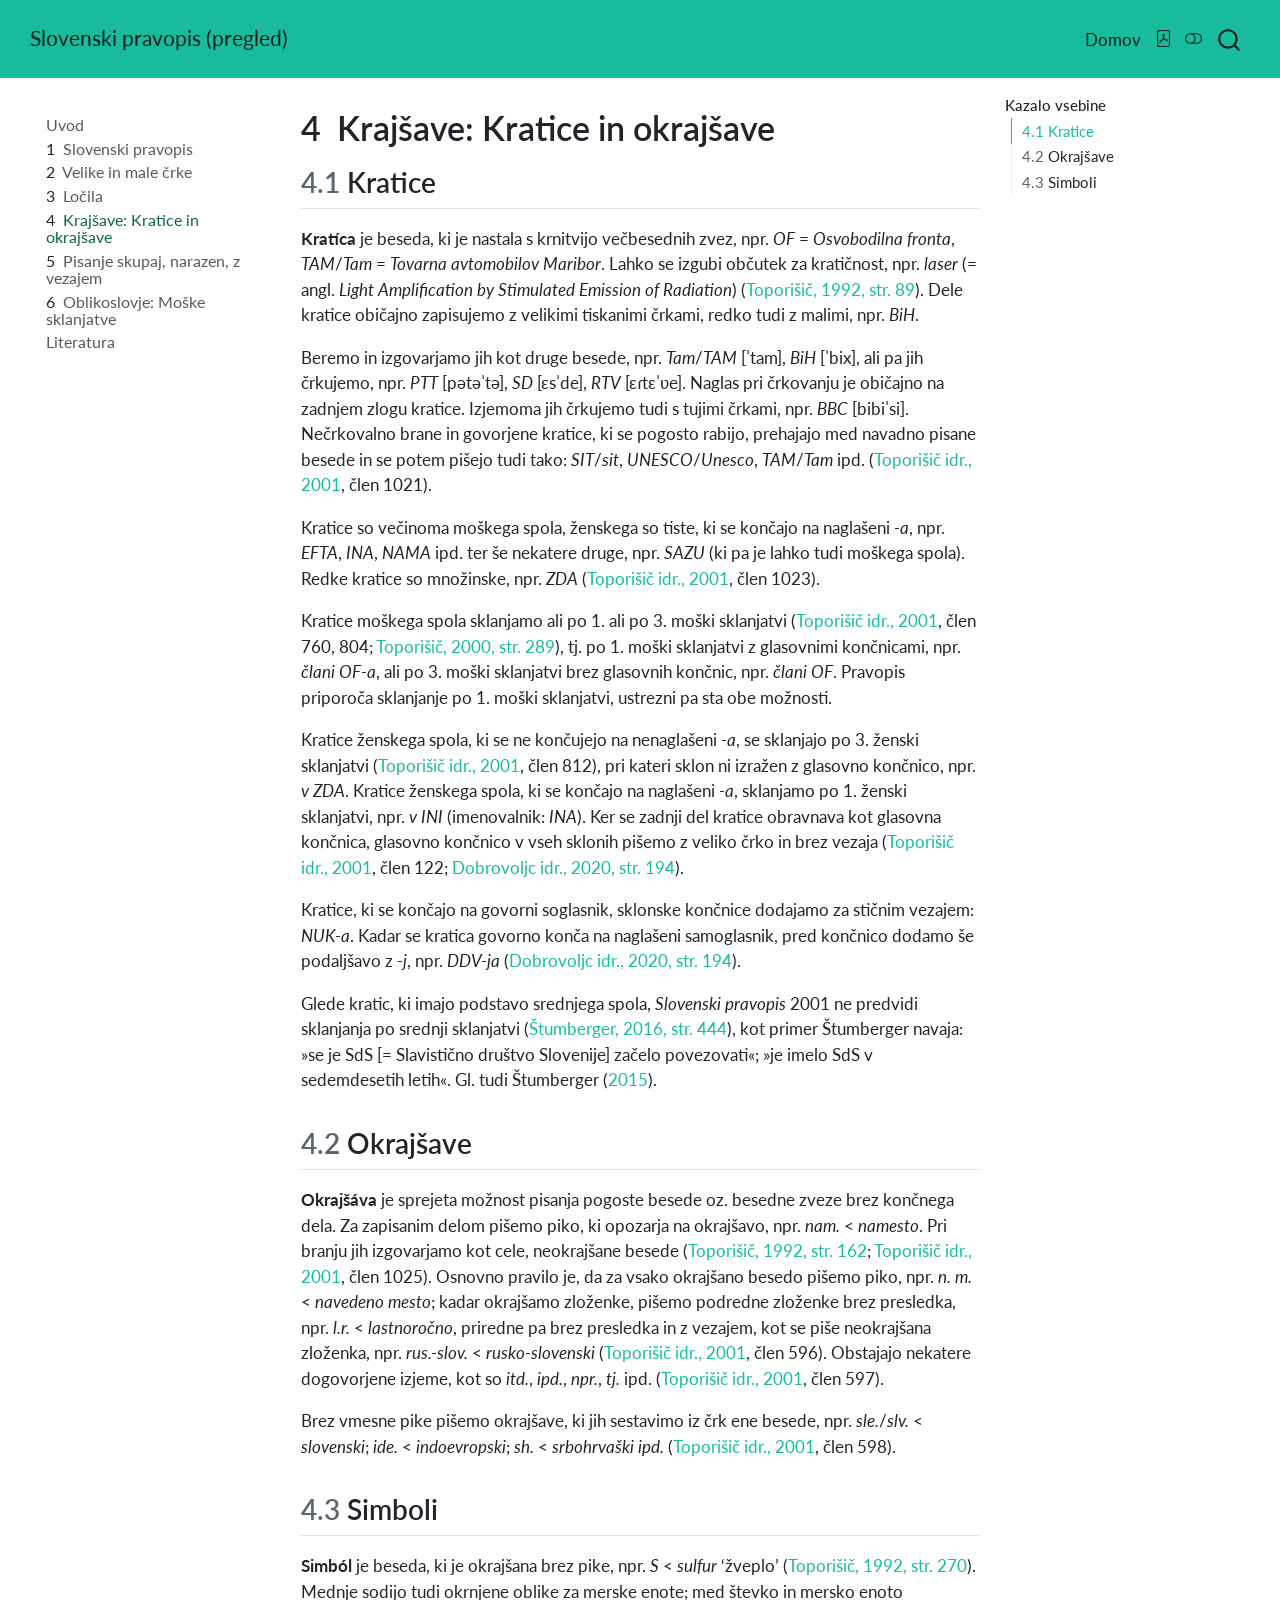
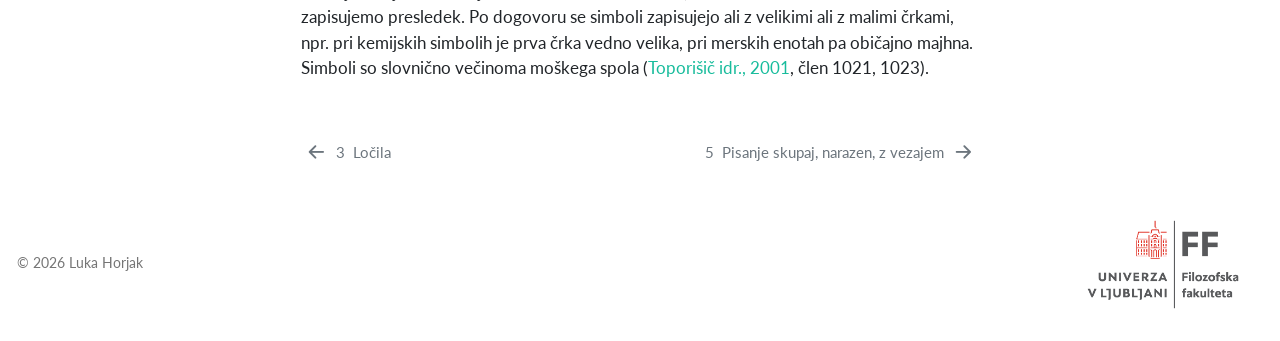
<file: _4Kratice.html>
<!DOCTYPE html>
<html xmlns="http://www.w3.org/1999/xhtml" lang="sl" xml:lang="sl"><head>

<meta charset="utf-8">
<meta name="generator" content="quarto-1.9.37">

<meta name="viewport" content="width=device-width, initial-scale=1.0, user-scalable=yes">


<title>4&nbsp; Krajšave: Kratice in okrajšave – Slovenski pravopis (pregled)</title>
<style>
/* Default styles provided by pandoc.
** See https://pandoc.org/MANUAL.html#variables-for-html for config info.
*/
code{white-space: pre-wrap;}
span.smallcaps{font-variant: small-caps;}
div.columns{display: flex; gap: min(4vw, 1.5em);}
div.column{flex: auto; overflow-x: auto;}
div.hanging-indent{margin-left: 1.5em; text-indent: -1.5em;}
ul.task-list{list-style: none;}
ul.task-list li input[type="checkbox"] {
  width: 0.8em;
  margin: 0 0.8em 0.2em -1em; /* quarto-specific, see https://github.com/quarto-dev/quarto-cli/issues/4556 */ 
  vertical-align: middle;
}
/* CSS for citations */
div.csl-bib-body { }
div.csl-entry {
  clear: both;
  margin-bottom: 0em;
}
.hanging-indent div.csl-entry {
  margin-left:2em;
  text-indent:-2em;
}
div.csl-left-margin {
  min-width:2em;
  float:left;
}
div.csl-right-inline {
  margin-left:2em;
  padding-left:1em;
}
div.csl-indent {
  margin-left: 2em;
}</style>


<script src="site_libs/quarto-nav/quarto-nav.js"></script>
<script src="site_libs/quarto-nav/headroom.min.js"></script>
<script src="site_libs/clipboard/clipboard.min.js"></script>
<script src="site_libs/quarto-search/autocomplete.umd.js"></script>
<script src="site_libs/quarto-search/fuse.min.js"></script>
<script src="site_libs/quarto-search/quarto-search.js"></script>
<meta name="quarto:offset" content="./">
<link href="./_5Pisanje.html" rel="next">
<link href="./_3Ločila.html" rel="prev">
<script src="site_libs/quarto-html/quarto.js" type="module"></script>
<script src="site_libs/quarto-html/tabsets/tabsets.js" type="module"></script>
<script src="site_libs/quarto-html/popper.min.js"></script>
<script src="site_libs/quarto-html/tippy.umd.min.js"></script>
<script src="site_libs/quarto-html/anchor.min.js"></script>
<link href="site_libs/quarto-html/tippy.css" rel="stylesheet">
<link href="site_libs/quarto-html/quarto-syntax-highlighting-7f8f88aac4f3542376d5c11b86a4c14d.css" rel="stylesheet" class="quarto-color-scheme" id="quarto-text-highlighting-styles">
<link href="site_libs/quarto-html/quarto-syntax-highlighting-dark-d0ae9245876894da5ac7e18953ecc5cc.css" rel="stylesheet" class="quarto-color-scheme quarto-color-alternate" id="quarto-text-highlighting-styles">
<link href="site_libs/quarto-html/quarto-syntax-highlighting-7f8f88aac4f3542376d5c11b86a4c14d.css" rel="stylesheet" class="quarto-color-scheme-extra" id="quarto-text-highlighting-styles">
<script src="site_libs/bootstrap/bootstrap.min.js"></script>
<link href="site_libs/bootstrap/bootstrap-icons.css" rel="stylesheet">
<link href="site_libs/bootstrap/bootstrap-34a0e9f81c705c5f6744f10ed2066b87.min.css" rel="stylesheet" append-hash="true" class="quarto-color-scheme" id="quarto-bootstrap" data-mode="light">
<link href="site_libs/bootstrap/bootstrap-dark-d12fa299449e4def4713b2e7ab07e7f0.min.css" rel="stylesheet" append-hash="true" class="quarto-color-scheme quarto-color-alternate" id="quarto-bootstrap" data-mode="dark">
<link href="site_libs/bootstrap/bootstrap-34a0e9f81c705c5f6744f10ed2066b87.min.css" rel="stylesheet" append-hash="true" class="quarto-color-scheme-extra" id="quarto-bootstrap" data-mode="light">
<script id="quarto-search-options" type="application/json">{
  "location": "navbar",
  "copy-button": false,
  "collapse-after": 3,
  "panel-placement": "end",
  "type": "overlay",
  "limit": 50,
  "keyboard-shortcut": [
    "f",
    "/",
    "s"
  ],
  "show-item-context": false,
  "language": {
    "search-no-results-text": "Ni rezultatov",
    "search-matching-documents-text": "ujemajoči se dokumenti",
    "search-copy-link-title": "Kopiraj povezavo do iskanja",
    "search-hide-matches-text": "Skrij dodatne zadetke",
    "search-more-match-text": "več zadetkov v tem dokumentu",
    "search-more-matches-text": "več zadetkov v tem dokumentu",
    "search-clear-button-title": "Počisti",
    "search-text-placeholder": "",
    "search-detached-cancel-button-title": "Prekliči",
    "search-submit-button-title": "Pošlji",
    "search-label": "Iskanje"
  }
}</script>
<link href="https://fonts.googleapis.com/css2?family=Shantell+Sans:wght@400;500;600&amp;display=swap" rel="stylesheet">


<link rel="stylesheet" href="neat-annotations.css">
</head>

<body class="nav-sidebar floating nav-fixed quarto-light"><script id="quarto-html-before-body" type="application/javascript">
    const toggleBodyColorMode = (bsSheetEl) => {
      const mode = bsSheetEl.getAttribute("data-mode");
      const bodyEl = window.document.querySelector("body");
      if (mode === "dark") {
        bodyEl.classList.add("quarto-dark");
        bodyEl.classList.remove("quarto-light");
      } else {
        bodyEl.classList.add("quarto-light");
        bodyEl.classList.remove("quarto-dark");
      }
    }
    const toggleBodyColorPrimary = () => {
      const bsSheetEl = window.document.querySelector("link#quarto-bootstrap:not([rel=disabled-stylesheet])");
      if (bsSheetEl) {
        toggleBodyColorMode(bsSheetEl);
      }
    }
    const setColorSchemeToggle = (alternate) => {
      const toggles = window.document.querySelectorAll('.quarto-color-scheme-toggle');
      for (let i=0; i < toggles.length; i++) {
        const toggle = toggles[i];
        if (toggle) {
          if (alternate) {
            toggle.classList.add("alternate");
          } else {
            toggle.classList.remove("alternate");
          }
        }
      }
    };
    const toggleColorMode = (alternate) => {
      // Switch the stylesheets
      const primaryStylesheets = window.document.querySelectorAll('link.quarto-color-scheme:not(.quarto-color-alternate)');
      const alternateStylesheets = window.document.querySelectorAll('link.quarto-color-scheme.quarto-color-alternate');
      manageTransitions('#quarto-margin-sidebar .nav-link', false);
      if (alternate) {
        // note: dark is layered on light, we don't disable primary!
        enableStylesheet(alternateStylesheets);
        for (const sheetNode of alternateStylesheets) {
          if (sheetNode.id === "quarto-bootstrap") {
            toggleBodyColorMode(sheetNode);
          }
        }
      } else {
        disableStylesheet(alternateStylesheets);
        enableStylesheet(primaryStylesheets)
        toggleBodyColorPrimary();
      }
      manageTransitions('#quarto-margin-sidebar .nav-link', true);
      // Switch the toggles
      setColorSchemeToggle(alternate)
      // Hack to workaround the fact that safari doesn't
      // properly recolor the scrollbar when toggling (#1455)
      if (navigator.userAgent.indexOf('Safari') > 0 && navigator.userAgent.indexOf('Chrome') == -1) {
        manageTransitions("body", false);
        window.scrollTo(0, 1);
        setTimeout(() => {
          window.scrollTo(0, 0);
          manageTransitions("body", true);
        }, 40);
      }
    }
    const disableStylesheet = (stylesheets) => {
      for (let i=0; i < stylesheets.length; i++) {
        const stylesheet = stylesheets[i];
        stylesheet.rel = 'disabled-stylesheet';
      }
    }
    const enableStylesheet = (stylesheets) => {
      for (let i=0; i < stylesheets.length; i++) {
        const stylesheet = stylesheets[i];
        if(stylesheet.rel !== 'stylesheet') { // for Chrome, which will still FOUC without this check
          stylesheet.rel = 'stylesheet';
        }
      }
    }
    const manageTransitions = (selector, allowTransitions) => {
      const els = window.document.querySelectorAll(selector);
      for (let i=0; i < els.length; i++) {
        const el = els[i];
        if (allowTransitions) {
          el.classList.remove('notransition');
        } else {
          el.classList.add('notransition');
        }
      }
    }
    const isFileUrl = () => {
      return window.location.protocol === 'file:';
    }
    const hasAlternateSentinel = () => {
      let styleSentinel = getColorSchemeSentinel();
      if (styleSentinel !== null) {
        return styleSentinel === "alternate";
      } else {
        return false;
      }
    }
    const setStyleSentinel = (alternate) => {
      const value = alternate ? "alternate" : "default";
      if (!isFileUrl()) {
        window.localStorage.setItem("quarto-color-scheme", value);
      } else {
        localAlternateSentinel = value;
      }
    }
    const getColorSchemeSentinel = () => {
      if (!isFileUrl()) {
        const storageValue = window.localStorage.getItem("quarto-color-scheme");
        return storageValue != null ? storageValue : localAlternateSentinel;
      } else {
        return localAlternateSentinel;
      }
    }
    const toggleGiscusIfUsed = (isAlternate, darkModeDefault) => {
      const baseTheme = document.querySelector('#giscus-base-theme')?.value ?? 'light';
      const alternateTheme = document.querySelector('#giscus-alt-theme')?.value ?? 'dark';
      let newTheme = '';
      if(authorPrefersDark) {
        newTheme = isAlternate ? baseTheme : alternateTheme;
      } else {
        newTheme = isAlternate ? alternateTheme : baseTheme;
      }
      const changeGiscusTheme = () => {
        // From: https://github.com/giscus/giscus/issues/336
        const sendMessage = (message) => {
          const iframe = document.querySelector('iframe.giscus-frame');
          if (!iframe) return;
          iframe.contentWindow.postMessage({ giscus: message }, 'https://giscus.app');
        }
        sendMessage({
          setConfig: {
            theme: newTheme
          }
        });
      }
      const isGiscussLoaded = window.document.querySelector('iframe.giscus-frame') !== null;
      if (isGiscussLoaded) {
        changeGiscusTheme();
      }
    };
    const authorPrefersDark = false;
    const darkModeDefault = authorPrefersDark;
      document.querySelector('link#quarto-text-highlighting-styles.quarto-color-scheme-extra').rel = 'disabled-stylesheet';
      document.querySelector('link#quarto-bootstrap.quarto-color-scheme-extra').rel = 'disabled-stylesheet';
    let localAlternateSentinel = darkModeDefault ? 'alternate' : 'default';
    // Dark / light mode switch
    window.quartoToggleColorScheme = () => {
      // Read the current dark / light value
      let toAlternate = !hasAlternateSentinel();
      toggleColorMode(toAlternate);
      setStyleSentinel(toAlternate);
      toggleGiscusIfUsed(toAlternate, darkModeDefault);
      window.dispatchEvent(new Event('resize'));
    };
    // Switch to dark mode if need be
    if (hasAlternateSentinel()) {
      toggleColorMode(true);
    } else {
      toggleColorMode(false);
    }
  </script>

<div id="quarto-search-results"></div>
  <header id="quarto-header" class="headroom fixed-top">
    <nav class="navbar navbar-expand-lg " data-bs-theme="dark">
      <div class="navbar-container container-fluid">
      <div class="navbar-brand-container mx-auto">
    <a class="navbar-brand" href="./index.html">
    <span class="navbar-title">Slovenski pravopis (pregled)</span>
    </a>
  </div>
            <div id="quarto-search" class="" title="Iskanje"></div>
          <button class="navbar-toggler" type="button" data-bs-toggle="collapse" data-bs-target="#navbarCollapse" aria-controls="navbarCollapse" role="menu" aria-expanded="false" aria-label="Preklopi navigacijo" onclick="if (window.quartoToggleHeadroom) { window.quartoToggleHeadroom(); }">
  <span class="navbar-toggler-icon"></span>
</button>
          <div class="collapse navbar-collapse" id="navbarCollapse">
            <ul class="navbar-nav navbar-nav-scroll ms-auto">
  <li class="nav-item">
    <a class="nav-link active" href="./index.html" aria-current="page"> 
<span class="menu-text">Domov</span></a>
  </li>  
</ul>
          </div> <!-- /navcollapse -->
            <div class="quarto-navbar-tools">
    <a href="./slovenski-pravopis.pdf" title="Prenesi PDF" class="quarto-navigation-tool px-1" aria-label="Prenesi PDF"><i class="bi bi-file-pdf"></i></a>
  <a href="" class="quarto-color-scheme-toggle quarto-navigation-tool  px-1" onclick="window.quartoToggleColorScheme(); return false;" title="Preklopi temni način"><i class="bi"></i></a>
</div>
      </div> <!-- /container-fluid -->
    </nav>
  <nav class="quarto-secondary-nav">
    <div class="container-fluid d-flex">
      <button type="button" class="quarto-btn-toggle btn" data-bs-toggle="collapse" role="button" data-bs-target=".quarto-sidebar-collapse-item" aria-controls="quarto-sidebar" aria-expanded="false" aria-label="Preklopi navigacijo v stranski vrstici" onclick="if (window.quartoToggleHeadroom) { window.quartoToggleHeadroom(); }">
        <i class="bi bi-layout-text-sidebar-reverse"></i>
      </button>
        <nav class="quarto-page-breadcrumbs" aria-label="breadcrumb"><ol class="breadcrumb"><li class="breadcrumb-item"><a href="./_4Kratice.html"><span class="chapter-number">4</span>&nbsp; <span class="chapter-title">Krajšave: Kratice in okrajšave</span></a></li></ol></nav>
        <a class="flex-grow-1" role="navigation" data-bs-toggle="collapse" data-bs-target=".quarto-sidebar-collapse-item" aria-controls="quarto-sidebar" aria-expanded="false" aria-label="Preklopi navigacijo v stranski vrstici" onclick="if (window.quartoToggleHeadroom) { window.quartoToggleHeadroom(); }">      
        </a>
    </div>
  </nav>
</header>
<!-- content -->
<div id="quarto-content" class="quarto-container page-columns page-rows-contents page-layout-article page-navbar">
<!-- sidebar -->
  <nav id="quarto-sidebar" class="sidebar collapse collapse-horizontal quarto-sidebar-collapse-item sidebar-navigation floating overflow-auto">
    <div class="sidebar-menu-container"> 
    <ul class="list-unstyled mt-1">
        <li class="sidebar-item">
  <div class="sidebar-item-container"> 
  <a href="./index.html" class="sidebar-item-text sidebar-link">
 <span class="menu-text">Uvod</span></a>
  </div>
</li>
        <li class="sidebar-item">
  <div class="sidebar-item-container"> 
  <a href="./_1Pravopis1.html" class="sidebar-item-text sidebar-link">
 <span class="menu-text"><span class="chapter-number">1</span>&nbsp; <span class="chapter-title">Slovenski pravopis</span></span></a>
  </div>
</li>
        <li class="sidebar-item">
  <div class="sidebar-item-container"> 
  <a href="./_2Začetnica.html" class="sidebar-item-text sidebar-link">
 <span class="menu-text"><span class="chapter-number">2</span>&nbsp; <span class="chapter-title">Velike in male črke</span></span></a>
  </div>
</li>
        <li class="sidebar-item">
  <div class="sidebar-item-container"> 
  <a href="./_3Ločila.html" class="sidebar-item-text sidebar-link">
 <span class="menu-text"><span class="chapter-number">3</span>&nbsp; <span class="chapter-title">Ločila</span></span></a>
  </div>
</li>
        <li class="sidebar-item">
  <div class="sidebar-item-container"> 
  <a href="./_4Kratice.html" class="sidebar-item-text sidebar-link active">
 <span class="menu-text"><span class="chapter-number">4</span>&nbsp; <span class="chapter-title">Krajšave: Kratice in okrajšave</span></span></a>
  </div>
</li>
        <li class="sidebar-item">
  <div class="sidebar-item-container"> 
  <a href="./_5Pisanje.html" class="sidebar-item-text sidebar-link">
 <span class="menu-text"><span class="chapter-number">5</span>&nbsp; <span class="chapter-title">Pisanje skupaj, narazen, z vezajem</span></span></a>
  </div>
</li>
        <li class="sidebar-item">
  <div class="sidebar-item-container"> 
  <a href="./_6Sklanjatve.html" class="sidebar-item-text sidebar-link">
 <span class="menu-text"><span class="chapter-number">6</span>&nbsp; <span class="chapter-title">Oblikoslovje: Moške sklanjatve</span></span></a>
  </div>
</li>
        <li class="sidebar-item">
  <div class="sidebar-item-container"> 
  <a href="./references.html" class="sidebar-item-text sidebar-link">
 <span class="menu-text">Literatura</span></a>
  </div>
</li>
    </ul>
    </div>
</nav>
<div id="quarto-sidebar-glass" class="quarto-sidebar-collapse-item" data-bs-toggle="collapse" data-bs-target=".quarto-sidebar-collapse-item"></div>
<!-- margin-sidebar -->
    <div id="quarto-margin-sidebar" class="sidebar margin-sidebar">
        <nav id="TOC" role="doc-toc" class="toc-active">
    <h2 id="toc-title">Kazalo vsebine</h2>
   
  <ul>
  <li><a href="#kratice" id="toc-kratice" class="nav-link active" data-scroll-target="#kratice"><span class="header-section-number">4.1</span> Kratice</a></li>
  <li><a href="#okrajšave" id="toc-okrajšave" class="nav-link" data-scroll-target="#okrajšave"><span class="header-section-number">4.2</span> Okrajšave</a></li>
  <li><a href="#simboli" id="toc-simboli" class="nav-link" data-scroll-target="#simboli"><span class="header-section-number">4.3</span> Simboli</a></li>
  </ul>
</nav>
    </div>
<!-- main -->
<main class="content" id="quarto-document-content">


<header id="title-block-header" class="quarto-title-block default">
<div class="quarto-title">
<h1 class="title"><span class="chapter-number">4</span>&nbsp; <span class="chapter-title">Krajšave: Kratice in okrajšave</span></h1>
</div>



<div class="quarto-title-meta">

    
  
    
  </div>
  


</header>


<section id="kratice" class="level2" data-number="4.1">
<h2 data-number="4.1" class="anchored" data-anchor-id="kratice"><span class="header-section-number">4.1</span> Kratice</h2>
<p><strong>Kratíca</strong> je beseda, ki je nastala s krnitvijo večbesednih zvez, npr. <em>OF</em> = <em>Osvobodilna fronta</em>, <em>TAM</em>/<em>Tam</em> = <em>Tovarna avtomobilov Maribor</em>. Lahko se izgubi občutek za kratičnost, npr. <em>laser</em> (= angl. <em>Light Amplification by Stimulated Emission of Radiation</em>) <span class="citation" data-cites="toporisic_enciklopedija_1992">(<a href="references.html#ref-toporisic_enciklopedija_1992" role="doc-biblioref">Toporišič, 1992, str. 89</a>)</span>. Dele kratice običajno zapisujemo z velikimi tiskanimi črkami, redko tudi z malimi, npr. <em>BiH</em>.</p>
<p>Beremo in izgovarjamo jih kot druge besede, npr. <em>Tam</em>/<em>TAM</em> [ˈtam], <em>BiH</em> [ˈbix], ali pa jih črkujemo, npr. <em>PTT</em> [pətəˈtə], <em>SD</em> [ɛsˈde], <em>RTV</em> [ɛɾtɛˈʋe]. Naglas pri črkovanju je običajno na zadnjem zlogu kratice. Izjemoma jih črkujemo tudi s tujimi črkami, npr. <em>BBC</em> [bibiˈsi]. Nečrkovalno brane in govorjene kratice, ki se pogosto rabijo, prehajajo med navadno pisane besede in se potem pišejo tudi tako: <em>SIT</em>/<em>sit</em>, <em>UNESCO</em>/<em>Unesco</em>, <em>TAM</em>/<em>Tam</em> ipd. <span class="citation" data-cites="toporisic_slovenski_2001">(<a href="references.html#ref-toporisic_slovenski_2001" role="doc-biblioref">Toporišič idr., 2001</a>, člen 1021)</span>.</p>
<p>Kratice so večinoma moškega spola, ženskega so tiste, ki se končajo na naglašeni <em>-a</em>, npr. <em>EFTA</em>, <em>INA</em>, <em>NAMA</em> ipd. ter še nekatere druge, npr. <em>SAZU</em> (ki pa je lahko tudi moškega spola). Redke kratice so množinske, npr. <em>ZDA</em> <span class="citation" data-cites="toporisic_slovenski_2001">(<a href="references.html#ref-toporisic_slovenski_2001" role="doc-biblioref">Toporišič idr., 2001</a>, člen 1023)</span>.</p>
<p>Kratice moškega spola sklanjamo ali po 1. ali po 3. moški sklanjatvi <span class="citation" data-cites="toporisic_slovenski_2001 toporisic_slovenska_2000">(<a href="references.html#ref-toporisic_slovenski_2001" role="doc-biblioref">Toporišič idr., 2001</a>, člen 760, 804; <a href="references.html#ref-toporisic_slovenska_2000" role="doc-biblioref">Toporišič, 2000, str. 289</a>)</span>, tj. po 1. moški sklanjatvi z glasovnimi končnicami, npr. <em>člani</em> <em>OF-a</em>, ali po 3. moški sklanjatvi brez glasovnih končnic, npr. <em>člani OF</em>. Pravopis priporoča sklanjanje po 1. moški sklanjatvi, ustrezni pa sta obe možnosti.</p>
<p>Kratice ženskega spola, ki se ne končujejo na nenaglašeni <em>-a</em>, se sklanjajo po 3. ženski sklanjatvi <span class="citation" data-cites="toporisic_slovenski_2001">(<a href="references.html#ref-toporisic_slovenski_2001" role="doc-biblioref">Toporišič idr., 2001</a>, člen 812)</span>, pri kateri sklon ni izražen z glasovno končnico, npr. <em>v ZDA</em>. Kratice ženskega spola, ki se končajo na naglašeni <em>-a</em>, sklanjamo po 1. ženski sklanjatvi, npr. <em>v INI</em> (imenovalnik: <em>INA</em>). Ker se zadnji del kratice obravnava kot glasovna končnica, glasovno končnico v vseh sklonih pišemo z veliko črko in brez vezaja <span class="citation" data-cites="toporisic_slovenski_2001 dobrovoljc_kje_2020">(<a href="references.html#ref-toporisic_slovenski_2001" role="doc-biblioref">Toporišič idr., 2001</a>, člen 122; <a href="references.html#ref-dobrovoljc_kje_2020" role="doc-biblioref">Dobrovoljc idr., 2020, str. 194</a>)</span>.</p>
<p>Kratice, ki se končajo na govorni soglasnik, sklonske končnice dodajamo za stičnim vezajem: <em>NUK-a</em>. Kadar se kratica govorno konča na naglašeni samoglasnik, pred končnico dodamo še podaljšavo z <em>-j</em>, npr. <em>DDV-ja</em> <span class="citation" data-cites="dobrovoljc_kje_2020">(<a href="references.html#ref-dobrovoljc_kje_2020" role="doc-biblioref">Dobrovoljc idr., 2020, str. 194</a>)</span>.</p>
<p>Glede kratic, ki imajo podstavo srednjega spola, <em>Slovenski pravopis</em> 2001 ne predvidi sklanjanja po srednji sklanjatvi <span class="citation" data-cites="stumberger_kratice_2016">(<a href="references.html#ref-stumberger_kratice_2016" role="doc-biblioref">Štumberger, 2016, str. 444</a>)</span>, kot primer Štumberger navaja: »se je SdS [= Slavistično društvo Slovenije] začelo povezovati«; »je imelo SdS v sedemdesetih letih«. Gl. tudi <span class="citation" data-cites="stumberger_sklanjanje_2015">Štumberger (<a href="references.html#ref-stumberger_sklanjanje_2015" role="doc-biblioref">2015</a>)</span>.</p>
</section>
<section id="okrajšave" class="level2" data-number="4.2">
<h2 data-number="4.2" class="anchored" data-anchor-id="okrajšave"><span class="header-section-number">4.2</span> Okrajšave</h2>
<p><strong>Okrajšáva</strong> je sprejeta možnost pisanja pogoste besede oz. besedne zveze brez končnega dela. Za zapisanim delom pišemo piko, ki opozarja na okrajšavo, npr. <em>nam.</em> &lt; <em>namesto</em>. Pri branju jih izgovarjamo kot cele, neokrajšane besede <span class="citation" data-cites="toporisic_enciklopedija_1992 toporisic_slovenski_2001">(<a href="references.html#ref-toporisic_enciklopedija_1992" role="doc-biblioref">Toporišič, 1992, str. 162</a>; <a href="references.html#ref-toporisic_slovenski_2001" role="doc-biblioref">Toporišič idr., 2001</a>, člen 1025)</span>. Osnovno pravilo je, da za vsako okrajšano besedo pišemo piko, npr. <em>n.&nbsp;m.</em> &lt; <em>navedeno mesto</em>; kadar okrajšamo zloženke, pišemo podredne zloženke brez presledka, npr. <em>l.r.</em> &lt; <em>lastnoročno</em>, priredne pa brez presledka in z vezajem, kot se piše neokrajšana zloženka, npr. <em>rus.-slov.</em> &lt; <em>rusko-slovenski</em> <span class="citation" data-cites="toporisic_slovenski_2001">(<a href="references.html#ref-toporisic_slovenski_2001" role="doc-biblioref">Toporišič idr., 2001</a>, člen 596)</span>. Obstajajo nekatere dogovorjene izjeme, kot so <em>itd.</em>, <em>ipd.</em>, <em>npr.</em>, <em>tj.</em> ipd. <span class="citation" data-cites="toporisic_slovenski_2001">(<a href="references.html#ref-toporisic_slovenski_2001" role="doc-biblioref">Toporišič idr., 2001</a>, člen 597)</span>.</p>
<p>Brez vmesne pike pišemo okrajšave, ki jih sestavimo iz črk ene besede, npr. <em>sle.</em>/<em>slv.</em> &lt; <em>slovenski</em>; <em>ide.</em> &lt; <em>indoevropski</em>; <em>sh.</em> &lt; <em>srbohrvaški ipd.</em> <span class="citation" data-cites="toporisic_slovenski_2001">(<a href="references.html#ref-toporisic_slovenski_2001" role="doc-biblioref">Toporišič idr., 2001</a>, člen 598)</span>.</p>
</section>
<section id="simboli" class="level2" data-number="4.3">
<h2 data-number="4.3" class="anchored" data-anchor-id="simboli"><span class="header-section-number">4.3</span> Simboli</h2>
<p><strong>Simból</strong> je beseda, ki je okrajšana brez pike, npr. <em>S</em> &lt; <em>sulfur</em> ‘žveplo’ <span class="citation" data-cites="toporisic_enciklopedija_1992">(<a href="references.html#ref-toporisic_enciklopedija_1992" role="doc-biblioref">Toporišič, 1992, str. 270</a>)</span>. Mednje sodijo tudi okrnjene oblike za merske enote; med števko in mersko enoto zapisujemo presledek. Po dogovoru se simboli zapisujejo ali z velikimi ali z malimi črkami, npr. pri kemijskih simbolih je prva črka vedno velika, pri merskih enotah pa običajno majhna. Simboli so slovnično večinoma moškega spola <span class="citation" data-cites="toporisic_slovenski_2001">(<a href="references.html#ref-toporisic_slovenski_2001" role="doc-biblioref">Toporišič idr., 2001</a>, člen 1021, 1023)</span>.</p>


<div id="refs" class="references csl-bib-body hanging-indent" data-entry-spacing="0" data-line-spacing="2" role="list" style="display: none">
<div id="ref-dobrovoljc_kje_2020" class="csl-entry" role="listitem">
Dobrovoljc, H., Lengar Verovnik, T., Vranjak Ošlak, U., Michelizza, M., Weiss, P., &amp; Gliha Komac, N. (2020). <em>Kje pa vas jezik žuli? Prva pomoč iz Jezikovne svetovalnice</em> (H. Dobrovoljc, T. Lengar Verovnik, &amp; U. Vranjak Ošlak, Ur.). <span>ZRC</span> <span>SAZU</span>, Inštitut za slovenski jezik Frana Ramovša.
</div>
<div id="ref-stumberger_sklanjanje_2015" class="csl-entry" role="listitem">
Štumberger, S. (2015). Sklanjanje kratic v pisnem knjižnem jeziku. V Š. Arhar Holdt (Ur.), <em>Pravopisna razpotja: razprave o pravopisnih vprašanjih</em> (1. izd., str. 159–167, 335, 346). Založba <span>ZRC</span>. <a href="https://omp.zrc-sazu.si/zalozba/catalog/view/1219/5156/1243-2">https://omp.zrc-sazu.si/zalozba/catalog/view/1219/5156/1243-2</a>
</div>
<div id="ref-stumberger_kratice_2016" class="csl-entry" role="listitem">
Štumberger, S. (2016). Kratice v Načrtu pravil za novi slovenski pravopis 1981 in v Slovenskem pravopisu 2001. V E. Kržišnik &amp; M. Hladnik (Ur.), <em>Toporišičeva obdobja</em> (str. 439–446). Znanstvena založba Filozofske fakultete Univerze v Ljubljani. <a href="http://centerslo.si/wp-content/uploads/2016/11/Huber.pdf">http://centerslo.si/wp-content/uploads/2016/11/Huber.pdf</a>
</div>
<div id="ref-toporisic_enciklopedija_1992" class="csl-entry" role="listitem">
Toporišič, J. (1992). <em>Enciklopedija slovenskega jezika</em>. Obzorja.
</div>
<div id="ref-toporisic_slovenska_2000" class="csl-entry" role="listitem">
Toporišič, J. (2000). <em>Slovenska slovnica</em>. Obzorja.
</div>
<div id="ref-toporisic_slovenski_2001" class="csl-entry" role="listitem">
Toporišič, J., Ahlin, M., Dular, J., Gantar, K., Jakopin, F., Menart, J., Moder, J., Pogorelec, B., Suhadolnik, S., &amp; Hajnšek-Holz, M. (Ur.). (2001). <em>Slovenski pravopis</em>. <span>ZRC</span> <span>SAZU</span>. <a href="https://www.fran.si">www.fran.si</a>
</div>
</div>
</section>

</main> <!-- /main -->
<script id="quarto-html-after-body" type="application/javascript">
  window.document.addEventListener("DOMContentLoaded", function (event) {
    // Ensure there is a toggle, if there isn't float one in the top right
    if (window.document.querySelector('.quarto-color-scheme-toggle') === null) {
      const a = window.document.createElement('a');
      a.classList.add('top-right');
      a.classList.add('quarto-color-scheme-toggle');
      a.href = "";
      a.onclick = function() { try { window.quartoToggleColorScheme(); } catch {} return false; };
      const i = window.document.createElement("i");
      i.classList.add('bi');
      a.appendChild(i);
      window.document.body.appendChild(a);
    }
    setColorSchemeToggle(hasAlternateSentinel())
    const icon = "";
    const anchorJS = new window.AnchorJS();
    anchorJS.options = {
      placement: 'right',
      icon: icon
    };
    anchorJS.add('.anchored');
    const isCodeAnnotation = (el) => {
      for (const clz of el.classList) {
        if (clz.startsWith('code-annotation-')) {                     
          return true;
        }
      }
      return false;
    }
    const onCopySuccess = function(e) {
      // button target
      const button = e.trigger;
      // don't keep focus
      button.blur();
      // flash "checked"
      button.classList.add('code-copy-button-checked');
      var currentTitle = button.getAttribute("title");
      button.setAttribute("title", "Kopirano!");
      let tooltip;
      if (window.bootstrap) {
        button.setAttribute("data-bs-toggle", "tooltip");
        button.setAttribute("data-bs-placement", "left");
        button.setAttribute("data-bs-title", "Kopirano!");
        tooltip = new bootstrap.Tooltip(button, 
          { trigger: "manual", 
            customClass: "code-copy-button-tooltip",
            offset: [0, -8]});
        tooltip.show();    
      }
      setTimeout(function() {
        if (tooltip) {
          tooltip.hide();
          button.removeAttribute("data-bs-title");
          button.removeAttribute("data-bs-toggle");
          button.removeAttribute("data-bs-placement");
        }
        button.setAttribute("title", currentTitle);
        button.classList.remove('code-copy-button-checked');
      }, 1000);
      // clear code selection
      e.clearSelection();
    }
    const getTextToCopy = function(trigger) {
      const outerScaffold = trigger.parentElement.cloneNode(true);
      const codeEl = outerScaffold.querySelector('code');
      for (const childEl of codeEl.children) {
        if (isCodeAnnotation(childEl)) {
          childEl.remove();
        }
      }
      return codeEl.innerText;
    }
    const clipboard = new window.ClipboardJS('.code-copy-button:not([data-in-quarto-modal])', {
      text: getTextToCopy
    });
    clipboard.on('success', onCopySuccess);
    if (window.document.getElementById('quarto-embedded-source-code-modal')) {
      const clipboardModal = new window.ClipboardJS('.code-copy-button[data-in-quarto-modal]', {
        text: getTextToCopy,
        container: window.document.getElementById('quarto-embedded-source-code-modal')
      });
      clipboardModal.on('success', onCopySuccess);
    }
      var localhostRegex = new RegExp(/^(?:http|https):\/\/localhost\:?[0-9]*\//);
      var mailtoRegex = new RegExp(/^mailto:/);
        var filterRegex = new RegExp('/' + window.location.host + '/');
      var isInternal = (href) => {
          return filterRegex.test(href) || localhostRegex.test(href) || mailtoRegex.test(href);
      }
      // Inspect non-navigation links and adorn them if external
     var links = window.document.querySelectorAll('a[href]:not(.nav-link):not(.navbar-brand):not(.toc-action):not(.sidebar-link):not(.sidebar-item-toggle):not(.pagination-link):not(.no-external):not([aria-hidden]):not(.dropdown-item):not(.quarto-navigation-tool):not(.about-link)');
      for (var i=0; i<links.length; i++) {
        const link = links[i];
        if (!isInternal(link.href)) {
          // undo the damage that might have been done by quarto-nav.js in the case of
          // links that we want to consider external
          if (link.dataset.originalHref !== undefined) {
            link.href = link.dataset.originalHref;
          }
        }
      }
    function tippyHover(el, contentFn, onTriggerFn, onUntriggerFn) {
      const config = {
        allowHTML: true,
        maxWidth: 500,
        delay: 100,
        arrow: false,
        appendTo: function(el) {
            return el.parentElement;
        },
        interactive: true,
        interactiveBorder: 10,
        theme: 'quarto',
        placement: 'bottom-start',
      };
      if (contentFn) {
        config.content = contentFn;
      }
      if (onTriggerFn) {
        config.onTrigger = onTriggerFn;
      }
      if (onUntriggerFn) {
        config.onUntrigger = onUntriggerFn;
      }
      window.tippy(el, config); 
    }
    const noterefs = window.document.querySelectorAll('a[role="doc-noteref"]');
    for (var i=0; i<noterefs.length; i++) {
      const ref = noterefs[i];
      tippyHover(ref, function() {
        // use id or data attribute instead here
        let href = ref.getAttribute('data-footnote-href') || ref.getAttribute('href');
        try { href = new URL(href).hash; } catch {}
        const id = href.replace(/^#\/?/, "");
        const note = window.document.getElementById(id);
        if (note) {
          return note.innerHTML;
        } else {
          return "";
        }
      });
    }
    const xrefs = window.document.querySelectorAll('a.quarto-xref');
    const processXRef = (id, note) => {
      // Strip column container classes
      const stripColumnClz = (el) => {
        el.classList.remove("page-full", "page-columns");
        if (el.children) {
          for (const child of el.children) {
            stripColumnClz(child);
          }
        }
      }
      stripColumnClz(note)
      if (id === null || id.startsWith('sec-')) {
        // Special case sections, only their first couple elements
        const container = document.createElement("div");
        if (note.children && note.children.length > 2) {
          container.appendChild(note.children[0].cloneNode(true));
          for (let i = 1; i < note.children.length; i++) {
            const child = note.children[i];
            if (child.tagName === "P" && child.innerText === "") {
              continue;
            } else {
              container.appendChild(child.cloneNode(true));
              break;
            }
          }
          if (window.Quarto?.typesetMath) {
            window.Quarto.typesetMath(container);
          }
          return container.innerHTML
        } else {
          if (window.Quarto?.typesetMath) {
            window.Quarto.typesetMath(note);
          }
          return note.innerHTML;
        }
      } else {
        // Remove any anchor links if they are present
        const anchorLink = note.querySelector('a.anchorjs-link');
        if (anchorLink) {
          anchorLink.remove();
        }
        if (window.Quarto?.typesetMath) {
          window.Quarto.typesetMath(note);
        }
        if (note.classList.contains("callout")) {
          return note.outerHTML;
        } else {
          return note.innerHTML;
        }
      }
    }
    for (var i=0; i<xrefs.length; i++) {
      const xref = xrefs[i];
      tippyHover(xref, undefined, function(instance) {
        instance.disable();
        let url = xref.getAttribute('href');
        let hash = undefined; 
        if (url.startsWith('#')) {
          hash = url;
        } else {
          try { hash = new URL(url).hash; } catch {}
        }
        if (hash) {
          const id = hash.replace(/^#\/?/, "");
          const note = window.document.getElementById(id);
          if (note !== null) {
            try {
              const html = processXRef(id, note.cloneNode(true));
              instance.setContent(html);
            } finally {
              instance.enable();
              instance.show();
            }
          } else {
            // See if we can fetch this
            fetch(url.split('#')[0])
            .then(res => res.text())
            .then(html => {
              const parser = new DOMParser();
              const htmlDoc = parser.parseFromString(html, "text/html");
              const note = htmlDoc.getElementById(id);
              if (note !== null) {
                const html = processXRef(id, note);
                instance.setContent(html);
              } 
            }).finally(() => {
              instance.enable();
              instance.show();
            });
          }
        } else {
          // See if we can fetch a full url (with no hash to target)
          // This is a special case and we should probably do some content thinning / targeting
          fetch(url)
          .then(res => res.text())
          .then(html => {
            const parser = new DOMParser();
            const htmlDoc = parser.parseFromString(html, "text/html");
            const note = htmlDoc.querySelector('main.content');
            if (note !== null) {
              // This should only happen for chapter cross references
              // (since there is no id in the URL)
              // remove the first header
              if (note.children.length > 0 && note.children[0].tagName === "HEADER") {
                note.children[0].remove();
              }
              const html = processXRef(null, note);
              instance.setContent(html);
            } 
          }).finally(() => {
            instance.enable();
            instance.show();
          });
        }
      }, function(instance) {
      });
    }
        let selectedAnnoteEl;
        const selectorForAnnotation = ( cell, annotation) => {
          let cellAttr = 'data-code-cell="' + cell + '"';
          let lineAttr = 'data-code-annotation="' +  annotation + '"';
          const selector = 'span[' + cellAttr + '][' + lineAttr + ']';
          return selector;
        }
        const selectCodeLines = (annoteEl) => {
          const doc = window.document;
          const targetCell = annoteEl.getAttribute("data-target-cell");
          const targetAnnotation = annoteEl.getAttribute("data-target-annotation");
          const annoteSpan = window.document.querySelector(selectorForAnnotation(targetCell, targetAnnotation));
          const lines = annoteSpan.getAttribute("data-code-lines").split(",");
          const lineIds = lines.map((line) => {
            return targetCell + "-" + line;
          })
          let top = null;
          let height = null;
          let parent = null;
          if (lineIds.length > 0) {
              //compute the position of the single el (top and bottom and make a div)
              const el = window.document.getElementById(lineIds[0]);
              top = el.offsetTop;
              height = el.offsetHeight;
              parent = el.parentElement.parentElement;
            if (lineIds.length > 1) {
              const lastEl = window.document.getElementById(lineIds[lineIds.length - 1]);
              const bottom = lastEl.offsetTop + lastEl.offsetHeight;
              height = bottom - top;
            }
            if (top !== null && height !== null && parent !== null) {
              // cook up a div (if necessary) and position it 
              let div = window.document.getElementById("code-annotation-line-highlight");
              if (div === null) {
                div = window.document.createElement("div");
                div.setAttribute("id", "code-annotation-line-highlight");
                div.style.position = 'absolute';
                parent.appendChild(div);
              }
              div.style.top = top - 2 + "px";
              div.style.height = height + 4 + "px";
              div.style.left = 0;
              let gutterDiv = window.document.getElementById("code-annotation-line-highlight-gutter");
              if (gutterDiv === null) {
                gutterDiv = window.document.createElement("div");
                gutterDiv.setAttribute("id", "code-annotation-line-highlight-gutter");
                gutterDiv.style.position = 'absolute';
                const codeCell = window.document.getElementById(targetCell);
                const gutter = codeCell.querySelector('.code-annotation-gutter');
                gutter.appendChild(gutterDiv);
              }
              gutterDiv.style.top = top - 2 + "px";
              gutterDiv.style.height = height + 4 + "px";
            }
            selectedAnnoteEl = annoteEl;
          }
        };
        const unselectCodeLines = () => {
          const elementsIds = ["code-annotation-line-highlight", "code-annotation-line-highlight-gutter"];
          elementsIds.forEach((elId) => {
            const div = window.document.getElementById(elId);
            if (div) {
              div.remove();
            }
          });
          selectedAnnoteEl = undefined;
        };
          // Handle positioning of the toggle
      window.addEventListener(
        "resize",
        throttle(() => {
          elRect = undefined;
          if (selectedAnnoteEl) {
            selectCodeLines(selectedAnnoteEl);
          }
        }, 10)
      );
      function throttle(fn, ms) {
      let throttle = false;
      let timer;
        return (...args) => {
          if(!throttle) { // first call gets through
              fn.apply(this, args);
              throttle = true;
          } else { // all the others get throttled
              if(timer) clearTimeout(timer); // cancel #2
              timer = setTimeout(() => {
                fn.apply(this, args);
                timer = throttle = false;
              }, ms);
          }
        };
      }
        // Attach click handler to the DT
        const annoteDls = window.document.querySelectorAll('dt[data-target-cell]');
        for (const annoteDlNode of annoteDls) {
          annoteDlNode.addEventListener('click', (event) => {
            const clickedEl = event.target;
            if (clickedEl !== selectedAnnoteEl) {
              unselectCodeLines();
              const activeEl = window.document.querySelector('dt[data-target-cell].code-annotation-active');
              if (activeEl) {
                activeEl.classList.remove('code-annotation-active');
              }
              selectCodeLines(clickedEl);
              clickedEl.classList.add('code-annotation-active');
            } else {
              // Unselect the line
              unselectCodeLines();
              clickedEl.classList.remove('code-annotation-active');
            }
          });
        }
    const findCites = (el) => {
      const parentEl = el.parentElement;
      if (parentEl) {
        const cites = parentEl.dataset.cites;
        if (cites) {
          return {
            el,
            cites: cites.split(' ')
          };
        } else {
          return findCites(el.parentElement)
        }
      } else {
        return undefined;
      }
    };
    var bibliorefs = window.document.querySelectorAll('a[role="doc-biblioref"]');
    for (var i=0; i<bibliorefs.length; i++) {
      const ref = bibliorefs[i];
      const citeInfo = findCites(ref);
      if (citeInfo) {
        tippyHover(citeInfo.el, function() {
          var popup = window.document.createElement('div');
          citeInfo.cites.forEach(function(cite) {
            var citeDiv = window.document.createElement('div');
            citeDiv.classList.add('hanging-indent');
            citeDiv.classList.add('csl-entry');
            var biblioDiv = window.document.getElementById('ref-' + cite);
            if (biblioDiv) {
              citeDiv.innerHTML = biblioDiv.innerHTML;
            }
            popup.appendChild(citeDiv);
          });
          return popup.innerHTML;
        });
      }
    }
  });
  </script>
<nav class="page-navigation">
  <div class="nav-page nav-page-previous">
      <a href="./_3Ločila.html" class="pagination-link" aria-label="Ločila">
        <i class="bi bi-arrow-left-short"></i> <span class="nav-page-text"><span class="chapter-number">3</span>&nbsp; <span class="chapter-title">Ločila</span></span>
      </a>          
  </div>
  <div class="nav-page nav-page-next">
      <a href="./_5Pisanje.html" class="pagination-link" aria-label="Pisanje skupaj, narazen, z vezajem">
        <span class="nav-page-text"><span class="chapter-number">5</span>&nbsp; <span class="chapter-title">Pisanje skupaj, narazen, z vezajem</span></span> <i class="bi bi-arrow-right-short"></i>
      </a>
  </div>
</nav>
</div> <!-- /content -->
<footer class="footer">
  <div class="nav-footer">
    <div class="nav-footer-left">
<p>© 2026 Luka Horjak</p>
</div>   
    <div class="nav-footer-center">
      &nbsp;
    </div>
    <div class="nav-footer-right">
<p><img src="images/ul_ff-logover-rgb_barv.png" class="img-fluid" width="200"></p>
</div>
  </div>
</footer>




</body></html>
</file>
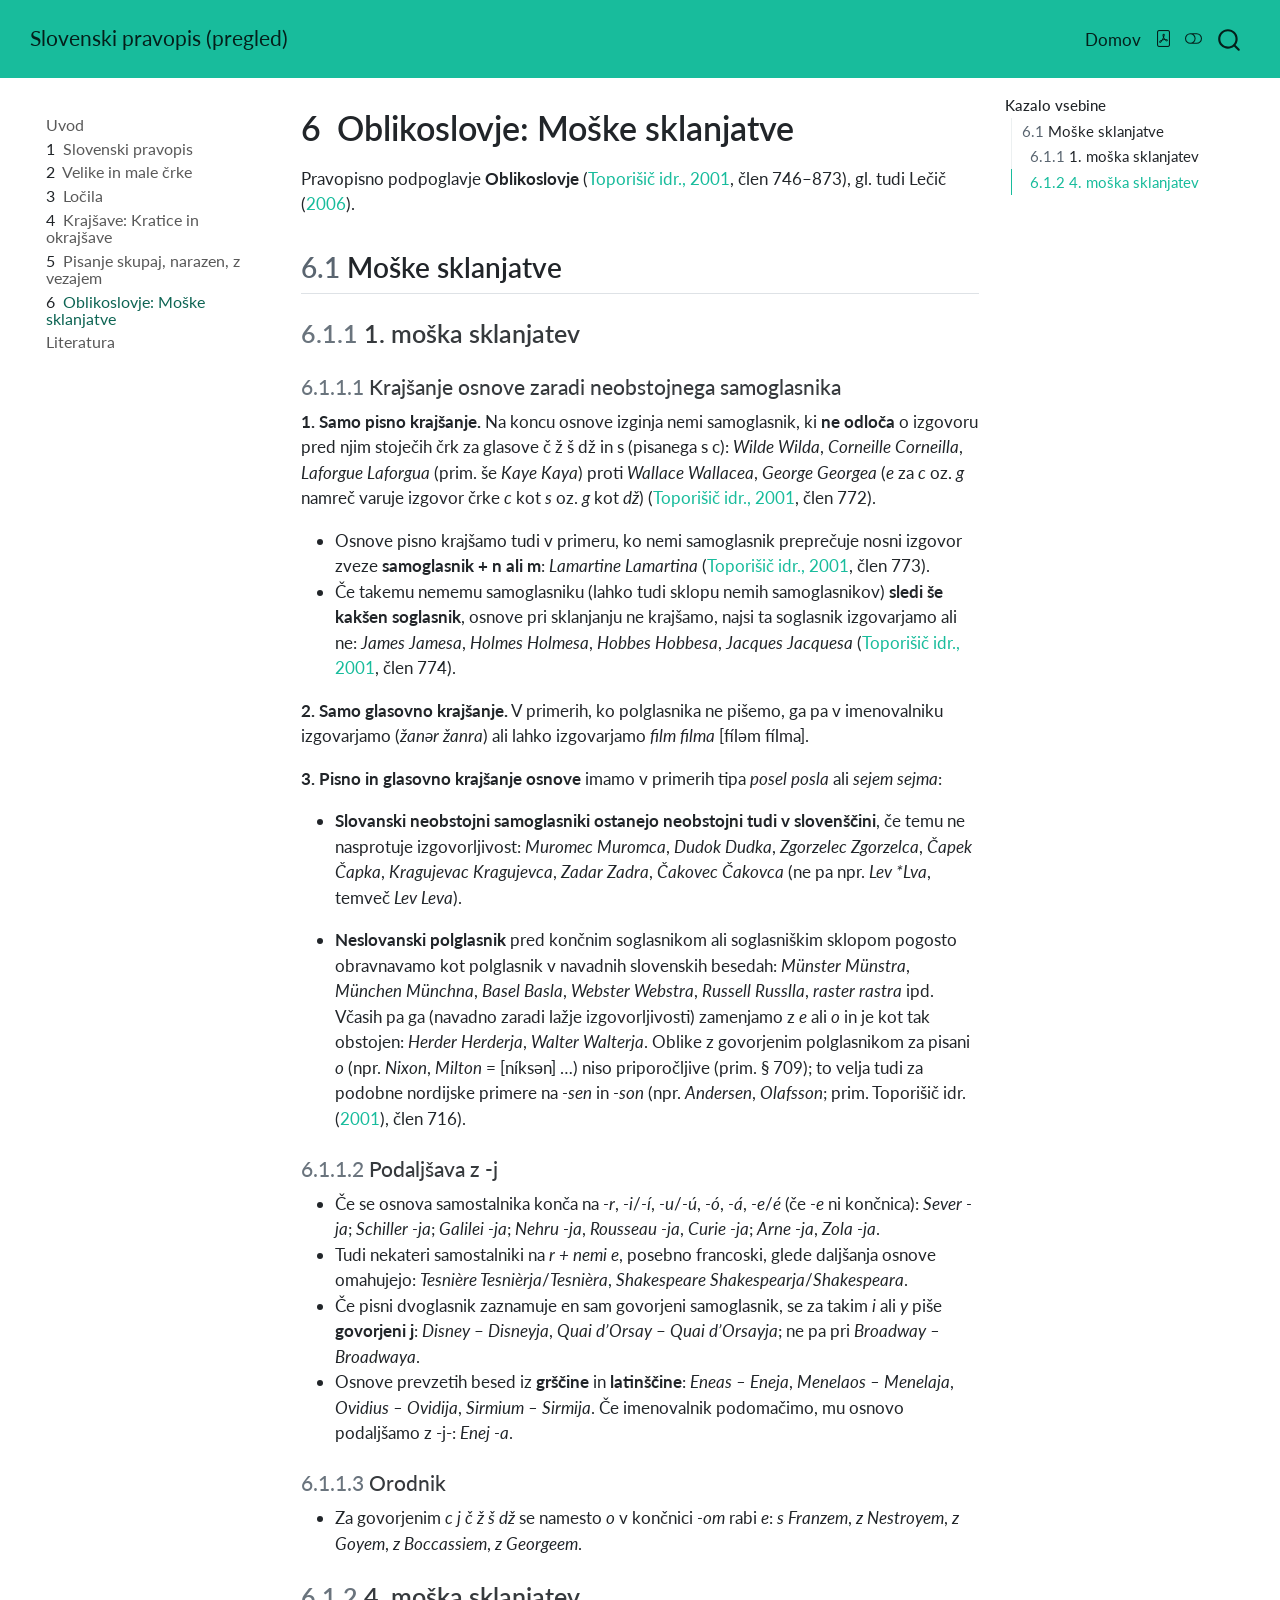
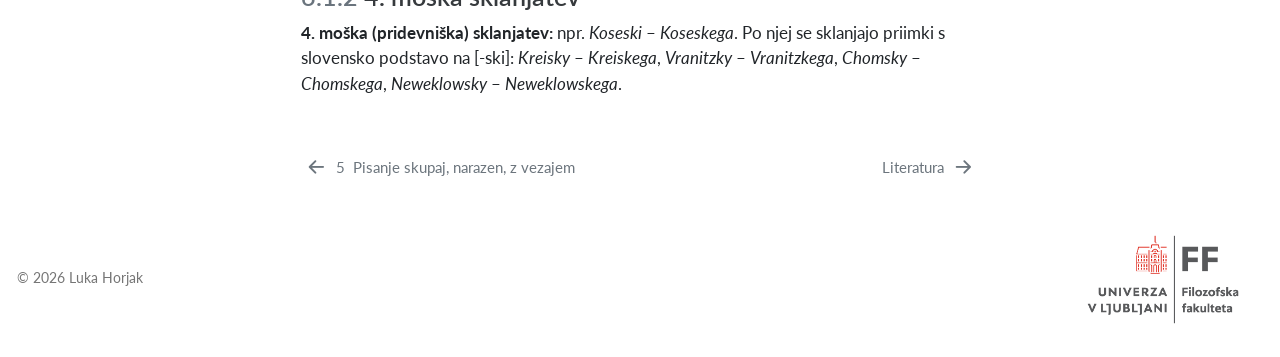
<file: _6Sklanjatve.html>
<!DOCTYPE html>
<html xmlns="http://www.w3.org/1999/xhtml" lang="sl" xml:lang="sl"><head>

<meta charset="utf-8">
<meta name="generator" content="quarto-1.9.37">

<meta name="viewport" content="width=device-width, initial-scale=1.0, user-scalable=yes">


<title>6&nbsp; Oblikoslovje: Moške sklanjatve – Slovenski pravopis (pregled)</title>
<style>
/* Default styles provided by pandoc.
** See https://pandoc.org/MANUAL.html#variables-for-html for config info.
*/
code{white-space: pre-wrap;}
span.smallcaps{font-variant: small-caps;}
div.columns{display: flex; gap: min(4vw, 1.5em);}
div.column{flex: auto; overflow-x: auto;}
div.hanging-indent{margin-left: 1.5em; text-indent: -1.5em;}
ul.task-list{list-style: none;}
ul.task-list li input[type="checkbox"] {
  width: 0.8em;
  margin: 0 0.8em 0.2em -1em; /* quarto-specific, see https://github.com/quarto-dev/quarto-cli/issues/4556 */ 
  vertical-align: middle;
}
/* CSS for citations */
div.csl-bib-body { }
div.csl-entry {
  clear: both;
  margin-bottom: 0em;
}
.hanging-indent div.csl-entry {
  margin-left:2em;
  text-indent:-2em;
}
div.csl-left-margin {
  min-width:2em;
  float:left;
}
div.csl-right-inline {
  margin-left:2em;
  padding-left:1em;
}
div.csl-indent {
  margin-left: 2em;
}</style>


<script src="site_libs/quarto-nav/quarto-nav.js"></script>
<script src="site_libs/quarto-nav/headroom.min.js"></script>
<script src="site_libs/clipboard/clipboard.min.js"></script>
<script src="site_libs/quarto-search/autocomplete.umd.js"></script>
<script src="site_libs/quarto-search/fuse.min.js"></script>
<script src="site_libs/quarto-search/quarto-search.js"></script>
<meta name="quarto:offset" content="./">
<link href="./references.html" rel="next">
<link href="./_5Pisanje.html" rel="prev">
<script src="site_libs/quarto-html/quarto.js" type="module"></script>
<script src="site_libs/quarto-html/tabsets/tabsets.js" type="module"></script>
<script src="site_libs/quarto-html/popper.min.js"></script>
<script src="site_libs/quarto-html/tippy.umd.min.js"></script>
<script src="site_libs/quarto-html/anchor.min.js"></script>
<link href="site_libs/quarto-html/tippy.css" rel="stylesheet">
<link href="site_libs/quarto-html/quarto-syntax-highlighting-7f8f88aac4f3542376d5c11b86a4c14d.css" rel="stylesheet" class="quarto-color-scheme" id="quarto-text-highlighting-styles">
<link href="site_libs/quarto-html/quarto-syntax-highlighting-dark-d0ae9245876894da5ac7e18953ecc5cc.css" rel="stylesheet" class="quarto-color-scheme quarto-color-alternate" id="quarto-text-highlighting-styles">
<link href="site_libs/quarto-html/quarto-syntax-highlighting-7f8f88aac4f3542376d5c11b86a4c14d.css" rel="stylesheet" class="quarto-color-scheme-extra" id="quarto-text-highlighting-styles">
<script src="site_libs/bootstrap/bootstrap.min.js"></script>
<link href="site_libs/bootstrap/bootstrap-icons.css" rel="stylesheet">
<link href="site_libs/bootstrap/bootstrap-34a0e9f81c705c5f6744f10ed2066b87.min.css" rel="stylesheet" append-hash="true" class="quarto-color-scheme" id="quarto-bootstrap" data-mode="light">
<link href="site_libs/bootstrap/bootstrap-dark-d12fa299449e4def4713b2e7ab07e7f0.min.css" rel="stylesheet" append-hash="true" class="quarto-color-scheme quarto-color-alternate" id="quarto-bootstrap" data-mode="dark">
<link href="site_libs/bootstrap/bootstrap-34a0e9f81c705c5f6744f10ed2066b87.min.css" rel="stylesheet" append-hash="true" class="quarto-color-scheme-extra" id="quarto-bootstrap" data-mode="light">
<script id="quarto-search-options" type="application/json">{
  "location": "navbar",
  "copy-button": false,
  "collapse-after": 3,
  "panel-placement": "end",
  "type": "overlay",
  "limit": 50,
  "keyboard-shortcut": [
    "f",
    "/",
    "s"
  ],
  "show-item-context": false,
  "language": {
    "search-no-results-text": "Ni rezultatov",
    "search-matching-documents-text": "ujemajoči se dokumenti",
    "search-copy-link-title": "Kopiraj povezavo do iskanja",
    "search-hide-matches-text": "Skrij dodatne zadetke",
    "search-more-match-text": "več zadetkov v tem dokumentu",
    "search-more-matches-text": "več zadetkov v tem dokumentu",
    "search-clear-button-title": "Počisti",
    "search-text-placeholder": "",
    "search-detached-cancel-button-title": "Prekliči",
    "search-submit-button-title": "Pošlji",
    "search-label": "Iskanje"
  }
}</script>
<link href="https://fonts.googleapis.com/css2?family=Shantell+Sans:wght@400;500;600&amp;display=swap" rel="stylesheet">


<link rel="stylesheet" href="neat-annotations.css">
</head>

<body class="nav-sidebar floating nav-fixed quarto-light"><script id="quarto-html-before-body" type="application/javascript">
    const toggleBodyColorMode = (bsSheetEl) => {
      const mode = bsSheetEl.getAttribute("data-mode");
      const bodyEl = window.document.querySelector("body");
      if (mode === "dark") {
        bodyEl.classList.add("quarto-dark");
        bodyEl.classList.remove("quarto-light");
      } else {
        bodyEl.classList.add("quarto-light");
        bodyEl.classList.remove("quarto-dark");
      }
    }
    const toggleBodyColorPrimary = () => {
      const bsSheetEl = window.document.querySelector("link#quarto-bootstrap:not([rel=disabled-stylesheet])");
      if (bsSheetEl) {
        toggleBodyColorMode(bsSheetEl);
      }
    }
    const setColorSchemeToggle = (alternate) => {
      const toggles = window.document.querySelectorAll('.quarto-color-scheme-toggle');
      for (let i=0; i < toggles.length; i++) {
        const toggle = toggles[i];
        if (toggle) {
          if (alternate) {
            toggle.classList.add("alternate");
          } else {
            toggle.classList.remove("alternate");
          }
        }
      }
    };
    const toggleColorMode = (alternate) => {
      // Switch the stylesheets
      const primaryStylesheets = window.document.querySelectorAll('link.quarto-color-scheme:not(.quarto-color-alternate)');
      const alternateStylesheets = window.document.querySelectorAll('link.quarto-color-scheme.quarto-color-alternate');
      manageTransitions('#quarto-margin-sidebar .nav-link', false);
      if (alternate) {
        // note: dark is layered on light, we don't disable primary!
        enableStylesheet(alternateStylesheets);
        for (const sheetNode of alternateStylesheets) {
          if (sheetNode.id === "quarto-bootstrap") {
            toggleBodyColorMode(sheetNode);
          }
        }
      } else {
        disableStylesheet(alternateStylesheets);
        enableStylesheet(primaryStylesheets)
        toggleBodyColorPrimary();
      }
      manageTransitions('#quarto-margin-sidebar .nav-link', true);
      // Switch the toggles
      setColorSchemeToggle(alternate)
      // Hack to workaround the fact that safari doesn't
      // properly recolor the scrollbar when toggling (#1455)
      if (navigator.userAgent.indexOf('Safari') > 0 && navigator.userAgent.indexOf('Chrome') == -1) {
        manageTransitions("body", false);
        window.scrollTo(0, 1);
        setTimeout(() => {
          window.scrollTo(0, 0);
          manageTransitions("body", true);
        }, 40);
      }
    }
    const disableStylesheet = (stylesheets) => {
      for (let i=0; i < stylesheets.length; i++) {
        const stylesheet = stylesheets[i];
        stylesheet.rel = 'disabled-stylesheet';
      }
    }
    const enableStylesheet = (stylesheets) => {
      for (let i=0; i < stylesheets.length; i++) {
        const stylesheet = stylesheets[i];
        if(stylesheet.rel !== 'stylesheet') { // for Chrome, which will still FOUC without this check
          stylesheet.rel = 'stylesheet';
        }
      }
    }
    const manageTransitions = (selector, allowTransitions) => {
      const els = window.document.querySelectorAll(selector);
      for (let i=0; i < els.length; i++) {
        const el = els[i];
        if (allowTransitions) {
          el.classList.remove('notransition');
        } else {
          el.classList.add('notransition');
        }
      }
    }
    const isFileUrl = () => {
      return window.location.protocol === 'file:';
    }
    const hasAlternateSentinel = () => {
      let styleSentinel = getColorSchemeSentinel();
      if (styleSentinel !== null) {
        return styleSentinel === "alternate";
      } else {
        return false;
      }
    }
    const setStyleSentinel = (alternate) => {
      const value = alternate ? "alternate" : "default";
      if (!isFileUrl()) {
        window.localStorage.setItem("quarto-color-scheme", value);
      } else {
        localAlternateSentinel = value;
      }
    }
    const getColorSchemeSentinel = () => {
      if (!isFileUrl()) {
        const storageValue = window.localStorage.getItem("quarto-color-scheme");
        return storageValue != null ? storageValue : localAlternateSentinel;
      } else {
        return localAlternateSentinel;
      }
    }
    const toggleGiscusIfUsed = (isAlternate, darkModeDefault) => {
      const baseTheme = document.querySelector('#giscus-base-theme')?.value ?? 'light';
      const alternateTheme = document.querySelector('#giscus-alt-theme')?.value ?? 'dark';
      let newTheme = '';
      if(authorPrefersDark) {
        newTheme = isAlternate ? baseTheme : alternateTheme;
      } else {
        newTheme = isAlternate ? alternateTheme : baseTheme;
      }
      const changeGiscusTheme = () => {
        // From: https://github.com/giscus/giscus/issues/336
        const sendMessage = (message) => {
          const iframe = document.querySelector('iframe.giscus-frame');
          if (!iframe) return;
          iframe.contentWindow.postMessage({ giscus: message }, 'https://giscus.app');
        }
        sendMessage({
          setConfig: {
            theme: newTheme
          }
        });
      }
      const isGiscussLoaded = window.document.querySelector('iframe.giscus-frame') !== null;
      if (isGiscussLoaded) {
        changeGiscusTheme();
      }
    };
    const authorPrefersDark = false;
    const darkModeDefault = authorPrefersDark;
      document.querySelector('link#quarto-text-highlighting-styles.quarto-color-scheme-extra').rel = 'disabled-stylesheet';
      document.querySelector('link#quarto-bootstrap.quarto-color-scheme-extra').rel = 'disabled-stylesheet';
    let localAlternateSentinel = darkModeDefault ? 'alternate' : 'default';
    // Dark / light mode switch
    window.quartoToggleColorScheme = () => {
      // Read the current dark / light value
      let toAlternate = !hasAlternateSentinel();
      toggleColorMode(toAlternate);
      setStyleSentinel(toAlternate);
      toggleGiscusIfUsed(toAlternate, darkModeDefault);
      window.dispatchEvent(new Event('resize'));
    };
    // Switch to dark mode if need be
    if (hasAlternateSentinel()) {
      toggleColorMode(true);
    } else {
      toggleColorMode(false);
    }
  </script>

<div id="quarto-search-results"></div>
  <header id="quarto-header" class="headroom fixed-top">
    <nav class="navbar navbar-expand-lg " data-bs-theme="dark">
      <div class="navbar-container container-fluid">
      <div class="navbar-brand-container mx-auto">
    <a class="navbar-brand" href="./index.html">
    <span class="navbar-title">Slovenski pravopis (pregled)</span>
    </a>
  </div>
            <div id="quarto-search" class="" title="Iskanje"></div>
          <button class="navbar-toggler" type="button" data-bs-toggle="collapse" data-bs-target="#navbarCollapse" aria-controls="navbarCollapse" role="menu" aria-expanded="false" aria-label="Preklopi navigacijo" onclick="if (window.quartoToggleHeadroom) { window.quartoToggleHeadroom(); }">
  <span class="navbar-toggler-icon"></span>
</button>
          <div class="collapse navbar-collapse" id="navbarCollapse">
            <ul class="navbar-nav navbar-nav-scroll ms-auto">
  <li class="nav-item">
    <a class="nav-link active" href="./index.html" aria-current="page"> 
<span class="menu-text">Domov</span></a>
  </li>  
</ul>
          </div> <!-- /navcollapse -->
            <div class="quarto-navbar-tools">
    <a href="./slovenski-pravopis.pdf" title="Prenesi PDF" class="quarto-navigation-tool px-1" aria-label="Prenesi PDF"><i class="bi bi-file-pdf"></i></a>
  <a href="" class="quarto-color-scheme-toggle quarto-navigation-tool  px-1" onclick="window.quartoToggleColorScheme(); return false;" title="Preklopi temni način"><i class="bi"></i></a>
</div>
      </div> <!-- /container-fluid -->
    </nav>
  <nav class="quarto-secondary-nav">
    <div class="container-fluid d-flex">
      <button type="button" class="quarto-btn-toggle btn" data-bs-toggle="collapse" role="button" data-bs-target=".quarto-sidebar-collapse-item" aria-controls="quarto-sidebar" aria-expanded="false" aria-label="Preklopi navigacijo v stranski vrstici" onclick="if (window.quartoToggleHeadroom) { window.quartoToggleHeadroom(); }">
        <i class="bi bi-layout-text-sidebar-reverse"></i>
      </button>
        <nav class="quarto-page-breadcrumbs" aria-label="breadcrumb"><ol class="breadcrumb"><li class="breadcrumb-item"><a href="./_6Sklanjatve.html"><span class="chapter-number">6</span>&nbsp; <span class="chapter-title">Oblikoslovje: Moške sklanjatve</span></a></li></ol></nav>
        <a class="flex-grow-1" role="navigation" data-bs-toggle="collapse" data-bs-target=".quarto-sidebar-collapse-item" aria-controls="quarto-sidebar" aria-expanded="false" aria-label="Preklopi navigacijo v stranski vrstici" onclick="if (window.quartoToggleHeadroom) { window.quartoToggleHeadroom(); }">      
        </a>
    </div>
  </nav>
</header>
<!-- content -->
<div id="quarto-content" class="quarto-container page-columns page-rows-contents page-layout-article page-navbar">
<!-- sidebar -->
  <nav id="quarto-sidebar" class="sidebar collapse collapse-horizontal quarto-sidebar-collapse-item sidebar-navigation floating overflow-auto">
    <div class="sidebar-menu-container"> 
    <ul class="list-unstyled mt-1">
        <li class="sidebar-item">
  <div class="sidebar-item-container"> 
  <a href="./index.html" class="sidebar-item-text sidebar-link">
 <span class="menu-text">Uvod</span></a>
  </div>
</li>
        <li class="sidebar-item">
  <div class="sidebar-item-container"> 
  <a href="./_1Pravopis1.html" class="sidebar-item-text sidebar-link">
 <span class="menu-text"><span class="chapter-number">1</span>&nbsp; <span class="chapter-title">Slovenski pravopis</span></span></a>
  </div>
</li>
        <li class="sidebar-item">
  <div class="sidebar-item-container"> 
  <a href="./_2Začetnica.html" class="sidebar-item-text sidebar-link">
 <span class="menu-text"><span class="chapter-number">2</span>&nbsp; <span class="chapter-title">Velike in male črke</span></span></a>
  </div>
</li>
        <li class="sidebar-item">
  <div class="sidebar-item-container"> 
  <a href="./_3Ločila.html" class="sidebar-item-text sidebar-link">
 <span class="menu-text"><span class="chapter-number">3</span>&nbsp; <span class="chapter-title">Ločila</span></span></a>
  </div>
</li>
        <li class="sidebar-item">
  <div class="sidebar-item-container"> 
  <a href="./_4Kratice.html" class="sidebar-item-text sidebar-link">
 <span class="menu-text"><span class="chapter-number">4</span>&nbsp; <span class="chapter-title">Krajšave: Kratice in okrajšave</span></span></a>
  </div>
</li>
        <li class="sidebar-item">
  <div class="sidebar-item-container"> 
  <a href="./_5Pisanje.html" class="sidebar-item-text sidebar-link">
 <span class="menu-text"><span class="chapter-number">5</span>&nbsp; <span class="chapter-title">Pisanje skupaj, narazen, z vezajem</span></span></a>
  </div>
</li>
        <li class="sidebar-item">
  <div class="sidebar-item-container"> 
  <a href="./_6Sklanjatve.html" class="sidebar-item-text sidebar-link active">
 <span class="menu-text"><span class="chapter-number">6</span>&nbsp; <span class="chapter-title">Oblikoslovje: Moške sklanjatve</span></span></a>
  </div>
</li>
        <li class="sidebar-item">
  <div class="sidebar-item-container"> 
  <a href="./references.html" class="sidebar-item-text sidebar-link">
 <span class="menu-text">Literatura</span></a>
  </div>
</li>
    </ul>
    </div>
</nav>
<div id="quarto-sidebar-glass" class="quarto-sidebar-collapse-item" data-bs-toggle="collapse" data-bs-target=".quarto-sidebar-collapse-item"></div>
<!-- margin-sidebar -->
    <div id="quarto-margin-sidebar" class="sidebar margin-sidebar">
        <nav id="TOC" role="doc-toc" class="toc-active">
    <h2 id="toc-title">Kazalo vsebine</h2>
   
  <ul>
  <li><a href="#moške-sklanjatve" id="toc-moške-sklanjatve" class="nav-link active" data-scroll-target="#moške-sklanjatve"><span class="header-section-number">6.1</span> Moške sklanjatve</a>
  <ul class="collapse">
  <li><a href="#moška-sklanjatev" id="toc-moška-sklanjatev" class="nav-link" data-scroll-target="#moška-sklanjatev"><span class="header-section-number">6.1.1</span> 1. moška sklanjatev</a></li>
  <li><a href="#moška-sklanjatev-1" id="toc-moška-sklanjatev-1" class="nav-link" data-scroll-target="#moška-sklanjatev-1"><span class="header-section-number">6.1.2</span> 4. moška sklanjatev</a></li>
  </ul></li>
  </ul>
</nav>
    </div>
<!-- main -->
<main class="content" id="quarto-document-content">


<header id="title-block-header" class="quarto-title-block default">
<div class="quarto-title">
<h1 class="title"><span class="chapter-number">6</span>&nbsp; <span class="chapter-title">Oblikoslovje: Moške sklanjatve</span></h1>
</div>



<div class="quarto-title-meta">

    
  
    
  </div>
  


</header>


<p>Pravopisno podpoglavje <strong>Oblikoslovje</strong> <span class="citation" data-cites="toporisic_slovenski_2001">(<a href="references.html#ref-toporisic_slovenski_2001" role="doc-biblioref">Toporišič idr., 2001</a>, člen 746–873)</span>, gl. tudi <span class="citation" data-cites="lecic_sklanjanje_2006">Lečič (<a href="references.html#ref-lecic_sklanjanje_2006" role="doc-biblioref">2006</a>)</span>.</p>
<section id="moške-sklanjatve" class="level2" data-number="6.1">
<h2 data-number="6.1" class="anchored" data-anchor-id="moške-sklanjatve"><span class="header-section-number">6.1</span> Moške sklanjatve</h2>
<section id="moška-sklanjatev" class="level3" data-number="6.1.1">
<h3 data-number="6.1.1" class="anchored" data-anchor-id="moška-sklanjatev"><span class="header-section-number">6.1.1</span> 1. moška sklanjatev</h3>
<section id="krajšanje-osnove-zaradi-neobstojnega-samoglasnika" class="level4" data-number="6.1.1.1">
<h4 data-number="6.1.1.1" class="anchored" data-anchor-id="krajšanje-osnove-zaradi-neobstojnega-samoglasnika"><span class="header-section-number">6.1.1.1</span> Krajšanje osnove zaradi neobstojnega samoglasnika</h4>
<p><strong>1. Samo pisno krajšanje.</strong> Na koncu osnove izginja nemi samoglasnik, ki <strong>ne odloča</strong> o izgovoru pred njim stoječih črk za glasove č ž š dž in s (pisanega s c): <em>Wilde</em> <em>Wilda</em>, <em>Corneille</em> <em>Corneilla</em>, <em>Laforgue</em> <em>Laforgua</em> (prim. še <em>Kaye</em> <em>Kaya</em>) proti <em>Wallace</em> <em>Wallacea</em>, <em>George</em> <em>Georgea</em> (<em>e</em> za <em>c</em> oz. <em>g</em> namreč varuje izgovor črke <em>c</em> kot <em>s</em> oz. <em>g</em> kot <em>dž</em>) <span class="citation" data-cites="toporisic_slovenski_2001">(<a href="references.html#ref-toporisic_slovenski_2001" role="doc-biblioref">Toporišič idr., 2001</a>, člen 772)</span>.</p>
<ul>
<li>Osnove pisno krajšamo tudi v primeru, ko nemi samoglasnik preprečuje nosni izgovor zveze <strong>samoglasnik + n ali m</strong>: <em>Lamartine</em> <em>Lamartina</em> <span class="citation" data-cites="toporisic_slovenski_2001">(<a href="references.html#ref-toporisic_slovenski_2001" role="doc-biblioref">Toporišič idr., 2001</a>, člen 773)</span>.</li>
<li>Če takemu nememu samoglasniku (lahko tudi sklopu nemih samoglasnikov) <strong>sledi še kakšen soglasnik</strong>, osnove pri sklanjanju ne krajšamo, najsi ta soglasnik izgovarjamo ali ne: <em>James</em> <em>Jamesa</em>, <em>Holmes</em> <em>Holmesa</em>, <em>Hobbes</em> <em>Hobbesa</em>, <em>Jacques</em> <em>Jacquesa</em> <span class="citation" data-cites="toporisic_slovenski_2001">(<a href="references.html#ref-toporisic_slovenski_2001" role="doc-biblioref">Toporišič idr., 2001</a>, člen 774)</span>.</li>
</ul>
<p><strong>2. Samo glasovno krajšanje.</strong> V primerih, ko polglasnika ne pišemo, ga pa v imenovalniku izgovarjamo (<em>žanər</em> <em>žanra</em>) ali lahko izgovarjamo <em>film</em> <em>filma</em> [fíləm fílma].</p>
<p><strong>3. Pisno in glasovno krajšanje osnove</strong> imamo v primerih tipa <em>posel</em> <em>posla</em> ali <em>sejem</em> <em>sejma</em>:</p>
<ul>
<li><p><strong>Slovanski neobstojni samoglasniki ostanejo neobstojni tudi v slovenščini</strong>, če temu ne nasprotuje izgovorljivost: <em>Muromec</em> <em>Muromca</em>, <em>Dudok</em> <em>Dudka</em>, <em>Zgorzelec</em> <em>Zgorzelca</em>, <em>Čapek</em> <em>Čapka</em>, <em>Kragujevac</em> <em>Kragujevca</em>, <em>Zadar</em> <em>Zadra</em>, <em>Čakovec</em> <em>Čakovca</em> (ne pa npr. <em>Lev</em> <em>*Lva</em>, temveč <em>Lev</em> <em>Leva</em>).</p></li>
<li><p><strong>Neslovanski polglasnik</strong> pred končnim soglasnikom ali soglasniškim sklopom pogosto obravnavamo kot polglasnik v navadnih slovenskih besedah: <em>Münster</em> <em>Münstra</em>, <em>München</em> <em>Münchna</em>, <em>Basel</em> <em>Basla</em>, <em>Webster</em> <em>Webstra</em>, <em>Russell</em> <em>Russlla</em>, <em>raster</em> <em>rastra</em> ipd. Včasih pa ga (navadno zaradi lažje izgovorljivosti) zamenjamo z <em>e</em> ali <em>o</em> in je kot tak obstojen: <em>Herder</em> <em>Herderja</em>, <em>Walter</em> <em>Walterja</em>. Oblike z govorjenim polglasnikom za pisani <em>o</em> (npr. <em>Nixon</em>, <em>Milton</em> = [níksən] …) niso priporočljive (prim. § 709); to velja tudi za podobne nordijske primere na <em>-sen</em> in <em>-son</em> (npr. <em>Andersen</em>, <em>Olafsson</em>; prim. <span class="citation" data-cites="toporisic_slovenski_2001">Toporišič idr. (<a href="references.html#ref-toporisic_slovenski_2001" role="doc-biblioref">2001</a>)</span>, člen 716).</p></li>
</ul>
</section>
<section id="podaljšava-z--j" class="level4" data-number="6.1.1.2">
<h4 data-number="6.1.1.2" class="anchored" data-anchor-id="podaljšava-z--j"><span class="header-section-number">6.1.1.2</span> Podaljšava z -j</h4>
<ul>
<li>Če se osnova samostalnika konča na <em>-r</em>, <em>-i</em>/<em>-í</em>, <em>-u</em>/<em>-ú</em>, <em>-ó</em>, <em>-á</em>, <em>-e</em>/<em>é</em> (če <em>-e</em> ni končnica): <em>Sever -ja</em>; <em>Schiller -ja</em>; <em>Galilei -ja</em>; <em>Nehru -ja</em>, <em>Rousseau -ja</em>, <em>Curie -ja</em>; <em>Arne -ja</em>, <em>Zola -ja</em>.</li>
<li>Tudi nekateri samostalniki na <em>r + nemi e</em>, posebno francoski, glede daljšanja osnove omahujejo: <em>Tesnière Tesnièrja</em>/<em>Tesnièra</em>, <em>Shakespeare</em> <em>Shakespearja</em>/<em>Shakespeara</em>.</li>
<li>Če pisni dvoglasnik zaznamuje en sam govorjeni samoglasnik, se za takim <em>i</em> ali <em>y</em> piše <strong>govorjeni j</strong>: <em>Disney</em> – <em>Disneyja</em>, <em>Quai</em> <em>d’Orsay</em> – <em>Quai d’Orsayja</em>; ne pa pri <em>Broadway – Broadwaya</em>.</li>
<li>Osnove prevzetih besed iz <strong>grščine</strong> in <strong>latinščine</strong>: <em>Eneas – Eneja</em>, <em>Menelaos – Menelaja</em>, <em>Ovidius – Ovidija</em>, <em>Sirmium – Sirmija</em>. Če imenovalnik podomačimo, mu osnovo podaljšamo z -j-: <em>Enej -a</em>.</li>
</ul>
</section>
<section id="orodnik" class="level4" data-number="6.1.1.3">
<h4 data-number="6.1.1.3" class="anchored" data-anchor-id="orodnik"><span class="header-section-number">6.1.1.3</span> Orodnik</h4>
<ul>
<li>Za govorjenim <em>c j č ž š dž</em> se namesto <em>o</em> v končnici <em>-om</em> rabi <em>e</em>: <em>s Franzem</em>, <em>z Nestroyem</em>, <em>z Goyem</em>, <em>z Boccassiem</em>, <em>z Georgeem</em>.</li>
</ul>
</section>
</section>
<section id="moška-sklanjatev-1" class="level3" data-number="6.1.2">
<h3 data-number="6.1.2" class="anchored" data-anchor-id="moška-sklanjatev-1"><span class="header-section-number">6.1.2</span> 4. moška sklanjatev</h3>
<p><strong>4. moška (pridevniška) sklanjatev:</strong> npr. <em>Koseski</em> – <em>Koseskega</em>. Po njej se sklanjajo priimki s slovensko podstavo na [-ski]: <em>Kreisky</em> – <em>Kreiskega</em>, <em>Vranitzky</em> – <em>Vranitzkega</em>, <em>Chomsky</em> – <em>Chomskega</em>, <em>Neweklowsky</em> – <em>Neweklowskega</em>.</p>


<div id="refs" class="references csl-bib-body hanging-indent" data-entry-spacing="0" data-line-spacing="2" role="list" style="display: none">
<div id="ref-lecic_sklanjanje_2006" class="csl-entry" role="listitem">
Lečič, R. (2006). Sklanjanje tujih imen. <em>Mostovi</em>, <em>40</em>(1), 11–23.
</div>
<div id="ref-toporisic_slovenski_2001" class="csl-entry" role="listitem">
Toporišič, J., Ahlin, M., Dular, J., Gantar, K., Jakopin, F., Menart, J., Moder, J., Pogorelec, B., Suhadolnik, S., &amp; Hajnšek-Holz, M. (Ur.). (2001). <em>Slovenski pravopis</em>. <span>ZRC</span> <span>SAZU</span>. <a href="https://www.fran.si">www.fran.si</a>
</div>
</div>
</section>
</section>

</main> <!-- /main -->
<script id="quarto-html-after-body" type="application/javascript">
  window.document.addEventListener("DOMContentLoaded", function (event) {
    // Ensure there is a toggle, if there isn't float one in the top right
    if (window.document.querySelector('.quarto-color-scheme-toggle') === null) {
      const a = window.document.createElement('a');
      a.classList.add('top-right');
      a.classList.add('quarto-color-scheme-toggle');
      a.href = "";
      a.onclick = function() { try { window.quartoToggleColorScheme(); } catch {} return false; };
      const i = window.document.createElement("i");
      i.classList.add('bi');
      a.appendChild(i);
      window.document.body.appendChild(a);
    }
    setColorSchemeToggle(hasAlternateSentinel())
    const icon = "";
    const anchorJS = new window.AnchorJS();
    anchorJS.options = {
      placement: 'right',
      icon: icon
    };
    anchorJS.add('.anchored');
    const isCodeAnnotation = (el) => {
      for (const clz of el.classList) {
        if (clz.startsWith('code-annotation-')) {                     
          return true;
        }
      }
      return false;
    }
    const onCopySuccess = function(e) {
      // button target
      const button = e.trigger;
      // don't keep focus
      button.blur();
      // flash "checked"
      button.classList.add('code-copy-button-checked');
      var currentTitle = button.getAttribute("title");
      button.setAttribute("title", "Kopirano!");
      let tooltip;
      if (window.bootstrap) {
        button.setAttribute("data-bs-toggle", "tooltip");
        button.setAttribute("data-bs-placement", "left");
        button.setAttribute("data-bs-title", "Kopirano!");
        tooltip = new bootstrap.Tooltip(button, 
          { trigger: "manual", 
            customClass: "code-copy-button-tooltip",
            offset: [0, -8]});
        tooltip.show();    
      }
      setTimeout(function() {
        if (tooltip) {
          tooltip.hide();
          button.removeAttribute("data-bs-title");
          button.removeAttribute("data-bs-toggle");
          button.removeAttribute("data-bs-placement");
        }
        button.setAttribute("title", currentTitle);
        button.classList.remove('code-copy-button-checked');
      }, 1000);
      // clear code selection
      e.clearSelection();
    }
    const getTextToCopy = function(trigger) {
      const outerScaffold = trigger.parentElement.cloneNode(true);
      const codeEl = outerScaffold.querySelector('code');
      for (const childEl of codeEl.children) {
        if (isCodeAnnotation(childEl)) {
          childEl.remove();
        }
      }
      return codeEl.innerText;
    }
    const clipboard = new window.ClipboardJS('.code-copy-button:not([data-in-quarto-modal])', {
      text: getTextToCopy
    });
    clipboard.on('success', onCopySuccess);
    if (window.document.getElementById('quarto-embedded-source-code-modal')) {
      const clipboardModal = new window.ClipboardJS('.code-copy-button[data-in-quarto-modal]', {
        text: getTextToCopy,
        container: window.document.getElementById('quarto-embedded-source-code-modal')
      });
      clipboardModal.on('success', onCopySuccess);
    }
      var localhostRegex = new RegExp(/^(?:http|https):\/\/localhost\:?[0-9]*\//);
      var mailtoRegex = new RegExp(/^mailto:/);
        var filterRegex = new RegExp('/' + window.location.host + '/');
      var isInternal = (href) => {
          return filterRegex.test(href) || localhostRegex.test(href) || mailtoRegex.test(href);
      }
      // Inspect non-navigation links and adorn them if external
     var links = window.document.querySelectorAll('a[href]:not(.nav-link):not(.navbar-brand):not(.toc-action):not(.sidebar-link):not(.sidebar-item-toggle):not(.pagination-link):not(.no-external):not([aria-hidden]):not(.dropdown-item):not(.quarto-navigation-tool):not(.about-link)');
      for (var i=0; i<links.length; i++) {
        const link = links[i];
        if (!isInternal(link.href)) {
          // undo the damage that might have been done by quarto-nav.js in the case of
          // links that we want to consider external
          if (link.dataset.originalHref !== undefined) {
            link.href = link.dataset.originalHref;
          }
        }
      }
    function tippyHover(el, contentFn, onTriggerFn, onUntriggerFn) {
      const config = {
        allowHTML: true,
        maxWidth: 500,
        delay: 100,
        arrow: false,
        appendTo: function(el) {
            return el.parentElement;
        },
        interactive: true,
        interactiveBorder: 10,
        theme: 'quarto',
        placement: 'bottom-start',
      };
      if (contentFn) {
        config.content = contentFn;
      }
      if (onTriggerFn) {
        config.onTrigger = onTriggerFn;
      }
      if (onUntriggerFn) {
        config.onUntrigger = onUntriggerFn;
      }
      window.tippy(el, config); 
    }
    const noterefs = window.document.querySelectorAll('a[role="doc-noteref"]');
    for (var i=0; i<noterefs.length; i++) {
      const ref = noterefs[i];
      tippyHover(ref, function() {
        // use id or data attribute instead here
        let href = ref.getAttribute('data-footnote-href') || ref.getAttribute('href');
        try { href = new URL(href).hash; } catch {}
        const id = href.replace(/^#\/?/, "");
        const note = window.document.getElementById(id);
        if (note) {
          return note.innerHTML;
        } else {
          return "";
        }
      });
    }
    const xrefs = window.document.querySelectorAll('a.quarto-xref');
    const processXRef = (id, note) => {
      // Strip column container classes
      const stripColumnClz = (el) => {
        el.classList.remove("page-full", "page-columns");
        if (el.children) {
          for (const child of el.children) {
            stripColumnClz(child);
          }
        }
      }
      stripColumnClz(note)
      if (id === null || id.startsWith('sec-')) {
        // Special case sections, only their first couple elements
        const container = document.createElement("div");
        if (note.children && note.children.length > 2) {
          container.appendChild(note.children[0].cloneNode(true));
          for (let i = 1; i < note.children.length; i++) {
            const child = note.children[i];
            if (child.tagName === "P" && child.innerText === "") {
              continue;
            } else {
              container.appendChild(child.cloneNode(true));
              break;
            }
          }
          if (window.Quarto?.typesetMath) {
            window.Quarto.typesetMath(container);
          }
          return container.innerHTML
        } else {
          if (window.Quarto?.typesetMath) {
            window.Quarto.typesetMath(note);
          }
          return note.innerHTML;
        }
      } else {
        // Remove any anchor links if they are present
        const anchorLink = note.querySelector('a.anchorjs-link');
        if (anchorLink) {
          anchorLink.remove();
        }
        if (window.Quarto?.typesetMath) {
          window.Quarto.typesetMath(note);
        }
        if (note.classList.contains("callout")) {
          return note.outerHTML;
        } else {
          return note.innerHTML;
        }
      }
    }
    for (var i=0; i<xrefs.length; i++) {
      const xref = xrefs[i];
      tippyHover(xref, undefined, function(instance) {
        instance.disable();
        let url = xref.getAttribute('href');
        let hash = undefined; 
        if (url.startsWith('#')) {
          hash = url;
        } else {
          try { hash = new URL(url).hash; } catch {}
        }
        if (hash) {
          const id = hash.replace(/^#\/?/, "");
          const note = window.document.getElementById(id);
          if (note !== null) {
            try {
              const html = processXRef(id, note.cloneNode(true));
              instance.setContent(html);
            } finally {
              instance.enable();
              instance.show();
            }
          } else {
            // See if we can fetch this
            fetch(url.split('#')[0])
            .then(res => res.text())
            .then(html => {
              const parser = new DOMParser();
              const htmlDoc = parser.parseFromString(html, "text/html");
              const note = htmlDoc.getElementById(id);
              if (note !== null) {
                const html = processXRef(id, note);
                instance.setContent(html);
              } 
            }).finally(() => {
              instance.enable();
              instance.show();
            });
          }
        } else {
          // See if we can fetch a full url (with no hash to target)
          // This is a special case and we should probably do some content thinning / targeting
          fetch(url)
          .then(res => res.text())
          .then(html => {
            const parser = new DOMParser();
            const htmlDoc = parser.parseFromString(html, "text/html");
            const note = htmlDoc.querySelector('main.content');
            if (note !== null) {
              // This should only happen for chapter cross references
              // (since there is no id in the URL)
              // remove the first header
              if (note.children.length > 0 && note.children[0].tagName === "HEADER") {
                note.children[0].remove();
              }
              const html = processXRef(null, note);
              instance.setContent(html);
            } 
          }).finally(() => {
            instance.enable();
            instance.show();
          });
        }
      }, function(instance) {
      });
    }
        let selectedAnnoteEl;
        const selectorForAnnotation = ( cell, annotation) => {
          let cellAttr = 'data-code-cell="' + cell + '"';
          let lineAttr = 'data-code-annotation="' +  annotation + '"';
          const selector = 'span[' + cellAttr + '][' + lineAttr + ']';
          return selector;
        }
        const selectCodeLines = (annoteEl) => {
          const doc = window.document;
          const targetCell = annoteEl.getAttribute("data-target-cell");
          const targetAnnotation = annoteEl.getAttribute("data-target-annotation");
          const annoteSpan = window.document.querySelector(selectorForAnnotation(targetCell, targetAnnotation));
          const lines = annoteSpan.getAttribute("data-code-lines").split(",");
          const lineIds = lines.map((line) => {
            return targetCell + "-" + line;
          })
          let top = null;
          let height = null;
          let parent = null;
          if (lineIds.length > 0) {
              //compute the position of the single el (top and bottom and make a div)
              const el = window.document.getElementById(lineIds[0]);
              top = el.offsetTop;
              height = el.offsetHeight;
              parent = el.parentElement.parentElement;
            if (lineIds.length > 1) {
              const lastEl = window.document.getElementById(lineIds[lineIds.length - 1]);
              const bottom = lastEl.offsetTop + lastEl.offsetHeight;
              height = bottom - top;
            }
            if (top !== null && height !== null && parent !== null) {
              // cook up a div (if necessary) and position it 
              let div = window.document.getElementById("code-annotation-line-highlight");
              if (div === null) {
                div = window.document.createElement("div");
                div.setAttribute("id", "code-annotation-line-highlight");
                div.style.position = 'absolute';
                parent.appendChild(div);
              }
              div.style.top = top - 2 + "px";
              div.style.height = height + 4 + "px";
              div.style.left = 0;
              let gutterDiv = window.document.getElementById("code-annotation-line-highlight-gutter");
              if (gutterDiv === null) {
                gutterDiv = window.document.createElement("div");
                gutterDiv.setAttribute("id", "code-annotation-line-highlight-gutter");
                gutterDiv.style.position = 'absolute';
                const codeCell = window.document.getElementById(targetCell);
                const gutter = codeCell.querySelector('.code-annotation-gutter');
                gutter.appendChild(gutterDiv);
              }
              gutterDiv.style.top = top - 2 + "px";
              gutterDiv.style.height = height + 4 + "px";
            }
            selectedAnnoteEl = annoteEl;
          }
        };
        const unselectCodeLines = () => {
          const elementsIds = ["code-annotation-line-highlight", "code-annotation-line-highlight-gutter"];
          elementsIds.forEach((elId) => {
            const div = window.document.getElementById(elId);
            if (div) {
              div.remove();
            }
          });
          selectedAnnoteEl = undefined;
        };
          // Handle positioning of the toggle
      window.addEventListener(
        "resize",
        throttle(() => {
          elRect = undefined;
          if (selectedAnnoteEl) {
            selectCodeLines(selectedAnnoteEl);
          }
        }, 10)
      );
      function throttle(fn, ms) {
      let throttle = false;
      let timer;
        return (...args) => {
          if(!throttle) { // first call gets through
              fn.apply(this, args);
              throttle = true;
          } else { // all the others get throttled
              if(timer) clearTimeout(timer); // cancel #2
              timer = setTimeout(() => {
                fn.apply(this, args);
                timer = throttle = false;
              }, ms);
          }
        };
      }
        // Attach click handler to the DT
        const annoteDls = window.document.querySelectorAll('dt[data-target-cell]');
        for (const annoteDlNode of annoteDls) {
          annoteDlNode.addEventListener('click', (event) => {
            const clickedEl = event.target;
            if (clickedEl !== selectedAnnoteEl) {
              unselectCodeLines();
              const activeEl = window.document.querySelector('dt[data-target-cell].code-annotation-active');
              if (activeEl) {
                activeEl.classList.remove('code-annotation-active');
              }
              selectCodeLines(clickedEl);
              clickedEl.classList.add('code-annotation-active');
            } else {
              // Unselect the line
              unselectCodeLines();
              clickedEl.classList.remove('code-annotation-active');
            }
          });
        }
    const findCites = (el) => {
      const parentEl = el.parentElement;
      if (parentEl) {
        const cites = parentEl.dataset.cites;
        if (cites) {
          return {
            el,
            cites: cites.split(' ')
          };
        } else {
          return findCites(el.parentElement)
        }
      } else {
        return undefined;
      }
    };
    var bibliorefs = window.document.querySelectorAll('a[role="doc-biblioref"]');
    for (var i=0; i<bibliorefs.length; i++) {
      const ref = bibliorefs[i];
      const citeInfo = findCites(ref);
      if (citeInfo) {
        tippyHover(citeInfo.el, function() {
          var popup = window.document.createElement('div');
          citeInfo.cites.forEach(function(cite) {
            var citeDiv = window.document.createElement('div');
            citeDiv.classList.add('hanging-indent');
            citeDiv.classList.add('csl-entry');
            var biblioDiv = window.document.getElementById('ref-' + cite);
            if (biblioDiv) {
              citeDiv.innerHTML = biblioDiv.innerHTML;
            }
            popup.appendChild(citeDiv);
          });
          return popup.innerHTML;
        });
      }
    }
  });
  </script>
<nav class="page-navigation">
  <div class="nav-page nav-page-previous">
      <a href="./_5Pisanje.html" class="pagination-link" aria-label="Pisanje skupaj, narazen, z vezajem">
        <i class="bi bi-arrow-left-short"></i> <span class="nav-page-text"><span class="chapter-number">5</span>&nbsp; <span class="chapter-title">Pisanje skupaj, narazen, z vezajem</span></span>
      </a>          
  </div>
  <div class="nav-page nav-page-next">
      <a href="./references.html" class="pagination-link" aria-label="Literatura">
        <span class="nav-page-text">Literatura</span> <i class="bi bi-arrow-right-short"></i>
      </a>
  </div>
</nav>
</div> <!-- /content -->
<footer class="footer">
  <div class="nav-footer">
    <div class="nav-footer-left">
<p>© 2026 Luka Horjak</p>
</div>   
    <div class="nav-footer-center">
      &nbsp;
    </div>
    <div class="nav-footer-right">
<p><img src="images/ul_ff-logover-rgb_barv.png" class="img-fluid" width="200"></p>
</div>
  </div>
</footer>




</body></html>
</file>
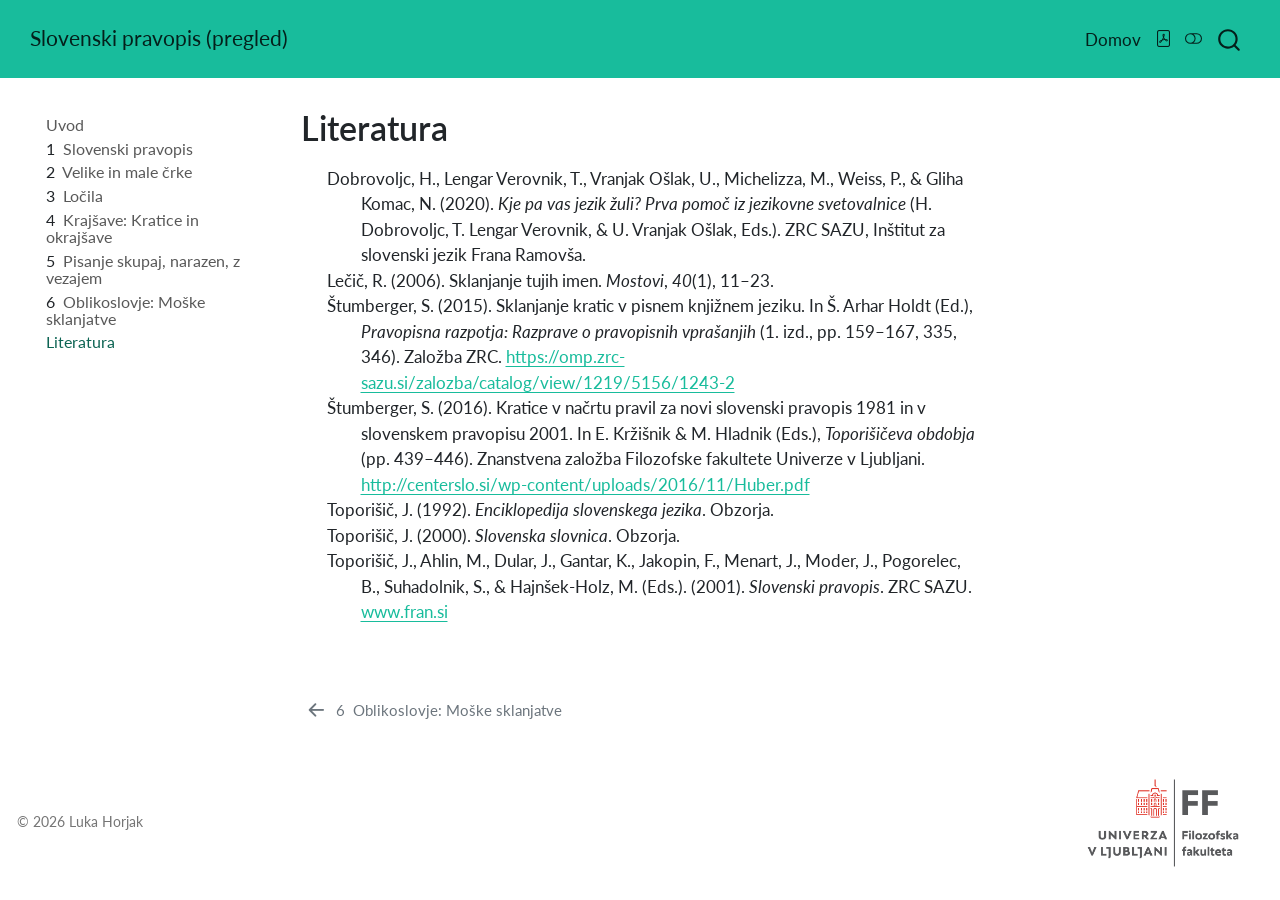
<file: references.html>
<!DOCTYPE html>
<html xmlns="http://www.w3.org/1999/xhtml" lang="sl" xml:lang="sl"><head>

<meta charset="utf-8">
<meta name="generator" content="quarto-1.9.37">

<meta name="viewport" content="width=device-width, initial-scale=1.0, user-scalable=yes">


<title>Literatura – Slovenski pravopis (pregled)</title>
<style>
/* Default styles provided by pandoc.
** See https://pandoc.org/MANUAL.html#variables-for-html for config info.
*/
code{white-space: pre-wrap;}
span.smallcaps{font-variant: small-caps;}
div.columns{display: flex; gap: min(4vw, 1.5em);}
div.column{flex: auto; overflow-x: auto;}
div.hanging-indent{margin-left: 1.5em; text-indent: -1.5em;}
ul.task-list{list-style: none;}
ul.task-list li input[type="checkbox"] {
  width: 0.8em;
  margin: 0 0.8em 0.2em -1em; /* quarto-specific, see https://github.com/quarto-dev/quarto-cli/issues/4556 */ 
  vertical-align: middle;
}
/* CSS for citations */
div.csl-bib-body { }
div.csl-entry {
  clear: both;
}
.hanging-indent div.csl-entry {
  margin-left:2em;
  text-indent:-2em;
}
div.csl-left-margin {
  min-width:2em;
  float:left;
}
div.csl-right-inline {
  margin-left:2em;
  padding-left:1em;
}
div.csl-indent {
  margin-left: 2em;
}</style>


<script src="site_libs/quarto-nav/quarto-nav.js"></script>
<script src="site_libs/quarto-nav/headroom.min.js"></script>
<script src="site_libs/clipboard/clipboard.min.js"></script>
<script src="site_libs/quarto-search/autocomplete.umd.js"></script>
<script src="site_libs/quarto-search/fuse.min.js"></script>
<script src="site_libs/quarto-search/quarto-search.js"></script>
<meta name="quarto:offset" content="./">
<link href="./_6Sklanjatve.html" rel="prev">
<script src="site_libs/quarto-html/quarto.js" type="module"></script>
<script src="site_libs/quarto-html/tabsets/tabsets.js" type="module"></script>
<script src="site_libs/quarto-html/popper.min.js"></script>
<script src="site_libs/quarto-html/tippy.umd.min.js"></script>
<script src="site_libs/quarto-html/anchor.min.js"></script>
<link href="site_libs/quarto-html/tippy.css" rel="stylesheet">
<link href="site_libs/quarto-html/quarto-syntax-highlighting-7f8f88aac4f3542376d5c11b86a4c14d.css" rel="stylesheet" class="quarto-color-scheme" id="quarto-text-highlighting-styles">
<link href="site_libs/quarto-html/quarto-syntax-highlighting-dark-d0ae9245876894da5ac7e18953ecc5cc.css" rel="stylesheet" class="quarto-color-scheme quarto-color-alternate" id="quarto-text-highlighting-styles">
<link href="site_libs/quarto-html/quarto-syntax-highlighting-7f8f88aac4f3542376d5c11b86a4c14d.css" rel="stylesheet" class="quarto-color-scheme-extra" id="quarto-text-highlighting-styles">
<script src="site_libs/bootstrap/bootstrap.min.js"></script>
<link href="site_libs/bootstrap/bootstrap-icons.css" rel="stylesheet">
<link href="site_libs/bootstrap/bootstrap-34a0e9f81c705c5f6744f10ed2066b87.min.css" rel="stylesheet" append-hash="true" class="quarto-color-scheme" id="quarto-bootstrap" data-mode="light">
<link href="site_libs/bootstrap/bootstrap-dark-d12fa299449e4def4713b2e7ab07e7f0.min.css" rel="stylesheet" append-hash="true" class="quarto-color-scheme quarto-color-alternate" id="quarto-bootstrap" data-mode="dark">
<link href="site_libs/bootstrap/bootstrap-34a0e9f81c705c5f6744f10ed2066b87.min.css" rel="stylesheet" append-hash="true" class="quarto-color-scheme-extra" id="quarto-bootstrap" data-mode="light">
<script id="quarto-search-options" type="application/json">{
  "location": "navbar",
  "copy-button": false,
  "collapse-after": 3,
  "panel-placement": "end",
  "type": "overlay",
  "limit": 50,
  "keyboard-shortcut": [
    "f",
    "/",
    "s"
  ],
  "show-item-context": false,
  "language": {
    "search-no-results-text": "Ni rezultatov",
    "search-matching-documents-text": "ujemajoči se dokumenti",
    "search-copy-link-title": "Kopiraj povezavo do iskanja",
    "search-hide-matches-text": "Skrij dodatne zadetke",
    "search-more-match-text": "več zadetkov v tem dokumentu",
    "search-more-matches-text": "več zadetkov v tem dokumentu",
    "search-clear-button-title": "Počisti",
    "search-text-placeholder": "",
    "search-detached-cancel-button-title": "Prekliči",
    "search-submit-button-title": "Pošlji",
    "search-label": "Iskanje"
  }
}</script>
<link href="https://fonts.googleapis.com/css2?family=Shantell+Sans:wght@400;500;600&amp;display=swap" rel="stylesheet">


<link rel="stylesheet" href="neat-annotations.css">
</head>

<body class="nav-sidebar floating nav-fixed quarto-light"><script id="quarto-html-before-body" type="application/javascript">
    const toggleBodyColorMode = (bsSheetEl) => {
      const mode = bsSheetEl.getAttribute("data-mode");
      const bodyEl = window.document.querySelector("body");
      if (mode === "dark") {
        bodyEl.classList.add("quarto-dark");
        bodyEl.classList.remove("quarto-light");
      } else {
        bodyEl.classList.add("quarto-light");
        bodyEl.classList.remove("quarto-dark");
      }
    }
    const toggleBodyColorPrimary = () => {
      const bsSheetEl = window.document.querySelector("link#quarto-bootstrap:not([rel=disabled-stylesheet])");
      if (bsSheetEl) {
        toggleBodyColorMode(bsSheetEl);
      }
    }
    const setColorSchemeToggle = (alternate) => {
      const toggles = window.document.querySelectorAll('.quarto-color-scheme-toggle');
      for (let i=0; i < toggles.length; i++) {
        const toggle = toggles[i];
        if (toggle) {
          if (alternate) {
            toggle.classList.add("alternate");
          } else {
            toggle.classList.remove("alternate");
          }
        }
      }
    };
    const toggleColorMode = (alternate) => {
      // Switch the stylesheets
      const primaryStylesheets = window.document.querySelectorAll('link.quarto-color-scheme:not(.quarto-color-alternate)');
      const alternateStylesheets = window.document.querySelectorAll('link.quarto-color-scheme.quarto-color-alternate');
      manageTransitions('#quarto-margin-sidebar .nav-link', false);
      if (alternate) {
        // note: dark is layered on light, we don't disable primary!
        enableStylesheet(alternateStylesheets);
        for (const sheetNode of alternateStylesheets) {
          if (sheetNode.id === "quarto-bootstrap") {
            toggleBodyColorMode(sheetNode);
          }
        }
      } else {
        disableStylesheet(alternateStylesheets);
        enableStylesheet(primaryStylesheets)
        toggleBodyColorPrimary();
      }
      manageTransitions('#quarto-margin-sidebar .nav-link', true);
      // Switch the toggles
      setColorSchemeToggle(alternate)
      // Hack to workaround the fact that safari doesn't
      // properly recolor the scrollbar when toggling (#1455)
      if (navigator.userAgent.indexOf('Safari') > 0 && navigator.userAgent.indexOf('Chrome') == -1) {
        manageTransitions("body", false);
        window.scrollTo(0, 1);
        setTimeout(() => {
          window.scrollTo(0, 0);
          manageTransitions("body", true);
        }, 40);
      }
    }
    const disableStylesheet = (stylesheets) => {
      for (let i=0; i < stylesheets.length; i++) {
        const stylesheet = stylesheets[i];
        stylesheet.rel = 'disabled-stylesheet';
      }
    }
    const enableStylesheet = (stylesheets) => {
      for (let i=0; i < stylesheets.length; i++) {
        const stylesheet = stylesheets[i];
        if(stylesheet.rel !== 'stylesheet') { // for Chrome, which will still FOUC without this check
          stylesheet.rel = 'stylesheet';
        }
      }
    }
    const manageTransitions = (selector, allowTransitions) => {
      const els = window.document.querySelectorAll(selector);
      for (let i=0; i < els.length; i++) {
        const el = els[i];
        if (allowTransitions) {
          el.classList.remove('notransition');
        } else {
          el.classList.add('notransition');
        }
      }
    }
    const isFileUrl = () => {
      return window.location.protocol === 'file:';
    }
    const hasAlternateSentinel = () => {
      let styleSentinel = getColorSchemeSentinel();
      if (styleSentinel !== null) {
        return styleSentinel === "alternate";
      } else {
        return false;
      }
    }
    const setStyleSentinel = (alternate) => {
      const value = alternate ? "alternate" : "default";
      if (!isFileUrl()) {
        window.localStorage.setItem("quarto-color-scheme", value);
      } else {
        localAlternateSentinel = value;
      }
    }
    const getColorSchemeSentinel = () => {
      if (!isFileUrl()) {
        const storageValue = window.localStorage.getItem("quarto-color-scheme");
        return storageValue != null ? storageValue : localAlternateSentinel;
      } else {
        return localAlternateSentinel;
      }
    }
    const toggleGiscusIfUsed = (isAlternate, darkModeDefault) => {
      const baseTheme = document.querySelector('#giscus-base-theme')?.value ?? 'light';
      const alternateTheme = document.querySelector('#giscus-alt-theme')?.value ?? 'dark';
      let newTheme = '';
      if(authorPrefersDark) {
        newTheme = isAlternate ? baseTheme : alternateTheme;
      } else {
        newTheme = isAlternate ? alternateTheme : baseTheme;
      }
      const changeGiscusTheme = () => {
        // From: https://github.com/giscus/giscus/issues/336
        const sendMessage = (message) => {
          const iframe = document.querySelector('iframe.giscus-frame');
          if (!iframe) return;
          iframe.contentWindow.postMessage({ giscus: message }, 'https://giscus.app');
        }
        sendMessage({
          setConfig: {
            theme: newTheme
          }
        });
      }
      const isGiscussLoaded = window.document.querySelector('iframe.giscus-frame') !== null;
      if (isGiscussLoaded) {
        changeGiscusTheme();
      }
    };
    const authorPrefersDark = false;
    const darkModeDefault = authorPrefersDark;
      document.querySelector('link#quarto-text-highlighting-styles.quarto-color-scheme-extra').rel = 'disabled-stylesheet';
      document.querySelector('link#quarto-bootstrap.quarto-color-scheme-extra').rel = 'disabled-stylesheet';
    let localAlternateSentinel = darkModeDefault ? 'alternate' : 'default';
    // Dark / light mode switch
    window.quartoToggleColorScheme = () => {
      // Read the current dark / light value
      let toAlternate = !hasAlternateSentinel();
      toggleColorMode(toAlternate);
      setStyleSentinel(toAlternate);
      toggleGiscusIfUsed(toAlternate, darkModeDefault);
      window.dispatchEvent(new Event('resize'));
    };
    // Switch to dark mode if need be
    if (hasAlternateSentinel()) {
      toggleColorMode(true);
    } else {
      toggleColorMode(false);
    }
  </script>

<div id="quarto-search-results"></div>
  <header id="quarto-header" class="headroom fixed-top">
    <nav class="navbar navbar-expand-lg " data-bs-theme="dark">
      <div class="navbar-container container-fluid">
      <div class="navbar-brand-container mx-auto">
    <a class="navbar-brand" href="./index.html">
    <span class="navbar-title">Slovenski pravopis (pregled)</span>
    </a>
  </div>
            <div id="quarto-search" class="" title="Iskanje"></div>
          <button class="navbar-toggler" type="button" data-bs-toggle="collapse" data-bs-target="#navbarCollapse" aria-controls="navbarCollapse" role="menu" aria-expanded="false" aria-label="Preklopi navigacijo" onclick="if (window.quartoToggleHeadroom) { window.quartoToggleHeadroom(); }">
  <span class="navbar-toggler-icon"></span>
</button>
          <div class="collapse navbar-collapse" id="navbarCollapse">
            <ul class="navbar-nav navbar-nav-scroll ms-auto">
  <li class="nav-item">
    <a class="nav-link active" href="./index.html" aria-current="page"> 
<span class="menu-text">Domov</span></a>
  </li>  
</ul>
          </div> <!-- /navcollapse -->
            <div class="quarto-navbar-tools">
    <a href="./slovenski-pravopis.pdf" title="Prenesi PDF" class="quarto-navigation-tool px-1" aria-label="Prenesi PDF"><i class="bi bi-file-pdf"></i></a>
  <a href="" class="quarto-color-scheme-toggle quarto-navigation-tool  px-1" onclick="window.quartoToggleColorScheme(); return false;" title="Preklopi temni način"><i class="bi"></i></a>
</div>
      </div> <!-- /container-fluid -->
    </nav>
  <nav class="quarto-secondary-nav">
    <div class="container-fluid d-flex">
      <button type="button" class="quarto-btn-toggle btn" data-bs-toggle="collapse" role="button" data-bs-target=".quarto-sidebar-collapse-item" aria-controls="quarto-sidebar" aria-expanded="false" aria-label="Preklopi navigacijo v stranski vrstici" onclick="if (window.quartoToggleHeadroom) { window.quartoToggleHeadroom(); }">
        <i class="bi bi-layout-text-sidebar-reverse"></i>
      </button>
        <nav class="quarto-page-breadcrumbs" aria-label="breadcrumb"><ol class="breadcrumb"><li class="breadcrumb-item"><a href="./references.html">Literatura</a></li></ol></nav>
        <a class="flex-grow-1" role="navigation" data-bs-toggle="collapse" data-bs-target=".quarto-sidebar-collapse-item" aria-controls="quarto-sidebar" aria-expanded="false" aria-label="Preklopi navigacijo v stranski vrstici" onclick="if (window.quartoToggleHeadroom) { window.quartoToggleHeadroom(); }">      
        </a>
    </div>
  </nav>
</header>
<!-- content -->
<div id="quarto-content" class="quarto-container page-columns page-rows-contents page-layout-article page-navbar">
<!-- sidebar -->
  <nav id="quarto-sidebar" class="sidebar collapse collapse-horizontal quarto-sidebar-collapse-item sidebar-navigation floating overflow-auto">
    <div class="sidebar-menu-container"> 
    <ul class="list-unstyled mt-1">
        <li class="sidebar-item">
  <div class="sidebar-item-container"> 
  <a href="./index.html" class="sidebar-item-text sidebar-link">
 <span class="menu-text">Uvod</span></a>
  </div>
</li>
        <li class="sidebar-item">
  <div class="sidebar-item-container"> 
  <a href="./_1Pravopis1.html" class="sidebar-item-text sidebar-link">
 <span class="menu-text"><span class="chapter-number">1</span>&nbsp; <span class="chapter-title">Slovenski pravopis</span></span></a>
  </div>
</li>
        <li class="sidebar-item">
  <div class="sidebar-item-container"> 
  <a href="./_2Začetnica.html" class="sidebar-item-text sidebar-link">
 <span class="menu-text"><span class="chapter-number">2</span>&nbsp; <span class="chapter-title">Velike in male črke</span></span></a>
  </div>
</li>
        <li class="sidebar-item">
  <div class="sidebar-item-container"> 
  <a href="./_3Ločila.html" class="sidebar-item-text sidebar-link">
 <span class="menu-text"><span class="chapter-number">3</span>&nbsp; <span class="chapter-title">Ločila</span></span></a>
  </div>
</li>
        <li class="sidebar-item">
  <div class="sidebar-item-container"> 
  <a href="./_4Kratice.html" class="sidebar-item-text sidebar-link">
 <span class="menu-text"><span class="chapter-number">4</span>&nbsp; <span class="chapter-title">Krajšave: Kratice in okrajšave</span></span></a>
  </div>
</li>
        <li class="sidebar-item">
  <div class="sidebar-item-container"> 
  <a href="./_5Pisanje.html" class="sidebar-item-text sidebar-link">
 <span class="menu-text"><span class="chapter-number">5</span>&nbsp; <span class="chapter-title">Pisanje skupaj, narazen, z vezajem</span></span></a>
  </div>
</li>
        <li class="sidebar-item">
  <div class="sidebar-item-container"> 
  <a href="./_6Sklanjatve.html" class="sidebar-item-text sidebar-link">
 <span class="menu-text"><span class="chapter-number">6</span>&nbsp; <span class="chapter-title">Oblikoslovje: Moške sklanjatve</span></span></a>
  </div>
</li>
        <li class="sidebar-item">
  <div class="sidebar-item-container"> 
  <a href="./references.html" class="sidebar-item-text sidebar-link active">
 <span class="menu-text">Literatura</span></a>
  </div>
</li>
    </ul>
    </div>
</nav>
<div id="quarto-sidebar-glass" class="quarto-sidebar-collapse-item" data-bs-toggle="collapse" data-bs-target=".quarto-sidebar-collapse-item"></div>
<!-- margin-sidebar -->
    <div id="quarto-margin-sidebar" class="sidebar margin-sidebar zindex-bottom">
        
    </div>
<!-- main -->
<main class="content" id="quarto-document-content">


<header id="title-block-header" class="quarto-title-block default">
<div class="quarto-title">
<h1 class="title">Literatura</h1>
</div>



<div class="quarto-title-meta">

    
  
    
  </div>
  


</header>


<div id="refs" class="references csl-bib-body hanging-indent" data-entry-spacing="0" data-line-spacing="2" role="list">
<div id="ref-dobrovoljc_kje_2020" class="csl-entry" role="listitem">
Dobrovoljc, H., Lengar Verovnik, T., Vranjak Ošlak, U., Michelizza, M.,
Weiss, P., &amp; Gliha Komac, N. (2020). <em>Kje pa vas jezik žuli? Prva
pomoč iz jezikovne svetovalnice</em> (H. Dobrovoljc, T. Lengar Verovnik,
&amp; U. Vranjak Ošlak, Eds.). <span>ZRC</span> <span>SAZU</span>,
Inštitut za slovenski jezik Frana Ramovša.
</div>
<div id="ref-lecic_sklanjanje_2006" class="csl-entry" role="listitem">
Lečič, R. (2006). Sklanjanje tujih imen. <em>Mostovi</em>,
<em>40</em>(1), 11–23.
</div>
<div id="ref-stumberger_sklanjanje_2015" class="csl-entry" role="listitem">
Štumberger, S. (2015). Sklanjanje kratic v pisnem knjižnem jeziku. In Š.
Arhar Holdt (Ed.), <em>Pravopisna razpotja: Razprave o pravopisnih
vprašanjih</em> (1. izd., pp. 159–167, 335, 346). Založba
<span>ZRC</span>. <a href="https://omp.zrc-sazu.si/zalozba/catalog/view/1219/5156/1243-2">https://omp.zrc-sazu.si/zalozba/catalog/view/1219/5156/1243-2</a>
</div>
<div id="ref-stumberger_kratice_2016" class="csl-entry" role="listitem">
Štumberger, S. (2016). Kratice v načrtu pravil za novi slovenski
pravopis 1981 in v slovenskem pravopisu 2001. In E. Kržišnik &amp; M.
Hladnik (Eds.), <em>Toporišičeva obdobja</em> (pp. 439–446). Znanstvena
založba Filozofske fakultete Univerze v Ljubljani. <a href="http://centerslo.si/wp-content/uploads/2016/11/Huber.pdf">http://centerslo.si/wp-content/uploads/2016/11/Huber.pdf</a>
</div>
<div id="ref-toporisic_enciklopedija_1992" class="csl-entry" role="listitem">
Toporišič, J. (1992). <em>Enciklopedija slovenskega jezika</em>.
Obzorja.
</div>
<div id="ref-toporisic_slovenska_2000" class="csl-entry" role="listitem">
Toporišič, J. (2000). <em>Slovenska slovnica</em>. Obzorja.
</div>
<div id="ref-toporisic_slovenski_2001" class="csl-entry" role="listitem">
Toporišič, J., Ahlin, M., Dular, J., Gantar, K., Jakopin, F., Menart,
J., Moder, J., Pogorelec, B., Suhadolnik, S., &amp; Hajnšek-Holz, M.
(Eds.). (2001). <em>Slovenski pravopis</em>. <span>ZRC</span>
<span>SAZU</span>. <a href="https://www.fran.si">www.fran.si</a>
</div>
</div>



</main> <!-- /main -->
<script id="quarto-html-after-body" type="application/javascript">
  window.document.addEventListener("DOMContentLoaded", function (event) {
    // Ensure there is a toggle, if there isn't float one in the top right
    if (window.document.querySelector('.quarto-color-scheme-toggle') === null) {
      const a = window.document.createElement('a');
      a.classList.add('top-right');
      a.classList.add('quarto-color-scheme-toggle');
      a.href = "";
      a.onclick = function() { try { window.quartoToggleColorScheme(); } catch {} return false; };
      const i = window.document.createElement("i");
      i.classList.add('bi');
      a.appendChild(i);
      window.document.body.appendChild(a);
    }
    setColorSchemeToggle(hasAlternateSentinel())
    const icon = "";
    const anchorJS = new window.AnchorJS();
    anchorJS.options = {
      placement: 'right',
      icon: icon
    };
    anchorJS.add('.anchored');
    const isCodeAnnotation = (el) => {
      for (const clz of el.classList) {
        if (clz.startsWith('code-annotation-')) {                     
          return true;
        }
      }
      return false;
    }
    const onCopySuccess = function(e) {
      // button target
      const button = e.trigger;
      // don't keep focus
      button.blur();
      // flash "checked"
      button.classList.add('code-copy-button-checked');
      var currentTitle = button.getAttribute("title");
      button.setAttribute("title", "Kopirano!");
      let tooltip;
      if (window.bootstrap) {
        button.setAttribute("data-bs-toggle", "tooltip");
        button.setAttribute("data-bs-placement", "left");
        button.setAttribute("data-bs-title", "Kopirano!");
        tooltip = new bootstrap.Tooltip(button, 
          { trigger: "manual", 
            customClass: "code-copy-button-tooltip",
            offset: [0, -8]});
        tooltip.show();    
      }
      setTimeout(function() {
        if (tooltip) {
          tooltip.hide();
          button.removeAttribute("data-bs-title");
          button.removeAttribute("data-bs-toggle");
          button.removeAttribute("data-bs-placement");
        }
        button.setAttribute("title", currentTitle);
        button.classList.remove('code-copy-button-checked');
      }, 1000);
      // clear code selection
      e.clearSelection();
    }
    const getTextToCopy = function(trigger) {
      const outerScaffold = trigger.parentElement.cloneNode(true);
      const codeEl = outerScaffold.querySelector('code');
      for (const childEl of codeEl.children) {
        if (isCodeAnnotation(childEl)) {
          childEl.remove();
        }
      }
      return codeEl.innerText;
    }
    const clipboard = new window.ClipboardJS('.code-copy-button:not([data-in-quarto-modal])', {
      text: getTextToCopy
    });
    clipboard.on('success', onCopySuccess);
    if (window.document.getElementById('quarto-embedded-source-code-modal')) {
      const clipboardModal = new window.ClipboardJS('.code-copy-button[data-in-quarto-modal]', {
        text: getTextToCopy,
        container: window.document.getElementById('quarto-embedded-source-code-modal')
      });
      clipboardModal.on('success', onCopySuccess);
    }
      var localhostRegex = new RegExp(/^(?:http|https):\/\/localhost\:?[0-9]*\//);
      var mailtoRegex = new RegExp(/^mailto:/);
        var filterRegex = new RegExp('/' + window.location.host + '/');
      var isInternal = (href) => {
          return filterRegex.test(href) || localhostRegex.test(href) || mailtoRegex.test(href);
      }
      // Inspect non-navigation links and adorn them if external
     var links = window.document.querySelectorAll('a[href]:not(.nav-link):not(.navbar-brand):not(.toc-action):not(.sidebar-link):not(.sidebar-item-toggle):not(.pagination-link):not(.no-external):not([aria-hidden]):not(.dropdown-item):not(.quarto-navigation-tool):not(.about-link)');
      for (var i=0; i<links.length; i++) {
        const link = links[i];
        if (!isInternal(link.href)) {
          // undo the damage that might have been done by quarto-nav.js in the case of
          // links that we want to consider external
          if (link.dataset.originalHref !== undefined) {
            link.href = link.dataset.originalHref;
          }
        }
      }
    function tippyHover(el, contentFn, onTriggerFn, onUntriggerFn) {
      const config = {
        allowHTML: true,
        maxWidth: 500,
        delay: 100,
        arrow: false,
        appendTo: function(el) {
            return el.parentElement;
        },
        interactive: true,
        interactiveBorder: 10,
        theme: 'quarto',
        placement: 'bottom-start',
      };
      if (contentFn) {
        config.content = contentFn;
      }
      if (onTriggerFn) {
        config.onTrigger = onTriggerFn;
      }
      if (onUntriggerFn) {
        config.onUntrigger = onUntriggerFn;
      }
      window.tippy(el, config); 
    }
    const noterefs = window.document.querySelectorAll('a[role="doc-noteref"]');
    for (var i=0; i<noterefs.length; i++) {
      const ref = noterefs[i];
      tippyHover(ref, function() {
        // use id or data attribute instead here
        let href = ref.getAttribute('data-footnote-href') || ref.getAttribute('href');
        try { href = new URL(href).hash; } catch {}
        const id = href.replace(/^#\/?/, "");
        const note = window.document.getElementById(id);
        if (note) {
          return note.innerHTML;
        } else {
          return "";
        }
      });
    }
    const xrefs = window.document.querySelectorAll('a.quarto-xref');
    const processXRef = (id, note) => {
      // Strip column container classes
      const stripColumnClz = (el) => {
        el.classList.remove("page-full", "page-columns");
        if (el.children) {
          for (const child of el.children) {
            stripColumnClz(child);
          }
        }
      }
      stripColumnClz(note)
      if (id === null || id.startsWith('sec-')) {
        // Special case sections, only their first couple elements
        const container = document.createElement("div");
        if (note.children && note.children.length > 2) {
          container.appendChild(note.children[0].cloneNode(true));
          for (let i = 1; i < note.children.length; i++) {
            const child = note.children[i];
            if (child.tagName === "P" && child.innerText === "") {
              continue;
            } else {
              container.appendChild(child.cloneNode(true));
              break;
            }
          }
          if (window.Quarto?.typesetMath) {
            window.Quarto.typesetMath(container);
          }
          return container.innerHTML
        } else {
          if (window.Quarto?.typesetMath) {
            window.Quarto.typesetMath(note);
          }
          return note.innerHTML;
        }
      } else {
        // Remove any anchor links if they are present
        const anchorLink = note.querySelector('a.anchorjs-link');
        if (anchorLink) {
          anchorLink.remove();
        }
        if (window.Quarto?.typesetMath) {
          window.Quarto.typesetMath(note);
        }
        if (note.classList.contains("callout")) {
          return note.outerHTML;
        } else {
          return note.innerHTML;
        }
      }
    }
    for (var i=0; i<xrefs.length; i++) {
      const xref = xrefs[i];
      tippyHover(xref, undefined, function(instance) {
        instance.disable();
        let url = xref.getAttribute('href');
        let hash = undefined; 
        if (url.startsWith('#')) {
          hash = url;
        } else {
          try { hash = new URL(url).hash; } catch {}
        }
        if (hash) {
          const id = hash.replace(/^#\/?/, "");
          const note = window.document.getElementById(id);
          if (note !== null) {
            try {
              const html = processXRef(id, note.cloneNode(true));
              instance.setContent(html);
            } finally {
              instance.enable();
              instance.show();
            }
          } else {
            // See if we can fetch this
            fetch(url.split('#')[0])
            .then(res => res.text())
            .then(html => {
              const parser = new DOMParser();
              const htmlDoc = parser.parseFromString(html, "text/html");
              const note = htmlDoc.getElementById(id);
              if (note !== null) {
                const html = processXRef(id, note);
                instance.setContent(html);
              } 
            }).finally(() => {
              instance.enable();
              instance.show();
            });
          }
        } else {
          // See if we can fetch a full url (with no hash to target)
          // This is a special case and we should probably do some content thinning / targeting
          fetch(url)
          .then(res => res.text())
          .then(html => {
            const parser = new DOMParser();
            const htmlDoc = parser.parseFromString(html, "text/html");
            const note = htmlDoc.querySelector('main.content');
            if (note !== null) {
              // This should only happen for chapter cross references
              // (since there is no id in the URL)
              // remove the first header
              if (note.children.length > 0 && note.children[0].tagName === "HEADER") {
                note.children[0].remove();
              }
              const html = processXRef(null, note);
              instance.setContent(html);
            } 
          }).finally(() => {
            instance.enable();
            instance.show();
          });
        }
      }, function(instance) {
      });
    }
        let selectedAnnoteEl;
        const selectorForAnnotation = ( cell, annotation) => {
          let cellAttr = 'data-code-cell="' + cell + '"';
          let lineAttr = 'data-code-annotation="' +  annotation + '"';
          const selector = 'span[' + cellAttr + '][' + lineAttr + ']';
          return selector;
        }
        const selectCodeLines = (annoteEl) => {
          const doc = window.document;
          const targetCell = annoteEl.getAttribute("data-target-cell");
          const targetAnnotation = annoteEl.getAttribute("data-target-annotation");
          const annoteSpan = window.document.querySelector(selectorForAnnotation(targetCell, targetAnnotation));
          const lines = annoteSpan.getAttribute("data-code-lines").split(",");
          const lineIds = lines.map((line) => {
            return targetCell + "-" + line;
          })
          let top = null;
          let height = null;
          let parent = null;
          if (lineIds.length > 0) {
              //compute the position of the single el (top and bottom and make a div)
              const el = window.document.getElementById(lineIds[0]);
              top = el.offsetTop;
              height = el.offsetHeight;
              parent = el.parentElement.parentElement;
            if (lineIds.length > 1) {
              const lastEl = window.document.getElementById(lineIds[lineIds.length - 1]);
              const bottom = lastEl.offsetTop + lastEl.offsetHeight;
              height = bottom - top;
            }
            if (top !== null && height !== null && parent !== null) {
              // cook up a div (if necessary) and position it 
              let div = window.document.getElementById("code-annotation-line-highlight");
              if (div === null) {
                div = window.document.createElement("div");
                div.setAttribute("id", "code-annotation-line-highlight");
                div.style.position = 'absolute';
                parent.appendChild(div);
              }
              div.style.top = top - 2 + "px";
              div.style.height = height + 4 + "px";
              div.style.left = 0;
              let gutterDiv = window.document.getElementById("code-annotation-line-highlight-gutter");
              if (gutterDiv === null) {
                gutterDiv = window.document.createElement("div");
                gutterDiv.setAttribute("id", "code-annotation-line-highlight-gutter");
                gutterDiv.style.position = 'absolute';
                const codeCell = window.document.getElementById(targetCell);
                const gutter = codeCell.querySelector('.code-annotation-gutter');
                gutter.appendChild(gutterDiv);
              }
              gutterDiv.style.top = top - 2 + "px";
              gutterDiv.style.height = height + 4 + "px";
            }
            selectedAnnoteEl = annoteEl;
          }
        };
        const unselectCodeLines = () => {
          const elementsIds = ["code-annotation-line-highlight", "code-annotation-line-highlight-gutter"];
          elementsIds.forEach((elId) => {
            const div = window.document.getElementById(elId);
            if (div) {
              div.remove();
            }
          });
          selectedAnnoteEl = undefined;
        };
          // Handle positioning of the toggle
      window.addEventListener(
        "resize",
        throttle(() => {
          elRect = undefined;
          if (selectedAnnoteEl) {
            selectCodeLines(selectedAnnoteEl);
          }
        }, 10)
      );
      function throttle(fn, ms) {
      let throttle = false;
      let timer;
        return (...args) => {
          if(!throttle) { // first call gets through
              fn.apply(this, args);
              throttle = true;
          } else { // all the others get throttled
              if(timer) clearTimeout(timer); // cancel #2
              timer = setTimeout(() => {
                fn.apply(this, args);
                timer = throttle = false;
              }, ms);
          }
        };
      }
        // Attach click handler to the DT
        const annoteDls = window.document.querySelectorAll('dt[data-target-cell]');
        for (const annoteDlNode of annoteDls) {
          annoteDlNode.addEventListener('click', (event) => {
            const clickedEl = event.target;
            if (clickedEl !== selectedAnnoteEl) {
              unselectCodeLines();
              const activeEl = window.document.querySelector('dt[data-target-cell].code-annotation-active');
              if (activeEl) {
                activeEl.classList.remove('code-annotation-active');
              }
              selectCodeLines(clickedEl);
              clickedEl.classList.add('code-annotation-active');
            } else {
              // Unselect the line
              unselectCodeLines();
              clickedEl.classList.remove('code-annotation-active');
            }
          });
        }
    const findCites = (el) => {
      const parentEl = el.parentElement;
      if (parentEl) {
        const cites = parentEl.dataset.cites;
        if (cites) {
          return {
            el,
            cites: cites.split(' ')
          };
        } else {
          return findCites(el.parentElement)
        }
      } else {
        return undefined;
      }
    };
    var bibliorefs = window.document.querySelectorAll('a[role="doc-biblioref"]');
    for (var i=0; i<bibliorefs.length; i++) {
      const ref = bibliorefs[i];
      const citeInfo = findCites(ref);
      if (citeInfo) {
        tippyHover(citeInfo.el, function() {
          var popup = window.document.createElement('div');
          citeInfo.cites.forEach(function(cite) {
            var citeDiv = window.document.createElement('div');
            citeDiv.classList.add('hanging-indent');
            citeDiv.classList.add('csl-entry');
            var biblioDiv = window.document.getElementById('ref-' + cite);
            if (biblioDiv) {
              citeDiv.innerHTML = biblioDiv.innerHTML;
            }
            popup.appendChild(citeDiv);
          });
          return popup.innerHTML;
        });
      }
    }
  });
  </script>
<nav class="page-navigation">
  <div class="nav-page nav-page-previous">
      <a href="./_6Sklanjatve.html" class="pagination-link" aria-label="Oblikoslovje: Moške sklanjatve">
        <i class="bi bi-arrow-left-short"></i> <span class="nav-page-text"><span class="chapter-number">6</span>&nbsp; <span class="chapter-title">Oblikoslovje: Moške sklanjatve</span></span>
      </a>          
  </div>
  <div class="nav-page nav-page-next">
  </div>
</nav>
</div> <!-- /content -->
<footer class="footer">
  <div class="nav-footer">
    <div class="nav-footer-left">
<p>© 2026 Luka Horjak</p>
</div>   
    <div class="nav-footer-center">
      &nbsp;
    </div>
    <div class="nav-footer-right">
<p><img src="images/ul_ff-logover-rgb_barv.png" class="img-fluid" width="200"></p>
</div>
  </div>
</footer>




</body></html>
</file>
<file: site_libs/quarto-html/tippy.css>
.tippy-box[data-animation=fade][data-state=hidden]{opacity:0}[data-tippy-root]{max-width:calc(100vw - 10px)}.tippy-box{position:relative;background-color:#333;color:#fff;border-radius:4px;font-size:14px;line-height:1.4;white-space:normal;outline:0;transition-property:transform,visibility,opacity}.tippy-box[data-placement^=top]>.tippy-arrow{bottom:0}.tippy-box[data-placement^=top]>.tippy-arrow:before{bottom:-7px;left:0;border-width:8px 8px 0;border-top-color:initial;transform-origin:center top}.tippy-box[data-placement^=bottom]>.tippy-arrow{top:0}.tippy-box[data-placement^=bottom]>.tippy-arrow:before{top:-7px;left:0;border-width:0 8px 8px;border-bottom-color:initial;transform-origin:center bottom}.tippy-box[data-placement^=left]>.tippy-arrow{right:0}.tippy-box[data-placement^=left]>.tippy-arrow:before{border-width:8px 0 8px 8px;border-left-color:initial;right:-7px;transform-origin:center left}.tippy-box[data-placement^=right]>.tippy-arrow{left:0}.tippy-box[data-placement^=right]>.tippy-arrow:before{left:-7px;border-width:8px 8px 8px 0;border-right-color:initial;transform-origin:center right}.tippy-box[data-inertia][data-state=visible]{transition-timing-function:cubic-bezier(.54,1.5,.38,1.11)}.tippy-arrow{width:16px;height:16px;color:#333}.tippy-arrow:before{content:"";position:absolute;border-color:transparent;border-style:solid}.tippy-content{position:relative;padding:5px 9px;z-index:1}
</file>
<file: site_libs/quarto-html/quarto-syntax-highlighting-7f8f88aac4f3542376d5c11b86a4c14d.css>
/* quarto syntax highlight colors */
:root {
  --quarto-hl-ot-color: #003B4F;
  --quarto-hl-at-color: #657422;
  --quarto-hl-ss-color: #20794D;
  --quarto-hl-an-color: #5E5E5E;
  --quarto-hl-fu-color: #4758AB;
  --quarto-hl-st-color: #20794D;
  --quarto-hl-cf-color: #003B4F;
  --quarto-hl-op-color: #5E5E5E;
  --quarto-hl-er-color: #AD0000;
  --quarto-hl-bn-color: #AD0000;
  --quarto-hl-al-color: #AD0000;
  --quarto-hl-va-color: #111111;
  --quarto-hl-bu-color: inherit;
  --quarto-hl-ex-color: inherit;
  --quarto-hl-pp-color: #AD0000;
  --quarto-hl-in-color: #5E5E5E;
  --quarto-hl-vs-color: #20794D;
  --quarto-hl-wa-color: #5E5E5E;
  --quarto-hl-do-color: #5E5E5E;
  --quarto-hl-im-color: #00769E;
  --quarto-hl-ch-color: #20794D;
  --quarto-hl-dt-color: #AD0000;
  --quarto-hl-fl-color: #AD0000;
  --quarto-hl-co-color: #5E5E5E;
  --quarto-hl-cv-color: #5E5E5E;
  --quarto-hl-cn-color: #8f5902;
  --quarto-hl-sc-color: #5E5E5E;
  --quarto-hl-dv-color: #AD0000;
  --quarto-hl-kw-color: #003B4F;
}

/* other quarto variables */
:root {
  --quarto-font-monospace: SFMono-Regular, Menlo, Monaco, Consolas, "Liberation Mono", "Courier New", monospace;
}

/* syntax highlight based on Pandoc's rules */
pre > code.sourceCode > span {
  color: #003B4F;
}

code.sourceCode > span {
  color: #003B4F;
}

div.sourceCode,
div.sourceCode pre.sourceCode {
  color: #003B4F;
}

/* Normal */
code span {
  color: #003B4F;
}

/* Alert */
code span.al {
  color: #AD0000;
  font-style: inherit;
}

/* Annotation */
code span.an {
  color: #5E5E5E;
  font-style: inherit;
}

/* Attribute */
code span.at {
  color: #657422;
  font-style: inherit;
}

/* BaseN */
code span.bn {
  color: #AD0000;
  font-style: inherit;
}

/* BuiltIn */
code span.bu {
  font-style: inherit;
}

/* ControlFlow */
code span.cf {
  color: #003B4F;
  font-weight: bold;
  font-style: inherit;
}

/* Char */
code span.ch {
  color: #20794D;
  font-style: inherit;
}

/* Constant */
code span.cn {
  color: #8f5902;
  font-style: inherit;
}

/* Comment */
code span.co {
  color: #5E5E5E;
  font-style: inherit;
}

/* CommentVar */
code span.cv {
  color: #5E5E5E;
  font-style: italic;
}

/* Documentation */
code span.do {
  color: #5E5E5E;
  font-style: italic;
}

/* DataType */
code span.dt {
  color: #AD0000;
  font-style: inherit;
}

/* DecVal */
code span.dv {
  color: #AD0000;
  font-style: inherit;
}

/* Error */
code span.er {
  color: #AD0000;
  font-style: inherit;
}

/* Extension */
code span.ex {
  font-style: inherit;
}

/* Float */
code span.fl {
  color: #AD0000;
  font-style: inherit;
}

/* Function */
code span.fu {
  color: #4758AB;
  font-style: inherit;
}

/* Import */
code span.im {
  color: #00769E;
  font-style: inherit;
}

/* Information */
code span.in {
  color: #5E5E5E;
  font-style: inherit;
}

/* Keyword */
code span.kw {
  color: #003B4F;
  font-weight: bold;
  font-style: inherit;
}

/* Operator */
code span.op {
  color: #5E5E5E;
  font-style: inherit;
}

/* Other */
code span.ot {
  color: #003B4F;
  font-style: inherit;
}

/* Preprocessor */
code span.pp {
  color: #AD0000;
  font-style: inherit;
}

/* SpecialChar */
code span.sc {
  color: #5E5E5E;
  font-style: inherit;
}

/* SpecialString */
code span.ss {
  color: #20794D;
  font-style: inherit;
}

/* String */
code span.st {
  color: #20794D;
  font-style: inherit;
}

/* Variable */
code span.va {
  color: #111111;
  font-style: inherit;
}

/* VerbatimString */
code span.vs {
  color: #20794D;
  font-style: inherit;
}

/* Warning */
code span.wa {
  color: #5E5E5E;
  font-style: italic;
}

.prevent-inlining {
  content: "</";
}

/*# sourceMappingURL=789ad8cd35626ba772517505b42a116e.css.map */
</file>
<file: site_libs/quarto-html/quarto-syntax-highlighting-dark-d0ae9245876894da5ac7e18953ecc5cc.css>
/* quarto syntax highlight colors */
:root {
  --quarto-hl-al-color: #f07178;
  --quarto-hl-an-color: #d4d0ab;
  --quarto-hl-at-color: #00e0e0;
  --quarto-hl-bn-color: #d4d0ab;
  --quarto-hl-bu-color: #abe338;
  --quarto-hl-ch-color: #abe338;
  --quarto-hl-co-color: #f8f8f2;
  --quarto-hl-cv-color: #ffd700;
  --quarto-hl-cn-color: #ffd700;
  --quarto-hl-cf-color: #ffa07a;
  --quarto-hl-dt-color: #ffa07a;
  --quarto-hl-dv-color: #d4d0ab;
  --quarto-hl-do-color: #f8f8f2;
  --quarto-hl-er-color: #f07178;
  --quarto-hl-ex-color: #00e0e0;
  --quarto-hl-fl-color: #d4d0ab;
  --quarto-hl-fu-color: #ffa07a;
  --quarto-hl-im-color: #abe338;
  --quarto-hl-in-color: #d4d0ab;
  --quarto-hl-kw-color: #ffa07a;
  --quarto-hl-op-color: #ffa07a;
  --quarto-hl-ot-color: #00e0e0;
  --quarto-hl-pp-color: #dcc6e0;
  --quarto-hl-re-color: #00e0e0;
  --quarto-hl-sc-color: #abe338;
  --quarto-hl-ss-color: #abe338;
  --quarto-hl-st-color: #abe338;
  --quarto-hl-va-color: #00e0e0;
  --quarto-hl-vs-color: #abe338;
  --quarto-hl-wa-color: #dcc6e0;
}

/* other quarto variables */
:root {
  --quarto-font-monospace: SFMono-Regular, Menlo, Monaco, Consolas, "Liberation Mono", "Courier New", monospace;
}

/* syntax highlight based on Pandoc's rules */
pre > code.sourceCode > span {
  color: #f8f8f2;
}

code.sourceCode > span {
  color: #f8f8f2;
}

div.sourceCode,
div.sourceCode pre.sourceCode {
  color: #f8f8f2;
}

/* Normal */
code span {
  color: #f8f8f2;
}

/* Alert */
code span.al {
  color: #f07178;
}

/* Annotation */
code span.an {
  color: #d4d0ab;
}

/* Attribute */
code span.at {
  color: #00e0e0;
}

/* BaseN */
code span.bn {
  color: #d4d0ab;
}

/* BuiltIn */
code span.bu {
  color: #abe338;
}

/* ControlFlow */
code span.cf {
  font-weight: bold;
  color: #ffa07a;
}

/* Char */
code span.ch {
  color: #abe338;
}

/* Constant */
code span.cn {
  color: #ffd700;
}

/* Comment */
code span.co {
  font-style: italic;
  color: #f8f8f2;
}

/* CommentVar */
code span.cv {
  color: #ffd700;
}

/* Documentation */
code span.do {
  color: #f8f8f2;
}

/* DataType */
code span.dt {
  color: #ffa07a;
}

/* DecVal */
code span.dv {
  color: #d4d0ab;
}

/* Error */
code span.er {
  color: #f07178;
  text-decoration: underline;
}

/* Extension */
code span.ex {
  font-weight: bold;
  color: #00e0e0;
}

/* Float */
code span.fl {
  color: #d4d0ab;
}

/* Function */
code span.fu {
  color: #ffa07a;
}

/* Import */
code span.im {
  color: #abe338;
}

/* Information */
code span.in {
  color: #d4d0ab;
}

/* Keyword */
code span.kw {
  font-weight: bold;
  color: #ffa07a;
}

/* Operator */
code span.op {
  color: #ffa07a;
}

/* Other */
code span.ot {
  color: #00e0e0;
}

/* Preprocessor */
code span.pp {
  color: #dcc6e0;
}

/* RegionMarker */
code span.re {
  background-color: #f8f8f2;
  color: #00e0e0;
}

/* SpecialChar */
code span.sc {
  color: #abe338;
}

/* SpecialString */
code span.ss {
  color: #abe338;
}

/* String */
code span.st {
  color: #abe338;
}

/* Variable */
code span.va {
  color: #00e0e0;
}

/* VerbatimString */
code span.vs {
  color: #abe338;
}

/* Warning */
code span.wa {
  color: #dcc6e0;
}

.prevent-inlining {
  content: "</";
}

/*# sourceMappingURL=e2dac9153eaf3c552d5043f9565d03d7.css.map */
</file>
<file: neat-annotations.css>
/* neat-annotations — neat hand-drawn CSS annotations: arrows + handwritten labels.
   https://github.com/syabro/neat-annotations · MIT license.
   Labels look best with the Shantell Sans font (falls back to system cursive). */

.ann {
  --ann-color: light-dark(#898584, #b8b8bd);
  --ann-mark: light-dark(
    color-mix(in oklch, var(--ann-color) 10%, transparent),
    oklch(from var(--ann-color) l calc(c * 1.35) h / 24%)
  );
  --ann-font: 'Shantell Sans', cursive;
  --ann-target-gap: 5px;
  --ann-label-gap: 6px;
  --ann-lower-label-gap: -4px;
  --ann-label-max-width: 150px;
  --ann-arrow-x: 0px;
  --ann-text-x: 0px;
  --ann-arrow-y: 0px;
  --ann-text-y: 5px;
  --ann-rotate: -4deg;
  position: relative;
  display: inline-block;
  overflow: visible;
  line-height: 1.15;
  border-radius: 3px;
  background: var(--ann-mark);
  box-shadow:
    -0.3em 0 0 0 var(--ann-mark),
    0.3em 0 0 0 var(--ann-mark);
}

.ann::after {
  content: attr(data-note);
  position: absolute;
  z-index: 4;
  width: max-content;
  max-width: var(--ann-label-max-width);
  transform: rotate(var(--ann-rotate));
  font-family: var(--ann-font);
  font-size: 0.95rem;
  font-weight: 400;
  line-height: 1.05;
  color: var(--ann-color);
  opacity: .9;
  white-space: normal;
  overflow-wrap: anywhere;
  pointer-events: none;
}

.ann::before {
  content: "";
  position: absolute;
  z-index: 3;
  width: 46px;
  height: 38px;
  transform-origin: 50% 50%;
  -webkit-mask: var(--_ann-arrow-mask) center / contain no-repeat;
  mask: var(--_ann-arrow-mask) center / contain no-repeat;
  background: var(--ann-color);
  opacity: .9;
  pointer-events: none;
}

.ann:not([data-note])::before,
.ann:not([data-note])::after,
.ann[data-note=""]::before,
.ann[data-note=""]::after { display: none; }

/* Amber text needs darker contrast, but the highlight uses bright yellow (#ffb000)
   to avoid a muddy background. color-mix with transparent creates an even marker tint. */
.ann-amber {
  --ann-color: light-dark(#b8751a, #f0b45a);
  --ann-mark: light-dark(
    color-mix(in oklch, #ffb000 14%, transparent),
    color-mix(in oklch, #ffb000 22%, transparent)
  );
}
.ann-blue { --ann-color: light-dark(#3b72c4, #78a9ef); }
.ann-green { --ann-color: light-dark(#2f8f5b, #67c792); }
.ann-red { --ann-color: light-dark(#c45a38, #ee8a6e); }
.ann-purple { --ann-color: light-dark(#8657c8, #b998ef); }
.ann-rainbow {
  --ann-color: oklch(0.65 0.28 var(--ann-rainbow-hue, 350deg));
}
.ann-no-mark { --ann-mark: transparent; }

@property --ann-rainbow-hue {
  syntax: "<angle>";
  inherits: false;
  initial-value: 350deg;
}

@keyframes ann-rainbow-cycle { to { --ann-rainbow-hue: 710deg; } }
@media (prefers-reduced-motion: no-preference) {
  .ann-rainbow { animation: ann-rainbow-cycle 3s linear infinite; }
}

@media (forced-colors: active) {
  .ann::before {
    background: CanvasText;
    forced-color-adjust: none;
  }
}

.ann-n::before {
  left: calc(50% - 23px + var(--ann-arrow-x));
  top: calc(100% + var(--ann-target-gap) - 4px + var(--ann-arrow-y));
  --_ann-arrow-mask: url("data:image/svg+xml,%3Csvg width='46' height='38' viewBox='0 0 46 38' xmlns='http://www.w3.org/2000/svg'%3E%3Cpath d='M23 35 C22 26 22 15 23 4' fill='none' stroke='black' stroke-width='1.5' stroke-linecap='round'/%3E%3Cpath d='M17 10 L23 3 L29 10' fill='none' stroke='black' stroke-width='1.5' stroke-linecap='round' stroke-linejoin='round'/%3E%3C/svg%3E");
}
.ann-n::after { left: calc(50% + var(--ann-text-x)); top: calc(100% + var(--ann-target-gap) + 31px + var(--ann-lower-label-gap) + var(--ann-text-y)); transform: translateX(-50%) rotate(var(--ann-rotate)); }

.ann-ne::before {
  left: calc(50% - 40px + var(--ann-arrow-x));
  top: calc(100% + var(--ann-target-gap) - 6px + var(--ann-arrow-y));
  transform: translateX(-10%);
  --_ann-arrow-mask: url("data:image/svg+xml,%3Csvg width='46' height='38' viewBox='0 0 46 38' xmlns='http://www.w3.org/2000/svg'%3E%3Cpath d='M6 32 C16 30 28 18 40 6' fill='none' stroke='black' stroke-width='1.5' stroke-linecap='round'/%3E%3Cpath d='M30 10 L40 6 L36 16' fill='none' stroke='black' stroke-width='1.5' stroke-linecap='round' stroke-linejoin='round'/%3E%3C/svg%3E");
}
.ann-ne::after { left: calc(50% - 34px + var(--ann-text-x)); top: calc(100% + var(--ann-target-gap) + 26px + var(--ann-lower-label-gap) + var(--ann-text-y)); transform: translateX(-60%) rotate(var(--ann-rotate)); }

.ann-e::before {
  left: calc(-1 * var(--ann-target-gap) - 43px + var(--ann-arrow-x));
  top: calc(50% - 19px + var(--ann-arrow-y));
  --_ann-arrow-mask: url("data:image/svg+xml,%3Csvg width='46' height='38' viewBox='0 0 46 38' xmlns='http://www.w3.org/2000/svg'%3E%3Cpath d='M4 19 C15 18 31 18 43 19' fill='none' stroke='black' stroke-width='1.5' stroke-linecap='round'/%3E%3Cpath d='M36 13 L43 19 L36 25' fill='none' stroke='black' stroke-width='1.5' stroke-linecap='round' stroke-linejoin='round'/%3E%3C/svg%3E");
}
.ann-e::after { right: calc(100% + var(--ann-target-gap) + 39px + var(--ann-label-gap) - var(--ann-text-x)); top: calc(50% - 5px + var(--ann-text-y)); transform: translateY(-50%) rotate(var(--ann-rotate)); }

.ann-se::before {
  left: calc(50% - 40px + var(--ann-arrow-x));
  top: calc(-1 * var(--ann-target-gap) - 32px + var(--ann-arrow-y));
  transform: translateX(-10%);
  --_ann-arrow-mask: url("data:image/svg+xml,%3Csvg width='46' height='38' viewBox='0 0 46 38' xmlns='http://www.w3.org/2000/svg'%3E%3Cpath d='M6 6 C16 8 28 20 40 32' fill='none' stroke='black' stroke-width='1.5' stroke-linecap='round'/%3E%3Cpath d='M36 22 L40 32 L30 28' fill='none' stroke='black' stroke-width='1.5' stroke-linecap='round' stroke-linejoin='round'/%3E%3C/svg%3E");
}
.ann-se::after { left: calc(50% - 34px + var(--ann-text-x)); bottom: calc(100% + var(--ann-target-gap) + 26px + var(--ann-label-gap) - var(--ann-text-y)); transform: translateX(-60%) rotate(var(--ann-rotate)); }

.ann-s::before {
  left: calc(50% - 23px + var(--ann-arrow-x));
  top: calc(-1 * var(--ann-target-gap) - 35px + var(--ann-arrow-y));
  --_ann-arrow-mask: url("data:image/svg+xml,%3Csvg width='46' height='38' viewBox='0 0 46 38' xmlns='http://www.w3.org/2000/svg'%3E%3Cpath d='M23 4 C22 13 22 24 23 35' fill='none' stroke='black' stroke-width='1.5' stroke-linecap='round'/%3E%3Cpath d='M17 29 L23 36 L29 29' fill='none' stroke='black' stroke-width='1.5' stroke-linecap='round' stroke-linejoin='round'/%3E%3C/svg%3E");
}
.ann-s::after { left: calc(50% + var(--ann-text-x)); bottom: calc(100% + var(--ann-target-gap) + 31px + var(--ann-label-gap) - var(--ann-text-y)); transform: translateX(-50%) rotate(var(--ann-rotate)); }

.ann-sw::before {
  left: calc(50% - 6px + var(--ann-arrow-x));
  top: calc(-1 * var(--ann-target-gap) - 32px + var(--ann-arrow-y));
  transform: translateX(10%);
  --_ann-arrow-mask: url("data:image/svg+xml,%3Csvg width='46' height='38' viewBox='0 0 46 38' xmlns='http://www.w3.org/2000/svg'%3E%3Cpath d='M40 6 C30 8 18 20 6 32' fill='none' stroke='black' stroke-width='1.5' stroke-linecap='round'/%3E%3Cpath d='M10 22 L6 32 L16 28' fill='none' stroke='black' stroke-width='1.5' stroke-linecap='round' stroke-linejoin='round'/%3E%3C/svg%3E");
}
.ann-sw::after { left: calc(50% + 34px + var(--ann-text-x)); bottom: calc(100% + var(--ann-target-gap) + 26px + var(--ann-label-gap) - var(--ann-text-y)); transform: translateX(-40%) rotate(var(--ann-rotate)); }

.ann-w::before {
  left: calc(100% + var(--ann-target-gap) - 3px + var(--ann-arrow-x));
  top: calc(50% - 19px + var(--ann-arrow-y));
  --_ann-arrow-mask: url("data:image/svg+xml,%3Csvg width='46' height='38' viewBox='0 0 46 38' xmlns='http://www.w3.org/2000/svg'%3E%3Cpath d='M43 19 C32 18 15 18 3 19' fill='none' stroke='black' stroke-width='1.5' stroke-linecap='round'/%3E%3Cpath d='M10 13 L3 19 L10 25' fill='none' stroke='black' stroke-width='1.5' stroke-linecap='round' stroke-linejoin='round'/%3E%3C/svg%3E");
}
.ann-w::after { left: calc(100% + var(--ann-target-gap) + 40px + var(--ann-label-gap) + var(--ann-text-x)); top: calc(50% - 5px + var(--ann-text-y)); transform: translateY(-50%) rotate(var(--ann-rotate)); }

.ann-nw::before {
  left: calc(50% - 6px + var(--ann-arrow-x));
  top: calc(100% + var(--ann-target-gap) - 6px + var(--ann-arrow-y));
  transform: translateX(10%);
  --_ann-arrow-mask: url("data:image/svg+xml,%3Csvg width='46' height='38' viewBox='0 0 46 38' xmlns='http://www.w3.org/2000/svg'%3E%3Cpath d='M40 32 C30 30 18 18 6 6' fill='none' stroke='black' stroke-width='1.5' stroke-linecap='round'/%3E%3Cpath d='M16 10 L6 6 L10 16' fill='none' stroke='black' stroke-width='1.5' stroke-linecap='round' stroke-linejoin='round'/%3E%3C/svg%3E");
}
.ann-nw::after { left: calc(50% + 34px + var(--ann-text-x)); top: calc(100% + var(--ann-target-gap) + 26px + var(--ann-lower-label-gap) + var(--ann-text-y)); transform: translateX(-40%) rotate(var(--ann-rotate)); }
</file>
